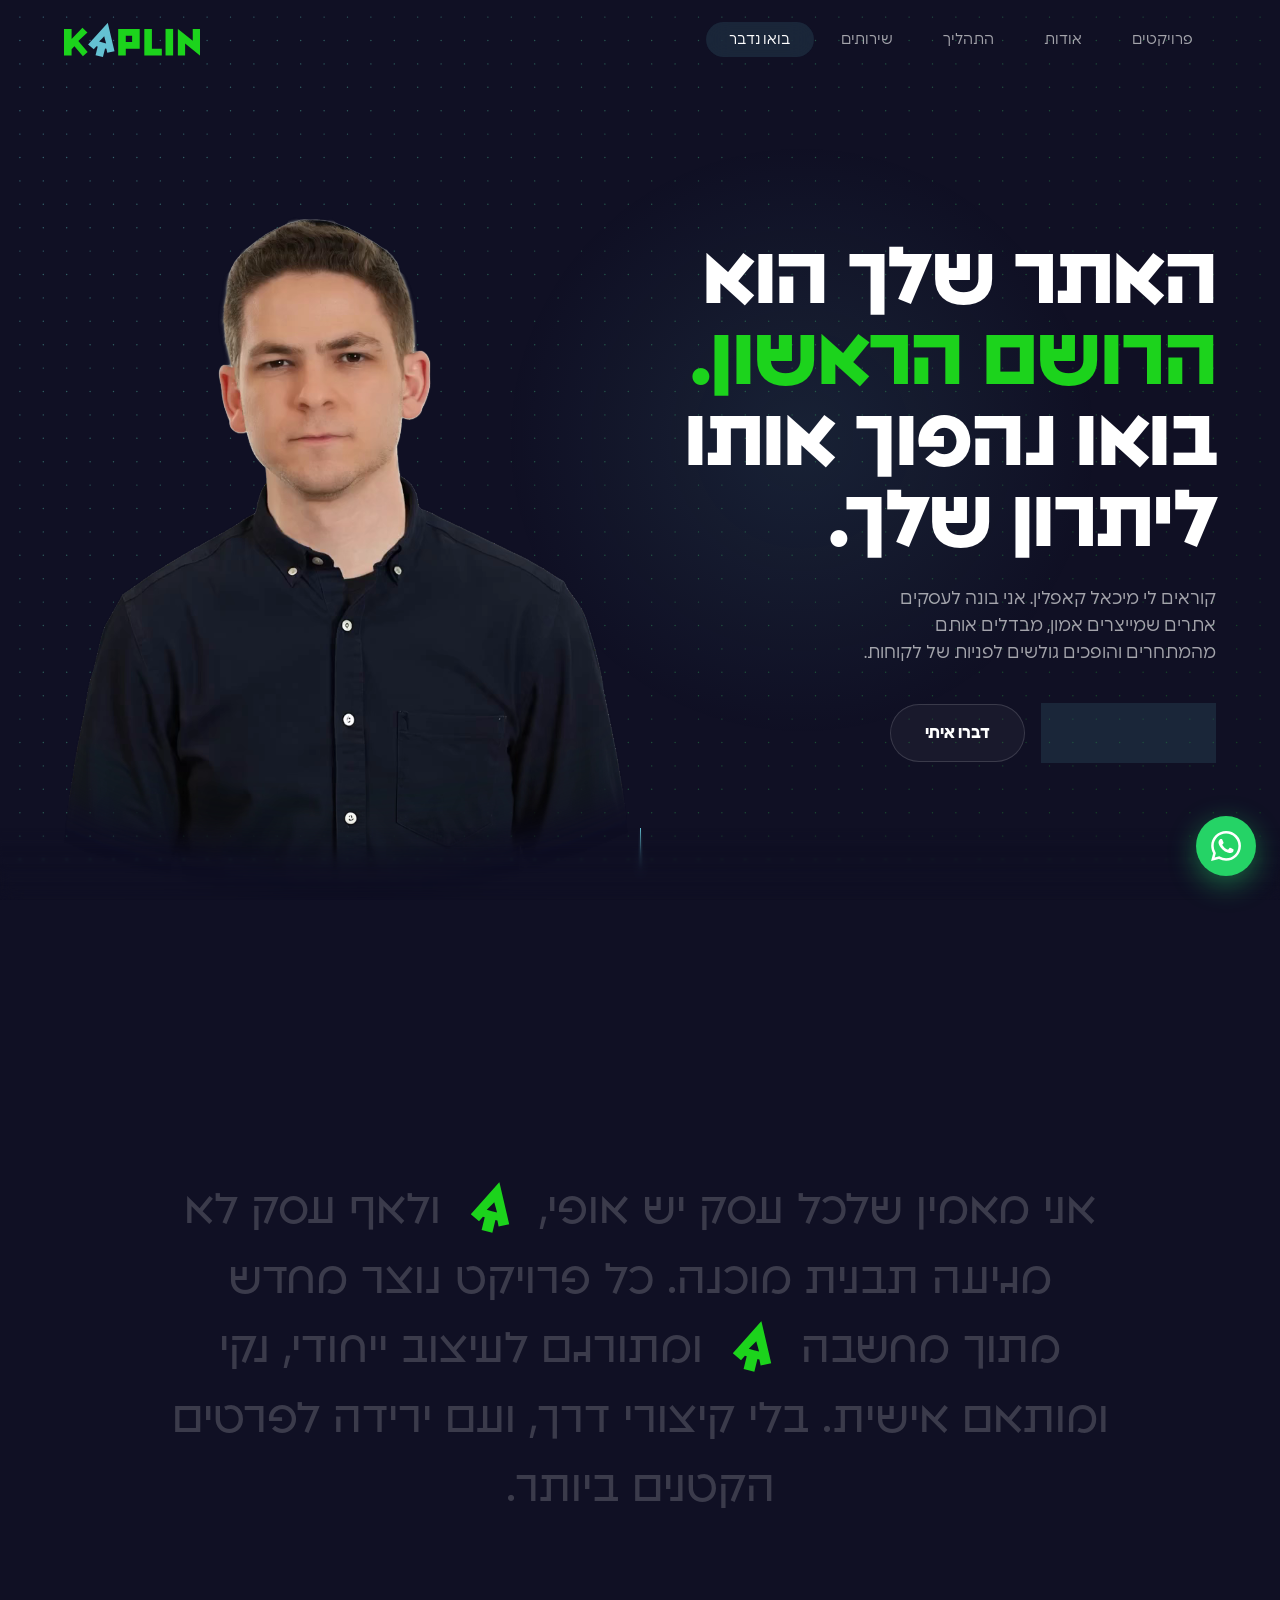
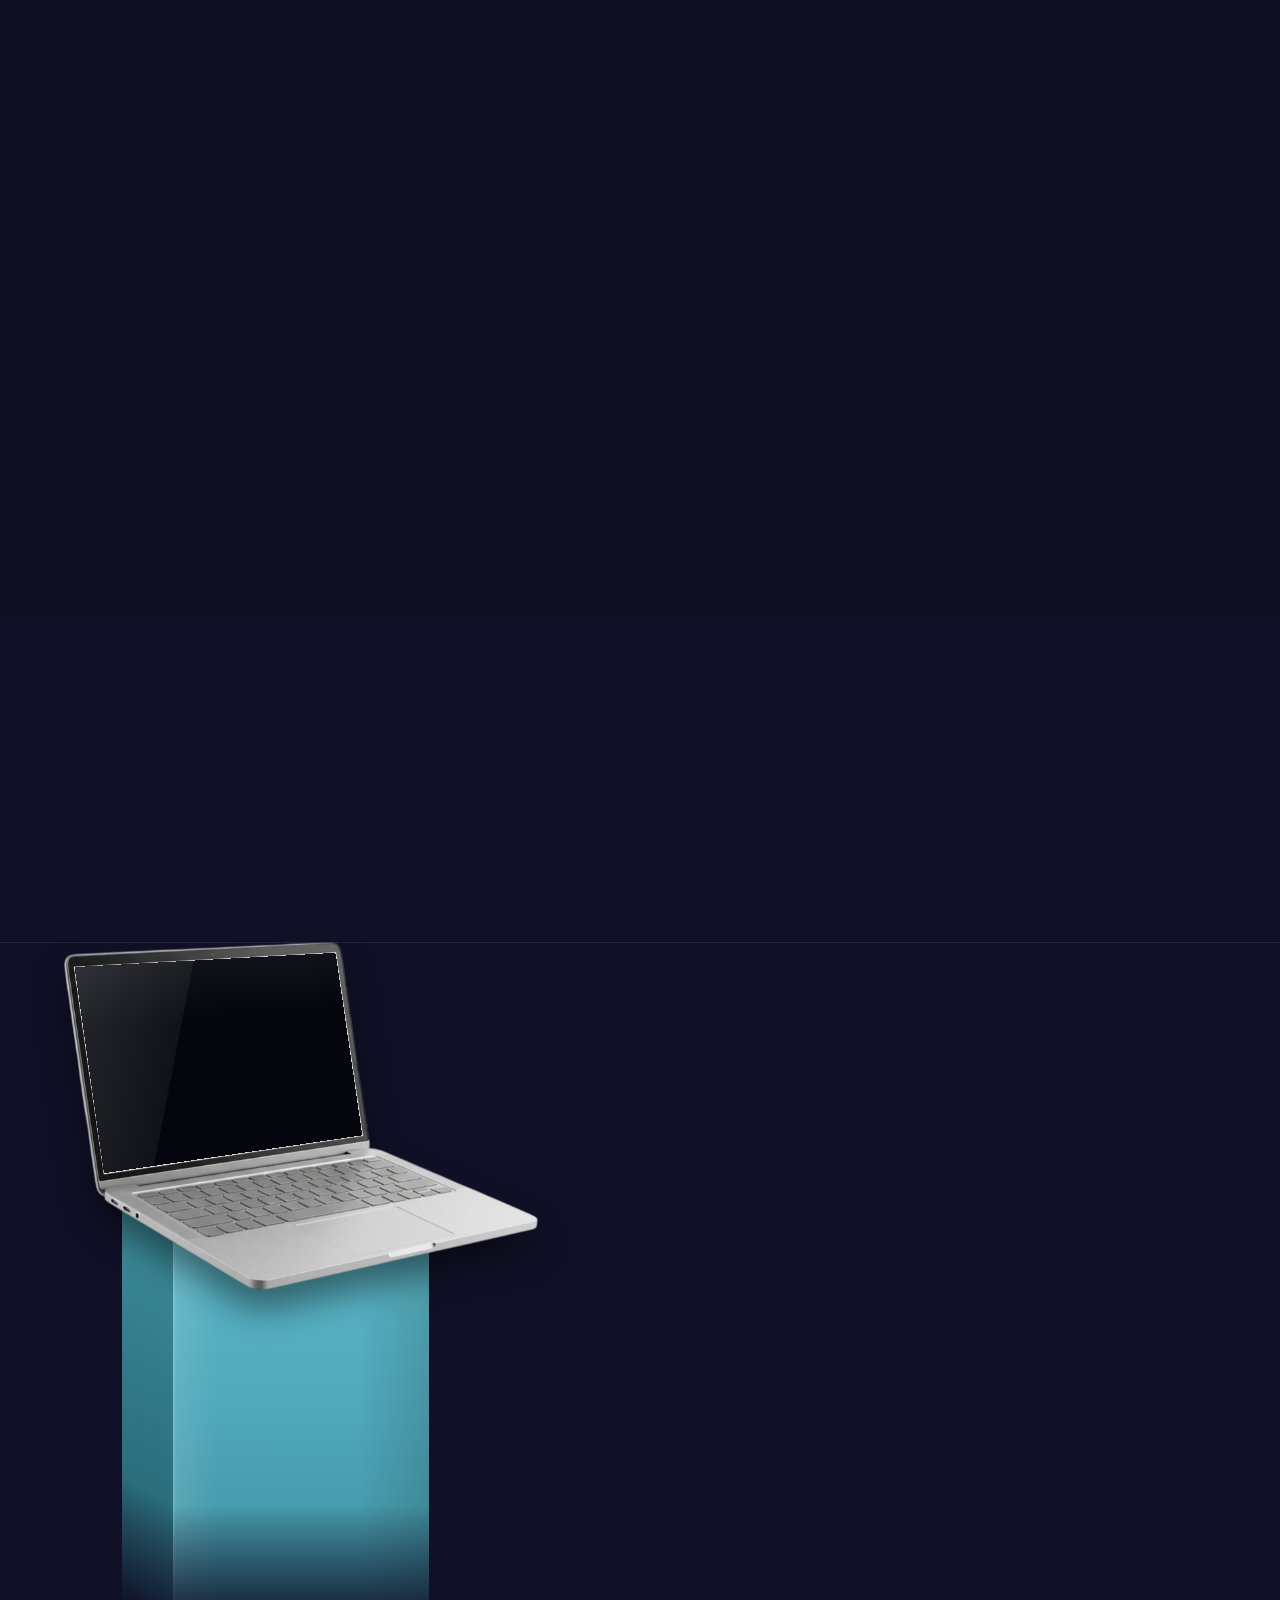
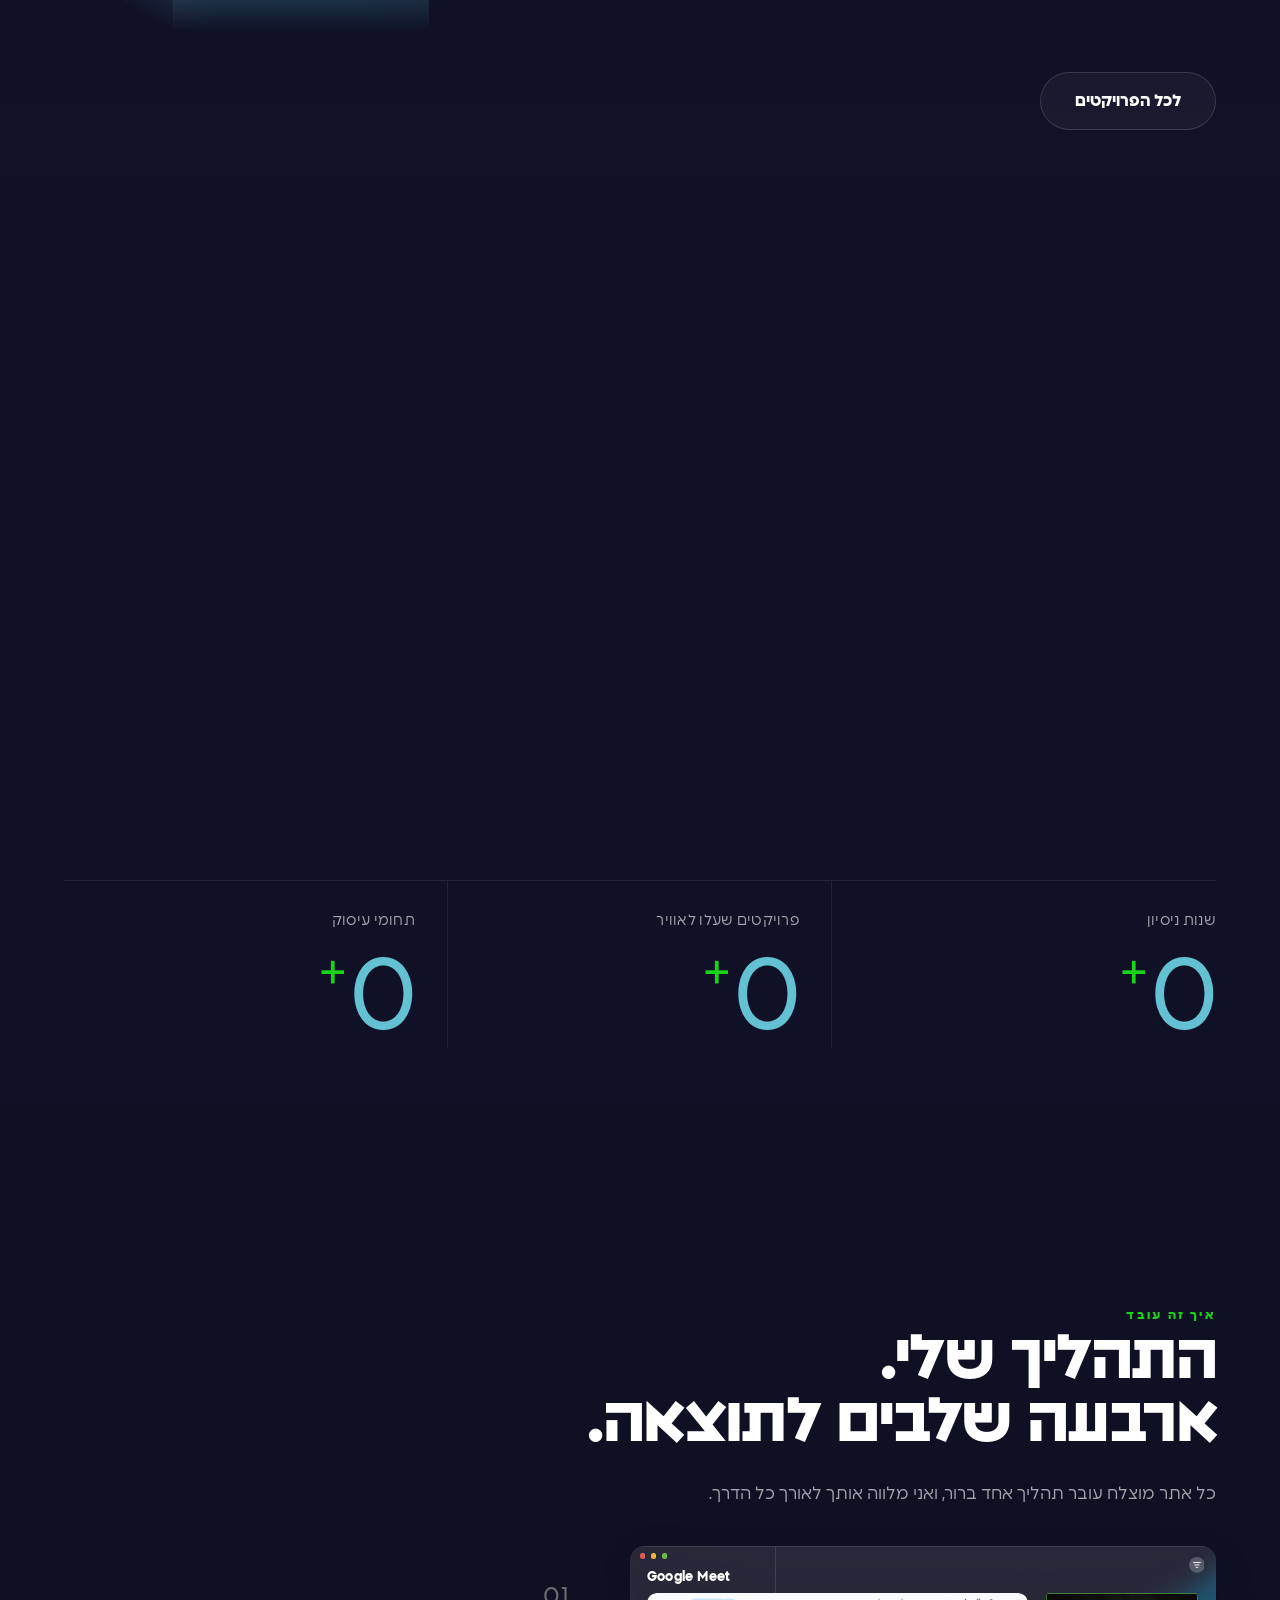
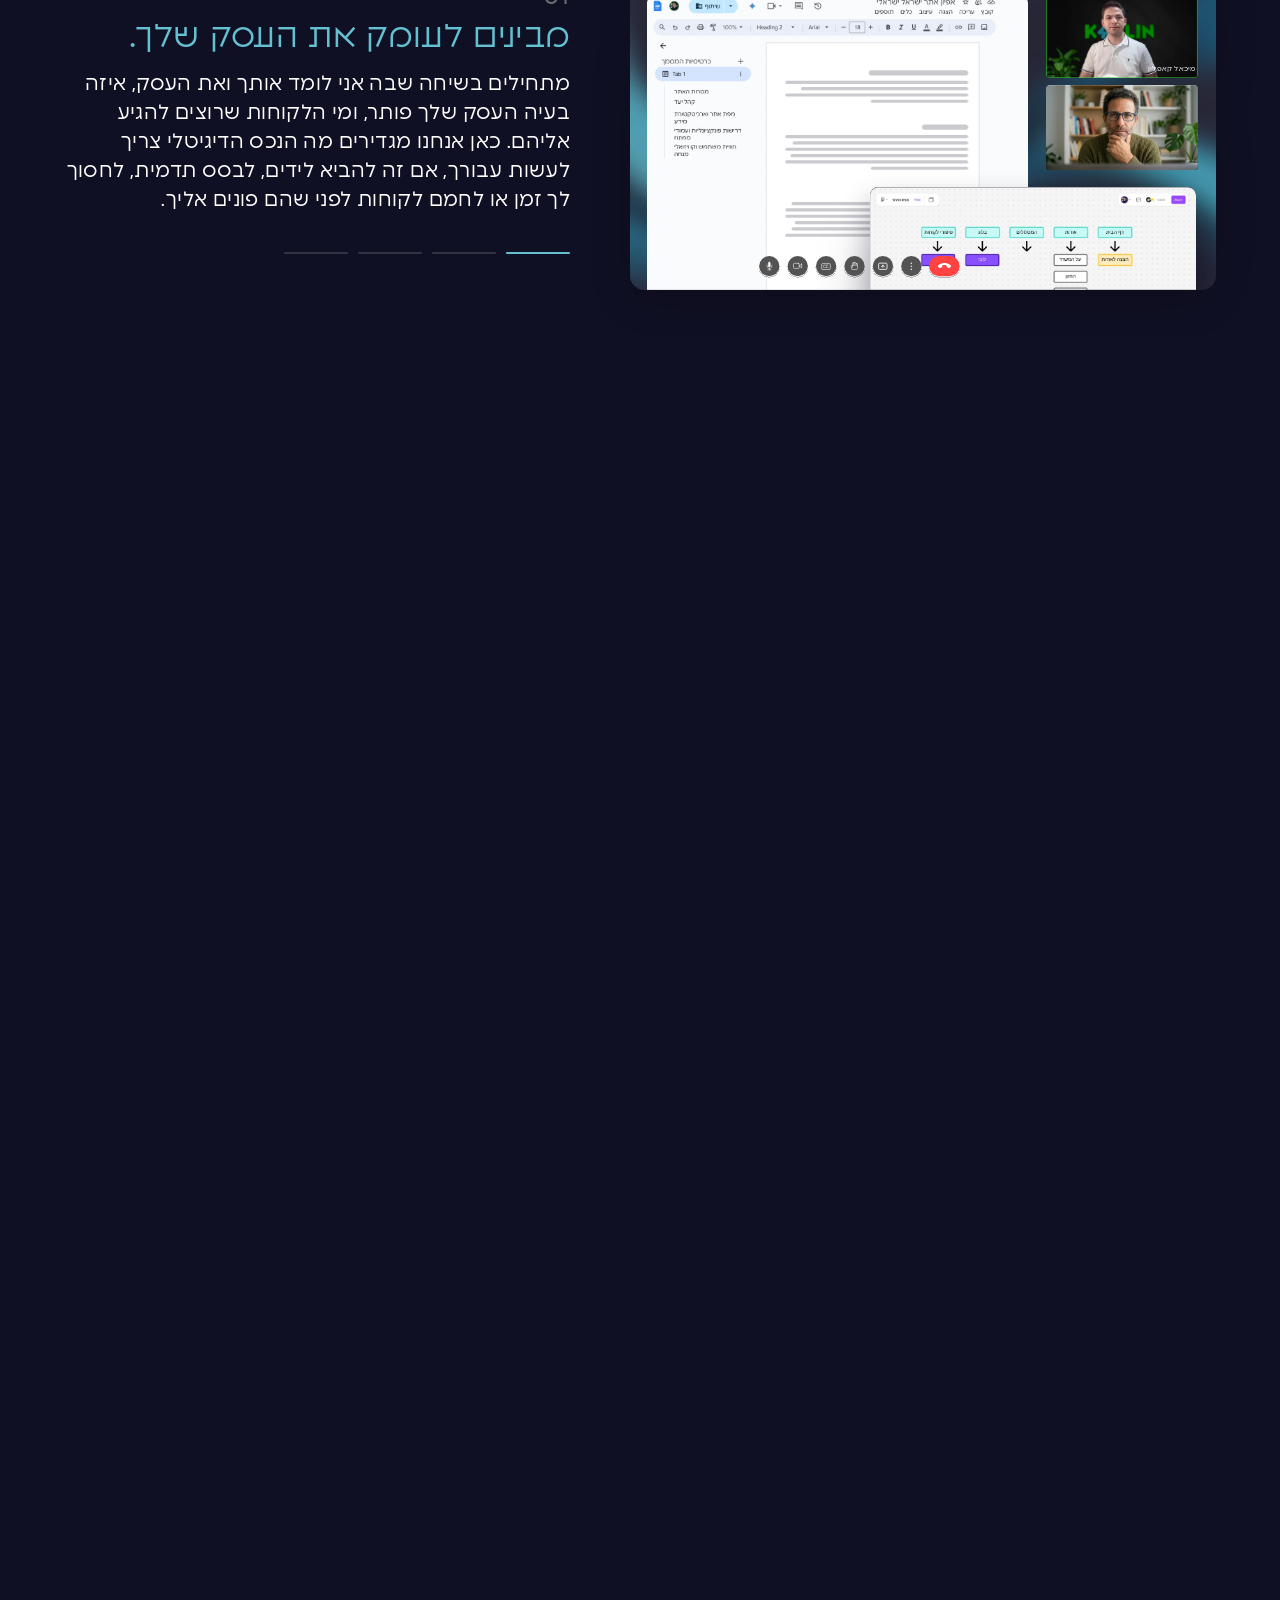
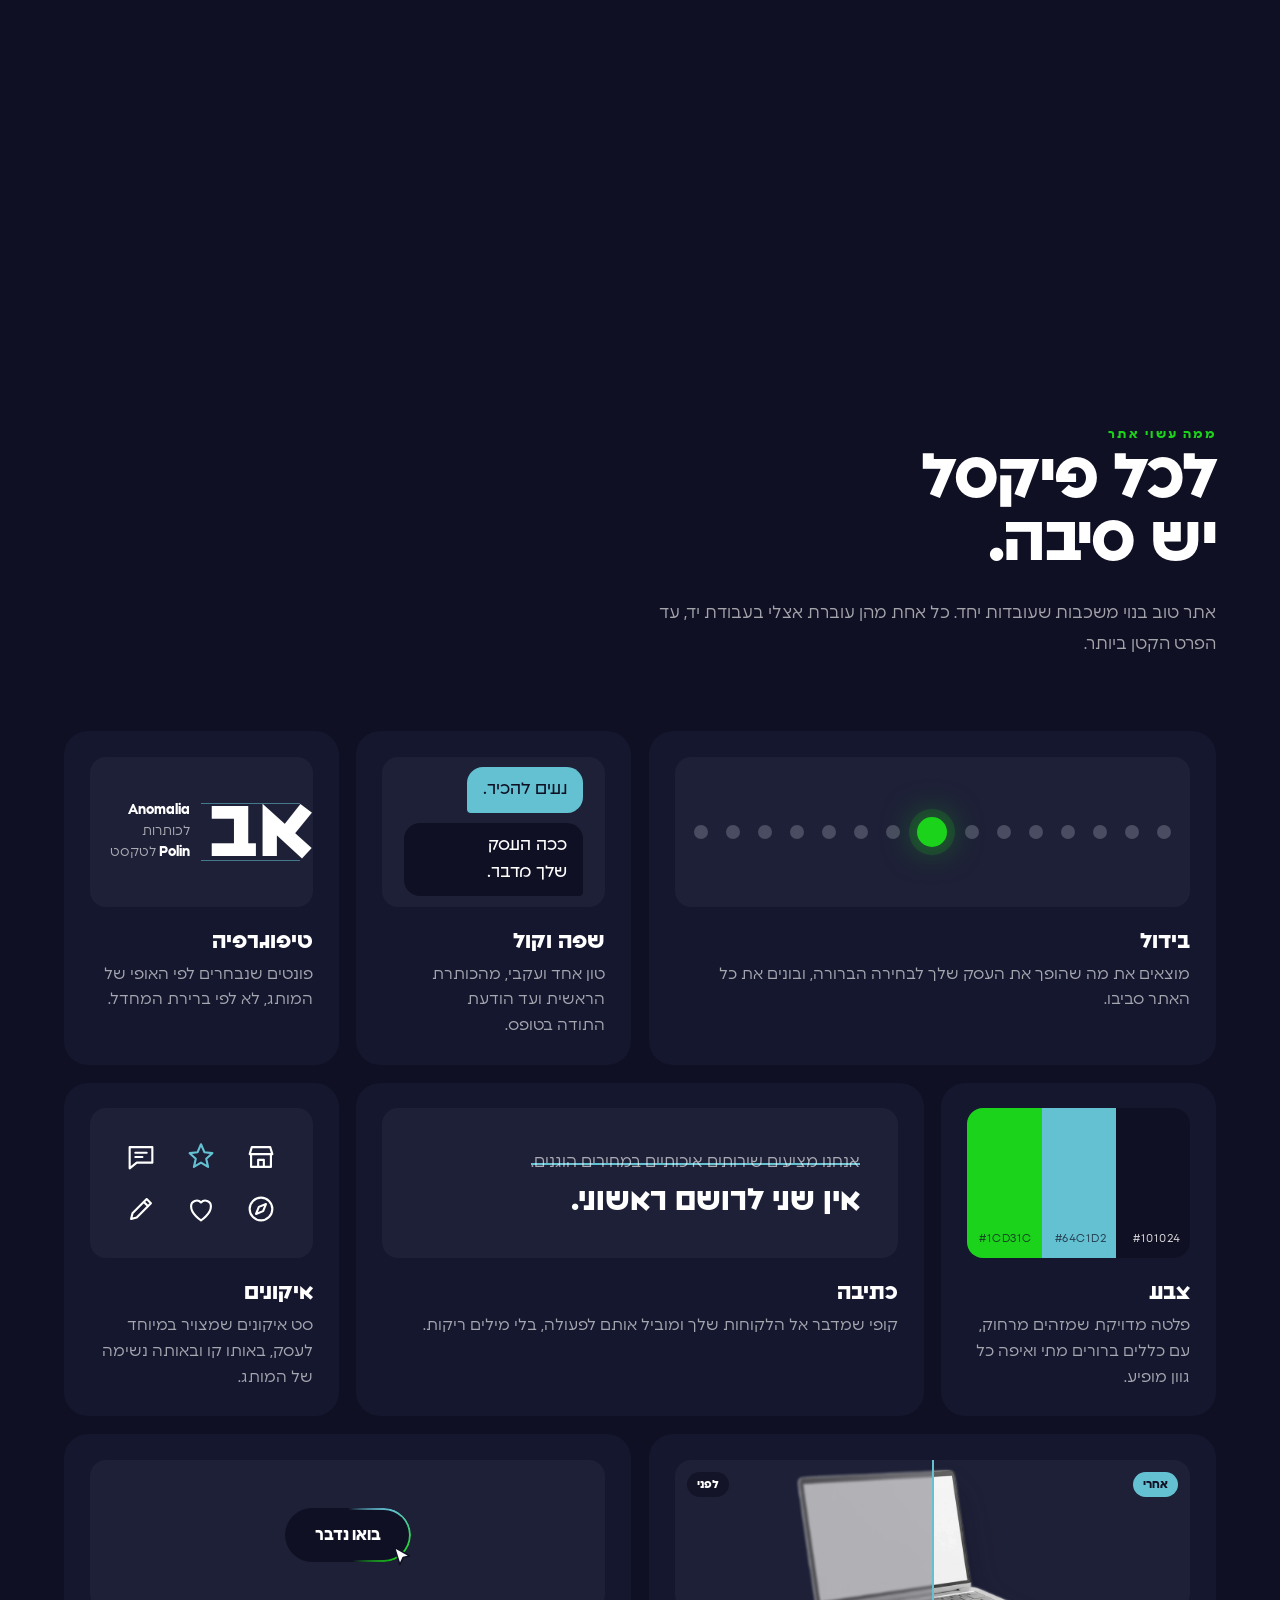
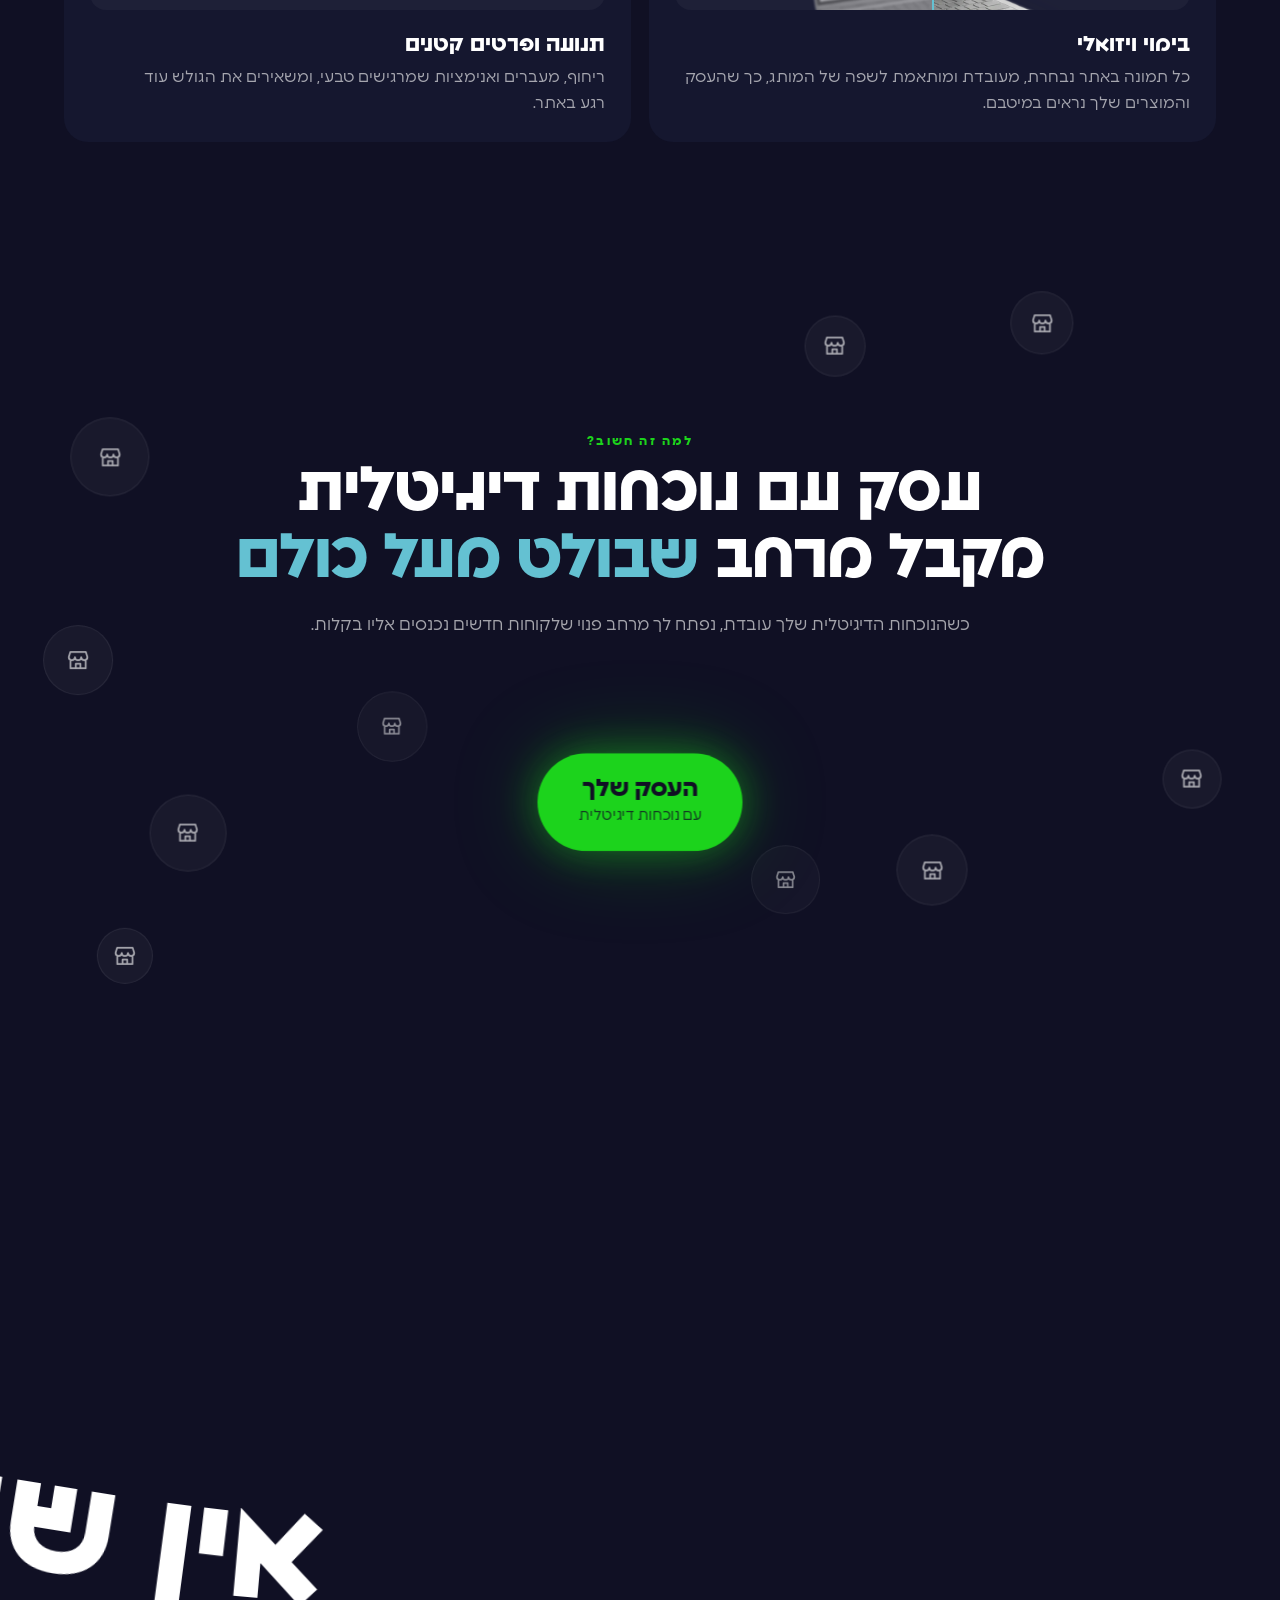
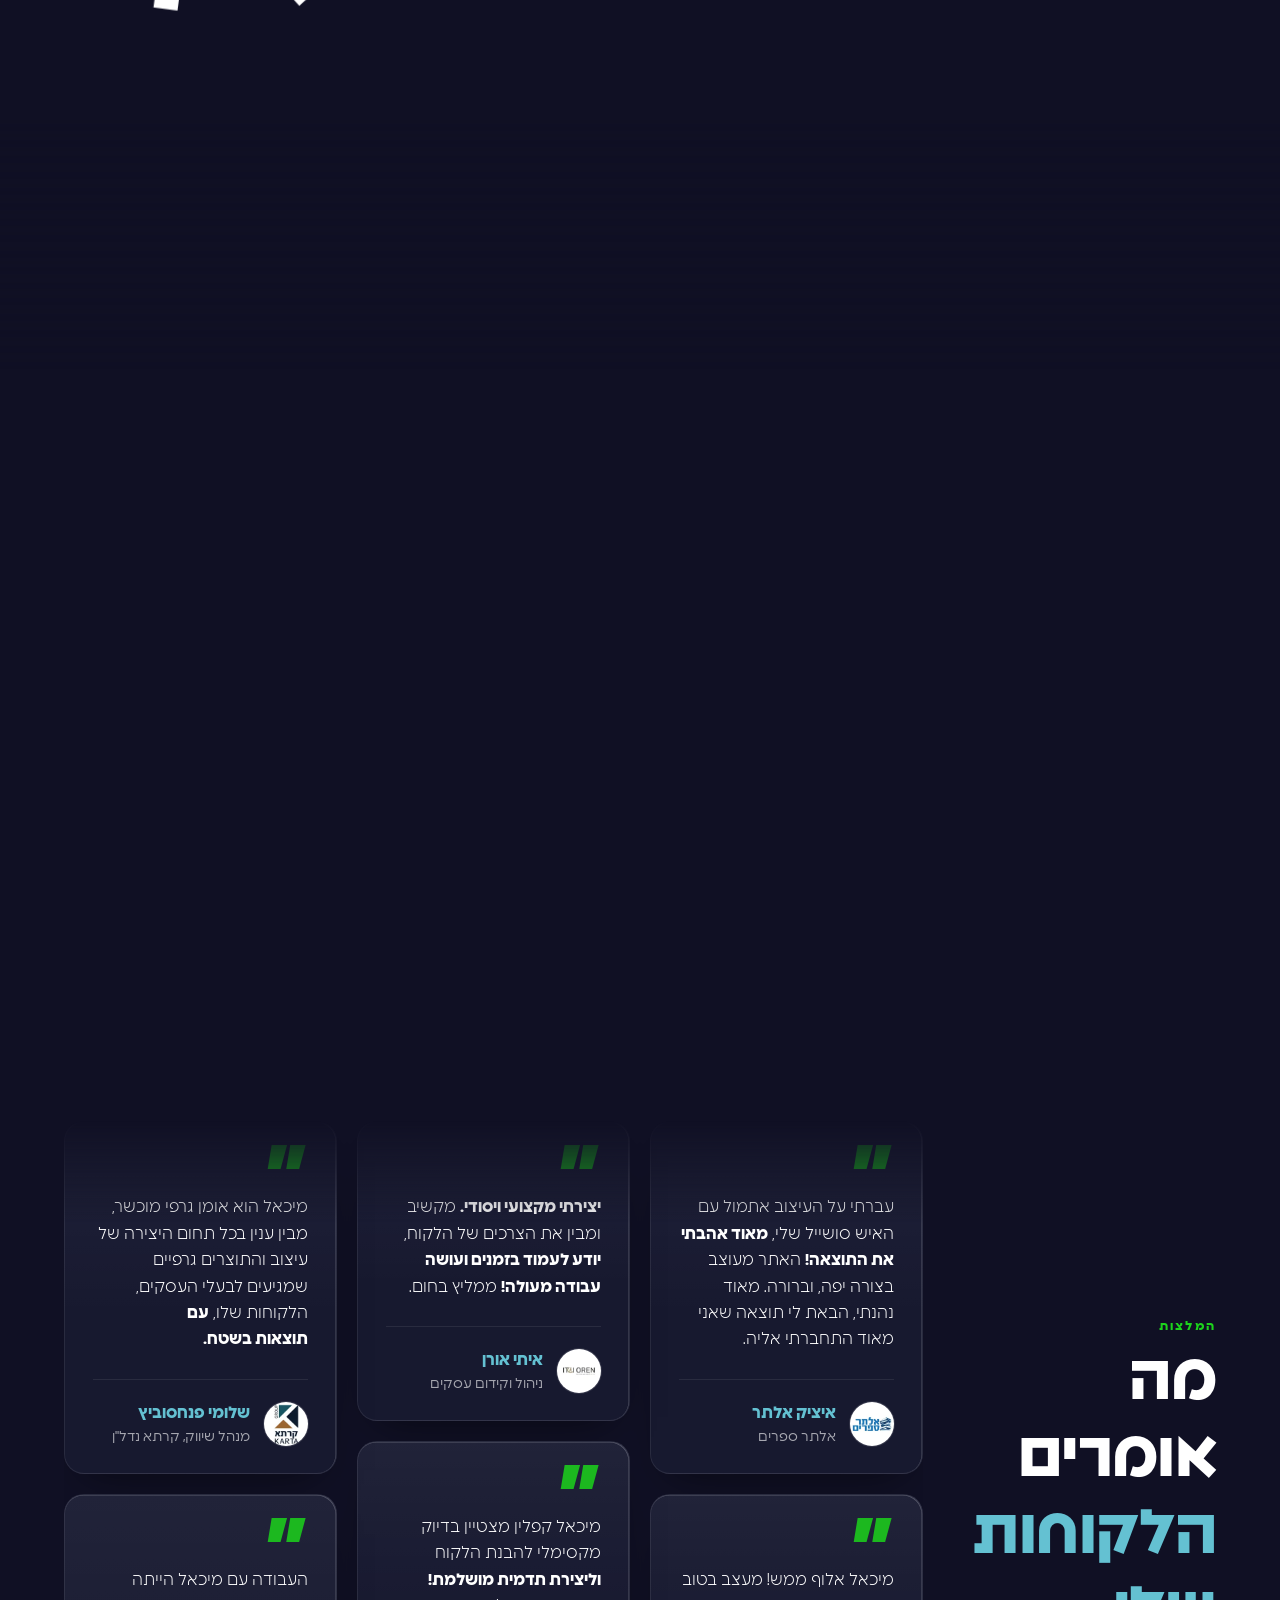
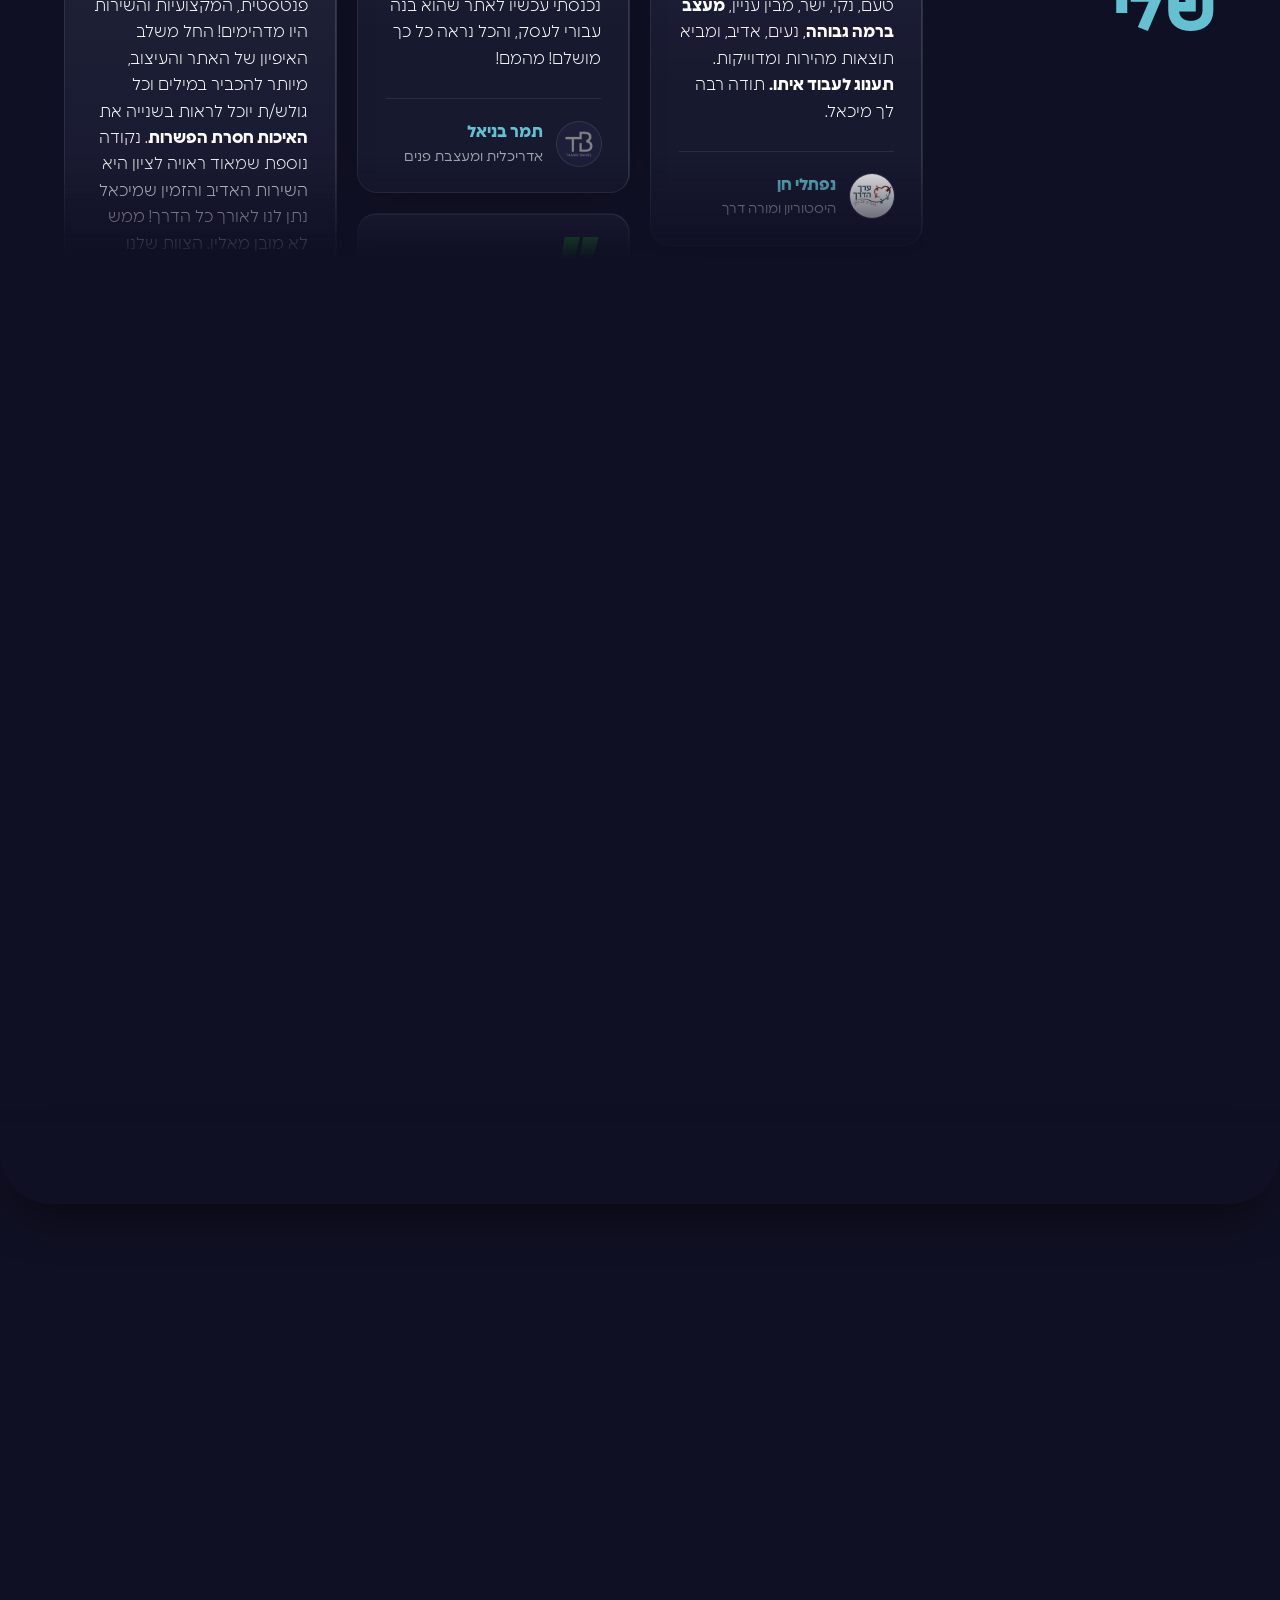
<file: index.html>
<!DOCTYPE html>
<html lang="he" dir="rtl">
<head>
  <meta charset="UTF-8" />
  <meta name="viewport" content="width=device-width, initial-scale=1, viewport-fit=cover, interactive-widget=resizes-content" />
  <meta name="theme-color" content="#101024" />
  <meta name="color-scheme" content="dark" />
  <title>מיכאל קאפלין | אפיון, עיצוב ופיתוח אתרים</title>
  <meta name="description" content="מיכאל קאפלין מתמחה באפיון, עיצוב ופיתוח אתרים. יוצר נוכחות דיגיטלית שמביאה תוצאות." />
  <link rel="icon" href="images/logo-icon.svg" type="image/svg+xml" />
  <link rel="preconnect" href="https://fonts.googleapis.com" />
  <link rel="preconnect" href="https://fonts.gstatic.com" crossorigin />
  <link href="https://fonts.googleapis.com/css2?family=Heebo:wght@300;400;500;600;700;800;900&display=swap" rel="stylesheet" />
  <link rel="preload" href="fonts/anomalia-bold-aaa.woff2" as="font" type="font/woff2" crossorigin />
  <script>if (/[?&]quotes\b/.test(location.search)) document.documentElement.classList.add("show-quotes"); if (/[?&]hero2\b/.test(location.search)) document.documentElement.classList.add("show-hero2");</script>
  <link rel="stylesheet" href="style.css?v=67" />
</head>
<body>

  <!-- NAVBAR -->
  <nav class="navbar" id="navbar">
    <div class="nav-container">
      <ul class="nav-links">
        <li><a href="#portfolio">פרויקטים</a></li>
        <li><a href="#about">אודות</a></li>
        <li><a href="#services">התהליך</a></li>
        <li><a href="#craft">שירותים</a></li>
        <li><a href="#contact" class="nav-cta">בואו נדבר</a></li>
      </ul>
      <button class="nav-toggle" id="navToggle" aria-label="תפריט">
        <span></span><span></span><span></span>
      </button>
      <a href="#hero" class="nav-logo" aria-label="מיכאל קאפלין">
        <img src="images/logo-full.svg" alt="מיכאל קאפלין" class="nav-logo-img" />
      </a>
    </div>
  </nav>

  <!-- PAGE — everything that scrolls over the footer. clip-path keeps the
       fixed dot field / page tone inside it, so when the page slides away at
       the end the footer behind it is revealed (curtain). -->
  <main class="page">
  <!-- GLOBAL DOT-FIELD BACKGROUND -->
  <div id="dot-field-bg"></div>
  <!-- page tone: the concrete grey that fades over the dot field while a
       light section owns the screen ("COLOR ZONES — PAGE THEME") -->
  <div class="page-tone" aria-hidden="true"></div>


  <!-- HERO -->
  <section class="hero" id="hero">
    <div class="hero-bg">
      <div class="hero-glow"></div>
    </div>
    <div class="container hero-content">
      <div class="hero-inner">
        <div class="hero-text">
          <h1 class="hero-title">
            האתר שלך הוא<br />
            <span class="hero-highlight">הרושם הראשון.</span><br />
            בואו נהפוך&nbsp;אותו<br />
            <span class="hero-name">ליתרון&nbsp;שלך.</span>
          </h1>
          <p class="hero-desc">
            קוראים לי מיכאל קאפלין. אני בונה לעסקים אתרים שמייצרים אמון,
            מבדלים אותם מהמתחרים והופכים גולשים לפניות של לקוחות.
          </p>
          <div class="hero-actions">
            <a href="#portfolio" class="btn btn-primary">הפרויקטים שלי</a>
            <a href="#contact" class="btn btn-ghost">דברו איתי</a>
          </div>
          <div class="pq pq-rotator" aria-label="המלצות לקוחות"><span class="pq-stars" aria-label="5 כוכבים">★★★★★</span><div class="pq-track"><figure class="pq-slide is-on"><img class="pq-av" src="images/testimonials/israel-ziskind.webp" alt="" width="36" height="36" loading="lazy" /><div class="pq-body"><blockquote class="pq-text">״משפיע על המבקרים ויוצר רושם של עסק רציני ומוביל.״</blockquote><figcaption><b>ישראל זיסקינד</b>, עורך דין</figcaption></div></figure><figure class="pq-slide"><img class="pq-av" src="images/testimonials/alter.webp" alt="" width="36" height="36" loading="lazy" /><div class="pq-body"><blockquote class="pq-text">״האתר מעוצב בצורה יפה וברורה, מאוד התחברתי לתוצאה.״</blockquote><figcaption><b>איציק אלתר</b>, אלתר ספרים</figcaption></div></figure><figure class="pq-slide"><img class="pq-av" src="images/testimonials/karta.webp" alt="" width="36" height="36" loading="lazy" /><div class="pq-body"><blockquote class="pq-text">״אומן גרפי מוכשר, עם תוצאות בשטח.״</blockquote><figcaption><b>שלומי פנחסוביץ</b>, קרתא נדל"ן</figcaption></div></figure><figure class="pq-slide"><img class="pq-av" src="images/testimonials/naftali-chen.webp" alt="" width="36" height="36" loading="lazy" /><div class="pq-body"><blockquote class="pq-text">״מביא תוצאות מהירות ומדויקות. תענוג לעבוד איתו.״</blockquote><figcaption><b>נפתלי חן</b>, לקוח</figcaption></div></figure></div></div>
        </div>
        <div class="hero-image-wrap">
          <div class="hero-photo">
            <img
              src="images/miki-hero.png"
              alt="מיכאל קאפלין"
              class="hero-photo-img"
            />
            <video
              class="hero-live"
              data-src="images/video/hero-live-2"
              muted
              playsinline
              preload="none"
              aria-hidden="true"
            ></video>
          </div>
          <!-- HERO SHOWCASE (preview: ?hero2): a small screen beside Michael
               that cycles through the projects, with story-style progress bars -->
          <div class="hero-showcase" aria-hidden="true">
            <div class="hs-screen"><img class="hs-shot is-on" src="images/portfolio/shimony-poster.webp" alt="" width="1280" height="690" decoding="async" data-name="משרד שמעוני" /><img class="hs-shot" src="images/portfolio/tamar-baniel-poster.webp" alt="" width="1280" height="690" loading="lazy" decoding="async" data-name="תמר בניאל" /><img class="hs-shot" src="images/portfolio/ziskind-poster.webp" alt="" width="1280" height="690" loading="lazy" decoding="async" data-name="עו"ד ישראל זיסקינד" /><img class="hs-shot" src="images/portfolio/lishkatoanim-poster.webp" alt="" width="1280" height="690" loading="lazy" decoding="async" data-name="לשכת הטוענים הרבניים" /><img class="hs-shot" src="images/portfolio/element-poster.webp" alt="" width="1280" height="690" loading="lazy" decoding="async" data-name="סילימנט" /></div>
            <div class="hs-meta"><span class="hs-name">משרד שמעוני</span><span class="hs-bars"><i></i><i></i><i></i><i></i><i></i></span></div>
          </div>
        </div>
      </div>
      <div class="hero-scroll"><span></span></div>
    </div>
  </section>

  <!-- STATEMENT -->
  <section class="tone-light statement">
    <div class="container">
      <p class="statement-text">
        אני מאמין שלכל עסק יש אופי,
        <img src="images/logo-icon.svg" alt="" class="statement-avatar" />
        ולאף עסק לא מגיעה תבנית מוכנה. כל פרויקט נוצר מחדש מתוך מחשבה
        <img src="images/logo-icon.svg" alt="" class="statement-avatar" />
        ומתורגם לעיצוב ייחודי, נקי ומותאם אישית. בלי קיצורי דרך,
        ועם ירידה לפרטים הקטנים ביותר.
      </p>
    </div>
  </section>

  <!-- CLIENTS — three full-bleed rows of client logos (from mkaplin.com) that
       glide sideways with the page scroll, alternating directions, each
       easing after the scroll ("CLIENTS — SCROLL-LINKED ROWS") -->
  <section class="tone-light clients" aria-label="עסקים שעבדו איתי">
    <div class="clients-marquee">
      <div class="cl-row" data-dir="1" data-speed="0.28">
        <ul class="cl-track">
          <li><img src="images/clients/wst.webp" alt="WST" width="135" height="85" loading="lazy" /></li>
          <li><img src="images/clients/alter.webp" alt="אלתר ספרים" width="182" height="63" loading="lazy" /></li>
          <li><img src="images/clients/dimri-investments.webp" alt="דימרי השקעות" width="66" height="88" loading="lazy" /></li>
          <li><img src="images/clients/chinuch-labina.webp" alt="חינוך לבינה" width="146" height="78" loading="lazy" /></li>
          <li><img src="images/clients/yoter-nadlan.webp" alt="יותר נדל&quot;ן משכל" width="191" height="60" loading="lazy" /></li>
          <li><img src="images/clients/lidor-barel.webp" alt="לידור בראל" width="230" height="44" loading="lazy" /></li>
          <li><img src="images/clients/lechatchila.webp" alt="לכתחילה" width="161" height="71" loading="lazy" /></li>
          <li><img src="images/clients/lishkat-hatoanim.webp" alt="לשכת הטוענים הרבניים" width="177" height="65" loading="lazy" /></li>
          <li><img src="images/clients/birnbaum-dimentman.webp" alt="בירנבאום דימנטמן, משרד עורכי דין" width="211" height="54" loading="lazy" /></li>
          <li><img src="images/clients/israel-ziskind.webp" alt="עו&quot;ד ישראל זיסקינד" width="230" height="28" loading="lazy" /></li>
          <li><img src="images/clients/wolfeld-group.webp" alt="קבוצת וולפלד" width="226" height="51" loading="lazy" /></li>
          <li><img src="images/clients/karta.webp" alt="קרתא" width="184" height="62" loading="lazy" /></li>
          <li><img src="images/clients/shimony.webp" alt="Shimony House of Finance" width="188" height="61" loading="lazy" /></li>
          <li><img src="images/clients/tevua.webp" alt="תבואה השקעות נדל&quot;ן" width="146" height="78" loading="lazy" /></li>
          <li><img src="images/clients/tamar-baniel.webp" alt="תמר בניאל" width="96" height="88" loading="lazy" /></li>
        </ul>
      </div>
      <div class="cl-row" aria-hidden="true" data-dir="-1" data-speed="0.4">
        <ul class="cl-track">
          <li><img src="images/clients/lishkat-hatoanim.webp" alt="לשכת הטוענים הרבניים" width="177" height="65" loading="lazy" /></li>
          <li><img src="images/clients/dimri-investments.webp" alt="דימרי השקעות" width="66" height="88" loading="lazy" /></li>
          <li><img src="images/clients/shimony.webp" alt="Shimony House of Finance" width="188" height="61" loading="lazy" /></li>
          <li><img src="images/clients/wst.webp" alt="WST" width="135" height="85" loading="lazy" /></li>
          <li><img src="images/clients/israel-ziskind.webp" alt="עו&quot;ד ישראל זיסקינד" width="230" height="28" loading="lazy" /></li>
          <li><img src="images/clients/yoter-nadlan.webp" alt="יותר נדל&quot;ן משכל" width="191" height="60" loading="lazy" /></li>
          <li><img src="images/clients/tamar-baniel.webp" alt="תמר בניאל" width="96" height="88" loading="lazy" /></li>
          <li><img src="images/clients/alter.webp" alt="אלתר ספרים" width="182" height="63" loading="lazy" /></li>
          <li><img src="images/clients/karta.webp" alt="קרתא" width="184" height="62" loading="lazy" /></li>
          <li><img src="images/clients/lechatchila.webp" alt="לכתחילה" width="161" height="71" loading="lazy" /></li>
          <li><img src="images/clients/chinuch-labina.webp" alt="חינוך לבינה" width="146" height="78" loading="lazy" /></li>
          <li><img src="images/clients/tevua.webp" alt="תבואה השקעות נדל&quot;ן" width="146" height="78" loading="lazy" /></li>
          <li><img src="images/clients/birnbaum-dimentman.webp" alt="בירנבאום דימנטמן, משרד עורכי דין" width="211" height="54" loading="lazy" /></li>
          <li><img src="images/clients/lidor-barel.webp" alt="לידור בראל" width="230" height="44" loading="lazy" /></li>
          <li><img src="images/clients/wolfeld-group.webp" alt="קבוצת וולפלד" width="226" height="51" loading="lazy" /></li>
        </ul>
      </div>
      <div class="cl-row" aria-hidden="true" data-dir="1" data-speed="0.22">
        <ul class="cl-track">
          <li><img src="images/clients/karta.webp" alt="קרתא" width="184" height="62" loading="lazy" /></li>
          <li><img src="images/clients/lidor-barel.webp" alt="לידור בראל" width="230" height="44" loading="lazy" /></li>
          <li><img src="images/clients/wst.webp" alt="WST" width="135" height="85" loading="lazy" /></li>
          <li><img src="images/clients/tevua.webp" alt="תבואה השקעות נדל&quot;ן" width="146" height="78" loading="lazy" /></li>
          <li><img src="images/clients/chinuch-labina.webp" alt="חינוך לבינה" width="146" height="78" loading="lazy" /></li>
          <li><img src="images/clients/birnbaum-dimentman.webp" alt="בירנבאום דימנטמן, משרד עורכי דין" width="211" height="54" loading="lazy" /></li>
          <li><img src="images/clients/tamar-baniel.webp" alt="תמר בניאל" width="96" height="88" loading="lazy" /></li>
          <li><img src="images/clients/lechatchila.webp" alt="לכתחילה" width="161" height="71" loading="lazy" /></li>
          <li><img src="images/clients/alter.webp" alt="אלתר ספרים" width="182" height="63" loading="lazy" /></li>
          <li><img src="images/clients/wolfeld-group.webp" alt="קבוצת וולפלד" width="226" height="51" loading="lazy" /></li>
          <li><img src="images/clients/yoter-nadlan.webp" alt="יותר נדל&quot;ן משכל" width="191" height="60" loading="lazy" /></li>
          <li><img src="images/clients/shimony.webp" alt="Shimony House of Finance" width="188" height="61" loading="lazy" /></li>
          <li><img src="images/clients/dimri-investments.webp" alt="דימרי השקעות" width="66" height="88" loading="lazy" /></li>
          <li><img src="images/clients/israel-ziskind.webp" alt="עו&quot;ד ישראל זיסקינד" width="230" height="28" loading="lazy" /></li>
          <li><img src="images/clients/lishkat-hatoanim.webp" alt="לשכת הטוענים הרבניים" width="177" height="65" loading="lazy" /></li>
        </ul>
      </div>
    </div>
  </section>

  <!-- PORTFOLIO -->
  <section class="portfolio section" id="portfolio">
    <div class="container">
      <div class="section-header section-header--edit">
        <p class="section-label">יצירות נבחרות</p>
        <h2 class="section-title">תוצאות שמדברות<br />בעד עצמן</h2>
        <p class="section-sub">
          כל פרויקט הוא שותפות. הנה כמה מהדברים שבנינו יחד.
        </p>
        <figure class="pq"><img class="pq-av" src="images/testimonials/tamar-baniel.webp" alt="" width="36" height="36" loading="lazy" /><div class="pq-body"><span class="pq-stars" aria-label="5 כוכבים">★★★★★</span><blockquote class="pq-text">״נכנסתי לאתר שהוא בנה עבורי לעסק, והכל נראה כל כך מושלם!״</blockquote><figcaption><b>תמר בניאל</b>, אדריכלית ומעצבת פנים</figcaption></div></figure>
      </div>
      <!-- Hover-reveal project list: full-bleed rows; on hover a preview floats
           on the left, following the cursor vertically and swapping to the
           hovered project (mobile: inline thumbs). .work-shot is a placeholder
           until the screen recordings arrive. -->
      <div class="work">
        <ol class="work-list">
          <li class="work-row is-active" data-work="0">
            <a class="work-link" href="projects/shimony.html">
              <span class="work-main">
                <span class="work-name" data-text="משרד שמעוני">משרד שמעוני</span>
                <span class="work-desc">אתר מודרני למשרד רואי חשבון שמבסס מומחיות ומניע לקוחות פוטנציאליים ליצור קשר.</span>
              </span>
              <span class="work-meta">משרד רואי חשבון</span>
            </a>
            <div class="work-thumb" aria-hidden="true"><img class="work-poster" src="images/portfolio/shimony-poster.webp" alt="" loading="lazy" decoding="async" width="1280" height="690" /></div>
          </li>
          <li class="work-row" data-work="1">
            <a class="work-link" href="projects/tamar-baniel.html">
              <span class="work-main">
                <span class="work-name" data-text="תמר בניאל">תמר בניאל</span>
                <span class="work-desc">אתר תדמית למעצבת פנים ואדריכלית: עיצוב גריד מדויק לכל אורך האתר, הצגת פרויקטים ואזור בלוג מרשים.</span>
              </span>
              <span class="work-meta">סטודיו לעיצוב פנים ואדריכלות</span>
            </a>
            <div class="work-thumb" aria-hidden="true"><img class="work-poster" src="images/portfolio/tamar-baniel-poster.webp" alt="" loading="lazy" decoding="async" width="1280" height="690" /></div>
          </li>
          <li class="work-row" data-work="2">
            <a class="work-link" href="projects/ziskind.html">
              <span class="work-main">
                <span class="work-name" data-text="עו&quot;ד ישראל זיסקינד">עו"ד ישראל זיסקינד</span>
                <span class="work-desc">אתר תדמית יוקרתי למשרד עורך דין: חוויה נקייה ומכובדת שמאחדת תחומי עיסוק שונים ומבססת אמון מהרגע הראשון.</span>
              </span>
              <span class="work-meta">משרד עורך דין</span>
            </a>
            <div class="work-thumb" aria-hidden="true"><img class="work-poster" src="images/portfolio/ziskind-poster.webp" alt="" loading="lazy" decoding="async" width="1280" height="690" /></div>
          </li>
          <li class="work-row" data-work="3">
            <a class="work-link" href="projects/lishkatoanim.html">
              <span class="work-main">
                <span class="work-name" data-text="לשכת הטוענים הרבניים">לשכת הטוענים הרבניים</span>
                <span class="work-desc">מיתוג מחדש ובניית נוכחות דיגיטלית חדשה לארגון מקצועי מוביל: אתר שמשדר סמכות, נגישות ואמינות.</span>
              </span>
              <span class="work-meta">הכתובת למתדיינים ולמייצגים בבתי הדין</span>
            </a>
            <div class="work-thumb" aria-hidden="true"><img class="work-poster" src="images/portfolio/lishkatoanim-poster.webp" alt="" loading="lazy" decoding="async" width="1280" height="690" /></div>
          </li>
          <li class="work-row" data-work="4">
            <a class="work-link" href="projects/silyment.html">
              <span class="work-main">
                <span class="work-name" data-text="סילימנט">סילימנט</span>
                <span class="work-desc">אתר תדמית לחברת גבס ודקורציה, עם מערכת הדמיה שבה הלקוח מרכיב את התקרה שלו שלב אחר שלב ורואה את התוצאה בלייב.</span>
              </span>
              <span class="work-meta">חברת גבס ודקורציה</span>
            </a>
            <div class="work-thumb" aria-hidden="true"><img class="work-poster" src="images/portfolio/element-poster.webp" alt="" loading="lazy" decoding="async" width="1280" height="690" /></div>
          </li>
        </ol>
        <!-- fixed stand on the left: a tall narrow podium in tones of one
             color with a laptop on it; the laptop stays put and its screen
             shows the hovered project ("PORTFOLIO — LAPTOP STAND") -->
        <div class="work-stand" aria-hidden="true">
          <div class="stand-sticky">
            <div class="laptop">
              <div class="laptop-art">
                <img class="laptop-img" src="images/webp/laptop.webp" alt="" width="1400" height="1031" decoding="async" />
                <div class="laptop-screen">
                  <div class="laptop-view">
              <div class="work-preview-item is-active" data-work="0"><img class="work-poster" src="images/portfolio/shimony-poster.webp" alt="" loading="lazy" decoding="async" width="1280" height="690" /><video muted loop playsinline preload="none" data-src="images/portfolio/shimony"></video></div>
              <div class="work-preview-item" data-work="1"><img class="work-poster" src="images/portfolio/tamar-baniel-poster.webp" alt="" loading="lazy" decoding="async" width="1280" height="690" /><video muted loop playsinline preload="none" data-src="images/portfolio/tamar-baniel"></video></div>
              <div class="work-preview-item" data-work="2"><img class="work-poster" src="images/portfolio/ziskind-poster.webp" alt="" loading="lazy" decoding="async" width="1280" height="690" /><video muted loop playsinline preload="none" data-src="images/portfolio/ziskind"></video></div>
              <div class="work-preview-item" data-work="3"><img class="work-poster" src="images/portfolio/lishkatoanim-poster.webp" alt="" loading="lazy" decoding="async" width="1280" height="690" /><video muted loop playsinline preload="none" data-src="images/portfolio/lishkatoanim"></video></div>
              <div class="work-preview-item" data-work="4"><img class="work-poster" src="images/portfolio/element-poster.webp" alt="" loading="lazy" decoding="async" width="1280" height="690" /><video muted loop playsinline preload="none" data-src="images/portfolio/element"></video></div>
                  </div>
                </div>
              </div>
            </div>
            <div class="podium"><span class="podium-side"></span><span class="podium-front"></span></div>
          </div>
        </div>
      </div>
      <!-- future inner page listing every project -->
      <div class="work-more">
        <a href="projects.html" class="btn btn-ghost">לכל הפרויקטים</a>
      </div>
    </div>
  </section>

  <!-- ABOUT -->
  <section class="tone-light about section" id="about">
    <div class="container">
      <div class="about-grid">
        <div class="about-image-col">
          <div class="about-image-frame">
            <img
              src="images/miki-hero.png"
              alt="מיכאל קאפלין"
              class="about-photo"
              width="400"
              height="500"
            />
          </div>
        </div>
        <div class="about-text-col">
          <p class="section-label">מי אני</p>
          <h2 class="section-title">מאחורי כל אתר<br />עומד סיפור</h2>
          <p class="about-intro">
            קוראים לי מיכאל קאפלין,<br />
            ואני מעצב ובונה אתרים עם אופי.
          </p>
          <p class="about-lead">
            אני מאמין שאתר טוב הוא הרבה יותר מאוסף עמודים יפים. הוא הכלי החד ביותר שלך לבנות אמון, להעביר ערך ולהפוך מבקרים ללקוחות.
          </p>
          <p class="about-body">
            עם שנים של ניסיון בתחום, פיתחתי תהליך עבודה שמתחיל בהבנה עמוקה של העסק שלך ומסתיים בנוכחות דיגיטלית שמדברת בשפה של הלקוחות שלך.
            כל פרויקט מקבל ממני תשומת לב מלאה, מהאפיון הראשוני ועד להשקה הסופית.
          </p>
        </div>
      </div>
      <!-- numbers as a design element; script.js counts them up once in view
           (the final values are in the markup for no-JS / reduced motion) -->
      <dl class="about-stats">
        <div class="stat">
          <dt class="stat-label">שנות ניסיון</dt>
          <dd class="stat-num" dir="ltr"><span class="stat-sign">+</span><span class="stat-val" data-count="6">6</span></dd>
        </div>
        <div class="stat">
          <dt class="stat-label">פרויקטים שעלו לאוויר</dt>
          <dd class="stat-num" dir="ltr"><span class="stat-sign">+</span><span class="stat-val" data-count="35">35</span></dd>
        </div>
        <div class="stat">
          <dt class="stat-label">תחומי עיסוק</dt>
          <dd class="stat-num" dir="ltr"><span class="stat-sign">+</span><span class="stat-val" data-count="15">15</span></dd>
        </div>
      </dl>
    </div>
  </section>

  <!-- PULL QUOTE (preview: ?quotes) -->
  <aside class="pq-feature" aria-label="המלצה">
    <div class="container">
      <p class="pq-feature-head">״אתר שלא רק נראה נהדר, אלא גם עובד.״</p>
      <p class="pq-feature-text">רוצה להמליץ על מיכאל שעיצב לי אתר נדל"ן ברמה גבוהה במיוחד. האתר לא רק נראה נהדר, אלא גם עובד בצורה חלקה ומותאם בדיוק לצרכים שלי. מיכאל הפגין מקצועיות, יצירתיות ויחס אישי לאורך כל הדרך.</p>
      <p class="pq-feature-by"><span class="pq-stars">★★★★★</span> <b>מיכאל זכאי</b>, אתר נדל"ן</p>
    </div>
  </aside>

  <!-- PROCESS -->
  <section class="process section" id="services">
    <div class="container">
      <div class="section-header section-header--edit">
        <p class="section-label">איך זה עובד</p>
        <h2 class="section-title">התהליך שלי.<br />ארבעה שלבים לתוצאה.</h2>
        <p class="section-sub">
          כל אתר מוצלח עובר תהליך אחד ברור, ואני מלווה אותך לאורך כל הדרך.
        </p>
        <figure class="pq"><img class="pq-av" src="images/testimonials/itai-oren.webp" alt="" width="36" height="36" loading="lazy" /><div class="pq-body"><span class="pq-stars" aria-label="5 כוכבים">★★★★★</span><blockquote class="pq-text">״מקשיב ומבין את הצרכים של הלקוח, יודע לעמוד בזמנים ועושה עבודה מעולה.״</blockquote><figcaption><b>איתי אורן</b>, ניהול וקידום עסקים</figcaption></div></figure>
      </div>

      <div class="process-rows">

        <div class="process-row" dir="ltr">
          <div class="process-text" dir="rtl">
            <span class="process-num">01</span>
            <h3 class="process-title">מבינים לעומק את העסק שלך.</h3>
            <p class="process-body">
              מתחילים בשיחה שבה אני לומד אותך ואת העסק, איזה בעיה העסק שלך פותר, ומי הלקוחות
              שרוצים להגיע אליהם. כאן אנחנו מגדירים מה הנכס הדיגיטלי צריך לעשות עבורך, אם זה
              להביא לידים, לבסס תדמית, לחסוך לך זמן או לחמם לקוחות לפני שהם פונים אליך.
            </p>
          </div>
          <!-- 01 — Figma "Google Meet" window (Figma node 1266:30492).
               Same 560×328.58 glass shell as 02; the app panels are Figma
               exports placed at their design-px coordinates. -->
          <div class="pwin-frame">
            <div class="pwin pwin--meet" dir="ltr">
              <img class="pwin-waves" src="images/webp/waves.webp" alt="" />
              <div class="pwin-main"></div>
              <div class="pwin-side"></div>
              <p class="pwin-title">Google Meet</p>
              <span class="pwin-lights"><i></i><i></i><i></i></span>
              <span class="pwin-menu" aria-hidden="true">
                <svg viewBox="0 0 16 16"><circle cx="8" cy="8" r="8" fill="rgba(255,255,255,0.22)"/><path d="M4.5 5.6h7M5.8 8h4.4M7 10.4h2" stroke="#fff" stroke-width="0.9" stroke-linecap="round"/></svg>
              </span>
              <div class="pw-layers" aria-hidden="true">
                <img class="pw-meet-tile pw-meet-tile--1" src="images/process/p01-tile1.webp" alt="" />
                <div class="pw-meet-doc">
                  <img src="images/process/p01-doc.webp" alt="" />
                  <!-- the brief "writes itself": Figma loop 1266:30788/30797/30808 -->
                  <div class="pw-meet-lines">
                    <img class="pw-meet-line pw-meet-line--1" src="images/process/p01-line1.svg" alt="" />
                    <img class="pw-meet-line pw-meet-line--2" src="images/process/p01-line2.svg" alt="" />
                    <img class="pw-meet-line pw-meet-line--3" src="images/process/p01-line3.svg" alt="" />
                  </div>
                </div>
                <p class="pw-meet-name pw-meet-name--1" dir="rtl">מיכאל קאפלין</p>
                <p class="pw-meet-name pw-meet-name--2" dir="rtl">ישראל ישראלי</p>
                <img class="pw-meet-figjam" src="images/process/p01-figjam.webp" alt="" />
                <img class="pw-meet-callbar" src="images/process/p01-callbar.svg" alt="" />
                <img class="pw-meet-tile pw-meet-tile--2" src="images/process/p01-tile2.webp" alt="" />
              </div>
            </div>
          </div>
        </div>

        <div class="process-row" dir="ltr">
          <div class="process-text" dir="rtl">
            <span class="process-num">02</span>
            <h3 class="process-title">מתרגמים את האסטרטגיה לחזותית.</h3>
            <p class="process-body">
              נהפוך את האפיון שלך לחזותי. ניצור את הויזואל והתחושה שישדרו בדיוק אותך. כל החלטה
              עיצובית נעשית מתוך מחשבה על המסר שאתה רוצה להעביר ועל מה שגורם ללקוח להישאר
              ולפנות אליך. אתה רואה ומאשר לפני שממשיכים.
            </p>
          </div>
          <!-- 02 — live recreation of the Figma "figma" window (Figma node 1266:31099).
               Coordinates are the design's own px inside a 560×328.58 window;
               script.js zooms .pwin to the column width. -->
          <div class="pwin-frame">
            <div class="pwin pwin--figma" dir="ltr">
              <img class="pwin-waves" src="images/webp/waves.webp" alt="" />
              <div class="pwin-main"></div>
              <div class="pwin-side"></div>
              <p class="pwin-title">figma</p>
              <span class="pwin-lights"><i></i><i></i><i></i></span>
              <span class="pwin-menu" aria-hidden="true">
                <svg viewBox="0 0 16 16"><circle cx="8" cy="8" r="8" fill="rgba(255,255,255,0.22)"/><path d="M4.5 5.6h7M5.8 8h4.4M7 10.4h2" stroke="#fff" stroke-width="0.9" stroke-linecap="round"/></svg>
              </span>

              <div class="fg" aria-hidden="true">
                <!-- top-left: main menu -->
                <div class="fg-logo">
                  <svg viewBox="0 0 38 57" class="fg-logo-mark"><path fill="#333" d="M19 28.5a9.5 9.5 0 1 1 19 0 9.5 9.5 0 0 1-19 0zM0 47.5A9.5 9.5 0 0 1 9.5 38H19v9.5a9.5 9.5 0 1 1-19 0zM19 0v19h9.5a9.5 9.5 0 1 0 0-19H19zM0 9.5A9.5 9.5 0 0 0 9.5 19H19V0H9.5A9.5 9.5 0 0 0 0 9.5zM0 28.5A9.5 9.5 0 0 0 9.5 38H19V19H9.5A9.5 9.5 0 0 0 0 28.5z"/></svg>
                  <svg viewBox="0 0 4 3" class="fg-chev"><path d="M.4.8 2 2.3 3.6.8" fill="none" stroke="#333" stroke-width=".5"/></svg>
                </div>

                <!-- top-right: avatar / present / share -->
                <div class="fg-topbar">
                  <img class="fg-avatar" src="images/miki-hero.png" alt="" />
                  <svg viewBox="0 0 16 16" class="fg-play"><path d="M6 4.8v6.4l5-3.2z" fill="none" stroke="#333" stroke-width=".7" stroke-linejoin="round"/></svg>
                  <span class="fg-share">Share</span>
                </div>

                <!-- left: pages + layers -->
                <div class="fg-left">
                  <div class="fg-tabs"><b>File</b><span>Assets</span></div>
                  <ul class="fg-pages" dir="rtl">
                    <li>דף הבית</li>
                    <li>אודות</li>
                    <li>השרותים</li>
                    <li>בלוג</li>
                    <li>עמוד יצירת קשר</li>
                    <li>השראות</li>
                  </ul>
                  <p class="fg-layers">Layers</p>
                  <p class="fg-layer">
                    <svg viewBox="0 0 6 6"><path d="M1.6.4v5.2M4.4.4v5.2M.4 1.6h5.2M.4 4.4h5.2" stroke="#333" stroke-width=".45"/></svg>
                    Freme
                  </p>
                </div>

                <!-- right: properties -->
                <div class="fg-right">
                  <div class="fg-tabs"><b>Design</b><span>Prototype</span><span>98%</span></div>
                  <p class="fg-prop-title">Background</p>
                  <div class="fg-prop-row">
                    <i class="fg-swatch"></i><span class="fg-hex">1CD31C</span><span class="fg-pct">100%</span>
                    <svg viewBox="0 0 12 12" class="fg-eye"><path d="M2.6 6s1.3-2.1 3.4-2.1S9.4 6 9.4 6 8.1 8.1 6 8.1 2.6 6 2.6 6z" fill="none" stroke="#333" stroke-width=".45"/><circle cx="6" cy="6" r=".9" fill="#333"/></svg>
                  </div>
                  <div class="fg-prop-row fg-prop-row--muted">
                    <span>Export</span>
                    <svg viewBox="0 0 12 12" class="fg-plus"><path d="M6 3.7v4.6M3.7 6h4.6" stroke="#333" stroke-width=".45"/></svg>
                  </div>
                </div>

                <!-- canvas: frame, palette, type scale -->
                <div class="fg-canvas"></div>

                <div class="fg-card fg-palette">
                  <div class="fg-row"><i style="--c:#1cd31c"></i><i style="--c:#3de53d"></i><i style="--c:#6aeb6a"></i><i style="--c:#97f197"></i><i style="--c:#c4f7c4"></i><i style="--c:#f1fdf1"></i></div>
                  <div class="fg-row"><i style="--c:#101024"></i><i style="--c:#1f1f47"></i><i style="--c:#2f2f6a"></i><i style="--c:#3f3f8d"></i><i style="--c:#4e4eb1"></i><i style="--c:#7272c0"></i><i style="--c:#9595d0"></i><i style="--c:#b8b8e0"></i><i style="--c:#dcdcef"></i></div>
                  <div class="fg-row"><i style="--c:#64c1d2"></i><i style="--c:#8cd1de"></i><i style="--c:#b4e1e9"></i><i style="--c:#b4e1e9"></i><i style="--c:#dbf1f5"></i></div>
                  <div class="fg-row"><i style="--c:#737373"></i><i style="--c:#8c8c8c"></i><i style="--c:#a6a6a6"></i><i style="--c:#bfbfbf"></i><i style="--c:#d9d9d9"></i></div>
                </div>

                <div class="fg-card fg-type" dir="rtl">
                  <div class="fg-type-group fg-type-xl"><p class="w2">כותרת ענק דק</p><p class="w4">כותרת ענק</p><p class="w9">כותרת ענק בולד</p></div>
                  <div class="fg-type-group fg-type-md"><p class="w2">כותרת משנה דק</p><p class="w4">כותרת משנה</p><p class="w9">כותרת משנה בולד</p></div>
                  <div class="fg-type-group fg-type-sm"><p class="w2">טקסט רץ דק</p><p class="w4">טקסט רץ</p><p class="w9">טקסט רץ בולד</p></div>
                  <p class="fg-type-xs w4">כפתורים</p>
                </div>

                <!-- bottom toolbar -->
                <div class="fg-toolbar">
                  <span class="fg-tool fg-tool--active"><svg viewBox="0 0 8 8"><path d="M2 1.4 6.4 3.6 4.4 4.2 3.6 6.3z" fill="#fff"/></svg><i></i></span>
                  <span class="fg-tool"><svg viewBox="0 0 8 8"><path d="M2.6 1.2v5.6M5.4 1.2v5.6M1.2 2.6h5.6M1.2 5.4h5.6" stroke="#333" stroke-width=".5"/></svg><i></i></span>
                  <span class="fg-tool"><svg viewBox="0 0 8 8"><rect x="1.7" y="1.7" width="4.6" height="4.6" fill="none" stroke="#333" stroke-width=".5"/></svg><i></i></span>
                  <span class="fg-tool"><svg viewBox="0 0 8 8"><path d="M4 1.4 6.2 5 4 6.6 1.8 5zM4 1.4V4.4" fill="none" stroke="#333" stroke-width=".5" stroke-linejoin="round"/></svg><i></i></span>
                  <span class="fg-tool fg-tool--plain"><svg viewBox="0 0 8 8"><path d="M2 2h4M4 2v4.2" stroke="#333" stroke-width=".55"/></svg></span>
                  <span class="fg-tool fg-tool--plain fg-tool--end"><svg viewBox="0 0 8 8"><path d="M4 1.6a2.4 2.4 0 1 1-1.9 3.9L1.6 6.6l.4-1.4A2.4 2.4 0 0 1 4 1.6z" fill="none" stroke="#333" stroke-width=".5" stroke-linejoin="round"/></svg></span>
                </div>

                <!-- animated: Michael's cursor drags the brand green onto the frame -->
                <i class="fg-drag-swatch"></i>
                <div class="fg-cursor">
                  <svg viewBox="0 0 6 6"><path d="M1 1 5 2.6 3.2 3.2 2.6 5z" fill="#0d99ff" stroke="#fff" stroke-width=".35" stroke-linejoin="round"/></svg>
                  <span dir="rtl">מיכאל</span>
                </div>
              </div>
            </div>
          </div>
        </div>

        <div class="process-row" dir="ltr">
          <div class="process-text" dir="rtl">
            <span class="process-num">03</span>
            <h3 class="process-title">בונים בכלים שמביאים תוצאה.</h3>
            <p class="process-body">
              ניתן חיים לסקיצות עם בנייה מותאמת בכלים הנכונים. בביצוע אקפיד על יצירת חווית
              משתמש חלקה ואינטואיטיבית, עם תשומת לב קפדנית לפרטים, שהנכס שלך לא רק יראה יפה,
              אלא גם מתפקד כמו שצריך בין סוגי מכשירים ופלטפורמות.
            </p>
          </div>
          <!-- 03 — Figma "Website Building" window (Figma node 1266:31265).
               Same 560×328.58 glass shell as 02; the app panels are Figma
               exports placed at their design-px coordinates. -->
          <div class="pwin-frame">
            <div class="pwin pwin--build" dir="ltr">
              <img class="pwin-waves" src="images/webp/waves.webp" alt="" />
              <div class="pwin-main"></div>
              <div class="pwin-side"></div>
              <p class="pwin-title">Website Building</p>
              <span class="pwin-lights"><i></i><i></i><i></i></span>
              <span class="pwin-menu" aria-hidden="true">
                <svg viewBox="0 0 16 16"><circle cx="8" cy="8" r="8" fill="rgba(255,255,255,0.22)"/><path d="M4.5 5.6h7M5.8 8h4.4M7 10.4h2" stroke="#fff" stroke-width="0.9" stroke-linecap="round"/></svg>
              </span>
              <div class="pw-layers" aria-hidden="true">
                <img class="pw-build-site" src="images/process/p03-site.webp" alt="" />
                <img class="pw-build-app" src="images/process/p03-app.webp" alt="" />
                <img class="pw-build-ic pw-build-ic--figma" src="images/process/ic-figma.svg" alt="" />
                <img class="pw-build-ic pw-build-ic--chatgpt" src="images/process/ic-chatgpt.svg" alt="" />
                <img class="pw-build-ic pw-build-ic--claude" src="images/process/ic-claude.svg" alt="" />
                <img class="pw-build-ic pw-build-ic--framer" src="images/process/ic-framer.svg" alt="" />
                <img class="pw-build-ic pw-build-ic--gemini" src="images/process/ic-gemini.webp" alt="" />
              </div>
            </div>
          </div>
        </div>

        <div class="process-row" dir="ltr">
          <div class="process-text" dir="rtl">
            <span class="process-num">04</span>
            <h3 class="process-title">עולים לאוויר עם הדרכה אישית.</h3>
            <p class="process-body">
              מעכשיו גם אתה חלק ביקום הדיגיטלי העצום! הנכס שלך עולה לאוויר ומתחיל לעבוד
              בשבילך. אני מעביר לך הדרכה אישית שתאפשר לך לנהל אותו בעצמך בביטחון, לעדכן
              תכנים ולהזין פרטים באופן עצמאי, כך שהשליטה נשארת בידיים שלך.
            </p>
          </div>
          <!-- 04 — Figma "WebSite" window (Figma node 1266:32965).
               Same 560×328.58 glass shell as 02; the app panels are Figma
               exports placed at their design-px coordinates. -->
          <div class="pwin-frame">
            <div class="pwin pwin--site" dir="ltr">
              <img class="pwin-waves" src="images/webp/waves.webp" alt="" />
              <div class="pwin-main"></div>
              <div class="pwin-side"></div>
              <p class="pwin-title">WebSite</p>
              <span class="pwin-lights"><i></i><i></i><i></i></span>
              <span class="pwin-menu" aria-hidden="true">
                <svg viewBox="0 0 16 16"><circle cx="8" cy="8" r="8" fill="rgba(255,255,255,0.22)"/><path d="M4.5 5.6h7M5.8 8h4.4M7 10.4h2" stroke="#fff" stroke-width="0.9" stroke-linecap="round"/></svg>
              </span>
              <div class="pw-layers" aria-hidden="true">
                <img class="pw-site-wp" src="images/process/p04-wp.webp" alt="" />
                <img class="pw-site-stats" src="images/process/p04-stats.webp" alt="" />
              </div>
            </div>
          </div>
        </div>

      </div>
    </div>
  </section>

  <!-- CRAFT — WHAT A SITE IS MADE OF: every layer of the work, each card
       showing the craft itself (a brand-board of specimens) -->
  <section class="tone-light craft section" id="craft">
    <div class="container">
      <div class="section-header section-header--edit">
        <p class="section-label">ממה עשוי אתר</p>
        <h2 class="section-title">לכל פיקסל<br />יש סיבה.</h2>
        <p class="section-sub">
          אתר טוב בנוי משכבות שעובדות יחד. כל אחת מהן עוברת אצלי בעבודת יד, עד הפרט הקטן ביותר.
        </p>
        <figure class="pq"><img class="pq-av" src="images/testimonials/yossi-yakab.webp" alt="" width="36" height="36" loading="lazy" /><div class="pq-body"><span class="pq-stars" aria-label="5 כוכבים">★★★★★</span><blockquote class="pq-text">״כל גולש יכול לראות בשנייה את האיכות חסרת הפשרות.״</blockquote><figcaption><b>יוסי יאקאב</b>, לשכת הטוענים הרבניים</figcaption></div></figure>
      </div>

      <ul class="craft-grid">
        <li class="craft-card craft-card--wide">
          <div class="craft-visual craft-v-diff" aria-hidden="true">
            <span></span><span></span><span></span><span></span><span></span><span></span><span></span>
            <span class="is-you"></span>
            <span></span><span></span><span></span><span></span><span></span><span></span><span></span>
          </div>
          <h3 class="craft-title">בידול</h3>
          <p class="craft-text">מוצאים את מה שהופך את העסק שלך לבחירה הברורה, ובונים את כל האתר סביבו.</p>
        </li>

        <li class="craft-card">
          <div class="craft-visual craft-v-voice" aria-hidden="true">
            <span class="craft-bubble">נעים להכיר.</span>
            <span class="craft-bubble craft-bubble--alt">ככה העסק שלך מדבר.</span>
          </div>
          <h3 class="craft-title">שפה וקול</h3>
          <p class="craft-text">טון אחד ועקבי, מהכותרת הראשית ועד הודעת התודה בטופס.</p>
        </li>

        <li class="craft-card">
          <div class="craft-visual craft-v-type" aria-hidden="true">
            <span class="craft-type-big">אב</span>
            <span class="craft-type-meta"><b>Anomalia</b> לכותרות<br /><b>Polin</b> לטקסט</span>
          </div>
          <h3 class="craft-title">טיפוגרפיה</h3>
          <p class="craft-text">פונטים שנבחרים לפי האופי של המותג, לא לפי ברירת המחדל.</p>
        </li>

        <li class="craft-card">
          <div class="craft-visual craft-v-color" aria-hidden="true">
            <span style="--c:#101024"><i>#101024</i></span>
            <span style="--c:#64C1D2"><i>#64C1D2</i></span>
            <span style="--c:#1CD31C"><i>#1CD31C</i></span>
          </div>
          <h3 class="craft-title">צבע</h3>
          <p class="craft-text">פלטה מדויקת שמזהים מרחוק, עם כללים ברורים מתי ואיפה כל גוון מופיע.</p>
        </li>

        <li class="craft-card craft-card--wide">
          <div class="craft-visual craft-v-copy" aria-hidden="true">
            <span class="craft-copy-old">אנחנו מציעים שירותים איכותיים במחירים הוגנים.</span>
            <span class="craft-copy-new">אין שני לרושם ראשוני.</span>
          </div>
          <h3 class="craft-title">כתיבה</h3>
          <p class="craft-text">קופי שמדבר אל הלקוחות שלך ומוביל אותם לפעולה, בלי מילים ריקות.</p>
        </li>

        <li class="craft-card">
          <div class="craft-visual craft-v-icons" aria-hidden="true">
            <svg viewBox="0 0 24 24"><path d="M4 10h16l-1.5-5h-13z M5 10v9h14v-9 M10 19v-5h4v5"/></svg>
            <svg viewBox="0 0 24 24"><path d="M12 3l2.4 5.6L20 9.3l-4.3 3.9 1.3 5.8L12 16l-5 3 1.3-5.8L4 9.3l5.6-.7z"/></svg>
            <svg viewBox="0 0 24 24"><path d="M4 5h16v11H9l-5 4z M8 9h8 M8 12h5"/></svg>
            <svg viewBox="0 0 24 24"><circle cx="12" cy="12" r="8"/><path d="M15.5 8.5l-2 5-5 2 2-5z"/></svg>
            <svg viewBox="0 0 24 24"><path d="M12 20s-7-4.4-7-10a4 4 0 0 1 7-2.6A4 4 0 0 1 19 10c0 5.6-7 10-7 10z"/></svg>
            <svg viewBox="0 0 24 24"><path d="M5 19l4-1 10-10-3-3L6 15z M14 7l3 3"/></svg>
          </div>
          <h3 class="craft-title">איקונים</h3>
          <p class="craft-text">סט איקונים שמצויר במיוחד לעסק, באותו קו ובאותה נשימה של המותג.</p>
        </li>

        <li class="craft-card craft-card--wide">
          <div class="craft-visual craft-v-retouch" aria-hidden="true">
            <img src="images/webp/laptop.webp" alt="" loading="lazy" decoding="async" width="1400" height="1031" />
            <span class="craft-retouch-after"><img src="images/webp/laptop.webp" alt="" loading="lazy" decoding="async" width="1400" height="1031" /></span>
            <span class="craft-retouch-line"></span>
            <span class="craft-tag craft-tag--before">לפני</span>
            <span class="craft-tag craft-tag--after">אחרי</span>
          </div>
          <h3 class="craft-title">בימוי ויזואלי</h3>
          <p class="craft-text">כל תמונה באתר נבחרת, מעובדת ומותאמת לשפה של המותג, כך שהעסק והמוצרים שלך נראים במיטבם.</p>
        </li>

        <li class="craft-card craft-card--wide">
          <div class="craft-visual craft-v-motion" aria-hidden="true">
            <span class="craft-fake-btn">בואו נדבר</span>
            <svg class="craft-cursor" viewBox="0 0 24 24"><path d="M5 3l14 8-6 1.5L10 19z"/></svg>
          </div>
          <h3 class="craft-title">תנועה ופרטים קטנים</h3>
          <p class="craft-text">ריחוף, מעברים ואנימציות שמרגישים טבעי, ומשאירים את הגולש עוד רגע באתר.</p>
        </li>
      </ul>
    </div>
  </section>

  <!-- MAGNET FIELD -->
  <section class="magnet section" id="magnet">
    <div class="magnet-field" id="magnetField">
      <div class="magnet-heading">
        <div class="section-header">
          <p class="section-label">למה זה חשוב?</p>
          <h2 class="section-title">עסק עם נוכחות דיגיטלית<br />מקבל מרחב <span class="text-accent">שבולט מעל כולם</span></h2>
          <p class="magnet-hint">כשהנוכחות הדיגיטלית שלך עובדת, נפתח לך מרחב פנוי שלקוחות חדשים נכנסים אליו בקלות.</p>
        </div>
      </div>

      <div class="magnet-bubble" aria-hidden="true"><svg viewBox="0 0 24 24" aria-hidden="true"><path d="M4 9.5 5.4 5h13.2L20 9.5M4 9.5a2.67 2.67 0 0 0 5.33 0 2.67 2.67 0 0 0 5.34 0 2.67 2.67 0 0 0 5.33 0M5.5 12v7h13v-7M10 19v-4h4v4"/></svg></div>
      <div class="magnet-bubble" aria-hidden="true"><svg viewBox="0 0 24 24" aria-hidden="true"><path d="M4 9.5 5.4 5h13.2L20 9.5M4 9.5a2.67 2.67 0 0 0 5.33 0 2.67 2.67 0 0 0 5.34 0 2.67 2.67 0 0 0 5.33 0M5.5 12v7h13v-7M10 19v-4h4v4"/></svg></div>
      <div class="magnet-bubble" aria-hidden="true"><svg viewBox="0 0 24 24" aria-hidden="true"><path d="M4 9.5 5.4 5h13.2L20 9.5M4 9.5a2.67 2.67 0 0 0 5.33 0 2.67 2.67 0 0 0 5.34 0 2.67 2.67 0 0 0 5.33 0M5.5 12v7h13v-7M10 19v-4h4v4"/></svg></div>
      <div class="magnet-bubble" aria-hidden="true"><svg viewBox="0 0 24 24" aria-hidden="true"><path d="M4 9.5 5.4 5h13.2L20 9.5M4 9.5a2.67 2.67 0 0 0 5.33 0 2.67 2.67 0 0 0 5.34 0 2.67 2.67 0 0 0 5.33 0M5.5 12v7h13v-7M10 19v-4h4v4"/></svg></div>
      <div class="magnet-bubble" aria-hidden="true"><svg viewBox="0 0 24 24" aria-hidden="true"><path d="M4 9.5 5.4 5h13.2L20 9.5M4 9.5a2.67 2.67 0 0 0 5.33 0 2.67 2.67 0 0 0 5.34 0 2.67 2.67 0 0 0 5.33 0M5.5 12v7h13v-7M10 19v-4h4v4"/></svg></div>
      <div class="magnet-bubble" aria-hidden="true"><svg viewBox="0 0 24 24" aria-hidden="true"><path d="M4 9.5 5.4 5h13.2L20 9.5M4 9.5a2.67 2.67 0 0 0 5.33 0 2.67 2.67 0 0 0 5.34 0 2.67 2.67 0 0 0 5.33 0M5.5 12v7h13v-7M10 19v-4h4v4"/></svg></div>
      <div class="magnet-bubble" aria-hidden="true"><svg viewBox="0 0 24 24" aria-hidden="true"><path d="M4 9.5 5.4 5h13.2L20 9.5M4 9.5a2.67 2.67 0 0 0 5.33 0 2.67 2.67 0 0 0 5.34 0 2.67 2.67 0 0 0 5.33 0M5.5 12v7h13v-7M10 19v-4h4v4"/></svg></div>
      <div class="magnet-bubble" aria-hidden="true"><svg viewBox="0 0 24 24" aria-hidden="true"><path d="M4 9.5 5.4 5h13.2L20 9.5M4 9.5a2.67 2.67 0 0 0 5.33 0 2.67 2.67 0 0 0 5.34 0 2.67 2.67 0 0 0 5.33 0M5.5 12v7h13v-7M10 19v-4h4v4"/></svg></div>
      <div class="magnet-bubble" aria-hidden="true"><svg viewBox="0 0 24 24" aria-hidden="true"><path d="M4 9.5 5.4 5h13.2L20 9.5M4 9.5a2.67 2.67 0 0 0 5.33 0 2.67 2.67 0 0 0 5.34 0 2.67 2.67 0 0 0 5.33 0M5.5 12v7h13v-7M10 19v-4h4v4"/></svg></div>
      <div class="magnet-bubble" aria-hidden="true"><svg viewBox="0 0 24 24" aria-hidden="true"><path d="M4 9.5 5.4 5h13.2L20 9.5M4 9.5a2.67 2.67 0 0 0 5.33 0 2.67 2.67 0 0 0 5.34 0 2.67 2.67 0 0 0 5.33 0M5.5 12v7h13v-7M10 19v-4h4v4"/></svg></div>

      <div class="magnet-bubble magnet-bubble--dominant" id="magnetDominant">
        <span class="magnet-dominant-title">העסק שלך</span>
        <span class="magnet-dominant-sub">עם נוכחות דיגיטלית</span>
      </div>
    </div>
  </section>

  <!-- WAVE MARQUEE -->
  <section class="wave" aria-label="אין שני לרושם ראשוני">
    <div class="wave-sticky">
      <p class="wave-track" aria-hidden="true">
        <span class="wave-word">אין</span>
        <span class="wave-word">שני</span>
        <span class="wave-tile wave-tile--shots" style="--d:0s"><img src="images/wave/shot-1.webp" alt="" loading="lazy" decoding="async" width="560" height="350" /><img src="images/wave/shot-2.webp" alt="" loading="lazy" decoding="async" width="560" height="350" /><img src="images/wave/shot-3.webp" alt="" loading="lazy" decoding="async" width="560" height="350" /></span>
        <span class="wave-word">לרושם</span>
        <span class="wave-word">ראשוני</span>
        <span class="wave-tile wave-tile--shots" style="--d:-0.6s"><img src="images/wave/shot-7.webp" alt="" loading="lazy" decoding="async" width="560" height="350" /><img src="images/wave/shot-8.webp" alt="" loading="lazy" decoding="async" width="560" height="350" /><img src="images/wave/shot-9.webp" alt="" loading="lazy" decoding="async" width="560" height="350" /></span>
      </p>
    </div>
  </section>

  <!-- TESTIMONIALS — title on the right, quotes in vertically scrolling
       columns on the left (script.js deals the cards into 1–3 columns by
       width and loops each one; without JS they sit in a plain grid) -->
  <section class="tone-light testimonials section" id="testimonials">
    <div class="container tm-layout">
      <div class="section-header tm-head">
        <p class="section-label">המלצות</p>
        <h2 class="section-title">מה אומרים<br /><span class="text-accent">הלקוחות שלי</span></h2>
      </div>
      <div class="tm-columns">
          <figure class="tm-card">
            <blockquote>עברתי על העיצוב אתמול עם האיש סושייל שלי, <strong>מאוד אהבתי את התוצאה!</strong> האתר מעוצב בצורה יפה, וברורה. מאוד נהנתי, הבאת לי תוצאה שאני מאוד התחברתי אליה.</blockquote>
            <figcaption>
              <img class="tm-avatar" src="images/testimonials/alter.webp" alt="" width="44" height="44" loading="lazy" />
              <span><b>איציק אלתר</b><small>אלתר ספרים</small></span>
            </figcaption>
          </figure>
          <figure class="tm-card">
            <blockquote><strong>יצירתי מקצועי ויסודי.</strong> מקשיב ומבין את הצרכים של הלקוח, <strong>יודע לעמוד בזמנים ועושה עבודה מעולה!</strong> ממליץ בחום.</blockquote>
            <figcaption>
              <img class="tm-avatar" src="images/testimonials/itai-oren.webp" alt="" width="44" height="44" loading="lazy" />
              <span><b>איתי אורן</b><small>ניהול וקידום עסקים</small></span>
            </figcaption>
          </figure>
          <figure class="tm-card">
            <blockquote>מיכאל הוא אומן גרפי מוכשר, מבין ענין בכל תחום היצירה של עיצוב והתוצרים גרפיים שמגיעים לבעלי העסקים, הלקוחות שלו, <strong>עם תוצאות בשטח.</strong></blockquote>
            <figcaption>
              <img class="tm-avatar" src="images/testimonials/karta.webp" alt="" width="44" height="44" loading="lazy" />
              <span><b>שלומי פנחסוביץ</b><small>מנהל שיווק, קרתא נדל"ן</small></span>
            </figcaption>
          </figure>
          <figure class="tm-card">
            <blockquote>מיכאל אלוף ממש! מעצב בטוב טעם, נקי, ישר, מבין עניין, <strong>מעצב ברמה גבוהה</strong>, נעים, אדיב, ומביא תוצאות מהירות ומדוייקות. <strong>תענוג לעבוד איתו.</strong> תודה רבה לך מיכאל.</blockquote>
            <figcaption>
              <img class="tm-avatar" src="images/testimonials/naftali-chen.webp" alt="" width="44" height="44" loading="lazy" />
              <span><b>נפתלי חן</b><small>היסטוריון ומורה דרך</small></span>
            </figcaption>
          </figure>
          <figure class="tm-card">
            <blockquote>מיכאל קפלין מצטיין בדיוק מקסימלי להבנת הלקוח <strong>וליצירת תדמית מושלמת!</strong> נכנסתי עכשיו לאתר שהוא בנה עבורי לעסק, והכל נראה כל כך מושלם! מהמם!</blockquote>
            <figcaption>
              <img class="tm-avatar" src="images/testimonials/tamar-baniel.webp" alt="" width="44" height="44" loading="lazy" />
              <span><b>תמר בניאל</b><small>אדריכלית ומעצבת פנים</small></span>
            </figcaption>
          </figure>
          <figure class="tm-card">
            <blockquote>העבודה עם מיכאל הייתה פנטסטית, המקצועיות והשירות היו מדהימים! החל משלב האיפיון של האתר והעיצוב, מיותר להכביר במילים וכל גולש/ת יוכל לראות בשנייה את <strong>האיכות חסרת הפשרות</strong>. נקודה נוספת שמאוד ראויה לציון היא השירות האדיב והזמין שמיכאל נתן לנו לאורך כל הדרך! ממש לא מובן מאליו. הצוות שלנו מעריך את הערך המוסף העצום של האתר החדש על כלל הפונקציות המדהימות שיש בו, ומיכאל היה שליח מסור <strong>שהקפיץ אותנו עסקית</strong>.</blockquote>
            <figcaption>
              <img class="tm-avatar" src="images/testimonials/yossi-yakab.webp" alt="" width="44" height="44" loading="lazy" />
              <span><b>יוסי יאקאב</b><small>חבר הנהלת לשכת הטוענים הרבניים</small></span>
            </figcaption>
          </figure>
          <figure class="tm-card">
            <blockquote>האתר שמיכאל יצר לי, מאוד מקצועי, משפיע על המבקרים בו ו<strong>יוצר רושם של עסק רציני ומוביל</strong>. ואני ממליץ.</blockquote>
            <figcaption>
              <img class="tm-avatar" src="images/testimonials/israel-ziskind.webp" alt="" width="44" height="44" loading="lazy" />
              <span><b>ישראל זיסקינד</b><small>עורך דין</small></span>
            </figcaption>
          </figure>
          <figure class="tm-card">
            <blockquote>רוצה להמליץ על מיכאל שעיצב לי אתר נדל"ן ברמה גבוהה במיוחד, האתר לא רק נראה נהדר, אלא גם <strong>עובד בצורה חלקה ומותאם בדיוק לצרכים שלי</strong>. מיכאל הפגין מקצועיות, יצירתיות ויחס אישי לאורך כל הדרך. אם אתם מחפשים מישהו שיודע להפוך רעיון לאתר שעובד באמת, מיכאל הוא האיש שלכם!</blockquote>
            <figcaption>
              <span class="tm-avatar" aria-hidden="true">מז</span>
              <span><b>מיכאל זכאי</b><small>יזם</small></span>
            </figcaption>
          </figure>
          <figure class="tm-card">
            <blockquote>מיכאל הוא אומן גרפי מוכשר, יוצר ואיש של צבעים, צורות ותוצרים גרפיים שמביאים לבעלי העסקים, הלקוחות שלו, תוצאות בשטח. מיכאל הוא מסור מאד <strong>ועומד בלוח הזמנים באופן מופתי</strong>.</blockquote>
            <figcaption>
              <img class="tm-avatar" src="images/testimonials/karta.webp" alt="" width="44" height="44" loading="lazy" />
              <span><b>עדי סלפתי</b><small>מנהלת פרוייקטים, קרתא</small></span>
            </figcaption>
          </figure>
      </div>
    </div>
  </section>

  <!-- FAQ — "ask me" conversation, right on the page (no window): the real Q&As
       from mkaplin.com; each of Michael's answers carries his avatar.
       Without JS the thread below shows every question/answer pair; script.js
       ("FAQ — CHAT") turns the questions into suggestion chips that play the
       exchange out (visitor bubble → typing dots → Michael's answer). -->
  <section class="tone-light faq section" id="faq">
    <div class="container faq-layout">
      <div class="section-header faq-head">
        <p class="section-label">שאלות נפוצות</p>
        <h2 class="section-title">מה שכולם<br /><span class="text-accent">שואלים</span></h2>
        <p class="faq-sub">תשובות אמיתיות לשאלות שמלוות כמעט כל פרויקט. רוצים לשאול משהו אחר? <a href="https://wa.me/972542030381" target="_blank" rel="noopener">כתבו לי בוואטסאפ</a></p>
      </div>
      <div class="faq-chat">
        <div class="faq-thread" aria-live="polite">
          <p class="faq-msg faq-msg--q">למה אתר תדמית זה לא מותרות אלא השקעה חכמה לעסק?</p>
          <p class="faq-msg faq-msg--a">אתר תדמית הוא הנכס הדיגיטלי המרכזי של כל עסק. הוא לא רק מציג מידע, אלא יוצר אמון, מבליט את הייחוד שלך ומעביר את המסר של העסק בצורה שאי אפשר להתעלם ממנה.</p>
          <p class="faq-msg faq-msg--q">איך עיצוב האתר משפיע על האמון של הלקוח הפוטנציאלי?</p>
          <p class="faq-msg faq-msg--a">העיצוב הוא השפה הראשונה שהגולש פוגש. עוד לפני שהוא קורא מילה אחת, הוא מרגיש אם העסק רציני ואפשר לסמוך עליו. עיצוב מדויק ואחיד גורם לגולש להישאר ולפנות אליך. עיצוב מבולגן או ישן, לעומת זאת, גורם לאובדן אמון מיידי.</p>
          <p class="faq-msg faq-msg--q">מה ההבדל בין אתר מעוצב אישית לבין תבנית מוכנה?</p>
          <p class="faq-msg faq-msg--a">בתבנית מוכנה, האתר שלך נראה כמו עוד מאות אתרים באותה נישה. באתר מעוצב אישית, כל פרט נבנה עבורך: צבעים, טיפוגרפיה, קומפוזיציה ותוכן שמספרים את הסיפור שלך. זה מה שמבדל אותך, יוצר חיבור רגשי ומציב את העסק שלך כמותג חזק.</p>
          <p class="faq-msg faq-msg--q">אפשרי למדוד את ההצלחה של אתרי תדמית?</p>
          <p class="faq-msg faq-msg--a">הצלחה נמדדת לא רק בכמות הכניסות, אלא באיכות הפניות. מדדים כמו זמן שהיה באתר, מספר עמודים שנצפו, אחוזי נטישה והמרות לטפסים או שיחות, כולם מראים עד כמה האתר באמת עובד בשבילך. כשיש חיבור בין עיצוב, תוכן וחוויית משתמש, המספרים מדברים בעד עצמם.</p>
          <p class="faq-msg faq-msg--q">מה באמת גורם לאתר "למכור", העיצוב, התוכן או החוויה?</p>
          <p class="faq-msg faq-msg--a">שלושתם יחד. עיצוב מושך את העין, תוכן מדויק מניע לפעולה, וחוויית משתמש חלקה מחברת ביניהם. אתר מצליח הוא כזה שגורם לגולש להבין מיד מה אתה מציע, למה זה רלוונטי לו, ואיך לפנות אליך, בלי רגע של בלבול.</p>
          <p class="faq-msg faq-msg--q">למה חשוב שלאתר תהיה שפה אחידה עם המותג שלך?</p>
          <p class="faq-msg faq-msg--a">המותג שלך צריך לדבר באותה שפה בכל נקודת מגע כמו: לוגו, צבעים, טקסטים ותמונות. כשהאתר משדר את אותו סגנון וערכים כמו שאר החומרים שלך, נוצרת חוויה אחידה וזכירה. זה מחזק את הזהות המותגית ומעמיק את האמון של הלקוח.</p>
        </div>
        <div class="faq-chips" aria-label="שאלות לבחירה"></div>
      </div>
    </div>
  </section>

    <!-- #contact lands here: scrolling to it slides the page fully off
         the footer -->
    <div id="contact" class="page-end"></div>
  </main>
  <!-- soft shadow under the page's rounded bottom edge, cast on the footer -->
  <div class="page-lip" aria-hidden="true"></div>

  <!-- SITE END — the footer the page reveals as it scrolls away (sticky
       behind <main>): full-screen wave, Michael's logo huge in one color
       blended into it, and the contact form + footer bar on top. -->
  <footer class="site-end">
    <!-- the wave in motion: a seamless 6s loop rendered from Michael's wave
         image (blur baked into the frames); plays only while on screen -->
    <video class="site-end-waves" muted loop playsinline preload="none"
           poster="images/webp/footer-waves-poster.webp" aria-hidden="true">
      <source src="images/video/footer-waves.webm" type="video/webm" />
      <source src="images/video/footer-waves.mp4" type="video/mp4" />
    </video>
    <div class="site-end-logo" aria-hidden="true"></div>
    <!-- CONTACT -->
    <section class="contact section" aria-label="צור קשר">
      <div class="container">
        <div class="contact-wrapper">
          <div class="contact-info">
            <p class="section-label">בואו נדבר</p>
            <h2 class="section-title">בואו ניתן לעסק שלך<br />את הרושם שמגיע לו.</h2>
            <p class="contact-intro">
              השאירו פרטים ואחזור אליכם לשיחת היכרות קצרה. את כל השאר, מהאסטרטגיה ועד הפיקסל האחרון, אני לוקח על עצמי.
            </p>
            <ul class="contact-social" aria-label="דרכי קשר ורשתות חברתיות">
              <li><a href="mailto:michael@mkaplin.com" aria-label="אימייל: michael@mkaplin.com">
                <svg viewBox="0 0 24 24" aria-hidden="true"><rect x="3.5" y="5.5" width="17" height="13" rx="2.5"/><path d="m4.5 7 7.5 6 7.5-6"/></svg>
              </a></li>
              <li><a href="https://www.instagram.com/mikikaplin/" target="_blank" rel="noopener" aria-label="Instagram">
                <svg viewBox="0 0 24 24" aria-hidden="true"><rect x="3.5" y="3.5" width="17" height="17" rx="5"/><circle cx="12" cy="12" r="4"/><circle cx="17.2" cy="6.8" r="1" class="fill"/></svg>
              </a></li>
              <li><a href="#" target="_blank" rel="noopener" aria-label="LinkedIn" data-todo="linkedin-url">
                <svg viewBox="0 0 24 24" aria-hidden="true"><rect x="3.5" y="3.5" width="17" height="17" rx="3"/><path d="M8 10.5v6M8 7.6v.1M11.5 16.5v-3.4a2.4 2.4 0 0 1 4.8 0v3.4M11.5 10.5v6"/></svg>
              </a></li>
              <li><a href="https://www.facebook.com/people/Michael-Kaplin/100056610235508/" target="_blank" rel="noopener" aria-label="Facebook">
                <svg viewBox="0 0 24 24" aria-hidden="true"><path d="M13.5 20.5v-7h2.6l.4-3h-3V8.6c0-.9.3-1.5 1.6-1.5h1.5V4.4a20 20 0 0 0-2.3-.1c-2.3 0-3.8 1.4-3.8 3.9v2.3H8v3h2.5v7"/></svg>
              </a></li>
            </ul>
          </div>

          <form class="contact-form" id="contactForm" novalidate>
            <div class="form-group">
              <label for="name" class="sr-only">שם מלא</label>
              <input type="text" id="name" name="name" placeholder="שם מלא" autocomplete="name" enterkeyhint="next" required />
            </div>
            <div class="form-group">
              <label for="email" class="sr-only">אימייל</label>
              <input type="email" id="email" name="email" placeholder="אימייל" autocomplete="email" autocapitalize="none" autocorrect="off" spellcheck="false" enterkeyhint="next" required />
            </div>
            <div class="form-group form-group--wide">
              <label for="phone" class="sr-only">טלפון (אופציונלי)</label>
              <input type="tel" id="phone" name="phone" placeholder="טלפון (אופציונלי)" inputmode="tel" autocomplete="tel" enterkeyhint="next" />
            </div>
            <div class="form-group form-group--wide">
              <label for="message" class="sr-only">ספרו לי על הפרויקט</label>
              <textarea id="message" name="message" rows="3" placeholder="ספרו לי על הפרויקט" required></textarea>
            </div>
            <button type="submit" class="btn btn-primary">שליחת הודעה</button>
          </form>
        </div>
      </div>
    </section>


    <div class="footer">
      <div class="container">
        <div class="footer-inner">
          <img src="images/logo-full.svg" alt="מיכאל קאפלין" class="footer-logo" />
          <p class="footer-copy">© 2026 כל הזכויות שמורות</p>
          <div class="footer-legal">
            <button type="button" class="footer-text-btn" data-doc="accessibility">הצהרת נגישות</button>
            <button type="button" class="footer-text-btn" data-doc="privacy">הצהרת פרטיות</button>
          </div>
        </div>
      </div>
    </div>
  </footer>


  <!-- MOBILE TAB BAR — fixed liquid-glass bar at the bottom (phones only);
       the drop behind the active item slides between sections -->
  <nav class="tabbar" id="tabbar" aria-label="ניווט">
    <span class="tabbar-drop" aria-hidden="true"></span>
    <a href="#portfolio">
      <svg viewBox="0 0 24 24" aria-hidden="true"><rect x="3.5" y="3.5" width="7" height="7" rx="1.8"/><rect x="13.5" y="3.5" width="7" height="7" rx="1.8"/><rect x="3.5" y="13.5" width="7" height="7" rx="1.8"/><rect x="13.5" y="13.5" width="7" height="7" rx="1.8"/></svg>
      <span>פרויקטים</span>
    </a>
    <a href="#about">
      <svg viewBox="0 0 24 24" aria-hidden="true"><circle cx="12" cy="8" r="3.6"/><path d="M4.5 20c1.3-3.6 4.1-5.4 7.5-5.4s6.2 1.8 7.5 5.4"/></svg>
      <span>אודות</span>
    </a>
    <a href="#services">
      <svg viewBox="0 0 24 24" aria-hidden="true"><circle cx="5" cy="12" r="2"/><circle cx="12" cy="12" r="2"/><circle cx="19" cy="12" r="2"/><path d="M7 12h3M14 12h3"/></svg>
      <span>התהליך</span>
    </a>
    <a href="#craft">
      <svg viewBox="0 0 24 24" aria-hidden="true"><path d="M12 3.5 20.5 8 12 12.5 3.5 8z"/><path d="m3.5 12 8.5 4.5 8.5-4.5"/><path d="m3.5 16 8.5 4.5 8.5-4.5"/></svg>
      <span>שירותים</span>
    </a>
    <a href="#contact" class="tabbar-cta">
      <svg viewBox="0 0 24 24" aria-hidden="true"><path d="M20 11.5a7.8 7.8 0 0 1-11.3 7L4 20l1.4-4.3A7.8 7.8 0 1 1 20 11.5z"/></svg>
      <span>בואו נדבר</span>
    </a>
  </nav>

  <!-- EDGE BLUR (progressive glass blur along the bottom of the viewport) -->
  <div class="edge-blur" aria-hidden="true"><i></i><i></i><i></i><i></i></div>

  <!-- WHATSAPP FLOATING WIDGET -->
  <div class="wa-widget" id="waWidget">
    <div class="wa-panel" id="waPanel" role="dialog" aria-label="צ׳אט בוואטסאפ">
      <span class="wa-grabber" aria-hidden="true"></span>
      <div class="wa-header">
        <button class="wa-close" id="waClose" aria-label="סגור">&times;</button>
        <div class="wa-header-text">
          <span class="wa-name">מיכאל קאפלין</span>
          <span class="wa-status">מחובר/ת</span>
        </div>
        <span class="wa-avatar">
          <img src="images/miki-hero.png" alt="מיכאל קאפלין" />
        </span>
      </div>
      <div class="wa-body">
        <div class="wa-bubble">
          <span class="wa-bubble-name">מיכאל</span>
          <p class="wa-msg">היי, איך אני יכול לעזור?</p>
          <span class="wa-time">10:21</span>
        </div>
      </div>
      <a class="wa-cta" href="https://wa.me/972542030381" target="_blank" rel="noopener">
        <svg viewBox="0 0 24 24" fill="currentColor" width="20" height="20"><path d="M17.472 14.382c-.297-.149-1.758-.867-2.03-.967-.273-.099-.471-.148-.67.15-.197.297-.767.966-.94 1.164-.173.199-.347.223-.644.075-.297-.15-1.255-.463-2.39-1.475-.883-.788-1.48-1.761-1.653-2.059-.173-.297-.018-.458.13-.606.134-.133.298-.347.446-.52.149-.174.198-.298.298-.497.099-.198.05-.371-.025-.52-.075-.149-.669-1.612-.916-2.207-.242-.579-.487-.5-.669-.51l-.57-.01c-.198 0-.52.074-.792.372-.272.297-1.04 1.016-1.04 2.479 0 1.462 1.065 2.875 1.213 3.074.149.198 2.096 3.2 5.077 4.487.71.306 1.263.489 1.694.625.712.227 1.36.195 1.872.118.571-.085 1.758-.719 2.006-1.413.248-.694.248-1.289.173-1.413-.074-.124-.272-.198-.57-.347m-5.421 7.403h-.004a9.87 9.87 0 01-5.031-1.378l-.361-.214-3.741.982.998-3.648-.235-.374a9.86 9.86 0 01-1.51-5.26c.001-5.45 4.436-9.884 9.888-9.884 2.64 0 5.122 1.03 6.988 2.898a9.825 9.825 0 012.893 6.994c-.003 5.45-4.437 9.884-9.885 9.884m8.413-18.297A11.815 11.815 0 0012.05 0C5.495 0 .16 5.335.157 11.892c0 2.096.547 4.142 1.588 5.945L.057 24l6.305-1.654a11.882 11.882 0 005.683 1.448h.005c6.554 0 11.89-5.335 11.893-11.893a11.821 11.821 0 00-3.48-8.413z"/></svg>
        להמשיך בשיחה
      </a>
    </div>
    <button class="wa-launcher" id="waLauncher" aria-label="פתיחת צ׳אט בוואטסאפ">
      <svg viewBox="0 0 24 24" fill="currentColor" width="30" height="30"><path d="M17.472 14.382c-.297-.149-1.758-.867-2.03-.967-.273-.099-.471-.148-.67.15-.197.297-.767.966-.94 1.164-.173.199-.347.223-.644.075-.297-.15-1.255-.463-2.39-1.475-.883-.788-1.48-1.761-1.653-2.059-.173-.297-.018-.458.13-.606.134-.133.298-.347.446-.52.149-.174.198-.298.298-.497.099-.198.05-.371-.025-.52-.075-.149-.669-1.612-.916-2.207-.242-.579-.487-.5-.669-.51l-.57-.01c-.198 0-.52.074-.792.372-.272.297-1.04 1.016-1.04 2.479 0 1.462 1.065 2.875 1.213 3.074.149.198 2.096 3.2 5.077 4.487.71.306 1.263.489 1.694.625.712.227 1.36.195 1.872.118.571-.085 1.758-.719 2.006-1.413.248-.694.248-1.289.173-1.413-.074-.124-.272-.198-.57-.347m-5.421 7.403h-.004a9.87 9.87 0 01-5.031-1.378l-.361-.214-3.741.982.998-3.648-.235-.374a9.86 9.86 0 01-1.51-5.26c.001-5.45 4.436-9.884 9.888-9.884 2.64 0 5.122 1.03 6.988 2.898a9.825 9.825 0 012.893 6.994c-.003 5.45-4.437 9.884-9.885 9.884m8.413-18.297A11.815 11.815 0 0012.05 0C5.495 0 .16 5.335.157 11.892c0 2.096.547 4.142 1.588 5.945L.057 24l6.305-1.654a11.882 11.882 0 005.683 1.448h.005c6.554 0 11.89-5.335 11.893-11.893a11.821 11.821 0 00-3.48-8.413z"/></svg>
      <span class="wa-badge" aria-hidden="true">1</span>
    </button>
  </div>

  <script src="script.js?v=66"></script>
</body>
</html>
</file>
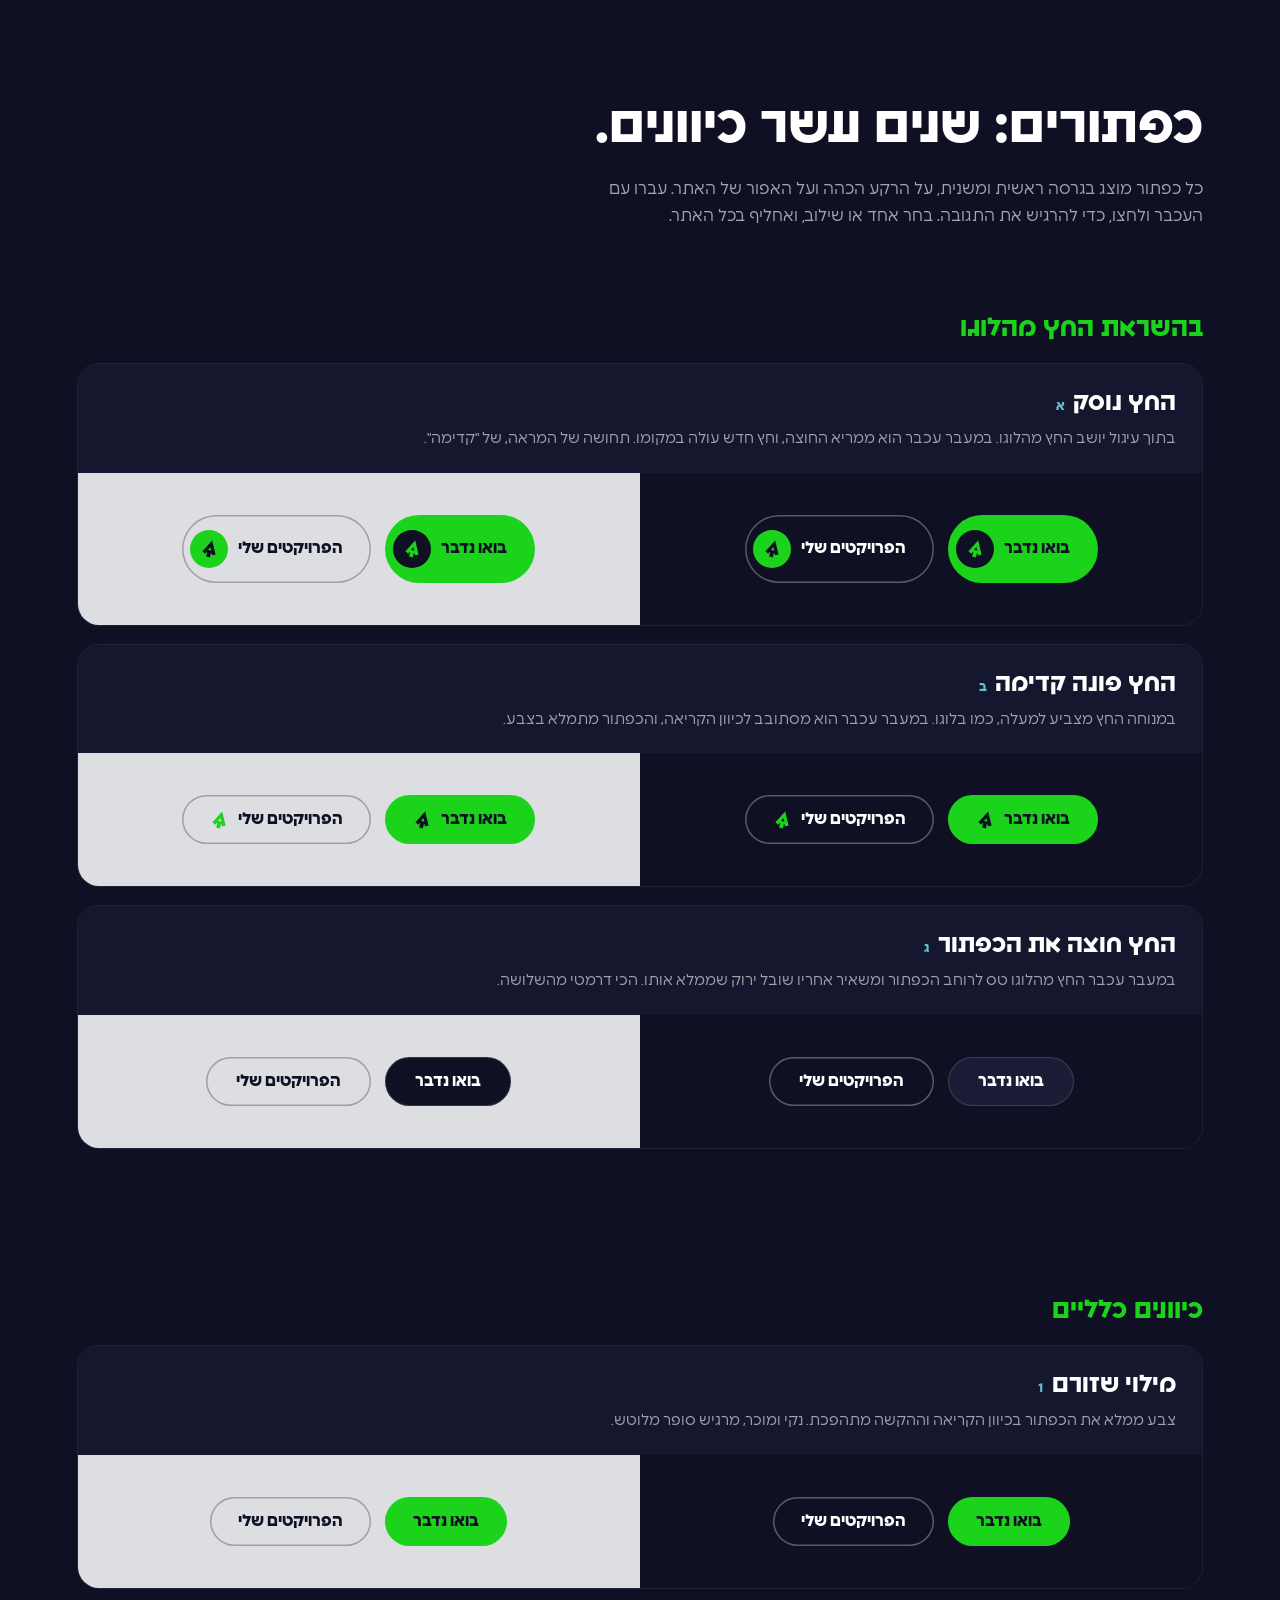
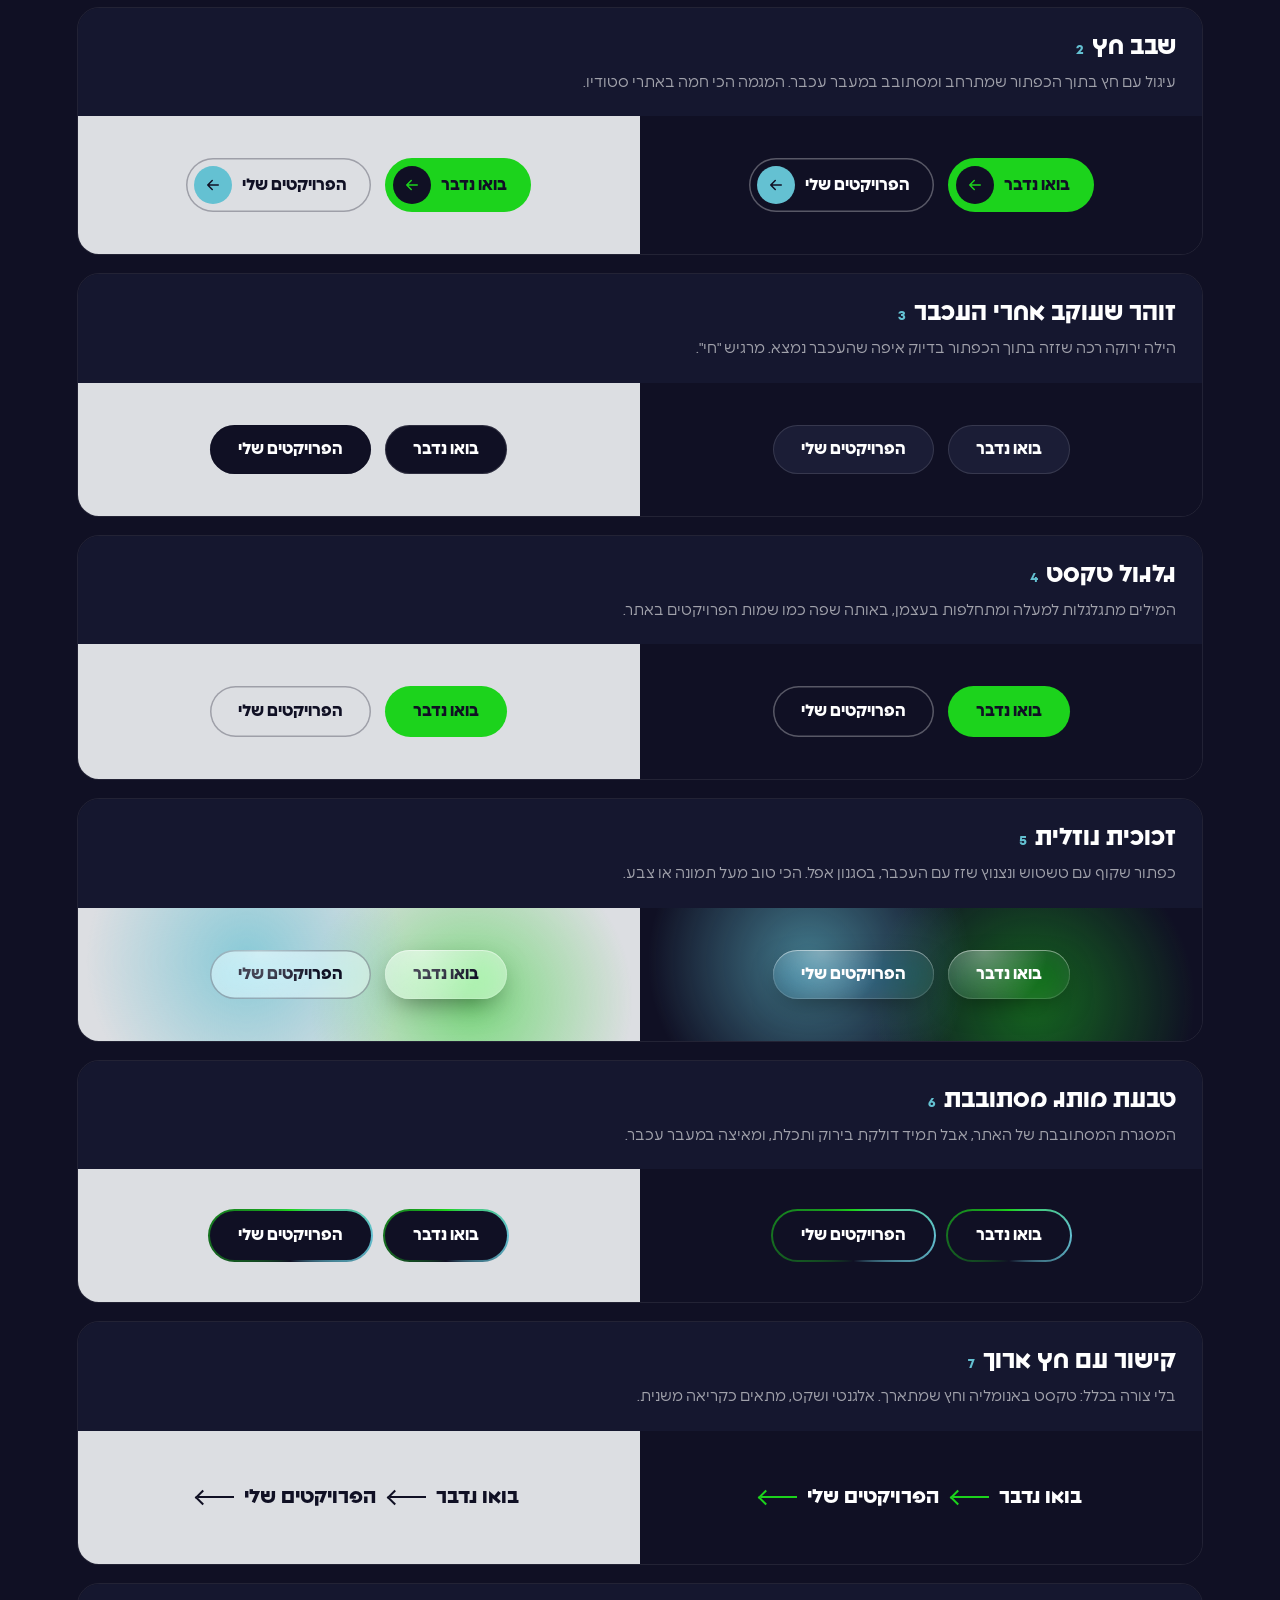
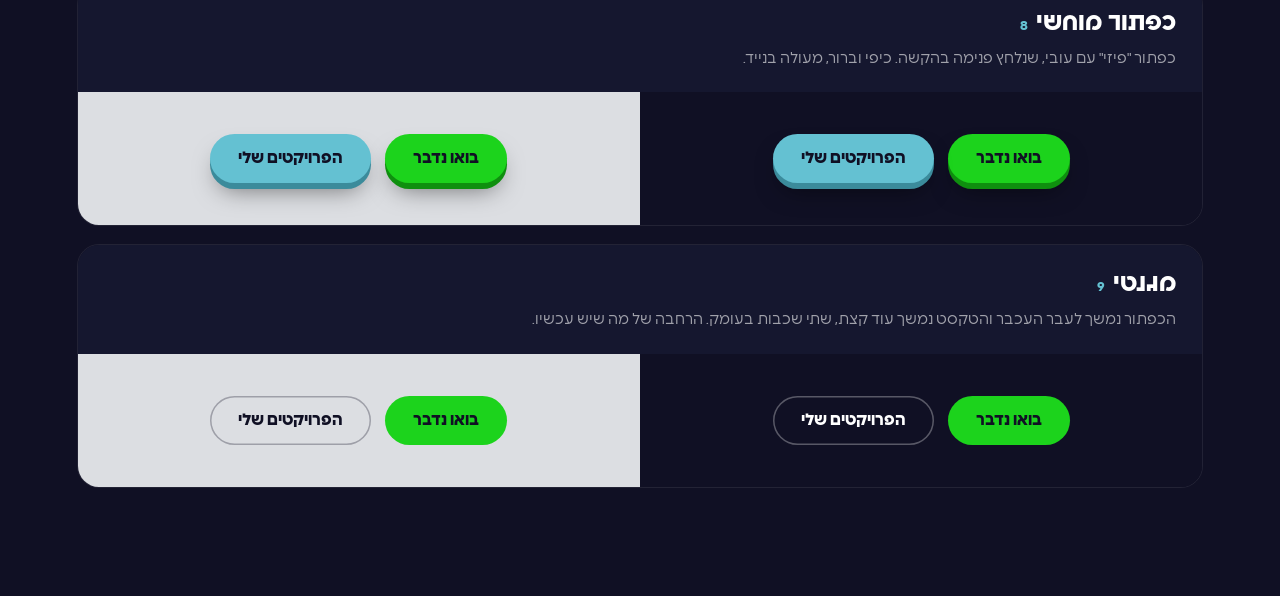
<file: lab/buttons.html>
<!DOCTYPE html>
<html lang="he" dir="rtl">
<head>
<meta charset="UTF-8" />
<meta name="viewport" content="width=device-width, initial-scale=1.0" />
<meta name="robots" content="noindex" />
<title>מעבדה: כפתורים</title>
<style>
@font-face { font-family: 'Polin'; src: url('../fonts/Polin-Regular.ttf') format('truetype'); font-weight: 100 599; font-display: swap; }
@font-face { font-family: 'Polin'; src: url('../fonts/Polin-Bold.ttf') format('truetype'); font-weight: 600 1000; font-display: swap; }
@font-face { font-family: 'Anomalia'; src: url('../fonts/anomalia-bold-aaa.woff2') format('woff2'); font-weight: 600 1000; font-display: swap; }
@property --a { syntax: '<angle>'; initial-value: 0deg; inherits: false; }
:root { --bg: #101024; --navy: #101024; --accent: #64C1D2; --accent-2: #1CD31C; --paper: #DCDEE2; --ease: cubic-bezier(0.23, 1, 0.32, 1); }
* { box-sizing: border-box; }
body { margin: 0; background: var(--bg); color: #fff; font-family: 'Polin', Arial, sans-serif; }
.intro { padding: 10vh 6vw 5vh; }
.intro h1 { font-family: 'Anomalia'; font-size: clamp(2rem, 4vw, 3.6rem); margin: 0 0 12px; }
.intro p { color: rgba(255,255,255,.62); max-width: 62ch; line-height: 1.7; margin: 0; }
.grid { display: grid; grid-template-columns: repeat(auto-fill, minmax(min(100%, 560px), 1fr)); gap: 18px; padding: 0 6vw 12vh; }
.card { border-radius: 22px; overflow: hidden; border: 1px solid rgba(255,255,255,.08); }
.card h2 { font-family: 'Anomalia'; font-size: 1.5rem; margin: 0; }
.card h2 span { color: var(--accent); font-family: 'Polin'; font-size: .8rem; margin-inline-start: 8px; }
.card p { margin: 6px 0 0; color: rgba(255,255,255,.6); font-size: .92rem; line-height: 1.6; }
.head { padding: 22px 26px; background: #15172f; }
.demo { display: grid; grid-template-columns: 1fr 1fr; }
.demo > div { display: flex; gap: 14px; align-items: center; justify-content: center; flex-wrap: wrap; padding: 42px 18px; }
.dark { background: var(--navy); }
.light { background: var(--paper); }
button { font: inherit; border: 0; cursor: pointer; }
.b { position: relative; display: inline-flex; align-items: center; gap: 10px; font-weight: 600; font-size: 1rem; padding: 15px 28px; border-radius: 999px; isolation: isolate; -webkit-tap-highlight-color: transparent; }
.b:active { scale: .97; }
.pri { background: var(--accent-2); color: var(--navy); }
.sec { background: transparent; color: #fff; box-shadow: inset 0 0 0 1.5px rgba(255,255,255,.3); }
.light .sec { color: var(--navy); box-shadow: inset 0 0 0 1.5px rgba(16,16,36,.3); }

/* 1 fill sweep */
.s1 { overflow: hidden; transition: color .45s var(--ease); }
.s1::before { content: ''; position: absolute; inset: 0; z-index: -1; background: var(--navy); transform: scaleX(0); transform-origin: 100% 50%; transition: transform .55s var(--ease); border-radius: inherit; }
.s1.pri:hover { color: #fff; } .s1.pri:hover::before { transform: scaleX(1); }
.s1.sec::before { background: var(--accent); } .s1.sec:hover { color: var(--navy); } .s1.sec:hover::before { transform: scaleX(1); }

/* 2 arrow chip */
.s2 { padding: 8px 8px 8px 24px; padding-inline-start: 24px; padding-inline-end: 8px; }
.s2 .chip { display: grid; place-items: center; width: 38px; height: 38px; border-radius: 50%; background: var(--navy); color: var(--accent-2); overflow: hidden; transition: width .5s var(--ease); }
.s2.sec .chip { background: var(--accent); color: var(--navy); }
.s2 .chip svg { width: 18px; height: 18px; transition: transform .5s var(--ease); }
.s2:hover .chip svg { transform: translateX(-4px) rotate(-45deg); }
.s2:hover .chip { width: 52px; }

/* 3 cursor glow */
.s3 { background: #1b1d36; color: #fff; overflow: hidden; box-shadow: inset 0 0 0 1px rgba(255,255,255,.12); }
.s3::before { content: ''; position: absolute; inset: 0; z-index: -1; background: radial-gradient(140px circle at var(--x, 50%) var(--y, 50%), rgba(28,211,28,.55), transparent 60%); opacity: 0; transition: opacity .3s; }
.s3:hover::before { opacity: 1; }
.light .s3 { background: var(--navy); }

/* 4 text roll */
.s4 .roll { display: inline-block; overflow: hidden; height: 1.3em; line-height: 1.3em; }
.s4 .roll i { display: block; font-style: normal; transition: transform .5s var(--ease); text-shadow: 0 1.3em 0 currentColor; }
.s4:hover .roll i { transform: translateY(-1.3em); }

/* 5 liquid glass */
.s5 { color: #fff; background: rgba(255,255,255,.08); backdrop-filter: blur(14px) saturate(160%); box-shadow: inset 0 1px 0 rgba(255,255,255,.35), inset 0 0 0 1px rgba(255,255,255,.14), 0 10px 30px -10px rgba(0,0,0,.6); overflow: hidden; }
.s5::after { content: ''; position: absolute; inset: 0; background: radial-gradient(90px circle at var(--x, 30%) 0%, rgba(255,255,255,.35), transparent 70%); pointer-events: none; }
.light .s5 { color: var(--navy); background: rgba(255,255,255,.45); }
.glassbg { background: radial-gradient(circle at 30% 40%, rgba(100,193,210,.6), transparent 40%), radial-gradient(circle at 70% 70%, rgba(28,211,28,.45), transparent 40%), var(--navy) !important; }
.glassbg.light { background: radial-gradient(circle at 30% 40%, rgba(100,193,210,.7), transparent 40%), radial-gradient(circle at 70% 70%, rgba(28,211,28,.5), transparent 40%), var(--paper) !important; }

/* 6 always-on spinning brand ring */
.s6 { background: var(--navy); color: #fff; }
.s6::before { content: ''; position: absolute; inset: -2px; z-index: -2; border-radius: inherit; background: conic-gradient(from var(--a), var(--accent-2), var(--accent), var(--navy) 50%, var(--accent-2)); animation: rot 3.2s linear infinite; }
.s6::after { content: ''; position: absolute; inset: 0; z-index: -1; border-radius: inherit; background: var(--navy); }
.s6:hover::before { animation-duration: 1.2s; filter: drop-shadow(0 0 8px rgba(28,211,28,.6)); }
@keyframes rot { to { --a: 360deg; } }

/* 7 long arrow link */
.s7 { background: none; color: #fff; padding: 10px 0; border-radius: 0; font-family: 'Anomalia'; font-size: 1.25rem; }
.light .s7 { color: var(--navy); }
.s7 .line { position: relative; width: 36px; height: 2px; background: var(--accent-2); transition: width .5s var(--ease); }
.light .s7 .line { background: var(--navy); }
.s7 .line::after { content: ''; position: absolute; left: -1px; top: -4px; width: 9px; height: 9px; border-left: 2px solid; border-bottom: 2px solid; transform: rotate(45deg); color: var(--accent-2); }
.light .s7 .line::after { color: var(--navy); }
.s7:hover .line { width: 72px; }

/* 8 tactile 3D */
.s8 { background: var(--accent-2); color: var(--navy); box-shadow: 0 6px 0 #0f8f0f, 0 14px 24px -8px rgba(0,0,0,.5); transition: transform .12s, box-shadow .12s; }
.s8.sec { background: var(--accent); box-shadow: 0 6px 0 #3b8b9b, 0 14px 24px -8px rgba(0,0,0,.5); }
.s8:hover { transform: translateY(-2px); box-shadow: 0 8px 0 #0f8f0f, 0 18px 28px -8px rgba(0,0,0,.5); }
.s8.sec:hover { box-shadow: 0 8px 0 #3b8b9b, 0 18px 28px -8px rgba(0,0,0,.5); }
.s8:active { scale: 1; transform: translateY(5px); box-shadow: 0 1px 0 #0f8f0f, 0 4px 8px -4px rgba(0,0,0,.5); }

/* 9 magnetic split */
.s9 { background: var(--accent-2); color: var(--navy); transition: translate .25s var(--ease); }
.s9 span { transition: translate .25s var(--ease); display: inline-block; }


/* ===== logo arrow set (the green arrow from Michael's logo) ===== */
.logo-arrow { width: 18px; height: 18px; fill: currentColor; flex: none; }
/* L1: arrow launches up and a new one rises in its place */
.l1 { padding-inline-end: 8px; }
.l1 .chip { position: relative; display: grid; place-items: center; width: 38px; height: 38px; border-radius: 50%; background: var(--navy); color: var(--accent-2); overflow: hidden; }
.l1.sec .chip { background: var(--accent-2); color: var(--navy); }
.l1 .chip .logo-arrow { position: absolute; transition: transform .55s var(--ease); }
.l1 .chip .logo-arrow + .logo-arrow { transform: translate(-60%, 160%); }
.l1:hover .chip .logo-arrow:first-child { transform: translate(60%, -160%); }
.l1:hover .chip .logo-arrow + .logo-arrow { transform: none; }
/* L2: the arrow turns from "up" (the logo) to "forward" (left, RTL) and the pill fills */
.l2 { overflow: hidden; transition: color .45s var(--ease); }
.l2::before { content: ''; position: absolute; inset: 0; z-index: -1; background: var(--navy); transform: scaleX(0); transform-origin: 100% 50%; transition: transform .55s var(--ease); }
.l2 .logo-arrow { transition: transform .55s var(--ease); color: var(--navy); }
.l2:hover { color: #fff; } .l2:hover::before { transform: scaleX(1); }
.l2:hover .logo-arrow { transform: rotate(-58deg) translateX(-2px); color: var(--accent-2); }
.l2.sec::before { background: var(--accent-2); } .l2.sec .logo-arrow { color: var(--accent-2); }
.l2.sec:hover { color: var(--navy); } .l2.sec:hover .logo-arrow { color: var(--navy); }
/* L3: the arrow flies across the button leaving a green trail behind it */
.l3 { background: #1b1d36; color: #fff; overflow: hidden; box-shadow: inset 0 0 0 1px rgba(255,255,255,.14); padding-inline: 30px 30px; }
.light .l3 { background: var(--navy); }
.l3::before { content: ''; position: absolute; inset: 0; z-index: -1; background: linear-gradient(270deg, rgba(28,211,28,0) 0%, rgba(28,211,28,.85) 100%); transform: scaleX(0); transform-origin: 100% 50%; }
.l3 .fly { position: absolute; top: 50%; right: 8px; margin-top: -10px; color: var(--accent-2); opacity: 0; }
.l3 .fly .logo-arrow { width: 20px; height: 20px; transform: rotate(-58deg); }
.l3:hover::before { animation: trail .7s var(--ease) forwards; }
.l3:hover .fly { animation: fly .7s var(--ease) forwards; }
.l3:hover { color: var(--navy); transition: color .2s .35s; }
@keyframes fly { 0% { opacity: 1; transform: translateX(0); } 100% { opacity: 0; transform: translateX(calc(-1 * var(--w, 180px))); } }
@keyframes trail { to { transform: scaleX(1); } }
.l3.sec { background: transparent; box-shadow: inset 0 0 0 1.5px rgba(255,255,255,.3); }
.light .l3.sec { background: transparent; color: var(--navy); box-shadow: inset 0 0 0 1.5px rgba(16,16,36,.3); }
.section-title-lab { padding: 0 6vw; margin: 4vh 0 16px; font-family: 'Anomalia'; font-size: 1.6rem; color: var(--accent-2); }

/* variant fixes */
.light .s3, .light .s6 { color: #fff; }
.s7.sec, .light .s7.sec { box-shadow: none; }
.s9.sec { background: transparent; color: #fff; box-shadow: inset 0 0 0 1.5px rgba(255,255,255,.3); }
.light .s9.sec { color: var(--navy); box-shadow: inset 0 0 0 1.5px rgba(16,16,36,.3); }
@media (max-width: 600px) { .demo { grid-template-columns: 1fr; } }
@media (prefers-reduced-motion: reduce) { *, *::before { animation: none !important; transition: none !important; } }
</style>
</head>
<body>
<header class="intro">
  <h1>כפתורים: שנים עשר כיוונים.</h1>
  <p>כל כפתור מוצג בגרסה ראשית ומשנית, על הרקע הכהה ועל האפור של האתר. עברו עם העכבר ולחצו, כדי להרגיש את התגובה. בחר אחד או שילוב, ואחליף בכל האתר.</p>
</header>
<h2 class="section-title-lab">בהשראת החץ מהלוגו</h2>
<main class="grid" id="logoGrid"></main>
<h2 class="section-title-lab">כיוונים כלליים</h2>
<main class="grid" id="grid"></main>
<script>
const arrow = '<svg viewBox="0 0 24 24" fill="none" stroke="currentColor" stroke-width="2" stroke-linecap="round" stroke-linejoin="round"><path d="M19 12H5M11 6l-6 6 6 6"/></svg>';
const D = [
  ['s1', 'מילוי שזורם', 'צבע ממלא את הכפתור בכיוון הקריאה וההקשה מתהפכת. נקי ומוכר, מרגיש סופר מלוטש.', t => t],
  ['s2', 'שבב חץ', 'עיגול עם חץ בתוך הכפתור שמתרחב ומסתובב במעבר עכבר. המגמה הכי חמה באתרי סטודיו.', t => `${t}<span class="chip">${arrow}</span>`],
  ['s3', 'זוהר שעוקב אחרי העכבר', 'הילה ירוקה רכה שזזה בתוך הכפתור בדיוק איפה שהעכבר נמצא. מרגיש "חי".', t => t],
  ['s4', 'גלגול טקסט', 'המילים מתגלגלות למעלה ומתחלפות בעצמן, באותה שפה כמו שמות הפרויקטים באתר.', t => `<span class="roll"><i>${t}</i></span>`],
  ['s5', 'זכוכית נוזלית', 'כפתור שקוף עם טשטוש ונצנוץ שזז עם העכבר, בסגנון אפל. הכי טוב מעל תמונה או צבע.', t => t],
  ['s6', 'טבעת מותג מסתובבת', 'המסגרת המסתובבת של האתר, אבל תמיד דולקת בירוק ותכלת, ומאיצה במעבר עכבר.', t => t],
  ['s7', 'קישור עם חץ ארוך', 'בלי צורה בכלל: טקסט באנומליה וחץ שמתארך. אלגנטי ושקט, מתאים כקריאה משנית.', t => `${t}<span class="line"></span>`],
  ['s8', 'כפתור מוחשי', 'כפתור "פיזי" עם עובי, שנלחץ פנימה בהקשה. כיפי וברור, מעולה בנייד.', t => t],
  ['s9', 'מגנטי', 'הכפתור נמשך לעבר העכבר והטקסט נמשך עוד קצת, שתי שכבות בעומק. הרחבה של מה שיש עכשיו.', t => `<span>${t}</span>`],
];

const LOGO = '<svg class="logo-arrow" viewBox="12 3 76 94" aria-hidden="true"><path d="M66.9,6l-0.4-0.1L15.7,61.8l14.7,12.4l7-8l3.2,0.8L35,89.3l19.2,4.8l5.5-22.2l3.5,0.9l2.2,10.4l18.9-3.8L66.9,6z M53.4,56.4L44.2,54l6.7-6.7l6.7-6.7l2.5,9.1l2.5,9.1L53.4,56.4z"/></svg>';
const L = [
  ['l1', 'החץ נוסק', 'בתוך עיגול יושב החץ מהלוגו. במעבר עכבר הוא ממריא החוצה, וחץ חדש עולה במקומו. תחושה של המראה, של "קדימה".', t => `${t}<span class="chip">${LOGO}${LOGO}</span>`],
  ['l2', 'החץ פונה קדימה', 'במנוחה החץ מצביע למעלה, כמו בלוגו. במעבר עכבר הוא מסתובב לכיוון הקריאה, והכפתור מתמלא בצבע.', t => `${t}${LOGO}`],
  ['l3', 'החץ חוצה את הכפתור', 'במעבר עכבר החץ מהלוגו טס לרוחב הכפתור ומשאיר אחריו שובל ירוק שממלא אותו. הכי דרמטי מהשלושה.', t => `<span class="fly">${LOGO}</span>${t}`],
];
const lg = document.getElementById('logoGrid');
L.forEach(([cls, name, desc, wrap], i) => {
  const pair = theme => `<div class="${theme}"><button class="b ${cls} ${cls === 'l3' ? '' : 'pri'}">${wrap('בואו נדבר')}</button><button class="b ${cls} sec">${wrap('הפרויקטים שלי')}</button></div>`;
  lg.insertAdjacentHTML('beforeend', `<article class="card"><div class="head"><h2>${name}<span>${['א','ב','ג'][i]}</span></h2><p>${desc}</p></div><div class="demo">${pair('dark')}${pair('light')}</div></article>`);
});
document.querySelectorAll('.l3').forEach(b => b.style.setProperty('--w', b.offsetWidth + 'px'));

const grid = document.getElementById('grid');
D.forEach(([cls, name, desc, wrap], i) => {
  const glass = cls === 's5';
  const pair = theme => `<div class="${theme}${glass ? ' glassbg' : ''}"><button class="b ${cls} ${cls === 's7' || cls === 's3' || cls === 's5' || cls === 's6' ? '' : 'pri'}">${wrap('בואו נדבר')}</button><button class="b ${cls} sec">${wrap('הפרויקטים שלי')}</button></div>`;
  grid.insertAdjacentHTML('beforeend', `<article class="card"><div class="head"><h2>${name}<span>${i + 1}</span></h2><p>${desc}</p></div><div class="demo">${pair('dark')}${pair('light')}</div></article>`);
});
// cursor-driven variables (3, 5) and magnetic (9)
document.querySelectorAll('.s3, .s5').forEach(b => b.addEventListener('pointermove', e => { const r = b.getBoundingClientRect(); b.style.setProperty('--x', (e.clientX - r.left) + 'px'); b.style.setProperty('--y', (e.clientY - r.top) + 'px'); }));
document.querySelectorAll('.s9').forEach(b => {
  b.addEventListener('pointermove', e => { const r = b.getBoundingClientRect(); const x = e.clientX - r.left - r.width / 2, y = e.clientY - r.top - r.height / 2; b.style.translate = `${x * .25}px ${y * .35}px`; b.firstChild.style.translate = `${x * .15}px ${y * .2}px`; });
  b.addEventListener('pointerleave', () => { b.style.translate = ''; b.firstChild.style.translate = ''; });
});
</script>
</body>
</html>
</file>
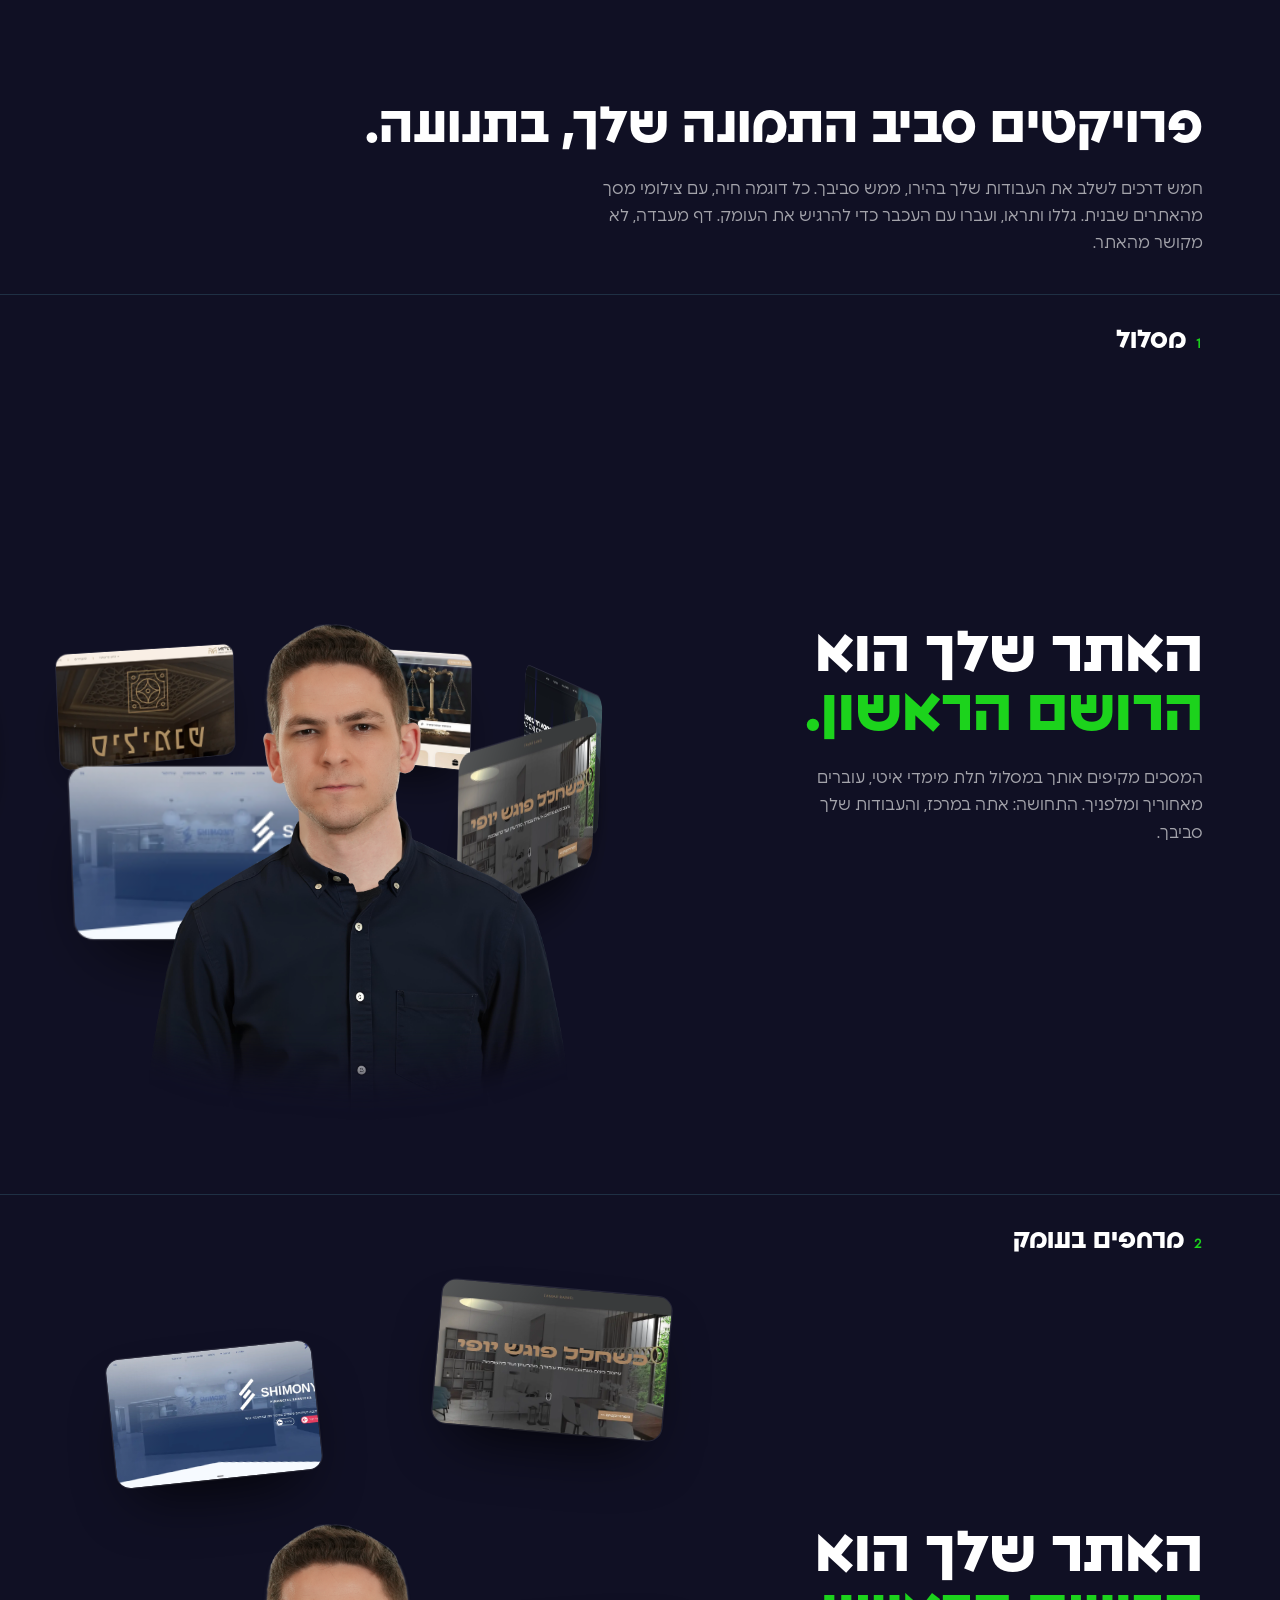
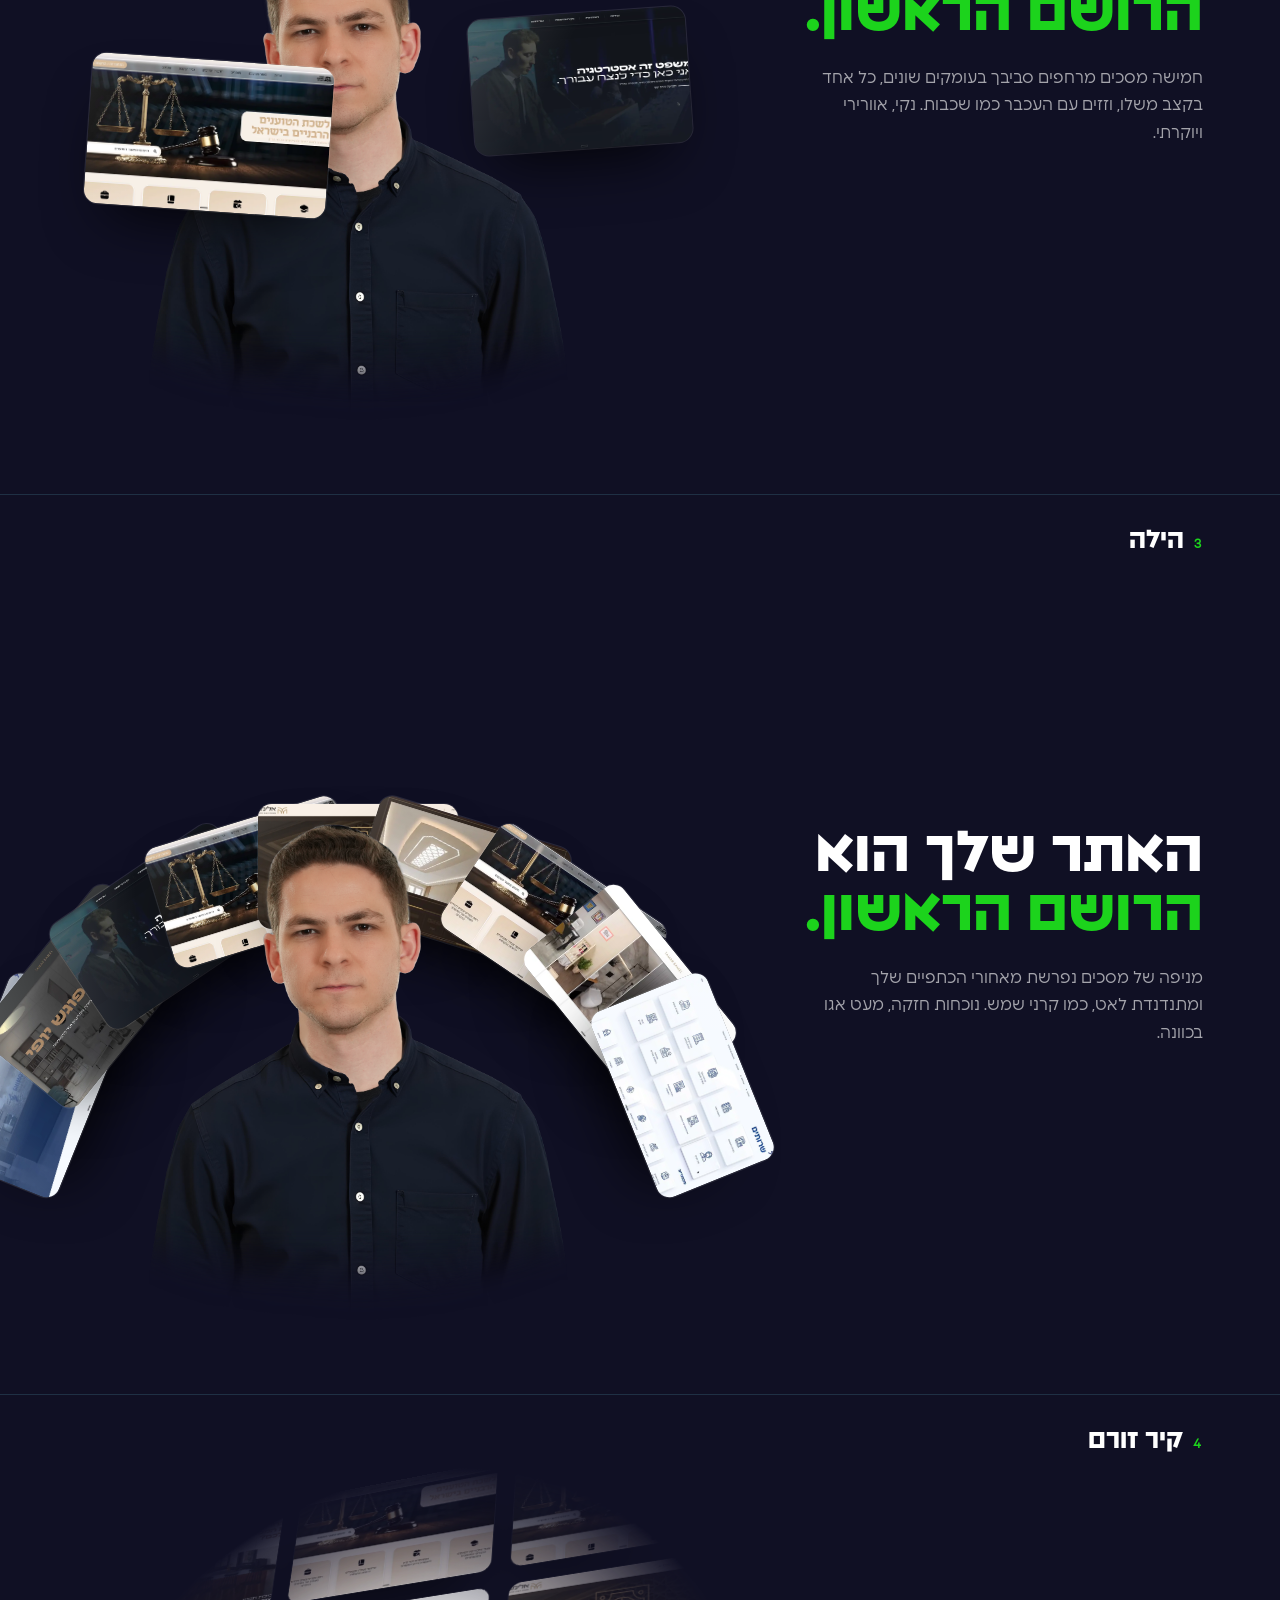
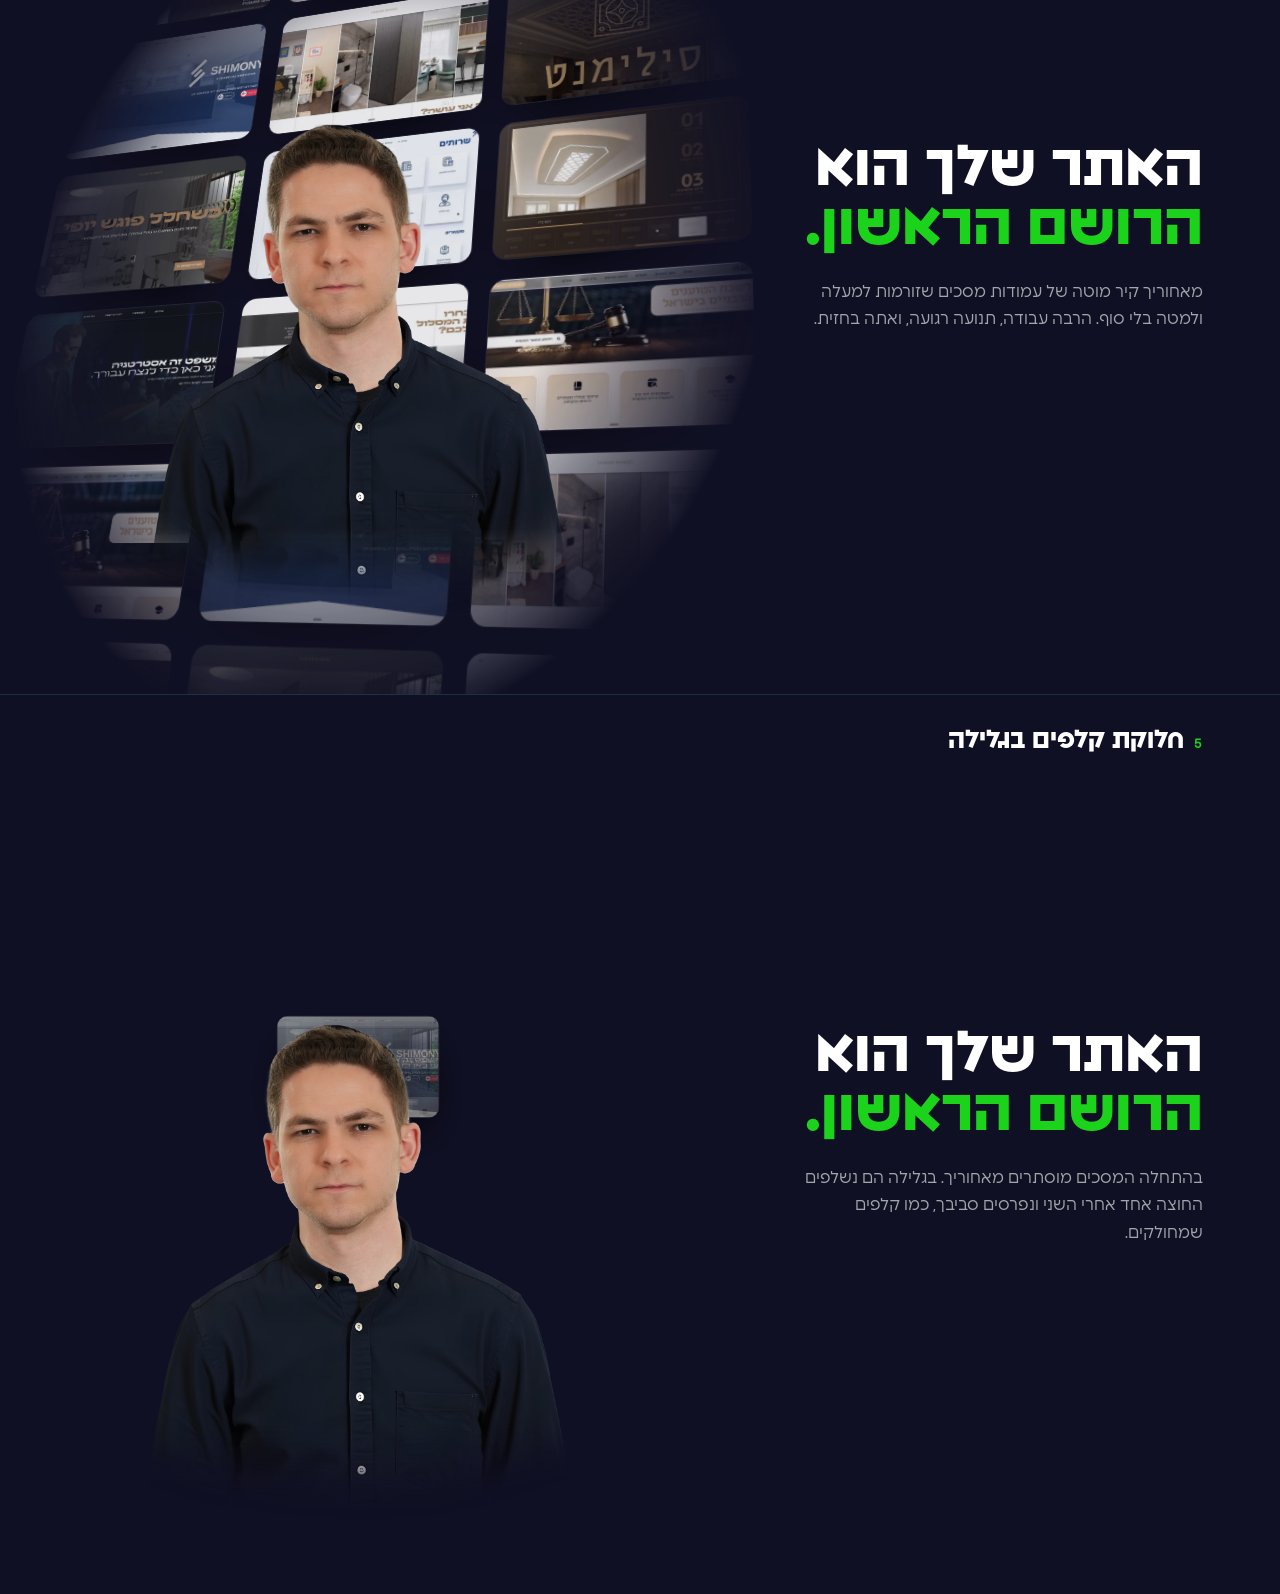
<file: lab/hero-3d.html>
<!DOCTYPE html>
<html lang="he" dir="rtl">
<head>
<meta charset="UTF-8" />
<meta name="viewport" content="width=device-width, initial-scale=1.0" />
<meta name="robots" content="noindex" />
<title>מעבדה: פרויקטים סביב התמונה בהירו</title>
<style>
@font-face { font-family: 'Polin'; src: url('../fonts/Polin-Regular.ttf') format('truetype'); font-weight: 100 599; font-display: swap; }
@font-face { font-family: 'Anomalia'; src: url('../fonts/anomalia-bold-aaa.woff2') format('woff2'); font-weight: 600 1000; font-display: swap; }
:root { --bg: #101024; --accent: #64C1D2; --accent-2: #1CD31C; --ease: cubic-bezier(0.23, 1, 0.32, 1); }
* { box-sizing: border-box; }
html, body { overflow-x: clip; }
body { margin: 0; background: var(--bg); color: #fff; font-family: 'Polin', Arial, sans-serif; }
.intro { padding: 10vh 6vw 4vh; }
.intro h1 { font-family: 'Anomalia'; font-size: clamp(2rem, 4vw, 3.6rem); margin: 0 0 12px; }
.intro p { color: rgba(255,255,255,.62); max-width: 62ch; line-height: 1.7; margin: 0; }
.hero { position: relative; min-height: 100vh; display: grid; grid-template-columns: 1fr 1fr; align-items: center; padding: 0 6vw; border-top: 1px solid rgba(100,193,210,.18); overflow: clip; }
.tag { position: absolute; top: 28px; right: 6vw; font-size: .8rem; letter-spacing: .14em; color: var(--accent-2); font-weight: 600; }
.tag b { font-family: 'Anomalia'; font-size: 1.6rem; letter-spacing: 0; color: #fff; margin-inline-start: 10px; }
.copy h2 { font-family: 'Anomalia'; font-size: clamp(2.2rem, 4.6vw, 4.6rem); line-height: 1; margin: 0; }
.copy h2 em { font-style: normal; color: var(--accent-2); }
.copy p { color: rgba(255,255,255,.62); max-width: 40ch; line-height: 1.7; margin-top: 22px; }
.stage { position: relative; height: 86vh; perspective: 1400px; }
.me { position: absolute; bottom: 0; left: 50%; width: min(420px, 34vw); translate: -50% 0; z-index: 5; -webkit-mask: linear-gradient(#000 80%, transparent); mask: linear-gradient(#000 80%, transparent); }
.shot { position: absolute; aspect-ratio: 1.6; border-radius: 14px; background: #05060d center/cover no-repeat; box-shadow: 0 0 0 1px rgba(255,255,255,.1), 0 30px 60px -24px rgba(0,0,0,.85); }
.shot::after { content: ''; position: absolute; inset: 0; border-radius: inherit; background: linear-gradient(120deg, rgba(255,255,255,.14), transparent 40%); }
@media (max-width: 860px) { .hero { grid-template-columns: 1fr; padding-top: 10vh; } .stage { height: 70vh; } .me { width: 62vw; } }

/* 1 orbit */
.orbit { position: absolute; left: 50%; top: 52%; width: 0; height: 0; transform-style: preserve-3d; transform: rotateX(-12deg); }
.orbit .spin { position: absolute; transform-style: preserve-3d; animation: spin 26s linear infinite; }
.orbit .shot { width: 220px; margin: -69px 0 0 -110px; }
@keyframes spin { to { transform: rotateY(-360deg); } }

/* 2 floating depth */
.float .shot { width: 210px; animation: bob 7s ease-in-out infinite; transition: translate .2s linear; }
@keyframes bob { 50% { transform: translateY(-14px) rotate(var(--r2, 0deg)); } }

/* 3 halo fan */
.halo { position: absolute; left: 50%; bottom: 52%; width: 0; height: 0; animation: sway 14s ease-in-out infinite alternate; }
.halo .shot { width: 200px; left: -100px; bottom: 0; transform-origin: 50% 330%; }
@keyframes sway { from { transform: rotate(-8deg); } to { transform: rotate(8deg); } }

/* 4 tilted wall behind */
.wall { position: absolute; inset: -10% -20%; transform: rotateX(28deg) rotateY(-22deg) rotateZ(6deg); transform-style: preserve-3d; display: flex; gap: 22px; justify-content: center; opacity: .9; -webkit-mask: radial-gradient(ellipse at 50% 50%, #000 40%, transparent 72%); mask: radial-gradient(ellipse at 50% 50%, #000 40%, transparent 72%); }
.wall .col { display: flex; flex-direction: column; gap: 22px; animation: up 30s linear infinite; }
.wall .col:nth-child(even) { animation-direction: reverse; animation-duration: 36s; }
.wall .shot { position: relative; width: 240px; flex: none; }
@keyframes up { to { transform: translateY(-50%); } }

/* 5 cards dealt from behind */
.deal .shot { width: 230px; left: 50%; top: 40%; margin: -72px 0 0 -115px; transition: transform 1.1s var(--ease), opacity .6s; }

@media (prefers-reduced-motion: reduce) { * { animation: none !important; } }
</style>
</head>
<body>
<header class="intro">
  <h1>פרויקטים סביב התמונה שלך, בתנועה.</h1>
  <p>חמש דרכים לשלב את העבודות שלך בהירו, ממש סביבך. כל דוגמה חיה, עם צילומי מסך מהאתרים שבנית. גללו ותראו, ועברו עם העכבר כדי להרגיש את העומק. דף מעבדה, לא מקושר מהאתר.</p>
</header>

<section class="hero" id="h1"><span class="tag">1<b>מסלול</b></span>
  <div class="copy"><h2>האתר שלך הוא<br /><em>הרושם הראשון.</em></h2><p>המסכים מקיפים אותך במסלול תלת מימדי איטי, עוברים מאחוריך ומלפניך. התחושה: אתה במרכז, והעבודות שלך סביבך.</p></div>
  <div class="stage"><div class="orbit"><div class="spin"></div></div><img class="me" src="../images/miki-hero.png" alt="" /></div>
</section>

<section class="hero" id="h2"><span class="tag">2<b>מרחפים בעומק</b></span>
  <div class="copy"><h2>האתר שלך הוא<br /><em>הרושם הראשון.</em></h2><p>חמישה מסכים מרחפים סביבך בעומקים שונים, כל אחד בקצב משלו, וזזים עם העכבר כמו שכבות. נקי, אוורירי ויוקרתי.</p></div>
  <div class="stage float"><img class="me" src="../images/miki-hero.png" alt="" /></div>
</section>

<section class="hero" id="h3"><span class="tag">3<b>הילה</b></span>
  <div class="copy"><h2>האתר שלך הוא<br /><em>הרושם הראשון.</em></h2><p>מניפה של מסכים נפרשת מאחורי הכתפיים שלך ומתנדנדת לאט, כמו קרני שמש. נוכחות חזקה, מעט אגו בכוונה.</p></div>
  <div class="stage"><div class="halo"></div><img class="me" src="../images/miki-hero.png" alt="" /></div>
</section>

<section class="hero" id="h4"><span class="tag">4<b>קיר זורם</b></span>
  <div class="copy"><h2>האתר שלך הוא<br /><em>הרושם הראשון.</em></h2><p>מאחוריך קיר מוטה של עמודות מסכים שזורמות למעלה ולמטה בלי סוף. הרבה עבודה, תנועה רגועה, ואתה בחזית.</p></div>
  <div class="stage"><div class="wall"></div><img class="me" src="../images/miki-hero.png" alt="" /></div>
</section>

<section class="hero" id="h5"><span class="tag">5<b>חלוקת קלפים בגלילה</b></span>
  <div class="copy"><h2>האתר שלך הוא<br /><em>הרושם הראשון.</em></h2><p>בהתחלה המסכים מוסתרים מאחוריך. בגלילה הם נשלפים החוצה אחד אחרי השני ונפרסים סביבך, כמו קלפים שמחולקים.</p></div>
  <div class="stage deal"><img class="me" src="../images/miki-hero.png" alt="" /></div>
</section>

<script>
const shots = ['../images/portfolio/shimony-poster.webp','../images/portfolio/tamar-baniel-poster.webp','../images/portfolio/ziskind-poster.webp','../images/portfolio/lishkatoanim-poster.webp','../images/portfolio/element-poster.webp',
  '../images/wave/shot-1.webp','../images/wave/shot-4.webp','../images/wave/shot-2.webp','../images/wave/shot-5.webp','../images/wave/shot-6.webp'];
const mk = (i, css) => { const d = document.createElement('div'); d.className = 'shot'; d.style.backgroundImage = `url(${shots[i % shots.length]})`; if (css) d.style.cssText += css; return d; };

// 1 orbit
(() => { const spin = document.querySelector('#h1 .spin'); const n = 7, R = 330;
  for (let i = 0; i < n; i++) spin.appendChild(mk(i, `transform: rotateY(${i * 360 / n}deg) translateZ(${R}px)`)); })();

// 2 floating with cursor parallax
(() => { const st = document.querySelector('#h2 .stage');
  const pos = [[6, 12, 0.6, -6], [64, 4, 1, 5], [70, 46, 0.8, -4], [2, 52, 1.2, 4], [38, 70, 0.5, 2]];
  const els = pos.map((p, i) => { const e = mk(i, `left:${p[0]}%;top:${p[1]}%;z-index:${p[2] > .9 ? 6 : 1};transform:rotate(${p[3]}deg);--r2:${p[3]}deg;animation-delay:${-i * 1.3}s;width:${170 + p[2] * 60}px`); e.dataset.d = p[2]; st.appendChild(e); return e; });
  st.addEventListener('mousemove', ev => { const r = st.getBoundingClientRect(); const x = (ev.clientX - r.left) / r.width - .5, y = (ev.clientY - r.top) / r.height - .5;
    els.forEach(e => e.style.translate = `${-x * 40 * e.dataset.d}px ${-y * 30 * e.dataset.d}px`); });
})();

// 3 halo fan
(() => { const h = document.querySelector('#h3 .halo'); const n = 9;
  for (let i = 0; i < n; i++) h.appendChild(mk(i, `transform: rotate(${(i - (n - 1) / 2) * 17}deg)`)); })();

// 4 wall
(() => { const w = document.querySelector('#h4 .wall');
  for (let c = 0; c < 5; c++) { const col = document.createElement('div'); col.className = 'col';
    for (let k = 0; k < 10; k++) col.appendChild(mk(c * 3 + k)); w.appendChild(col); } })();

// 5 deal on scroll
(() => { const sec = document.getElementById('h5'), st = sec.querySelector('.stage');
  const spots = [[-300, -160, -14], [260, -190, 10], [-330, 90, -6], [300, 60, 8], [-40, -260, 3], [20, 170, -4]];
  const els = spots.map((s, i) => { const e = mk(i); st.insertBefore(e, st.firstChild); return e; });
  const frame = () => { const r = sec.getBoundingClientRect(); const t = Math.min(1, Math.max(0, 1 - (r.top + r.height * .25) / innerHeight));
    els.forEach((e, i) => { const k = Math.min(1, Math.max(0, t * 1.6 - i * 0.12)); const s = spots[i];
      e.style.transform = `translate(${s[0] * k}px, ${s[1] * k}px) rotate(${s[2] * k}deg) scale(${0.7 + 0.3 * k})`; e.style.opacity = 0.3 + 0.7 * k; }); };
  addEventListener('scroll', frame, { passive: true }); frame();
})();
</script>
</body>
</html>
</file>
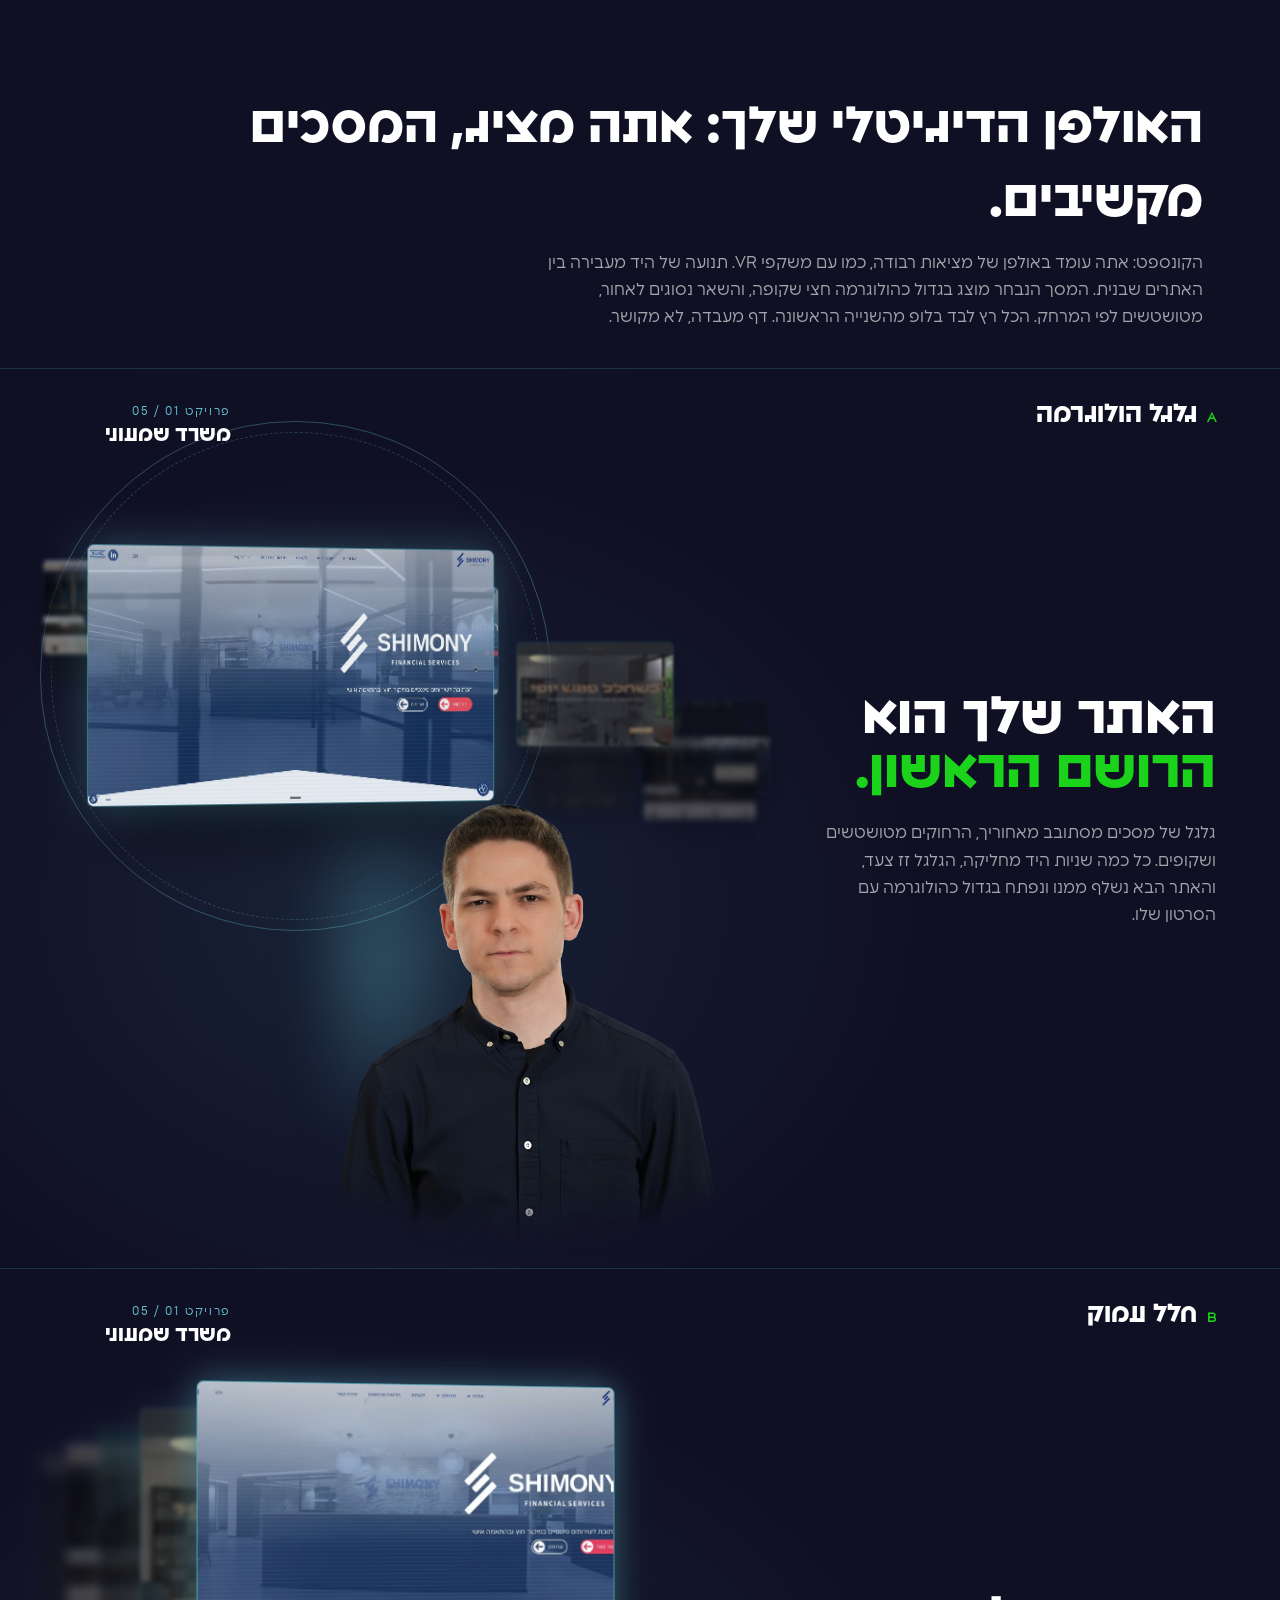
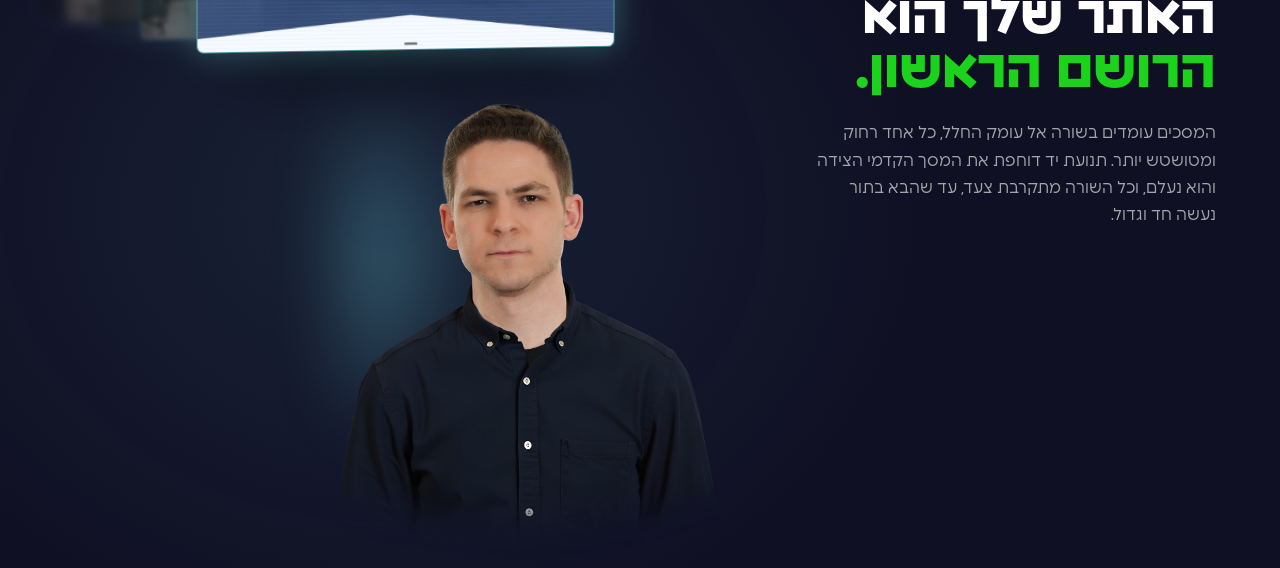
<file: lab/hero-ar.html>
<!DOCTYPE html>
<html lang="he" dir="rtl">
<head>
<meta charset="UTF-8" />
<meta name="viewport" content="width=device-width, initial-scale=1.0" />
<meta name="robots" content="noindex" />
<title>מעבדה: אולפן AR</title>
<style>
@font-face { font-family: 'Polin'; src: url('../fonts/Polin-Regular.ttf') format('truetype'); font-weight: 100 599; font-display: swap; }
@font-face { font-family: 'Anomalia'; src: url('../fonts/anomalia-bold-aaa.woff2') format('woff2'); font-weight: 600 1000; font-display: swap; }
:root { --bg: #101024; --accent: #64C1D2; --accent-2: #1CD31C; --ease: cubic-bezier(0.23, 1, 0.32, 1); --fluid: cubic-bezier(0.65, 0, 0.35, 1); }
* { box-sizing: border-box; }
html, body { overflow-x: clip; }
body { margin: 0; background: var(--bg); color: #fff; font-family: 'Polin', Arial, sans-serif; }
.intro { padding: 10vh 6vw 4vh; }
.intro h1 { font-family: 'Anomalia'; font-size: clamp(2rem, 4vw, 3.6rem); margin: 0 0 12px; }
.intro p { color: rgba(255,255,255,.62); max-width: 66ch; line-height: 1.7; margin: 0; }
.hero { position: relative; height: 100vh; min-height: 680px; display: grid; grid-template-columns: 0.9fr 1.3fr; align-items: center; padding: 0 5vw; border-top: 1px solid rgba(100,193,210,.18); overflow: clip;
  background: radial-gradient(ellipse 60% 70% at 30% 60%, rgba(100,193,210,.10), transparent 70%), var(--bg); }
.tag { position: absolute; top: 28px; right: 5vw; z-index: 40; font-size: .8rem; color: var(--accent-2); font-weight: 600; }
.tag b { font-family: 'Anomalia'; font-size: 1.6rem; color: #fff; margin-inline-start: 10px; }
.copy { position: relative; z-index: 30; }
.copy h2 { font-family: 'Anomalia'; font-size: clamp(2.2rem, 4.2vw, 4.2rem); line-height: 1; margin: 0; }
.copy h2 em { font-style: normal; color: var(--accent-2); }
.copy p { color: rgba(255,255,255,.62); max-width: 40ch; line-height: 1.7; margin-top: 22px; }
.stage { position: relative; height: 100%; }
.me { position: absolute; bottom: 0; right: 4%; width: min(400px, 30vw); z-index: 10; pointer-events: none;
  -webkit-mask: linear-gradient(#000 82%, transparent); mask: linear-gradient(#000 82%, transparent); }
/* cyan rim light on Michael, as if lit by the hologram */
.me-glow { position: absolute; bottom: 0; right: 4%; width: min(400px, 30vw); aspect-ratio: 3/4; z-index: 9; background: radial-gradient(ellipse 40% 50% at 10% 40%, rgba(100,193,210,.35), transparent 70%); filter: blur(30px); }

/* hologram screen */
.holo { position: absolute; aspect-ratio: 1.6; border-radius: 6px; overflow: hidden; background: #05060d center/cover no-repeat;
  box-shadow: 0 0 0 1px rgba(100,193,210,.55), 0 0 40px rgba(100,193,210,.35), 0 40px 80px -30px rgba(0,0,0,.9); }
.holo video { position: absolute; inset: 0; width: 100%; height: 100%; object-fit: fill; }
.holo::before { content: ''; position: absolute; inset: 0; z-index: 2; pointer-events: none;
  background: repeating-linear-gradient(180deg, rgba(100,193,210,.07) 0 1px, transparent 1px 4px), linear-gradient(120deg, rgba(255,255,255,.14), transparent 40%); }
.holo::after { content: ''; position: absolute; inset: 0; z-index: 3; pointer-events: none; background: linear-gradient(180deg, transparent 40%, rgba(100,193,210,.18) 50%, transparent 60%); background-size: 100% 300%; animation: scan 3.5s linear infinite; }
@keyframes scan { from { background-position: 0 100%; } to { background-position: 0 -200%; } }

/* HUD */
.hud { position: absolute; z-index: 25; pointer-events: none; font-size: .72rem; letter-spacing: .14em; color: var(--accent); }
.hud b { display: block; font-family: 'Anomalia'; font-size: 1.3rem; letter-spacing: 0; color: #fff; margin-top: 2px; }
.ring { position: absolute; z-index: 4; border-radius: 50%; border: 1px solid rgba(100,193,210,.35); pointer-events: none; }
.ring::before { content: ''; position: absolute; inset: 10px; border-radius: 50%; border: 1px dashed rgba(100,193,210,.25); animation: spin 30s linear infinite; }
@keyframes spin { to { rotate: 360deg; } }

/* the hand */
.hand { position: absolute; left: 0; top: 0; opacity: 0; z-index: 26; width: 92px; height: 92px; color: var(--accent); filter: drop-shadow(0 0 10px rgba(100,193,210,.9)); pointer-events: none; }
.hand svg { width: 100%; height: 100%; fill: rgba(100,193,210,.12); stroke: currentColor; stroke-width: 1.2; stroke-linecap: round; stroke-linejoin: round; }
.trail { position: absolute; left: 0; top: 0; z-index: 24; height: 2px; border-radius: 2px; background: linear-gradient(90deg, transparent, var(--accent)); opacity: 0; pointer-events: none; filter: drop-shadow(0 0 6px var(--accent)); }

/* A: wheel */
.wheel-shot { position: absolute; left: 0; top: 0; width: 190px; aspect-ratio: 1.6; border-radius: 5px; background: #05060d center/cover no-repeat; box-shadow: 0 0 0 1px rgba(100,193,210,.3), 0 20px 40px -20px #000; will-change: transform, filter; }

/* B: depth stack */
.deck .card { position: absolute; aspect-ratio: 1.6; border-radius: 6px; background: #05060d center/cover no-repeat; box-shadow: 0 0 0 1px rgba(100,193,210,.4), 0 0 30px rgba(100,193,210,.2); transition: transform 1s var(--fluid), filter 1s var(--fluid), opacity 1s var(--fluid); will-change: transform, filter; }

@media (max-width: 860px) { .hero { grid-template-columns: 1fr; grid-template-rows: auto 1fr; padding-top: 10vh; } .me, .me-glow { width: 58vw; } }
@media (prefers-reduced-motion: reduce) { * { animation: none !important; transition: none !important; } }
</style>
</head>
<body>
<header class="intro">
  <h1>האולפן הדיגיטלי שלך: אתה מציג, המסכים מקשיבים.</h1>
  <p>הקונספט: אתה עומד באולפן של מציאות רבודה, כמו עם משקפי VR. תנועה של היד מעבירה בין האתרים שבנית. המסך הנבחר מוצג בגדול כהולוגרמה חצי שקופה, והשאר נסוגים לאחור, מטושטשים לפי המרחק. הכל רץ לבד בלופ מהשנייה הראשונה. דף מעבדה, לא מקושר.</p>
</header>

<section class="hero" id="A"><span class="tag">A<b>גלגל הולוגרמה</b></span>
  <div class="copy"><h2>האתר שלך הוא<br /><em>הרושם הראשון.</em></h2><p>גלגל של מסכים מסתובב מאחוריך, הרחוקים מטושטשים ושקופים. כל כמה שניות היד מחליקה, הגלגל זז צעד, והאתר הבא נשלף ממנו ונפתח בגדול כהולוגרמה עם הסרטון שלו.</p></div>
  <div class="stage">
    <div class="me-glow"></div><img class="me" src="../images/miki-hero.png" alt="" />
  </div>
</section>

<section class="hero" id="B"><span class="tag">B<b>חלל עמוק</b></span>
  <div class="copy"><h2>האתר שלך הוא<br /><em>הרושם הראשון.</em></h2><p>המסכים עומדים בשורה אל עומק החלל, כל אחד רחוק ומטושטש יותר. תנועת יד דוחפת את המסך הקדמי הצידה והוא נעלם, וכל השורה מתקרבת צעד, עד שהבא בתור נעשה חד וגדול.</p></div>
  <div class="stage deck">
    <div class="me-glow"></div><img class="me" src="../images/miki-hero.png" alt="" />
  </div>
</section>

<script>
const P = [
  { s: 'shimony', n: 'משרד שמעוני' }, { s: 'tamar-baniel', n: 'תמר בניאל' }, { s: 'ziskind', n: 'עו"ד ישראל זיסקינד' },
  { s: 'lishkatoanim', n: 'לשכת הטוענים הרבניים' }, { s: 'element', n: 'סילימנט' }];
const poster = p => `../images/portfolio/${p.s}-poster.webp`;
const reduce = matchMedia('(prefers-reduced-motion: reduce)').matches;
const HAND = '<svg viewBox="0 0 24 24"><path d="M18 11V6a2 2 0 0 0-4 0"/><path d="M14 10V4a2 2 0 0 0-4 0v2"/><path d="M10 10.5V6a2 2 0 0 0-4 0v8"/><path d="M18 8a2 2 0 1 1 4 0v6a8 8 0 0 1-8 8h-2c-2.8 0-4.5-.86-6-2.34l-3.6-3.6a2 2 0 0 1 2.83-2.82L7 15"/></svg>';
const el = (cls, parent, html) => { const d = document.createElement('div'); d.className = cls; if (html) d.innerHTML = html; parent.appendChild(d); return d; };
const pad = n => String(n).padStart(2, '0');

function holoScreen(stage) {
  const h = el('holo', stage); const v = document.createElement('video'); v.muted = true; v.loop = true; v.playsInline = true; h.appendChild(v); return h;
}
function setHolo(h, p) { h.style.backgroundImage = `url(${poster(p)})`; const v = h.querySelector('video'); if (reduce) return;
  v.src = `../images/portfolio/${p.s}.mp4`; v.onerror = () => { v.src = `../images/portfolio/${p.s}.webm`; }; v.play().catch(() => {}); }
function hudFor(stage, x, y) { const d = el('hud', stage); d.style.left = x; d.style.top = y; return d; }

// gesture: the hand sweeps across, a trail follows
function swipe(hand, trail, from, to, ms = 900) {
  if (reduce) return;
  hand.animate([{ transform: `translate(${from[0]}px, ${from[1]}px) rotate(-8deg)`, opacity: 0 }, { opacity: 1, offset: .15 },
    { transform: `translate(${to[0]}px, ${to[1]}px) rotate(10deg)`, opacity: 1, offset: .8 }, { transform: `translate(${to[0]}px, ${to[1]}px) rotate(10deg)`, opacity: 0 }],
    { duration: ms, easing: 'cubic-bezier(0.65,0,0.35,1)', fill: 'forwards' });
  trail.style.left = Math.min(from[0], to[0]) + 46 + 'px'; trail.style.top = from[1] + 46 + 'px'; trail.style.width = Math.abs(to[0] - from[0]) + 'px';
  trail.animate([{ opacity: 0, transform: 'scaleX(0)', transformOrigin: to[0] < from[0] ? '100% 50%' : '0 50%' }, { opacity: .9, transform: 'scaleX(1)', offset: .7 }, { opacity: 0, transform: 'scaleX(1)' }], { duration: ms, easing: 'ease-out' });
}

// ===== A: hologram wheel =====
(() => {
  const sec = document.getElementById('A'), st = sec.querySelector('.stage');
  const n = 10, shots = [];
  for (let i = 0; i < n; i++) { const s = el('wheel-shot', st); s.style.backgroundImage = `url(${poster(P[i % P.length])})`; shots.push(s); }
  const holo = holoScreen(st); const ring = el('ring', st);
  const hud = hudFor(st, '6%', '4%'); const hand = el('hand', st, HAND); const trail = el('trail', st);
  let cur = 0, angle = 0, target = 0;
  const layout = () => {
    const W = st.clientWidth, H = st.clientHeight;
    const hw = Math.min(W * 0.6, 560);
    Object.assign(holo.style, { width: hw + 'px', left: W * 0.04 + 'px', top: H * 0.2 + 'px', zIndex: 20 });
    Object.assign(ring.style, { width: hw * 1.25 + 'px', height: hw * 1.25 + 'px', left: W * 0.04 - hw * 0.125 + 'px', top: H * 0.2 + hw / 3.2 - hw * 0.625 + 'px' });
  };
  layout(); addEventListener('resize', layout);
  const show = i => {
    setHolo(holo, P[i]);
    holo.animate([{ transform: 'perspective(1200px) rotateY(-24deg) translateX(30%) scale(.4)', opacity: 0, filter: 'blur(8px)' },
      { transform: 'perspective(1200px) rotateY(8deg) scale(1)', opacity: .92, filter: 'blur(0)' }], { duration: reduce ? 0 : 900, easing: 'cubic-bezier(0.23,1,0.32,1)', fill: 'forwards' });
    hud.innerHTML = `פרויקט ${pad(i + 1)} / ${pad(P.length)}<b>${P[i].n}</b>`;
  };
  show(0);
  // wheel physics: ellipse behind Michael, depth → scale, blur, opacity
  (function tick() {
    angle += (target - angle) * 0.06 + (reduce ? 0 : 0.0015);
    target += reduce ? 0 : 0.0015;
    const W = st.clientWidth, H = st.clientHeight, cx = W * 0.5, cy = H * 0.36, R = W * 0.46;
    shots.forEach((s, i) => {
      const a = angle + i * Math.PI * 2 / n, z = Math.cos(a);            // 1 near, -1 far
      const x = cx + Math.sin(a) * R, y = cy - z * H * 0.06 + Math.sin(a) * H * 0.08;
      const sc = 0.55 + 0.35 * (z + 1) / 2;
      s.style.transform = `translate(${x - 95}px, ${y - 59}px) scale(${sc}) rotateY(${Math.sin(a) * 30}deg)`;
      s.style.filter = `blur(${(1 - (z + 1) / 2) * 7 + 0.6}px) brightness(${0.55 + 0.35 * (z + 1) / 2})`;
      s.style.opacity = 0.25 + 0.55 * (z + 1) / 2;
      s.style.zIndex = z > 0.6 ? 12 : 5;
    });
    requestAnimationFrame(tick);
  })();
  setInterval(() => {
    if (reduce) return;
    const W = st.clientWidth, H = st.clientHeight;
    swipe(hand, trail, [W * 0.66, H * 0.62], [W * 0.18, H * 0.5]);
    setTimeout(() => {
      holo.animate([{ opacity: .92, transform: 'perspective(1200px) rotateY(8deg) scale(1)', filter: 'blur(0)' }, { opacity: 0, transform: 'perspective(1200px) rotateY(40deg) translateX(-40%) scale(.6)', filter: 'blur(10px)' }], { duration: 380, easing: 'ease-in', fill: 'forwards' })
        .onfinish = () => { cur = (cur + 1) % P.length; show(cur); };
      target += Math.PI * 2 / n;
    }, 420);
  }, 4200);
})();

// ===== B: deep space stack =====
(() => {
  const sec = document.getElementById('B'), st = sec.querySelector('.stage');
  const cards = P.map(p => { const c = el('card', st); c.style.backgroundImage = `url(${poster(p)})`; return c; });
  const holo = holoScreen(st); holo.style.opacity = 0; holo.style.transition = 'opacity .5s';
  const hud = hudFor(st, '6%', '4%'); const hand = el('hand', st, HAND); const trail = el('trail', st);
  let front = 0;
  const place = (instant) => {
    const W = st.clientWidth, H = st.clientHeight, w = Math.min(W * 0.62, 580);
    cards.forEach((c, i) => {
      const k = (i - front + P.length) % P.length;           // 0 front … 4 deepest
      c.style.width = w + 'px'; c.style.left = W * 0.2 + 'px'; c.style.top = H * 0.13 + 'px';
      if (instant) c.style.transition = 'none';
      c.style.transform = `perspective(1400px) translate3d(${-k * 24}%, ${k * 3}%, ${-k * 240}px) rotateY(10deg)`;
      c.style.filter = `blur(${k * 2.6}px) brightness(${1 - k * 0.15})`;
      c.style.opacity = k ? 0.85 - k * 0.14 : 1;
      c.style.zIndex = 20 - k;
      if (instant) { c.offsetWidth; c.style.transition = ''; }
    });
    Object.assign(holo.style, { width: w + 'px', left: W * 0.2 + 'px', top: H * 0.13 + 'px', zIndex: 21, transform: 'perspective(1400px) rotateY(10deg)' });
    hud.innerHTML = `פרויקט ${pad(front + 1)} / ${pad(P.length)}<b>${P[front].n}</b>`;
    setHolo(holo, P[front]); holo.style.opacity = reduce ? 0 : .95;
  };
  place(true); addEventListener('resize', () => place(true));
  setInterval(() => {
    if (reduce) return;
    const W = st.clientWidth, H = st.clientHeight;
    swipe(hand, trail, [W * 0.66, H * 0.56], [W * 0.1, H * 0.46], 800);
    setTimeout(() => {
      holo.style.opacity = 0;
      const c = cards[front];
      c.style.transform = 'perspective(1400px) translate3d(-90%, 10%, 120px) rotateY(-30deg)';
      c.style.opacity = 0; c.style.filter = 'blur(12px)';
      setTimeout(() => { front = (front + 1) % P.length; place(false); }, 450);
    }, 380);
  }, 4000);
})();
</script>
</body>
</html>
</file>
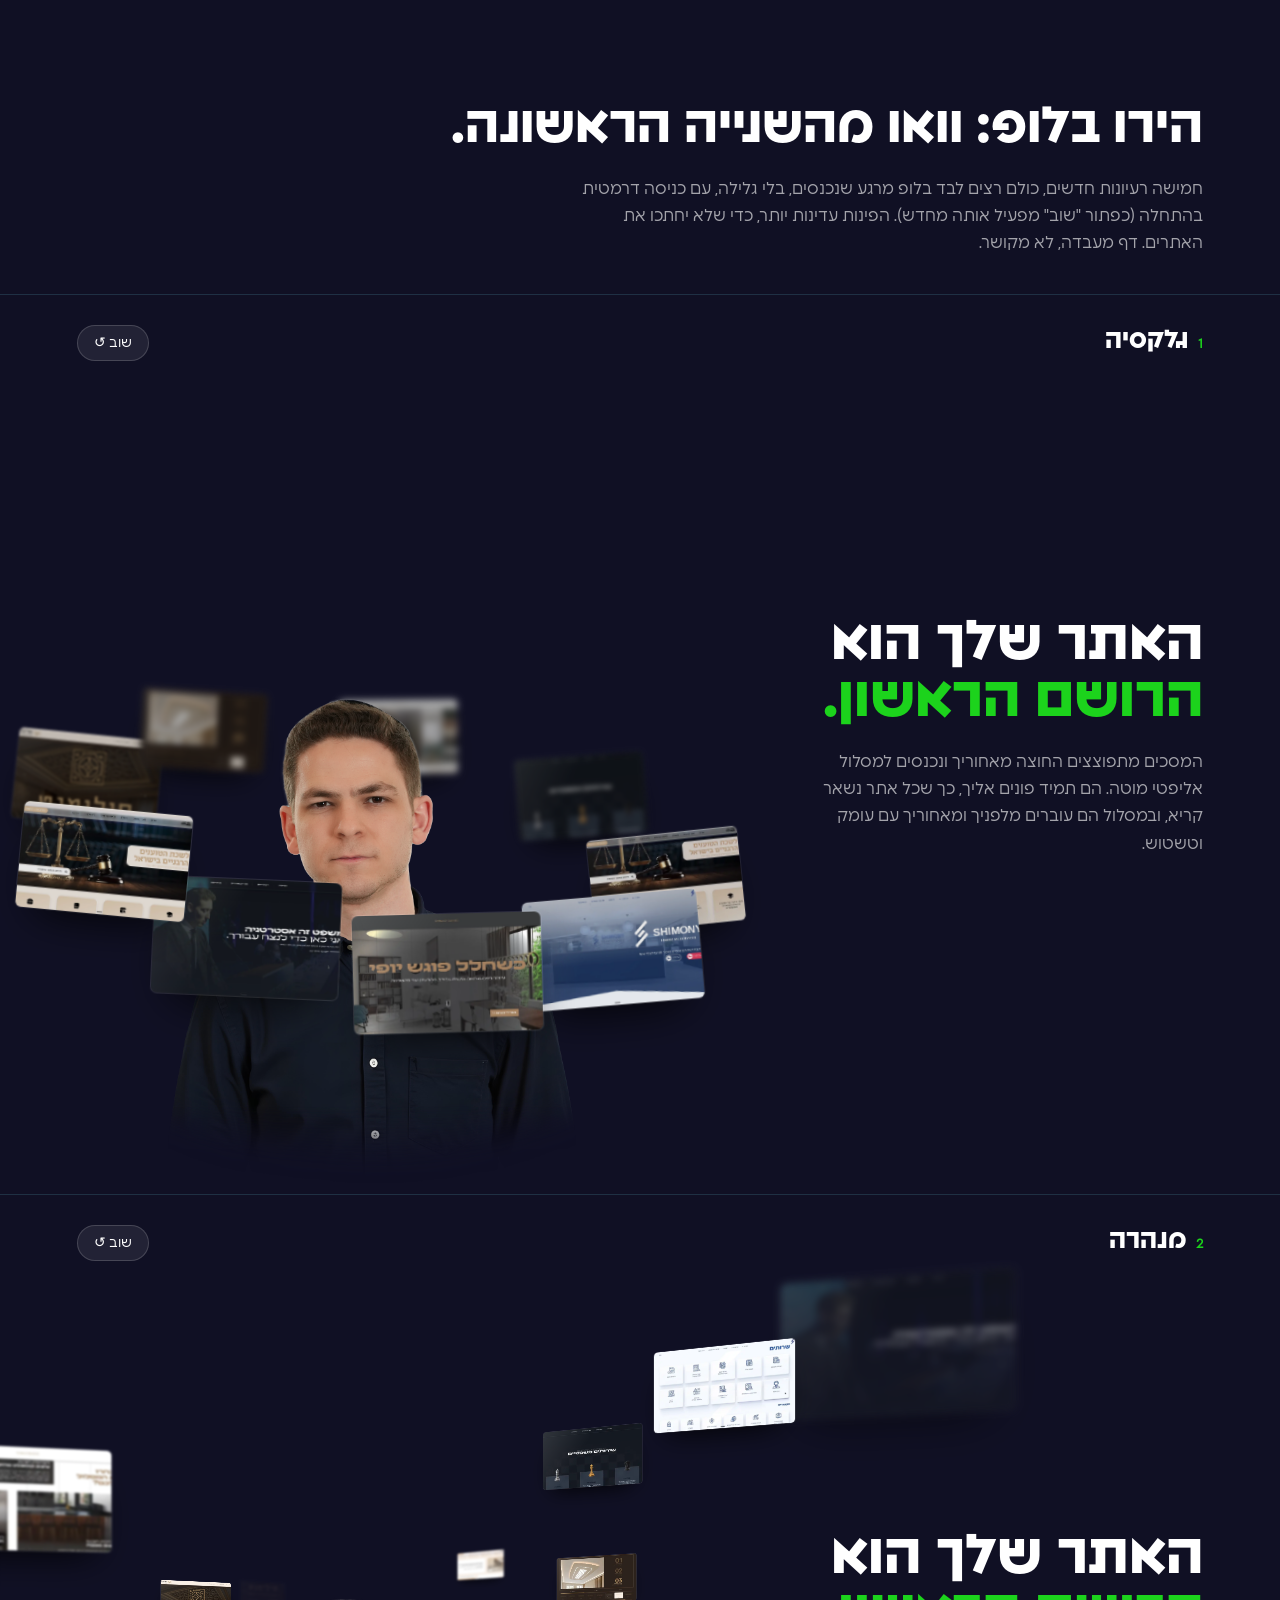
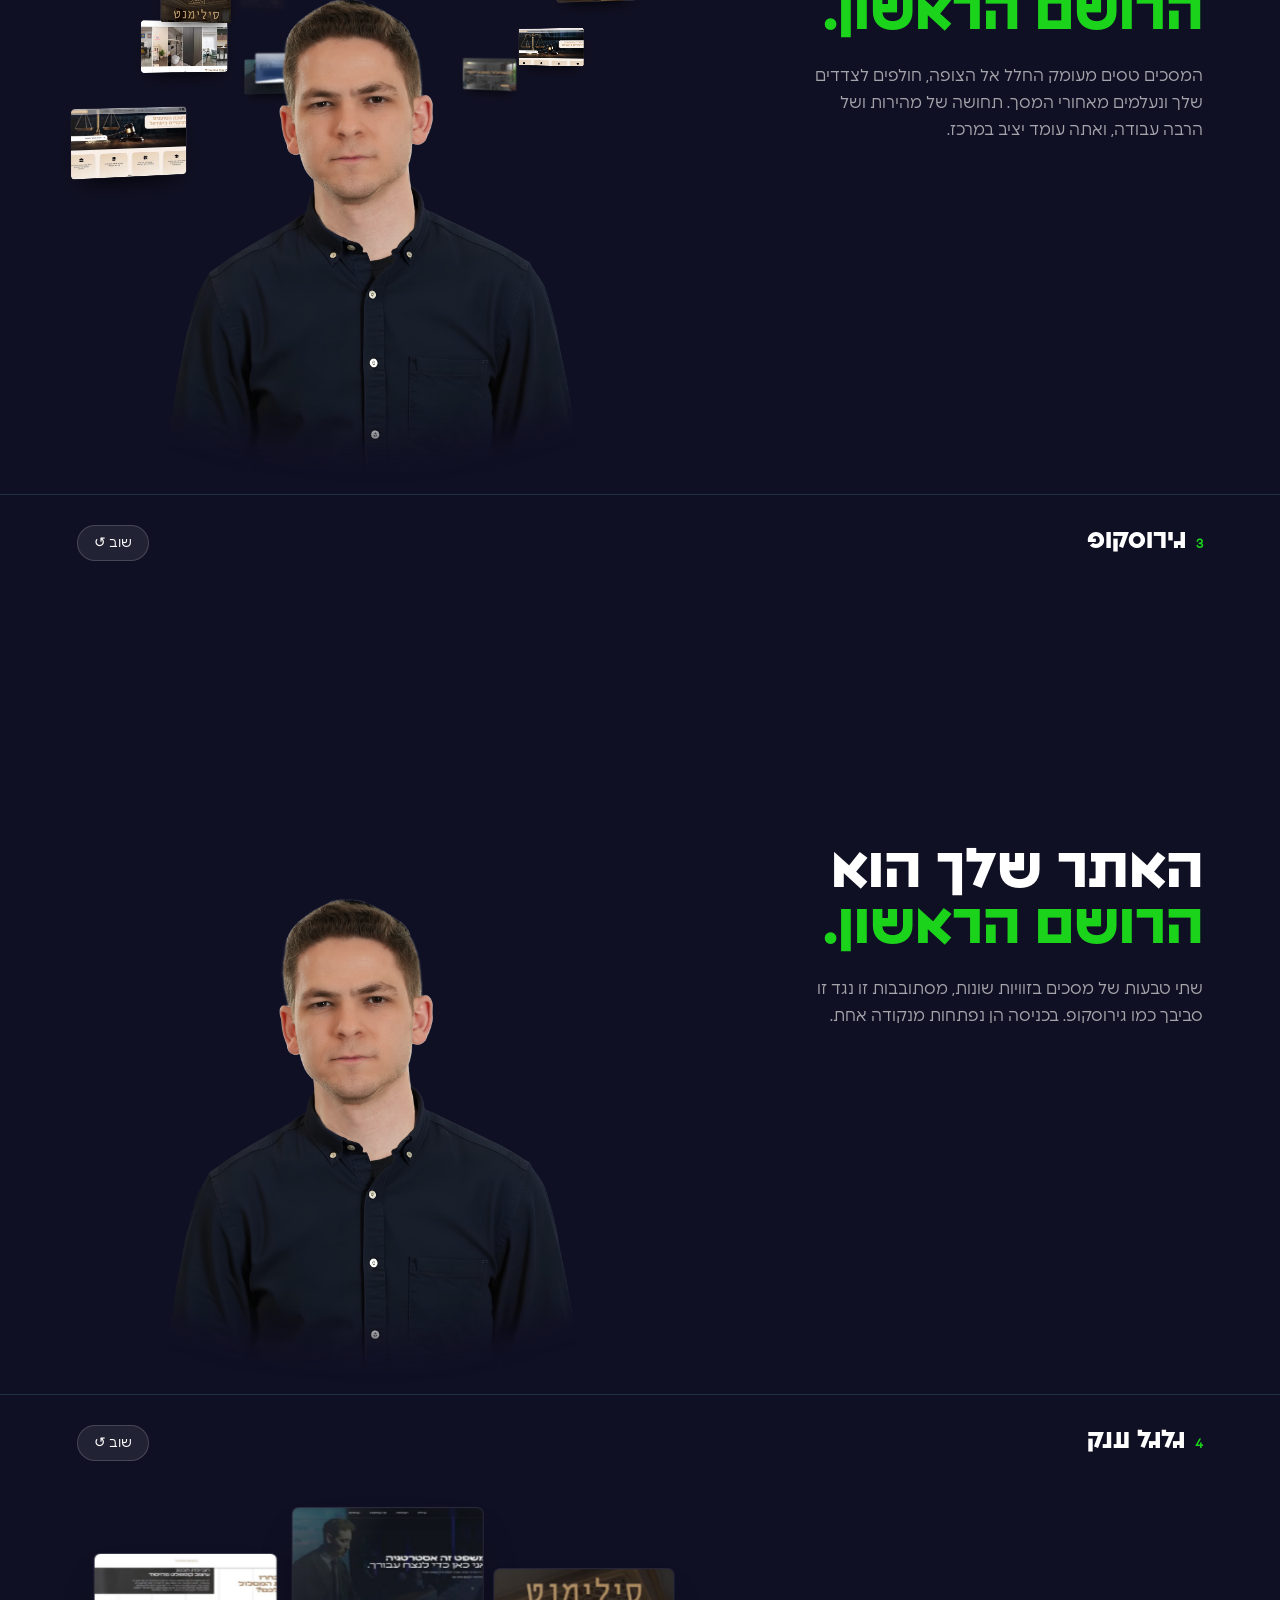
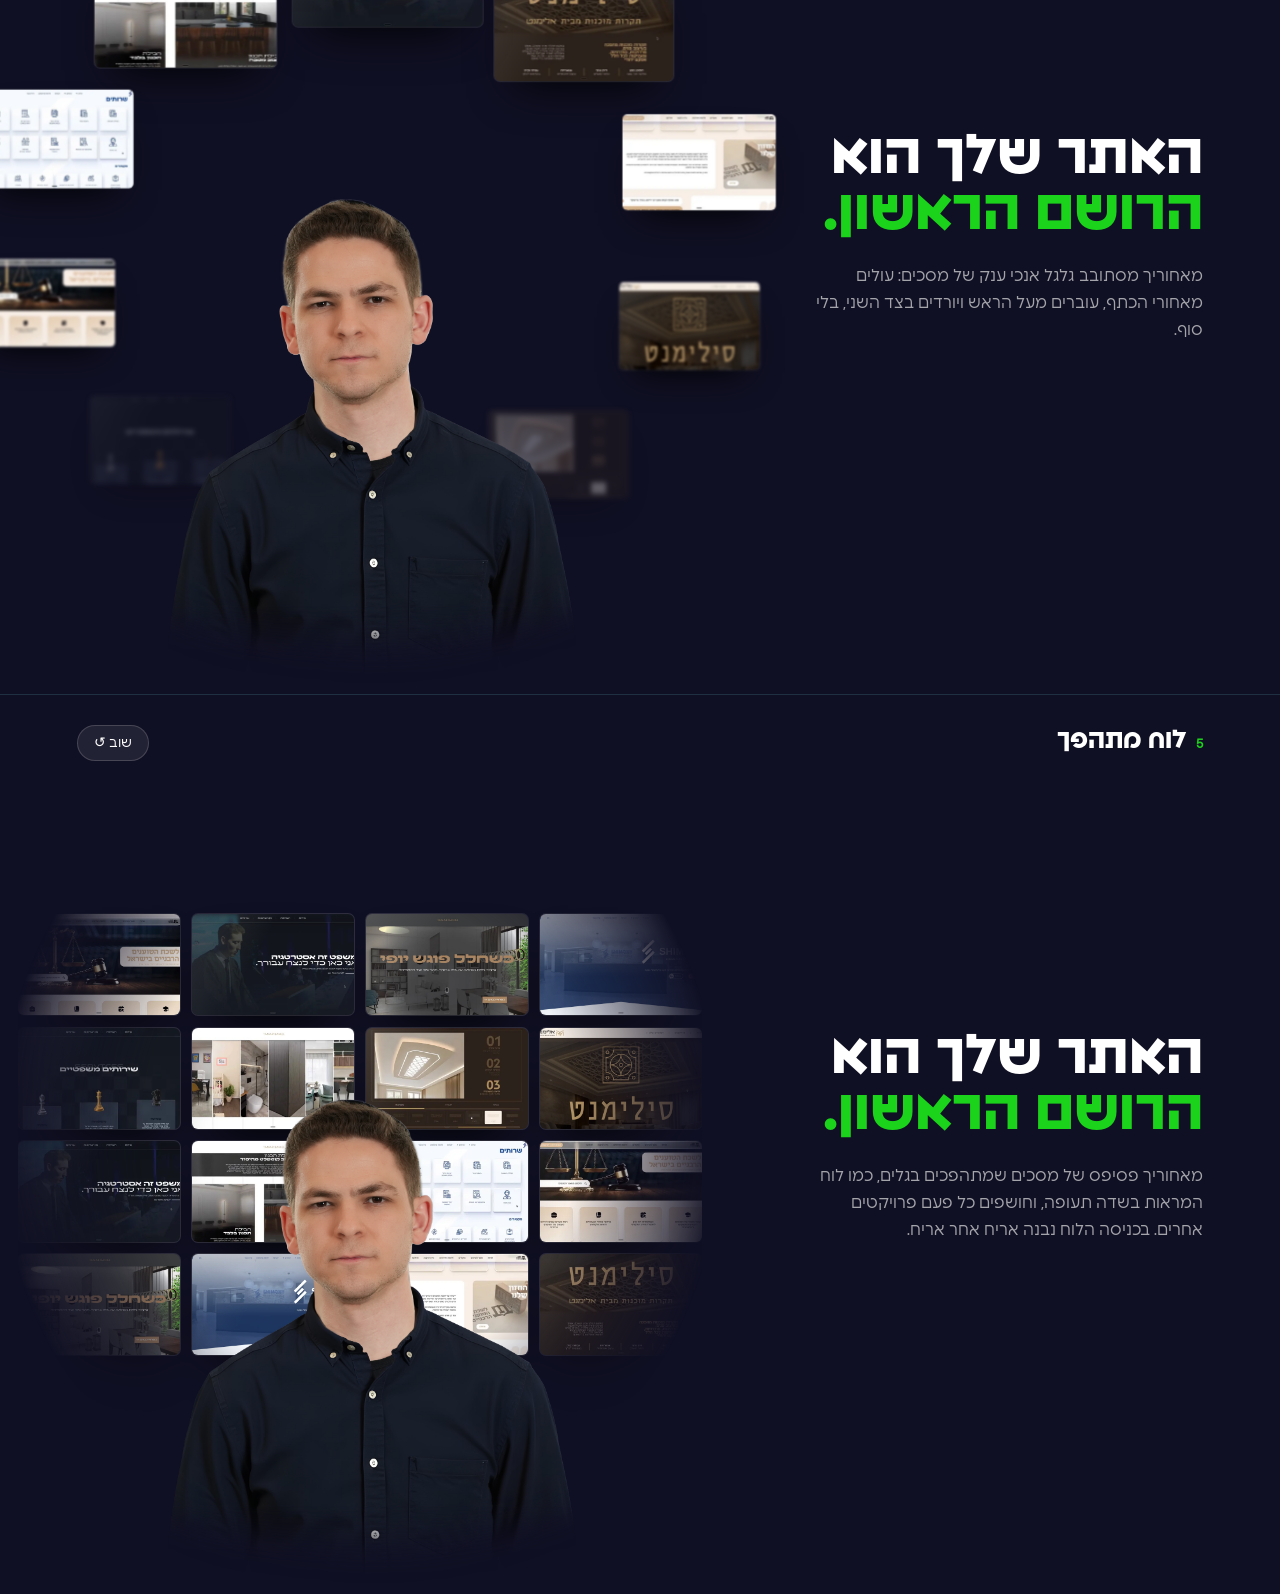
<file: lab/hero-loop.html>
<!DOCTYPE html>
<html lang="he" dir="rtl">
<head>
<meta charset="UTF-8" />
<meta name="viewport" content="width=device-width, initial-scale=1.0" />
<meta name="robots" content="noindex" />
<title>מעבדה: הירו בלופ</title>
<style>
@font-face { font-family: 'Polin'; src: url('../fonts/Polin-Regular.ttf') format('truetype'); font-weight: 100 599; font-display: swap; }
@font-face { font-family: 'Anomalia'; src: url('../fonts/anomalia-bold-aaa.woff2') format('woff2'); font-weight: 600 1000; font-display: swap; }
:root { --bg: #101024; --accent: #64C1D2; --accent-2: #1CD31C; --ease: cubic-bezier(0.23, 1, 0.32, 1); }
* { box-sizing: border-box; }
html, body { overflow-x: clip; }
body { margin: 0; background: var(--bg); color: #fff; font-family: 'Polin', Arial, sans-serif; }
.intro { padding: 10vh 6vw 4vh; }
.intro h1 { font-family: 'Anomalia'; font-size: clamp(2rem, 4vw, 3.6rem); margin: 0 0 12px; }
.intro p { color: rgba(255,255,255,.62); max-width: 64ch; line-height: 1.7; margin: 0; }
.hero { position: relative; height: 100vh; min-height: 640px; display: grid; grid-template-columns: 1fr 1.1fr; align-items: center; padding: 0 6vw; border-top: 1px solid rgba(100,193,210,.18); overflow: clip; }
.tag { position: absolute; top: 28px; right: 6vw; z-index: 30; font-size: .8rem; color: var(--accent-2); font-weight: 600; }
.tag b { font-family: 'Anomalia'; font-size: 1.6rem; color: #fff; margin-inline-start: 10px; }
.replay { position: absolute; top: 30px; left: 6vw; z-index: 30; font: inherit; font-size: .85rem; color: #fff; background: rgba(255,255,255,.08); border: 1px solid rgba(255,255,255,.16); border-radius: 999px; padding: 8px 16px; cursor: pointer; }
.copy { position: relative; z-index: 20; }
.copy h2 { font-family: 'Anomalia'; font-size: clamp(2.2rem, 4.4vw, 4.4rem); line-height: 1; margin: 0; }
.copy h2 em { font-style: normal; color: var(--accent-2); }
.copy p { color: rgba(255,255,255,.62); max-width: 40ch; line-height: 1.7; margin-top: 22px; }
.stage { position: relative; height: 100%; perspective: 1500px; }
.me { position: absolute; bottom: 0; left: 50%; width: min(420px, 32vw); translate: -50% 0; z-index: 10; -webkit-mask: linear-gradient(#000 82%, transparent); mask: linear-gradient(#000 82%, transparent); pointer-events: none; }
.shot { position: absolute; aspect-ratio: 1.6; border-radius: 6px; background: #05060d center/cover no-repeat; box-shadow: 0 0 0 1px rgba(255,255,255,.12), 0 26px 50px -22px rgba(0,0,0,.9); will-change: transform; }
.shot::after { content: ''; position: absolute; inset: 0; border-radius: inherit; background: linear-gradient(120deg, rgba(255,255,255,.12), transparent 40%); }
@media (max-width: 860px) { .hero { grid-template-columns: 1fr; grid-template-rows: auto 1fr; padding-top: 12vh; } .me { width: 64vw; } }

/* 3 gyroscope */
.gyro { position: absolute; left: 50%; top: 46%; width: 0; height: 0; transform-style: preserve-3d; }
.ring { position: absolute; transform-style: preserve-3d; }
.ring .shot { width: 170px; margin: -53px 0 0 -85px; backface-visibility: hidden; }
.r1 { animation: r1 22s linear infinite; } .r2 { animation: r2 28s linear infinite; }
@keyframes r1 { from { transform: rotateX(68deg) rotateZ(0); } to { transform: rotateX(68deg) rotateZ(360deg); } }
@keyframes r2 { from { transform: rotateY(24deg) rotateX(-62deg) rotateZ(0); } to { transform: rotateY(24deg) rotateX(-62deg) rotateZ(-360deg); } }
.gyro.intro { animation: grow 1.4s var(--ease) both; }
@keyframes grow { from { transform: scale(0.1); opacity: 0; } }

/* 5 flip board */
.board { position: absolute; inset: 6% -6% 8% -10%; display: grid; grid-template-columns: repeat(4, 1fr); gap: 12px; align-content: center; perspective: 1200px; -webkit-mask: radial-gradient(ellipse at 50% 50%, #000 45%, transparent 75%); mask: radial-gradient(ellipse at 50% 50%, #000 45%, transparent 75%); }
.flip { position: relative; aspect-ratio: 1.6; transform-style: preserve-3d; transition: transform .8s var(--ease); }
.flip .shot { position: absolute; inset: 0; width: 100%; backface-visibility: hidden; }
.flip .shot.back { transform: rotateY(180deg); }
.flip.on { transform: rotateY(180deg); }

@media (prefers-reduced-motion: reduce) { * { animation: none !important; } }
</style>
</head>
<body>
<header class="intro">
  <h1>הירו בלופ: וואו מהשנייה הראשונה.</h1>
  <p>חמישה רעיונות חדשים, כולם רצים לבד בלופ מרגע שנכנסים, בלי גלילה, עם כניסה דרמטית בהתחלה (כפתור "שוב" מפעיל אותה מחדש). הפינות עדינות יותר, כדי שלא יחתכו את האתרים. דף מעבדה, לא מקושר.</p>
</header>

<section class="hero" id="g1"><span class="tag">1<b>גלקסיה</b></span><button class="replay">שוב ↺</button>
  <div class="copy"><h2>האתר שלך הוא<br /><em>הרושם הראשון.</em></h2><p>המסכים מתפוצצים החוצה מאחוריך ונכנסים למסלול אליפטי מוטה. הם תמיד פונים אליך, כך שכל אתר נשאר קריא, ובמסלול הם עוברים מלפניך ומאחוריך עם עומק וטשטוש.</p></div>
  <div class="stage"><img class="me" src="../images/miki-hero.png" alt="" /></div>
</section>

<section class="hero" id="g2"><span class="tag">2<b>מנהרה</b></span><button class="replay">שוב ↺</button>
  <div class="copy"><h2>האתר שלך הוא<br /><em>הרושם הראשון.</em></h2><p>המסכים טסים מעומק החלל אל הצופה, חולפים לצדדים שלך ונעלמים מאחורי המסך. תחושה של מהירות ושל הרבה עבודה, ואתה עומד יציב במרכז.</p></div>
  <div class="stage"><img class="me" src="../images/miki-hero.png" alt="" /></div>
</section>

<section class="hero" id="g3"><span class="tag">3<b>גירוסקופ</b></span><button class="replay">שוב ↺</button>
  <div class="copy"><h2>האתר שלך הוא<br /><em>הרושם הראשון.</em></h2><p>שתי טבעות של מסכים בזוויות שונות, מסתובבות זו נגד זו סביבך כמו גירוסקופ. בכניסה הן נפתחות מנקודה אחת.</p></div>
  <div class="stage"><div class="gyro intro"><div class="ring r1"></div><div class="ring r2"></div></div><img class="me" src="../images/miki-hero.png" alt="" /></div>
</section>

<section class="hero" id="g4"><span class="tag">4<b>גלגל ענק</b></span><button class="replay">שוב ↺</button>
  <div class="copy"><h2>האתר שלך הוא<br /><em>הרושם הראשון.</em></h2><p>מאחוריך מסתובב גלגל אנכי ענק של מסכים: עולים מאחורי הכתף, עוברים מעל הראש ויורדים בצד השני, בלי סוף.</p></div>
  <div class="stage"><img class="me" src="../images/miki-hero.png" alt="" /></div>
</section>

<section class="hero" id="g5"><span class="tag">5<b>לוח מתהפך</b></span><button class="replay">שוב ↺</button>
  <div class="copy"><h2>האתר שלך הוא<br /><em>הרושם הראשון.</em></h2><p>מאחוריך פסיפס של מסכים שמתהפכים בגלים, כמו לוח המראות בשדה תעופה, וחושפים כל פעם פרויקטים אחרים. בכניסה הלוח נבנה אריח אחר אריח.</p></div>
  <div class="stage"><div class="board"></div><img class="me" src="../images/miki-hero.png" alt="" /></div>
</section>

<script>
const SH = ['shimony-poster','tamar-baniel-poster','ziskind-poster','lishkatoanim-poster','element-poster'].map(s => `../images/portfolio/${s}.webp`)
  .concat([1,2,3,4,5,6,7,8,9].map(n => `../images/wave/shot-${n}.webp`));
const reduce = matchMedia('(prefers-reduced-motion: reduce)').matches;
const mk = (i, w) => { const d = document.createElement('div'); d.className = 'shot'; d.style.backgroundImage = `url(${SH[i % SH.length]})`; if (w) d.style.width = w + 'px'; return d; };
const ease = t => 1 - Math.pow(1 - t, 3);
const onScreen = el => { const r = el.getBoundingClientRect(); return r.bottom > 0 && r.top < innerHeight; };

// 1 galaxy: billboarded tilted ellipse orbit + burst intro
(() => {
  const sec = document.getElementById('g1'), st = sec.querySelector('.stage');
  const n = 9, els = []; for (let i = 0; i < n; i++) { const e = mk(i, 190); e.style.left = '50%'; e.style.top = '64%'; e.style.margin = '-60px 0 0 -95px'; st.appendChild(e); els.push(e); }
  let t0 = performance.now();
  sec.querySelector('.replay').onclick = () => t0 = performance.now();
  (function tick(now) {
    if (onScreen(sec)) {
      const el = (now - t0) / 1000, intro = reduce ? 1 : ease(Math.min(1, el / 1.6));
      const W = st.clientWidth * 0.5, H = st.clientHeight * 0.13;
      els.forEach((e, i) => {
        const a = (i / n) * Math.PI * 2 + (reduce ? 0 : el * 0.28) - 0.4 * (1 - intro) * 6;
        const z = Math.sin(a);                 // -1 back .. 1 front
        const x = Math.cos(a) * W * intro, y = (z * H - 20 + Math.cos(a) * H * 0.35) * intro;
        const s = (0.62 + 0.38 * (z + 1) / 2) * (0.3 + 0.7 * intro);
        e.style.transform = `translate(${x}px, ${y}px) scale(${s}) rotate(${Math.cos(a) * -6}deg)`;
        e.style.zIndex = z > 0.05 ? 12 : 5;
        e.style.filter = `blur(${Math.max(0, -z) * 6 + Math.max(0, z - 0.85) * 4}px) brightness(${0.65 + 0.35 * (z + 1) / 2})`;
        e.style.opacity = Math.min(1, intro * 1.4);
      });
    }
    requestAnimationFrame(tick);
  })(t0);
})();

// 2 tunnel: shots fly from deep space toward the viewer, past both sides
(() => {
  const sec = document.getElementById('g2'), st = sec.querySelector('.stage');
  const n = 14, lanes = [], els = [];
  for (let i = 0; i < n; i++) { const e = mk(i, 220); e.style.left = '50%'; e.style.top = '45%'; e.style.margin = '-69px 0 0 -110px'; st.insertBefore(e, st.firstChild); els.push(e);
    const side = i % 2 ? 1 : -1; lanes.push({ x: side * (0.55 + Math.random() * 0.5), y: (Math.random() - 0.5) * 0.9, off: i / n }); }
  let t0 = performance.now(); sec.querySelector('.replay').onclick = () => t0 = performance.now();
  (function tick(now) {
    if (onScreen(sec)) {
      const el = (now - t0) / 1000, W = st.clientWidth, H = st.clientHeight;
      els.forEach((e, i) => {
        const L = lanes[i]; let p = ((reduce ? 0.5 : el * 0.11) + L.off) % 1;   // 0 far → 1 passed
        const intro = Math.min(1, el / 1.2); p = p * (reduce ? 1 : (0.35 + 0.65 * ease(intro)));
        const persp = 1 / (1.15 - p);       // grows toward the viewer
        const x = L.x * W * 0.42 * persp * 0.55, y = L.y * H * 0.35 * persp * 0.55;
        e.style.transform = `translate(${x}px, ${y}px) scale(${0.21 * persp}) rotateY(${L.x * -22}deg)`;
        e.style.opacity = p < 0.08 ? p / 0.08 : p > 0.9 ? (1 - p) / 0.1 : 1;
        e.style.zIndex = p > 0.72 ? 14 : 4;
        e.style.filter = `blur(${p < 0.4 ? (0.4 - p) * 16 : p > 0.82 ? (p - 0.82) * 30 : 0}px)`;
      });
    }
    requestAnimationFrame(tick);
  })(t0);
})();

// 3 gyroscope rings
(() => {
  const sec = document.getElementById('g3'), g = sec.querySelector('.gyro');
  [['.r1', 8, 280], ['.r2', 7, 230]].forEach(([sel, n, R], k) => { const r = g.querySelector(sel);
    for (let i = 0; i < n; i++) { const e = mk(i * 2 + k + 3); e.style.transform = `rotateZ(${i * 360 / n}deg) translateY(-${R}px) rotateX(-90deg)`; r.appendChild(e); } });
  sec.querySelector('.replay').onclick = () => { g.classList.remove('intro'); void g.offsetWidth; g.classList.add('intro'); };
})();

// 4 big wheel behind (rotates in the screen plane, shots stay upright)
(() => {
  const sec = document.getElementById('g4'), st = sec.querySelector('.stage');
  const n = 10, els = []; for (let i = 0; i < n; i++) { const e = mk(i + 4, 200); e.style.left = '50%'; e.style.top = '52%'; e.style.margin = '-62px 0 0 -100px'; st.insertBefore(e, st.firstChild); els.push(e); }
  let t0 = performance.now(); sec.querySelector('.replay').onclick = () => t0 = performance.now();
  (function tick(now) {
    if (onScreen(sec)) {
      const el = (now - t0) / 1000, intro = reduce ? 1 : ease(Math.min(1, el / 1.5));
      const R = Math.min(st.clientWidth * 0.5, st.clientHeight * 0.5) * intro;
      els.forEach((e, i) => {
        const a = (i / n) * Math.PI * 2 + (reduce ? 0 : el * 0.22);
        const x = Math.cos(a) * R * 1.15, y = Math.sin(a) * R * 0.9 - 30;
        const front = y < -R * 0.2;            // over the head: the closest part of the wheel
        e.style.transform = `translate(${x}px, ${y}px) scale(${(0.7 + 0.25 * Math.max(0, -Math.sin(a))) * (0.4 + 0.6 * intro)})`;
        e.style.zIndex = 4; e.style.opacity = Math.min(1, intro * 1.5) * (y > R * 0.55 ? 0.35 : 1); e.style.filter = `blur(${Math.max(0, Math.sin(a)) * 5}px)`;
      });
    }
    requestAnimationFrame(tick);
  })(t0);
})();

// 5 flip board: built tile by tile, then flips in diagonal waves
(() => {
  const sec = document.getElementById('g5'), board = sec.querySelector('.board');
  const tiles = [];
  for (let i = 0; i < 16; i++) { const f = document.createElement('div'); f.className = 'flip';
    const a = mk(i), b = mk(i + 7); b.classList.add('back'); f.append(a, b); board.appendChild(f); tiles.push(f); }
  const build = () => tiles.forEach((t, i) => { t.style.opacity = 0; t.style.transform = 'rotateX(-90deg)';
    setTimeout(() => { t.style.transition = 'transform .7s var(--ease), opacity .5s'; t.style.opacity = 1; t.style.transform = ''; }, 120 + ((i % 4) + Math.floor(i / 4)) * 90); });
  build(); sec.querySelector('.replay').onclick = build;
  let flipped = false;
  setInterval(() => { if (reduce || !onScreen(sec)) return; flipped = !flipped;
    tiles.forEach((t, i) => setTimeout(() => { t.style.transform = ''; t.classList.toggle('on', flipped); }, ((i % 4) + Math.floor(i / 4)) * 110)); }, 3200);
})();
</script>
</body>
</html>
</file>
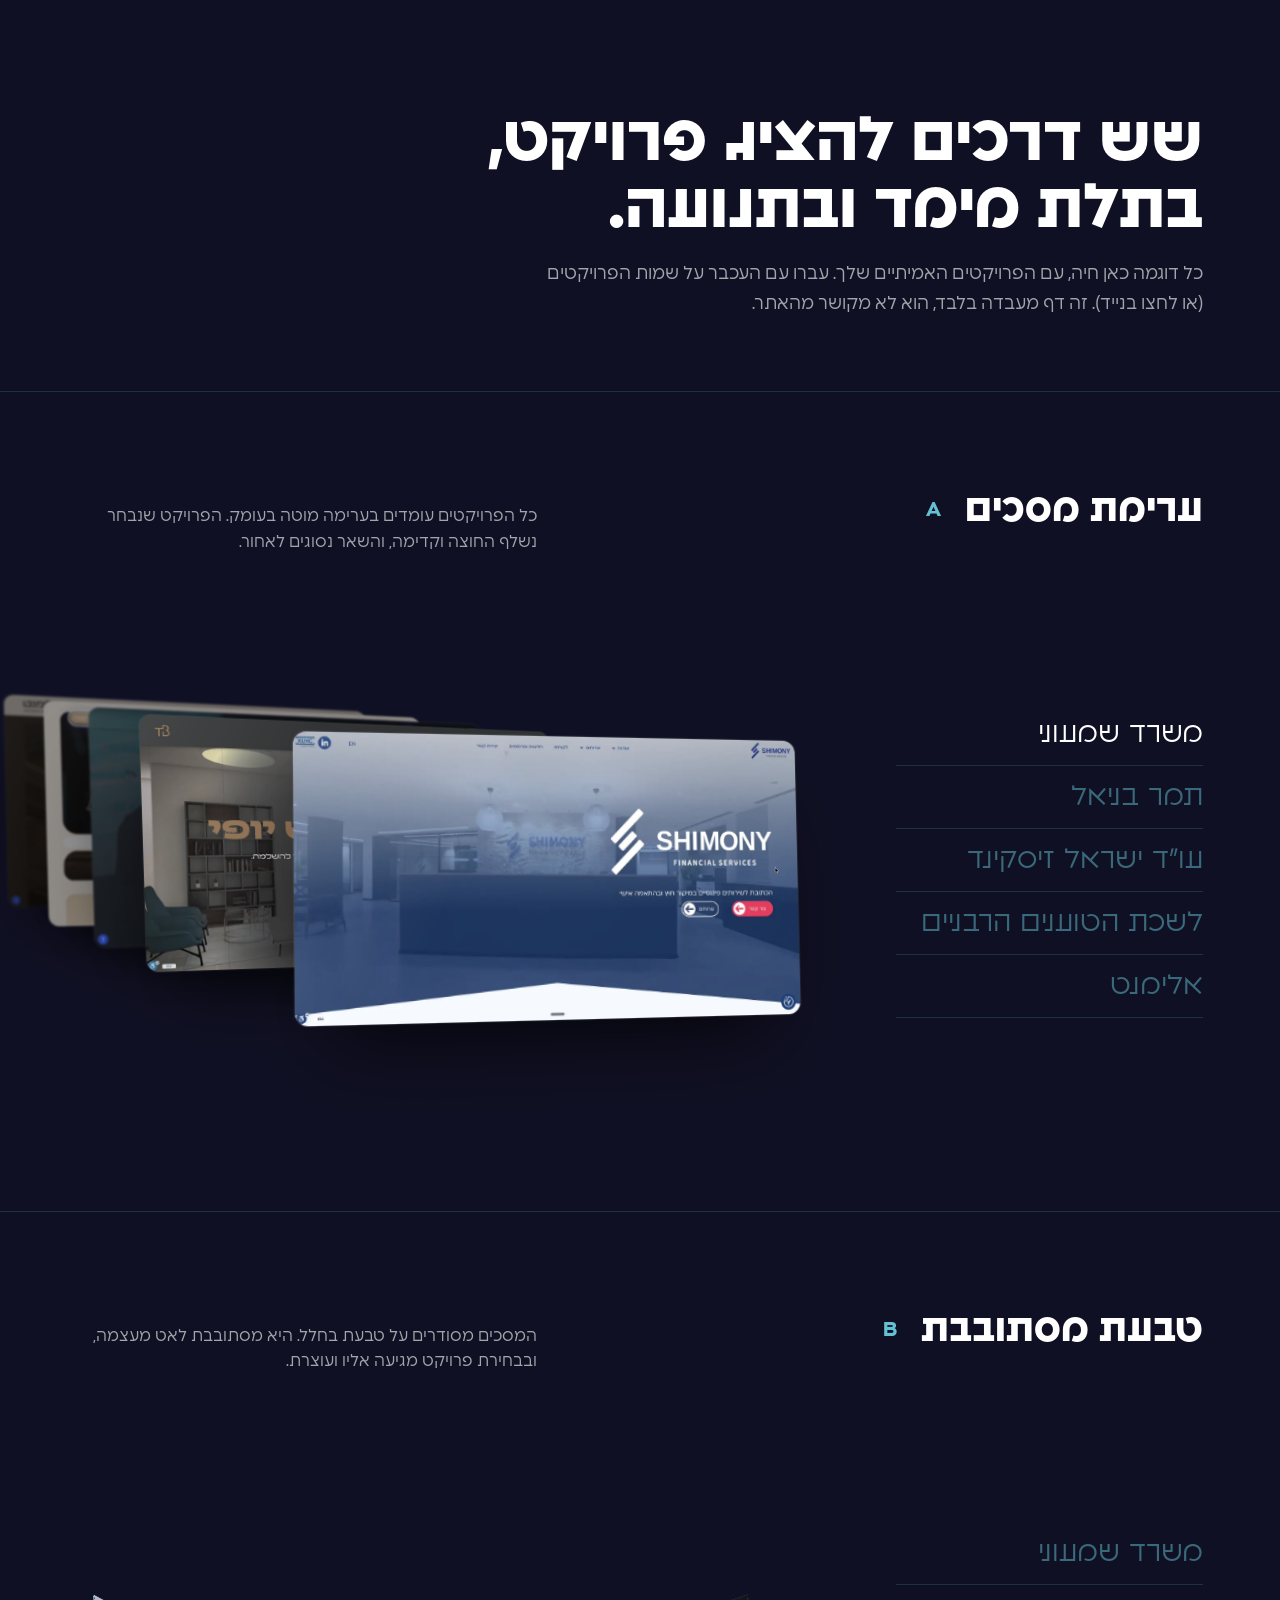
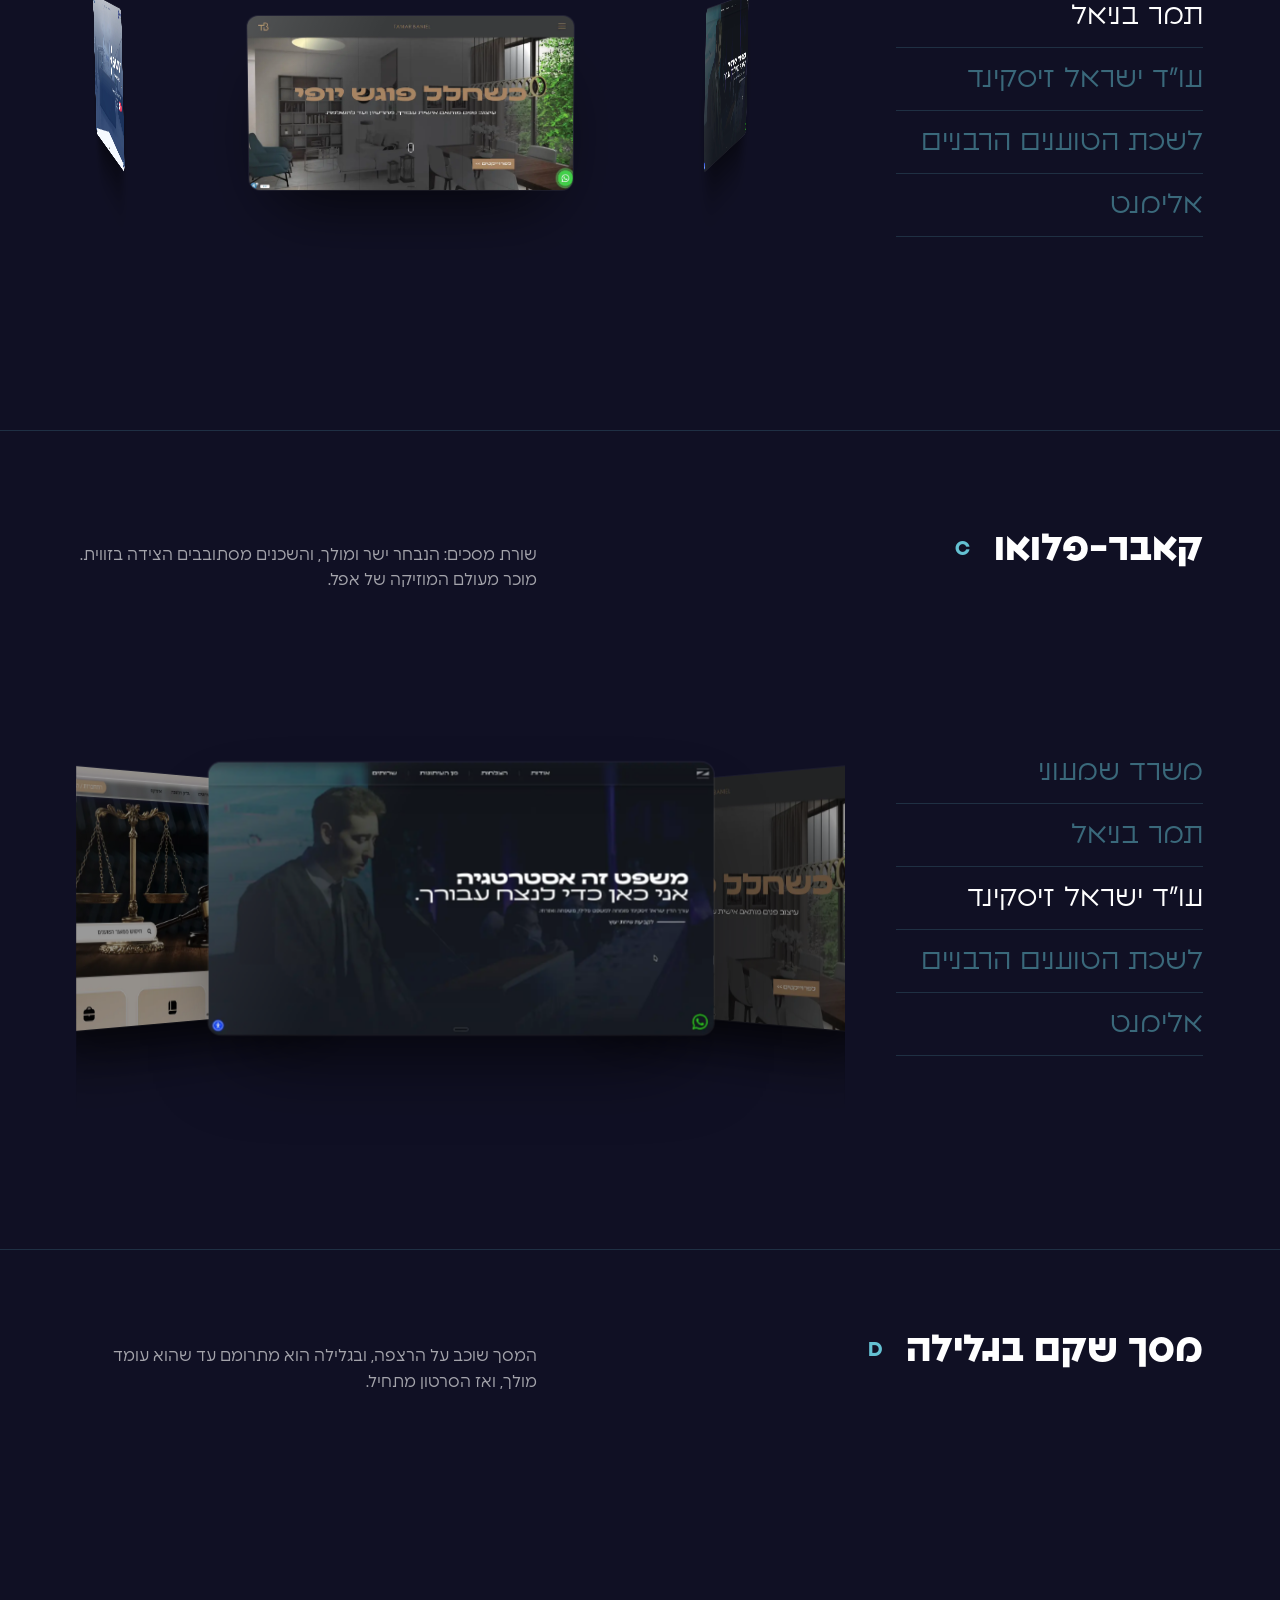
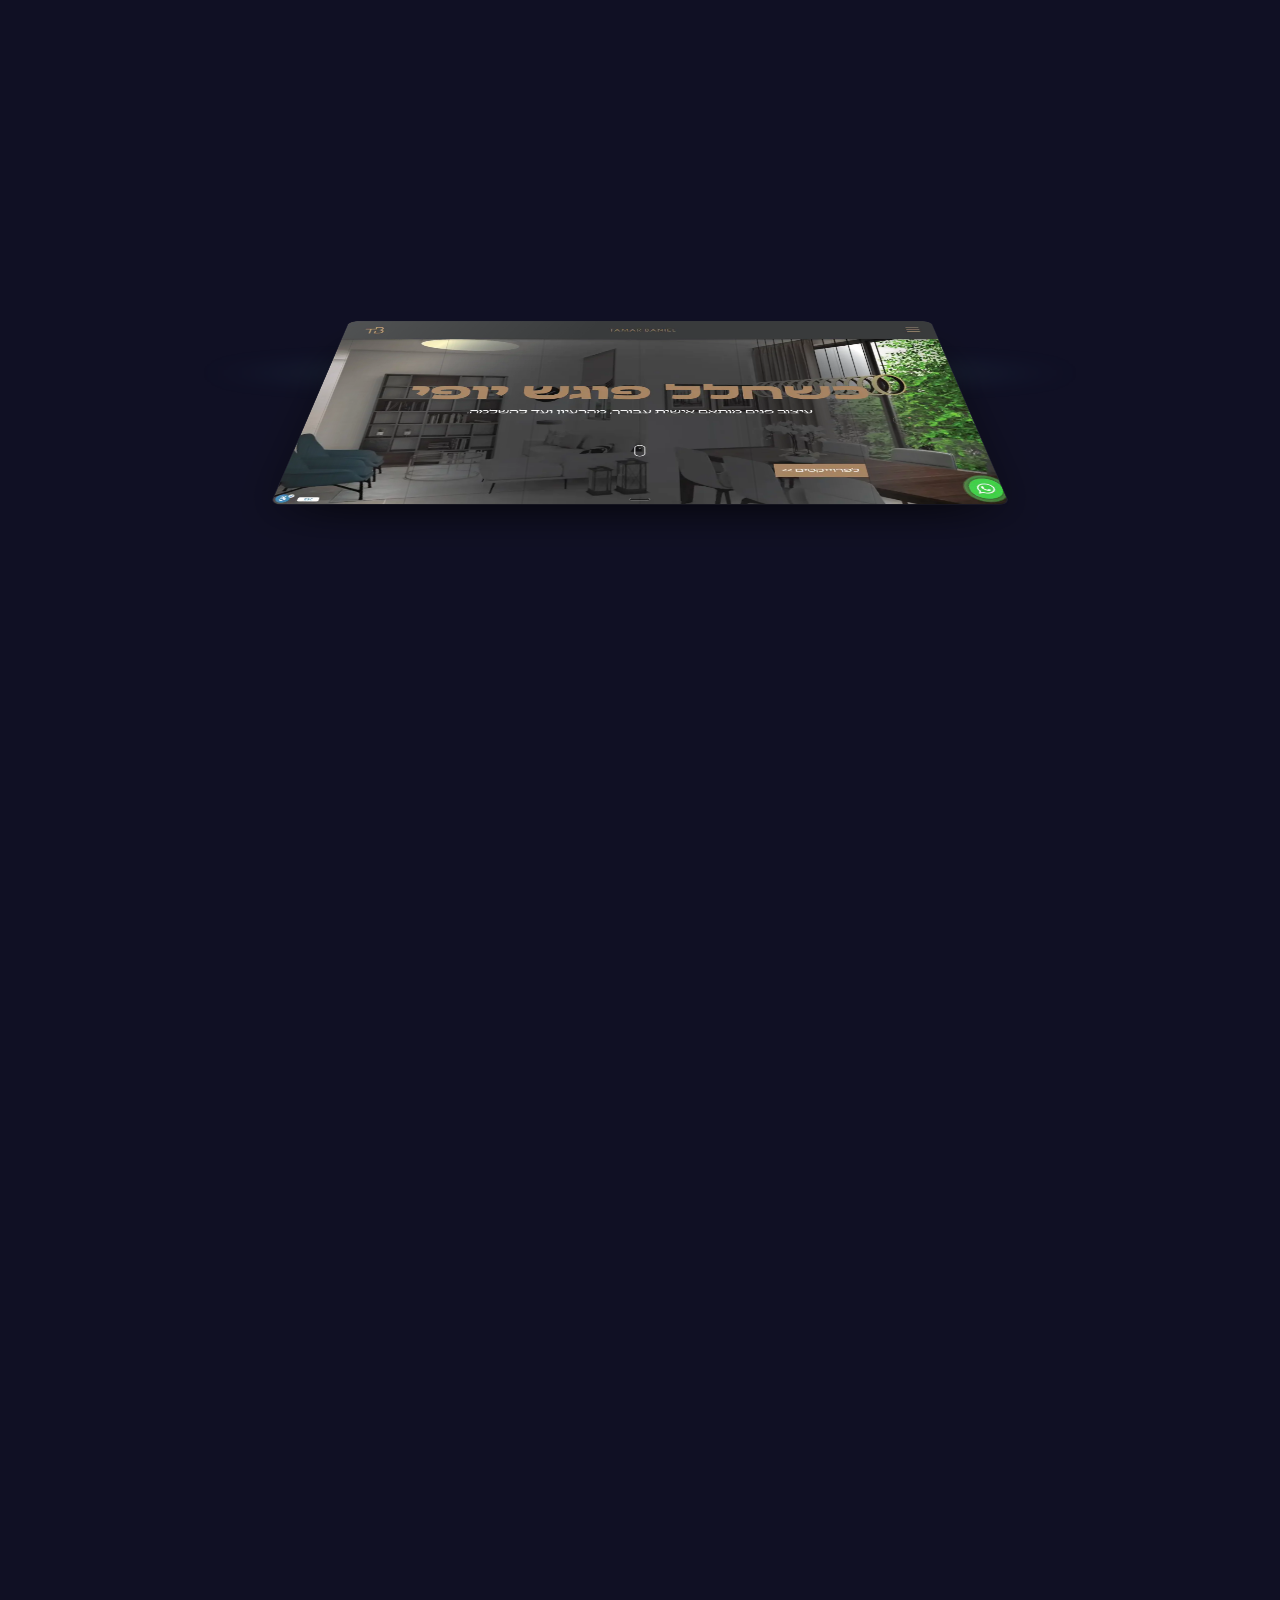
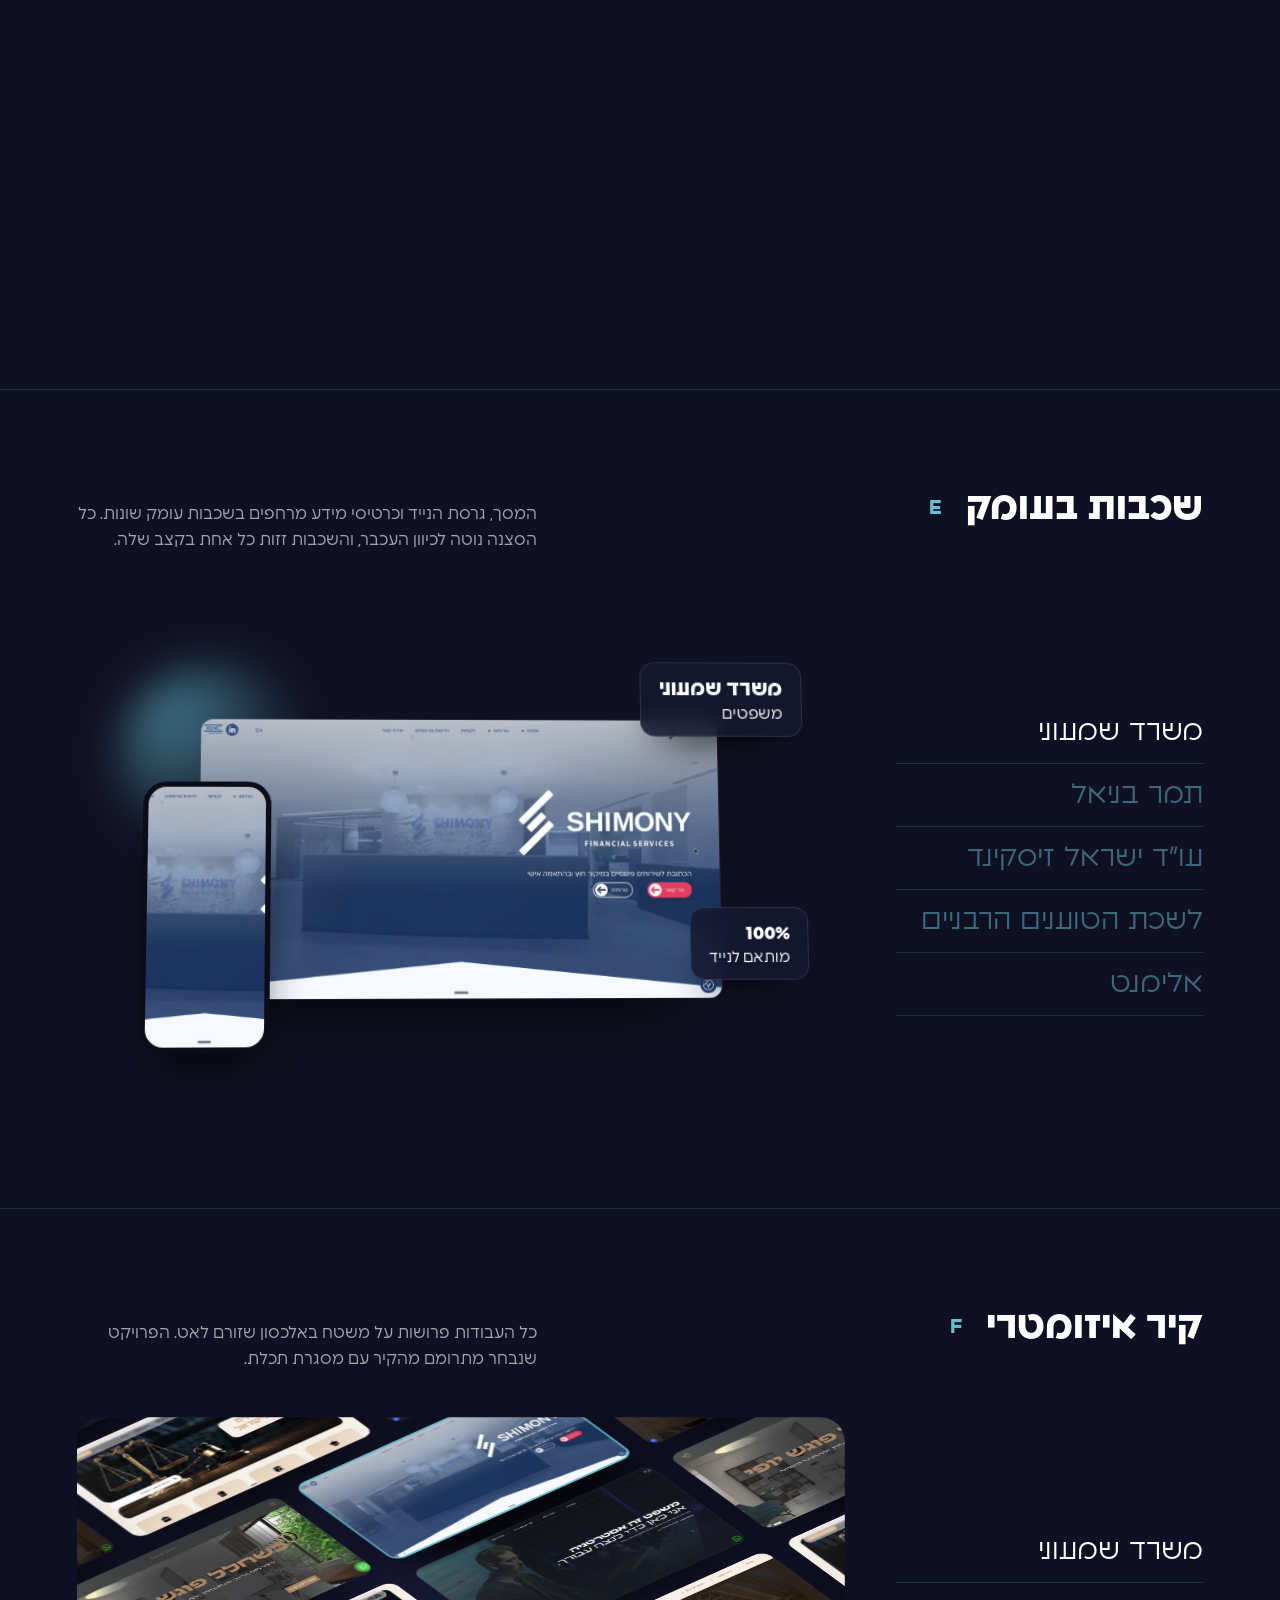
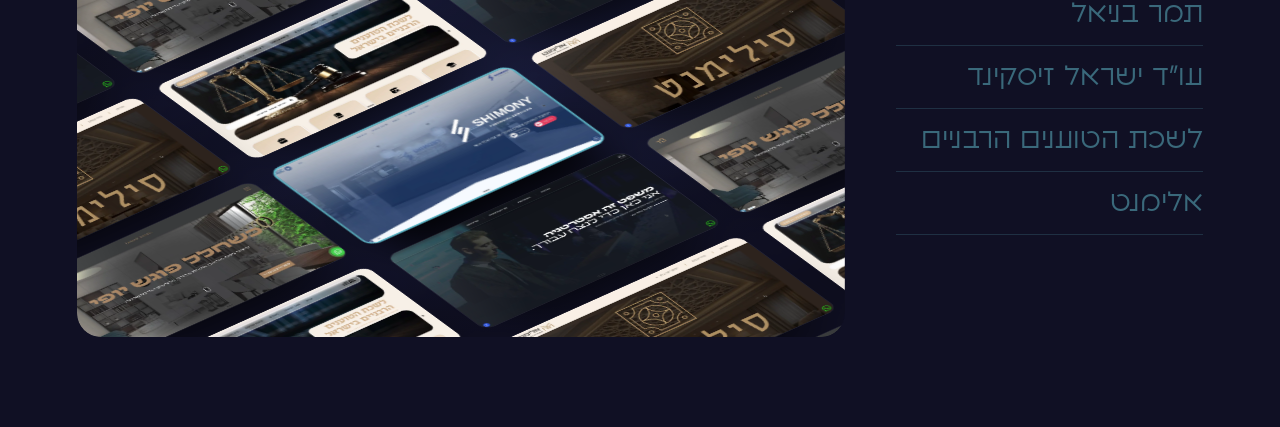
<file: lab/projects-3d.html>
<!DOCTYPE html>
<html lang="he" dir="rtl">
<head>
<meta charset="UTF-8" />
<meta name="viewport" content="width=device-width, initial-scale=1.0" />
<meta name="robots" content="noindex" />
<title>מעבדה: תצוגת פרויקטים בתלת מימד</title>
<style>
@font-face { font-family: 'Polin'; src: url('../fonts/Polin-Regular.ttf') format('truetype'); font-weight: 100 599; font-display: swap; }
@font-face { font-family: 'Polin'; src: url('../fonts/Polin-Bold.ttf') format('truetype'); font-weight: 600 1000; font-display: swap; }
@font-face { font-family: 'Anomalia'; src: url('../fonts/anomalia-light-aaa.woff2') format('woff2'); font-weight: 100 349; font-display: swap; }
@font-face { font-family: 'Anomalia'; src: url('../fonts/anomalia-bold-aaa.woff2') format('woff2'); font-weight: 600 1000; font-display: swap; }
:root {
  --bg: #101024; --bg-2: #15172f; --accent: #64C1D2; --accent-2: #1CD31C;
  --fg: #fff; --muted: rgba(255,255,255,0.62);
  --ease: cubic-bezier(0.23, 1, 0.32, 1);
}
* { box-sizing: border-box; }
html, body { overflow-x: clip; }
body { margin: 0; background: var(--bg); color: var(--fg); font-family: "Polin", Arial, sans-serif; }
h1, h2, h3 { font-family: 'Anomalia', 'Polin', sans-serif; margin: 0; text-wrap: balance; }
.intro { padding: 12vh 6vw 6vh; max-width: 1100px; }
.intro h1 { font-size: clamp(2.4rem, 5vw, 4.4rem); line-height: 1.05; }
.intro p { color: var(--muted); font-size: 1.1rem; line-height: 1.7; max-width: 60ch; }
.demo { position: relative; overflow-x: clip; padding: 10vh 6vw; border-top: 1px solid rgba(100,193,210,0.18); }
.demo-head { display: flex; gap: 24px; align-items: baseline; justify-content: space-between; flex-wrap: wrap; margin-bottom: 5vh; }
.demo-head h2 { font-size: clamp(1.8rem, 3vw, 2.6rem); }
.demo-head h2 span { color: var(--accent); font-family: 'Polin'; font-size: 0.5em; font-weight: 600; letter-spacing: 0.1em; margin-inline-start: 12px; vertical-align: middle; }
.demo-head p { color: var(--muted); max-width: 46ch; margin: 0; line-height: 1.6; }
.stage { display: grid; grid-template-columns: minmax(220px, 0.8fr) 2fr; gap: 4vw; align-items: center; min-height: 520px; }
.names { list-style: none; margin: 0; padding: 0; position: relative; z-index: 20; }
.names li { font-family: 'Anomalia', 'Polin'; font-weight: 300; font-size: clamp(1.4rem, 2.2vw, 2rem); padding: 10px 0; color: rgba(100,193,210,0.5); cursor: pointer; border-bottom: 1px solid rgba(100,193,210,0.18); transition: color .3s; }
.names li.on { color: #fff; }
.scene { position: relative; height: 520px; perspective: 1600px; }
.screen { position: absolute; width: 480px; aspect-ratio: 1280/690; border-radius: 12px; overflow: hidden; background: #05060d center/cover no-repeat;
  box-shadow: 0 0 0 1px rgba(255,255,255,0.08), 0 40px 80px -30px rgba(0,0,0,0.8); transform-style: preserve-3d; }
.screen video { position: absolute; inset: 0; width: 100%; height: 100%; object-fit: fill; opacity: 0; transition: opacity .4s; }
.screen.playing video { opacity: 1; }
.screen::after { content: ''; position: absolute; inset: 0; background: linear-gradient(115deg, rgba(255,255,255,0.12), rgba(255,255,255,0) 35%); pointer-events: none; }
@media (max-width: 860px) { .stage { grid-template-columns: 1fr; } .scene { height: 380px; } .screen { width: 300px; } }

/* A: stacked deck */
.sA .screen { top: 50%; left: 50%; margin: -130px 0 0 -240px; transition: transform .9s var(--ease), filter .9s var(--ease), opacity .9s; }

/* B: ring */
.sB .ring { position: absolute; top: 50%; left: 50%; width: 0; height: 0; transform-style: preserve-3d; transition: transform 1.2s var(--ease); }
.sB .screen { width: 360px; margin: -97px 0 0 -180px; backface-visibility: hidden; }

/* C: coverflow */
.sC { clip-path: inset(-60px 0); }
.sC .screen { top: 50%; left: 50%; margin: -130px 0 0 -240px; transition: transform .8s var(--ease), filter .8s; }

/* D: rises with scroll */
.sD { height: 260vh; padding: 0; }
.sD .pin { position: sticky; top: 0; height: 100vh; display: grid; place-items: center; perspective: 1400px; overflow: hidden; }
.sD .demo-head { position: absolute; top: 8vh; right: 6vw; left: 6vw; }
.sD .screen { position: relative; width: min(900px, 80vw); transform-origin: 50% 100%; }
.sD .floor { position: absolute; bottom: 18vh; width: 70vw; height: 30px; border-radius: 50%; background: radial-gradient(closest-side, rgba(100,193,210,0.35), transparent); filter: blur(10px); }

/* E: depth layers tilt to the cursor */
.sE.scene { display: grid; place-items: center; }
.sE .rig { position: relative; width: 520px; aspect-ratio: 1280/690; transform-style: preserve-3d; }
.sE .rig .screen { position: absolute; inset: 0; width: 100%; }
.sE .chip { position: absolute; padding: 12px 18px; border-radius: 14px; background: rgba(21,23,47,0.85); backdrop-filter: blur(10px); box-shadow: 0 20px 40px -20px #000, inset 0 0 0 1px rgba(255,255,255,0.1); font-size: .9rem; white-space: nowrap; }
.sE .chip b { display: block; font-family: 'Anomalia'; font-size: 1.2rem; }
.sE .phone { position: absolute; width: 120px; aspect-ratio: 9/19; border-radius: 22px; border: 5px solid #0b0c18; background: #05060d center/cover no-repeat; box-shadow: 0 30px 50px -20px #000; }
.sE .blob { position: absolute; width: 200px; height: 200px; border-radius: 50%; background: radial-gradient(circle at 30% 30%, var(--accent), transparent 70%); filter: blur(20px); opacity: .55; }

/* F: isometric wall */
.sF.scene { overflow: hidden; clip-path: inset(0 round 24px); perspective: none; border-radius: 24px; background: radial-gradient(ellipse at center, #1a1d3d, var(--bg) 70%); }
.sF .plane { position: absolute; top: 50%; left: 50%; width: 1400px; transform: translate(-50%, -50%) rotateX(55deg) rotateZ(-38deg); transform-style: preserve-3d; }
.sF .rows { display: grid; gap: 26px; animation: drift 40s linear infinite; }
.sF .row { display: flex; gap: 26px; }
.sF .row:nth-child(2) { translate: -180px 0; }
.sF .screen { position: relative; flex: none; width: 300px; transition: transform .6s var(--ease), box-shadow .6s; }
.sF .screen.lift { transform: translateZ(70px); box-shadow: 0 0 0 2px var(--accent), 0 60px 60px -20px rgba(0,0,0,.9); }
@keyframes drift { from { translate: 0 0; } to { translate: 0 -50%; } }

@media (prefers-reduced-motion: reduce) { .sF .rows { animation: none; } }
</style>
</head>
<body>

<header class="intro">
  <h1>שש דרכים להציג פרויקט, בתלת מימד ובתנועה.</h1>
  <p>כל דוגמה כאן חיה, עם הפרויקטים האמיתיים שלך. עברו עם העכבר על שמות הפרויקטים (או לחצו בנייד). זה דף מעבדה בלבד, הוא לא מקושר מהאתר.</p>
</header>

<section class="demo" id="A">
  <div class="demo-head"><h2>ערימת מסכים <span>A</span></h2><p>כל הפרויקטים עומדים בערימה מוטה בעומק. הפרויקט שנבחר נשלף החוצה וקדימה, והשאר נסוגים לאחור.</p></div>
  <div class="stage"><ul class="names"></ul><div class="scene sA"></div></div>
</section>

<section class="demo" id="B">
  <div class="demo-head"><h2>טבעת מסתובבת <span>B</span></h2><p>המסכים מסודרים על טבעת בחלל. היא מסתובבת לאט מעצמה, ובבחירת פרויקט מגיעה אליו ועוצרת.</p></div>
  <div class="stage"><ul class="names"></ul><div class="scene sB"><div class="ring"></div></div></div>
</section>

<section class="demo" id="C">
  <div class="demo-head"><h2>קאבר-פלואו <span>C</span></h2><p>שורת מסכים: הנבחר ישר ומולך, והשכנים מסתובבים הצידה בזווית. מוכר מעולם המוזיקה של אפל.</p></div>
  <div class="stage"><ul class="names"></ul><div class="scene sC"></div></div>
</section>

<section class="demo sD" id="D">
  <div class="pin">
    <div class="demo-head"><h2>מסך שקם בגלילה <span>D</span></h2><p>המסך שוכב על הרצפה, ובגלילה הוא מתרומם עד שהוא עומד מולך, ואז הסרטון מתחיל.</p></div>
    <div class="floor"></div>
    <div class="screen" data-i="1"></div>
  </div>
</section>

<section class="demo" id="E">
  <div class="demo-head"><h2>שכבות בעומק <span>E</span></h2><p>המסך, גרסת הנייד וכרטיסי מידע מרחפים בשכבות עומק שונות. כל הסצנה נוטה לכיוון העכבר, והשכבות זזות כל אחת בקצב שלה.</p></div>
  <div class="stage"><ul class="names"></ul><div class="scene sE"><div class="rig"></div></div></div>
</section>

<section class="demo" id="F">
  <div class="demo-head"><h2>קיר איזומטרי <span>F</span></h2><p>כל העבודות פרושות על משטח באלכסון שזורם לאט. הפרויקט שנבחר מתרומם מהקיר עם מסגרת תכלת.</p></div>
  <div class="stage"><ul class="names"></ul><div class="scene sF"><div class="plane"><div class="rows"></div></div></div></div>
</section>

<script>
const P = [
  { name: 'משרד שמעוני', slug: 'shimony', field: 'משפטים' },
  { name: 'תמר בניאל', slug: 'tamar-baniel', field: 'עיצוב פנים' },
  { name: 'עו"ד ישראל זיסקינד', slug: 'ziskind', field: 'משרד עורך דין' },
  { name: 'לשכת הטוענים הרבניים', slug: 'lishkatoanim', field: 'הכתובת למתדיינים ולמייצגים בבתי הדין' },
  { name: 'אלימנט', slug: 'element', field: 'גבס ודקורציה' },
];
const reduce = matchMedia('(prefers-reduced-motion: reduce)').matches;
const poster = s => `../images/portfolio/${s}-poster.webp`;

function makeScreen(p, withVideo) {
  const d = document.createElement('div');
  d.className = 'screen';
  d.style.backgroundImage = `url(${poster(p.slug)})`;
  if (withVideo && !reduce) {
    const v = document.createElement('video');
    v.muted = true; v.loop = true; v.playsInline = true; v.preload = 'none';
    v.dataset.src = `../images/portfolio/${p.slug}`;
    v.addEventListener('playing', () => d.classList.add('playing'));
    d.appendChild(v);
  }
  return d;
}
function play(screen, on) {
  const v = screen.querySelector('video'); if (!v) return;
  if (on) { if (!v.src) v.src = v.dataset.src + '.mp4'; v.play().catch(() => {}); }
  else { v.pause(); screen.classList.remove('playing'); }
}
function names(section, onPick) {
  const ul = section.querySelector('.names'); if (!ul) return () => {};
  P.forEach((p, i) => {
    const li = document.createElement('li'); li.textContent = p.name;
    li.addEventListener('mouseenter', () => onPick(i));
    li.addEventListener('click', () => onPick(i));
    ul.appendChild(li);
  });
  return i => ul.querySelectorAll('li').forEach((li, k) => li.classList.toggle('on', k === i));
}

// A: stacked deck
(() => {
  const sec = document.getElementById('A'), scene = sec.querySelector('.scene');
  const screens = P.map(p => { const s = makeScreen(p, true); scene.appendChild(s); return s; });
  const mark = names(sec, pick);
  function pick(cur) {
    mark(cur);
    screens.forEach((s, i) => {
      const k = (i - cur + P.length) % P.length;          // 0 = picked
      if (k === 0) s.style.transform = 'translate3d(18%, 6%, 140px) rotateY(14deg) rotateX(3deg)';
      else s.style.transform = `translate3d(${-6 - k * 16}%, ${-k * 7}%, ${-k * 110}px) rotateY(28deg) rotateX(6deg)`;
      s.style.filter = k ? `brightness(${1 - k * 0.14}) blur(${k * 0.4}px)` : 'none';
      s.style.zIndex = 10 - k;
      play(s, k === 0);
    });
  }
  pick(0);
})();

// B: ring
(() => {
  const sec = document.getElementById('B'), ring = sec.querySelector('.ring');
  const R = 420, step = 360 / P.length;
  P.forEach((p, i) => { const s = makeScreen(p, false); s.style.transform = `rotateY(${i * step}deg) translateZ(${R}px)`; ring.appendChild(s); });
  let angle = 0, auto = !reduce, timer;
  const mark = names(sec, i => { auto = false; clearTimeout(timer); go(i); timer = setTimeout(() => auto = !reduce, 6000); });
  function go(i) { mark(i); const target = -i * step; let d = ((target - angle) % 360 + 540) % 360 - 180; angle += d; ring.style.transform = `translateZ(-${R}px) rotateX(-6deg) rotateY(${angle}deg)`; }
  go(0);
  let i = 0; setInterval(() => { if (auto) go(i = (i + 1) % P.length); }, 3200);
})();

// C: coverflow
(() => {
  const sec = document.getElementById('C'), scene = sec.querySelector('.scene');
  const screens = P.map(p => { const s = makeScreen(p, true); scene.appendChild(s); return s; });
  const mark = names(sec, pick);
  function pick(cur) {
    mark(cur);
    screens.forEach((s, i) => {
      const d = i - cur;
      const x = d === 0 ? 0 : Math.sign(d) * (42 + Math.abs(d) * 14);
      s.style.transform = d === 0 ? 'translateZ(80px)' : `translateX(${-x}%) translateZ(${-Math.abs(d) * 120}px) rotateY(${d > 0 ? 55 : -55}deg)`;
      s.style.zIndex = 10 - Math.abs(d);
      s.style.filter = d ? 'brightness(.6)' : 'none';
      play(s, d === 0);
    });
  }
  pick(2);
})();

// D: rises with scroll
(() => {
  const sec = document.getElementById('D'), s0 = sec.querySelector('.screen');
  const s = makeScreen(P[1], true); s0.replaceWith(s); s.style.width = 'min(900px, 80vw)'; s.style.position = 'relative'; s.style.transformOrigin = '50% 100%';
  function frame() {
    const r = sec.getBoundingClientRect();
    const t = Math.min(1, Math.max(0, -r.top / (r.height - innerHeight) * 1.4));
    const e = 1 - Math.pow(1 - t, 3);
    s.style.transform = `translateY(${(1 - e) * 18}vh) rotateX(${(1 - e) * 72}deg) scale(${0.82 + e * 0.18})`;
    play(s, t > 0.95);
  }
  addEventListener('scroll', frame, { passive: true }); frame();
})();

// E: depth layers + cursor tilt (spring)
(() => {
  const sec = document.getElementById('E'), rig = sec.querySelector('.rig'), scene = sec.querySelector('.scene');
  const layer = (el, z, css) => { el.style.cssText += css; el.dataset.z = z; el.style.transform = `translateZ(${z}px)`; rig.appendChild(el); return el; };
  const blob = layer(Object.assign(document.createElement('div'), { className: 'blob' }), -120, 'top:-30%;left:-20%;');
  const scr = layer(makeScreen(P[0], true), 0, '');
  const phone = layer(Object.assign(document.createElement('div'), { className: 'phone' }), 90, 'bottom:-18%;left:-8%;');
  const chip1 = layer(Object.assign(document.createElement('div'), { className: 'chip' }), 140, 'top:-10%;right:-10%;');
  const chip2 = layer(Object.assign(document.createElement('div'), { className: 'chip' }), 60, 'bottom:6%;right:-14%;');
  const mark = names(sec, pick);
  function pick(i) {
    mark(i);
    scr.style.backgroundImage = `url(${poster(P[i].slug)})`;
    const v = scr.querySelector('video'); if (v) { v.pause(); v.removeAttribute('src'); v.dataset.src = `../images/portfolio/${P[i].slug}`; scr.classList.remove('playing'); play(scr, true); }
    phone.style.backgroundImage = `url(${poster(P[i].slug)})`;
    chip1.innerHTML = `<b>${P[i].name}</b>${P[i].field}`;
    chip2.innerHTML = `<b>100%</b>מותאם לנייד`;
  }
  pick(0);
  let tx = 0, ty = 0, x = 0, y = 0, vx = 0, vy = 0, last = performance.now();
  scene.addEventListener('mousemove', e => { const r = scene.getBoundingClientRect(); tx = ((e.clientX - r.left) / r.width - .5) * 2; ty = ((e.clientY - r.top) / r.height - .5) * 2; });
  scene.addEventListener('mouseleave', () => { tx = ty = 0; });
  const K = Math.pow(2 * Math.PI / 0.6, 2), C = 4 * Math.PI * 0.8 / 0.6;
  (function tick(now) {
    const dt = Math.min((now - last) / 1000, 1 / 30); last = now;
    const ix = reduce ? 0 : tx, iy = reduce ? 0 : ty;
    vx += (K * (ix - x) - C * vx) * dt; x += vx * dt; vy += (K * (iy - y) - C * vy) * dt; y += vy * dt;
    const idle = reduce ? 0 : Math.sin(now / 2200) * 0.15;
    rig.style.transform = `rotateY(${(x + idle) * 14}deg) rotateX(${-y * 10 + 6}deg)`;
    requestAnimationFrame(tick);
  })(last);
})();

// F: isometric wall
(() => {
  const sec = document.getElementById('F'), rows = sec.querySelector('.rows');
  const all = [];
  for (let r = 0; r < 8; r++) {
    const row = document.createElement('div'); row.className = 'row';
    for (let c = 0; c < 5; c++) { const p = P[(c + r * 2) % P.length]; const s = makeScreen(p, false); s.dataset.i = (c + r * 2) % P.length; row.appendChild(s); all.push(s); }
    rows.appendChild(row);
  }
  const mark = names(sec, i => { mark(i); all.forEach(s => s.classList.toggle('lift', +s.dataset.i === i)); });
  mark(0); all.forEach(s => s.classList.toggle('lift', +s.dataset.i === 0));
})();
</script>
</body>
</html>
</file>
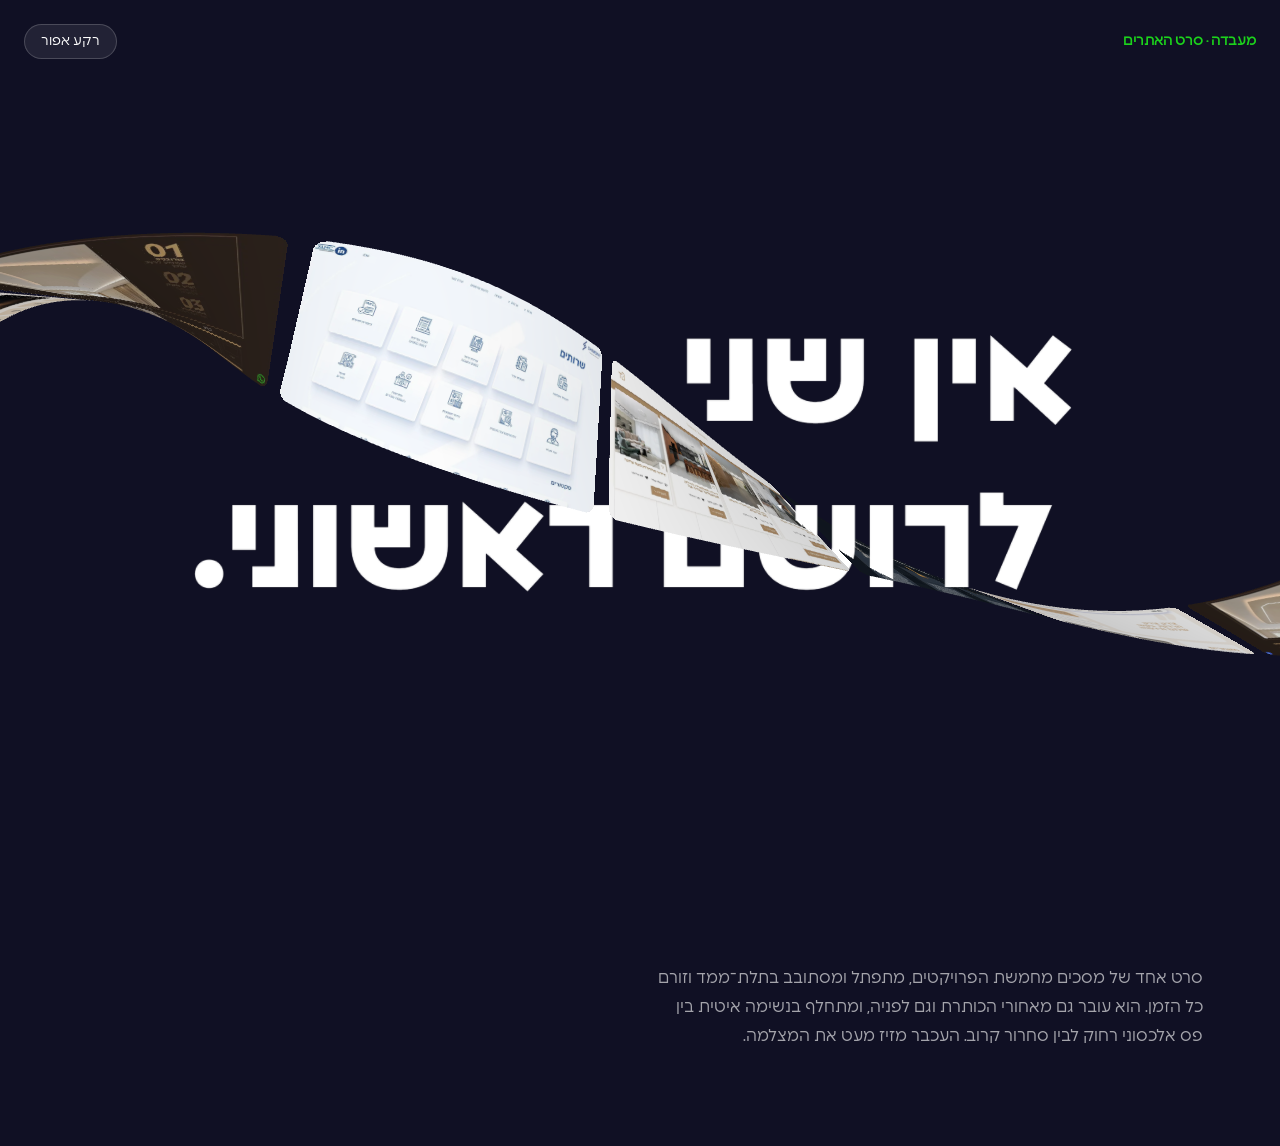
<file: lab/ribbon.html>
<!DOCTYPE html>
<html lang="he" dir="rtl">
<head>
<meta charset="UTF-8" />
<meta name="viewport" content="width=device-width, initial-scale=1.0" />
<meta name="robots" content="noindex" />
<title>מעבדה: סרט אתרים</title>
<style>
@font-face { font-family: 'Polin'; src: url('../fonts/Polin-Regular.ttf') format('truetype'); font-weight: 100 599; font-display: swap; }
@font-face { font-family: 'Anomalia'; src: url('../fonts/anomalia-bold-aaa.woff2') format('woff2'); font-weight: 600 1000; font-display: block; }
:root { --bg: #101024; --paper: #DCDEE2; --accent: #64C1D2; --accent-2: #1CD31C; }
* { box-sizing: border-box; }
html, body { margin: 0; overflow-x: clip; }
body { background: var(--bg); color: #fff; font-family: 'Polin', Arial, sans-serif; transition: background .6s ease, color .6s ease; }
body.light { background: var(--paper); color: #101024; }
.stage { position: relative; height: 100svh; min-height: 560px; overflow: clip; }
.stage canvas { position: absolute; inset: 0; width: 100%; height: 100%; display: block; }
.sr-only { position: absolute; width: 1px; height: 1px; overflow: hidden; clip: rect(0 0 0 0); white-space: nowrap; }
.bar { position: absolute; z-index: 2; top: 24px; inset-inline: 24px; display: flex; justify-content: space-between; align-items: center; gap: 12px; font-size: .85rem; }
.bar b { color: var(--accent-2); font-weight: 600; }
body.light .bar b { color: #101024; }
.bar button { font: inherit; color: inherit; background: rgba(255,255,255,.08); border: 1px solid rgba(255,255,255,.18); border-radius: 999px; padding: 8px 16px; cursor: pointer; }
body.light .bar button { background: rgba(16,16,36,.06); border-color: rgba(16,16,36,.18); }
.note { padding: 48px 6vw 80px; max-width: 70ch; line-height: 1.8; color: rgba(255,255,255,.62); }
body.light .note { color: #4A4C60; }
</style>
</head>
<body>
<section class="stage" aria-label="סרט אתרים">
  <h1 class="sr-only">אין שני לרושם ראשוני.</h1>
  <canvas id="ribbon" aria-hidden="true"></canvas>
  <div class="bar">
    <b>מעבדה · סרט האתרים</b>
    <span><button id="theme" type="button">רקע אפור</button></span>
  </div>
</section>
<p class="note">סרט אחד של מסכים מחמשת הפרויקטים, מתפתל ומסתובב בתלת־ממד וזורם כל הזמן. הוא עובר גם מאחורי הכותרת וגם לפניה, ומתחלף בנשימה איטית בין פס אלכסוני רחוק לבין סחרור קרוב. העכבר מזיז מעט את המצלמה.</p>

<script type="module">
import * as THREE from './vendor/three-0.169.0.module.min.js';

const canvas = document.getElementById('ribbon');
const stage = canvas.parentElement;
const reduce = matchMedia('(prefers-reduced-motion: reduce)').matches;

const renderer = new THREE.WebGLRenderer({ canvas, antialias: true, alpha: true });
renderer.setPixelRatio(Math.min(devicePixelRatio, 2));
renderer.outputColorSpace = THREE.SRGBColorSpace;

const scene = new THREE.Scene();
const camera = new THREE.PerspectiveCamera(32, 1, 0.1, 100);

// ---------- the ribbon: one long strip, bent along an animated path ----------
const ATLAS_RATIO = 8000 / 410;   // atlas.webp width / height (10 screens with gaps)
const SEG = 720;                  // segments along the strip
const LEN = 36;                   // strip span along x (world units)
let H = 1.7;                      // strip height (taller on phones)

const geo = new THREE.BufferGeometry();
const pos = new Float32Array((SEG + 1) * 2 * 3);
const uv = new Float32Array((SEG + 1) * 2 * 2);
const idx = [];
for (let i = 0; i < SEG; i++) {
  const a = i * 2, b = a + 1, c = a + 2, d = a + 3;
  idx.push(a, c, b, b, c, d);
}
geo.setIndex(idx);
geo.setAttribute('position', new THREE.BufferAttribute(pos, 3).setUsage(THREE.DynamicDrawUsage));
geo.setAttribute('uv', new THREE.BufferAttribute(uv, 2).setUsage(THREE.DynamicDrawUsage));

const tex = new THREE.TextureLoader().load('ribbon/atlas.webp', () => { if (reduce) draw(3.2); });
tex.colorSpace = THREE.SRGBColorSpace;
tex.wrapS = THREE.RepeatWrapping;
tex.anisotropy = renderer.capabilities.getMaxAnisotropy();

// lit by how much each part faces the camera, so the twist reads as depth
const ribbonMat = new THREE.ShaderMaterial({
  uniforms: { map: { value: tex } },
  side: THREE.DoubleSide,
  vertexShader: `
    varying vec2 vUv; varying vec3 vN; varying vec3 vV;
    void main() {
      vUv = uv;
      vec4 mv = modelViewMatrix * vec4(position, 1.0);
      vV = -mv.xyz; vN = normalMatrix * normal;
      gl_Position = projectionMatrix * mv;
    }`,
  fragmentShader: `
    uniform sampler2D map;
    varying vec2 vUv; varying vec3 vN; varying vec3 vV;
    void main() {
      vec4 t = texture2D(map, vUv);
      if (t.a < 0.5) discard;
      float facing = abs(dot(normalize(vN), normalize(vV)));
      gl_FragColor = vec4(t.rgb * (0.55 + 0.45 * facing), 1.0);
      #include <colorspace_fragment>
    }`
});
const ribbon = new THREE.Mesh(geo, ribbonMat);
ribbon.frustumCulled = false;
scene.add(ribbon);

// ---------- the headline as a plane at z = 0, so the ribbon passes behind and in front ----------
const textCanvas = document.createElement('canvas');
textCanvas.width = 2400; textCanvas.height = 900;   // size before the texture is created (GPU storage is fixed)
const tctx = textCanvas.getContext('2d');
const textTex = new THREE.CanvasTexture(textCanvas);
textTex.colorSpace = THREE.SRGBColorSpace;
textTex.anisotropy = renderer.capabilities.getMaxAnisotropy();
const textMat = new THREE.MeshBasicMaterial({ map: textTex, transparent: true, alphaTest: 0.04 });
const textMesh = new THREE.Mesh(new THREE.PlaneGeometry(1, 1), textMat);
textMesh.renderOrder = 1;
scene.add(textMesh);

let light = false;
function paintText() {
  const W = 2400, Hc = 900;
  tctx.clearRect(0, 0, W, Hc);
  tctx.fillStyle = light ? '#101024' : '#ffffff';
  tctx.direction = 'rtl';
  tctx.textBaseline = 'alphabetic';
  tctx.font = '700 330px Anomalia, Polin, Arial';
  tctx.textAlign = 'right'; tctx.fillText('אין שני', W - 160, 380);
  tctx.textAlign = 'left';  tctx.fillText('לרושם ראשוני.', 120, 780);
  textTex.needsUpdate = true;
}

// ---------- layout ----------
let portrait = false;
function resize() {
  const w = stage.clientWidth, h = stage.clientHeight;
  renderer.setSize(w, h, false);
  camera.aspect = w / h;
  portrait = w / h < 0.9;
  H = portrait ? 2.6 : 1.7;
  camera.position.set(0, 0, portrait ? 30 : 17);
  camera.updateProjectionMatrix();
  // text plane fills ~78% of the visible width
  const visH = 2 * camera.position.z * Math.tan(THREE.MathUtils.degToRad(camera.fov / 2));
  const visW = visH * camera.aspect;
  const tw = visW * (portrait ? 0.92 : 0.78);
  textMesh.scale.set(tw, tw * 900 / 2400, 1);
  if (reduce) draw(3.2);
}

// ---------- animation ----------
const c = new Float32Array((SEG + 1) * 3);
const T = new THREE.Vector3(), N0 = new THREE.Vector3(), B0 = new THREE.Vector3(), Wd = new THREE.Vector3();
const UP = new THREE.Vector3(0, 1, 0);
const ease = (k) => 1 - Math.pow(1 - k, 3);
let flow = 0, last = 0;

function bend(t, dt) {
  // slow breathing between a far diagonal band (0) and a close sweep (1)
  const b = 0.5 + 0.5 * Math.sin(t * 0.32 - 1.2);
  const intro = reduce ? 1 : ease(Math.min(1, t / 2.4));
  // centre line
  for (let i = 0; i <= SEG; i++) {
    const x = (i / SEG - 0.5) * LEN;
    const y = (1 - b) * (-x * 0.16)                        // diagonal tilt when far
            + (0.9 + 0.9 * b) * Math.sin(x * 0.26 + t * 0.55)
            + 0.5 * Math.sin(x * 0.11 - t * 0.37);
    const z = -2.5 + 8.5 * b * Math.sin(x * 0.2 + t * 0.42) * Math.exp(-(x * x) / 120)
            + 1.1 * Math.sin(x * 0.47 + t * 0.8)
            - (1 - intro) * 14;                            // flies in from the back
    c[i * 3] = x; c[i * 3 + 1] = y * (portrait ? 1.6 : 1); c[i * 3 + 2] = z;
  }
  // strip edges + uv by arc length (screens keep their proportions however it bends)
  flow += dt * (0.045 + (1 - intro) * 0.5);
  let arc = 0;
  for (let i = 0; i <= SEG; i++) {
    const p = i * 3, a = Math.max(0, i - 1) * 3, n = Math.min(SEG, i + 1) * 3;
    T.set(c[n] - c[a], c[n + 1] - c[a + 1], c[n + 2] - c[a + 2]).normalize();
    if (i > 0) arc += Math.hypot(c[p] - c[p - 3], c[p + 1] - c[p - 2], c[p + 2] - c[p - 1]);
    N0.copy(UP).addScaledVector(T, -T.dot(UP)).normalize();
    B0.crossVectors(T, N0);
    const x = c[p];
    const th = 1.25 * Math.sin(x * 0.15 + t * 0.62) + b * 0.9 * Math.sin(x * 0.31 - t * 0.5);
    Wd.copy(N0).multiplyScalar(Math.cos(th)).addScaledVector(B0, Math.sin(th)).multiplyScalar(H / 2);
    const v = i * 6;
    pos[v] = c[p] + Wd.x; pos[v + 1] = c[p + 1] + Wd.y; pos[v + 2] = c[p + 2] + Wd.z;
    pos[v + 3] = c[p] - Wd.x; pos[v + 4] = c[p + 1] - Wd.y; pos[v + 5] = c[p + 2] - Wd.z;
    const u = arc / (H * ATLAS_RATIO) - flow;
    const q = i * 4;
    uv[q] = u; uv[q + 1] = 1; uv[q + 2] = u; uv[q + 3] = 0;
  }
  geo.attributes.position.needsUpdate = true;
  geo.attributes.uv.needsUpdate = true;
  geo.computeVertexNormals();
}

let mx = 0, my = 0;
addEventListener('pointermove', (e) => {
  if (e.pointerType !== 'mouse') return;
  mx = e.clientX / innerWidth - 0.5; my = e.clientY / innerHeight - 0.5;
});

function draw(t, dt = 0) {
  bend(t, dt);
  camera.position.x += (mx * 1.6 - camera.position.x) * 0.06;
  camera.position.y += (-my * 1.0 - camera.position.y) * 0.06;
  camera.lookAt(0, 0, 0);
  renderer.render(scene, camera);
}

let running = false, raf = 0, t0 = 0, visible = true;
function loop(now) {
  const t = (now - t0) / 1000;
  const dt = Math.min(0.05, t - last); last = t;
  draw(t, dt);
  raf = requestAnimationFrame(loop);
}
function start() { if (running || reduce || !visible || document.hidden) return; running = true; t0 = performance.now() - last * 1000; raf = requestAnimationFrame(loop); }
function stop() { running = false; cancelAnimationFrame(raf); }
new IntersectionObserver(([e]) => { visible = e.isIntersecting; visible ? start() : stop(); }).observe(stage);
document.addEventListener('visibilitychange', () => (document.hidden ? stop() : start()));

document.getElementById('theme').addEventListener('click', (e) => {
  light = !light;
  document.body.classList.toggle('light', light);
  e.currentTarget.textContent = light ? 'רקע כהה' : 'רקע אפור';
  paintText();
  if (!running) draw(last || 3.2);
});

addEventListener('resize', resize);
await document.fonts.load('700 100px Anomalia');
paintText();
resize();
start();
</script>
</body>
</html>
</file>
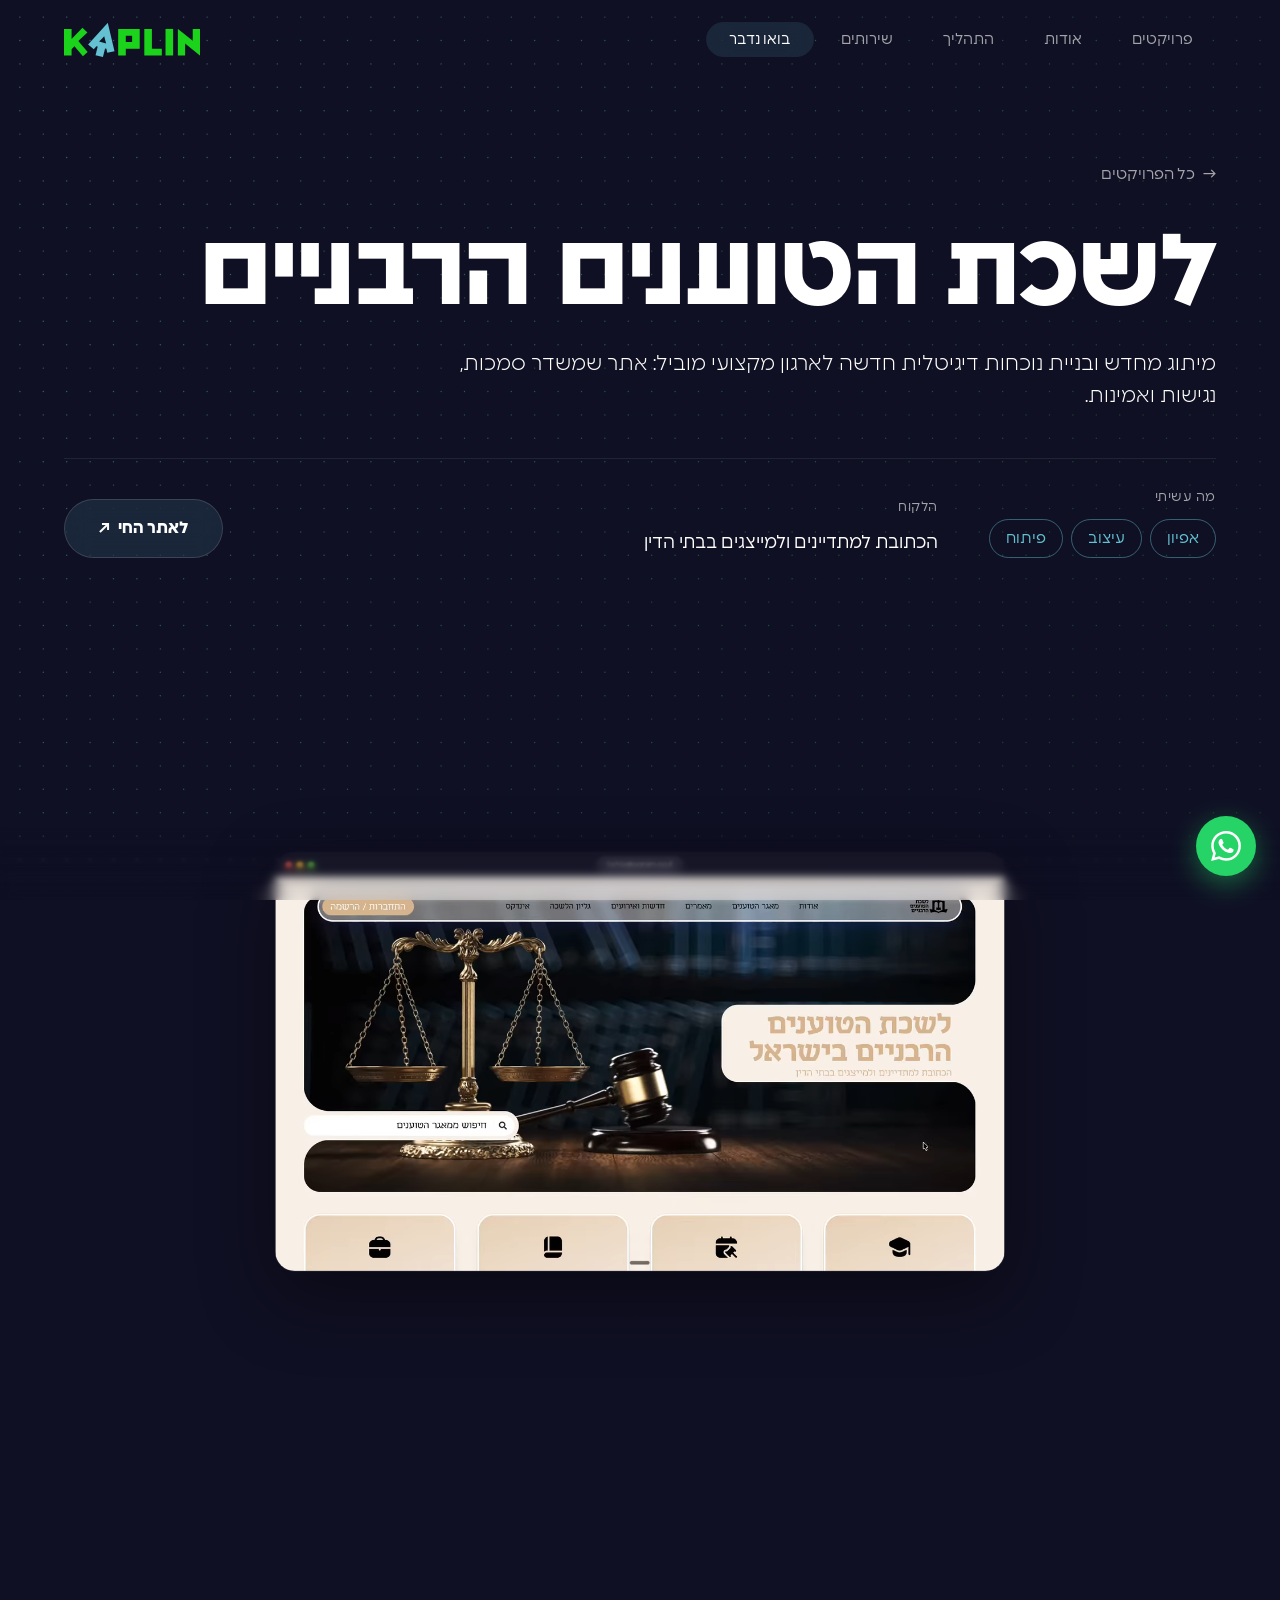
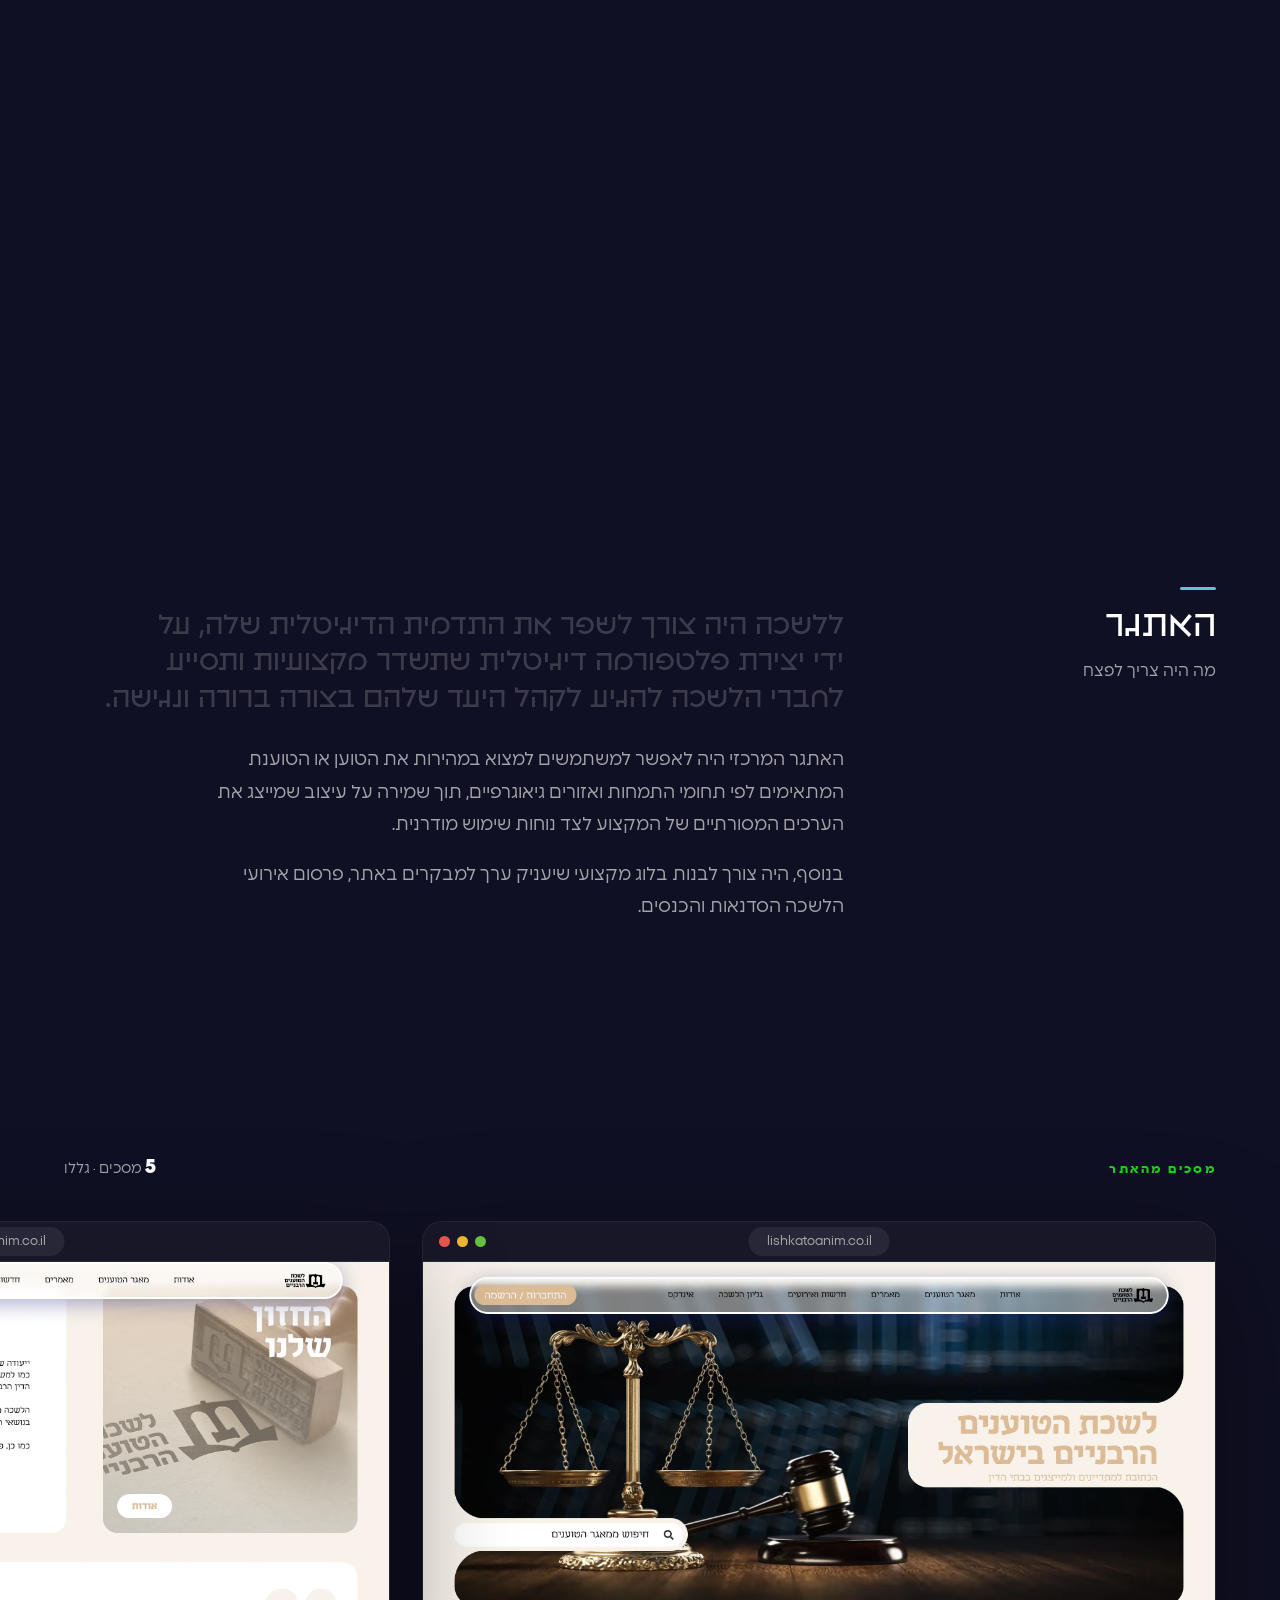
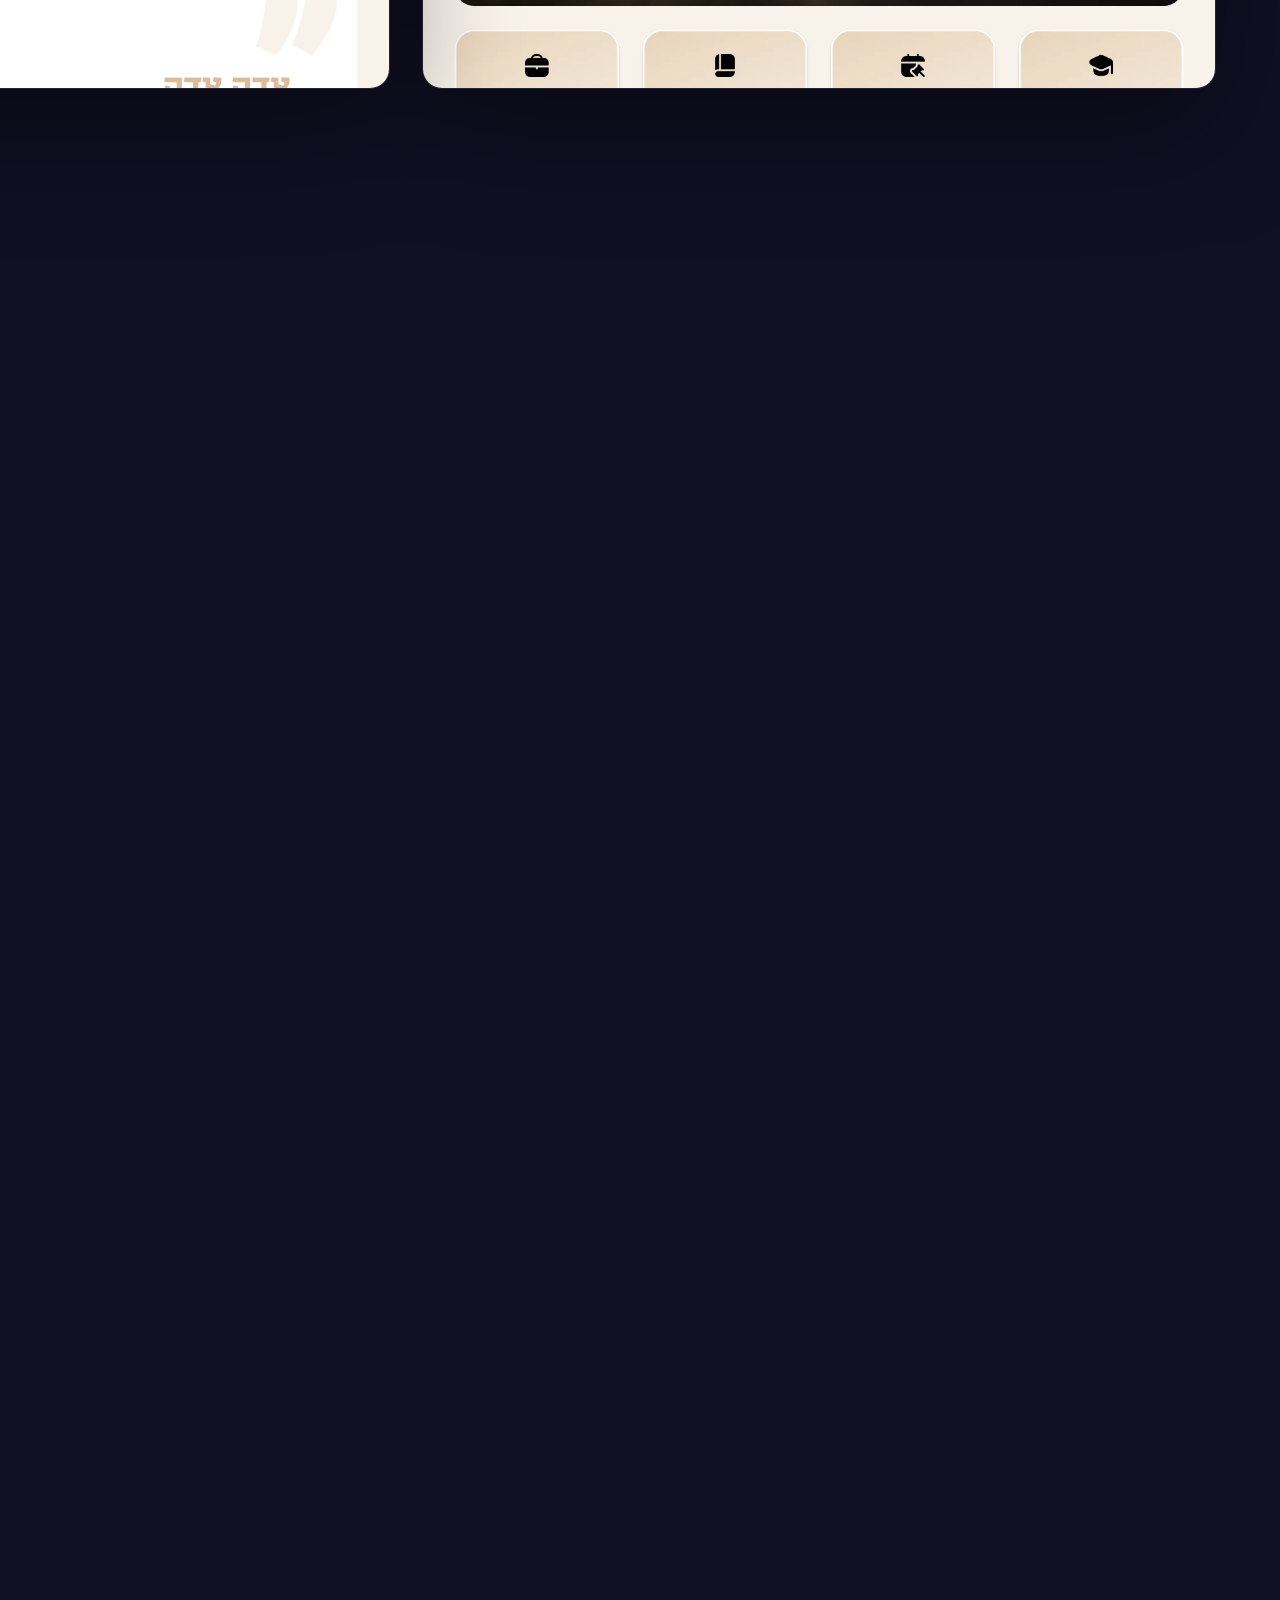
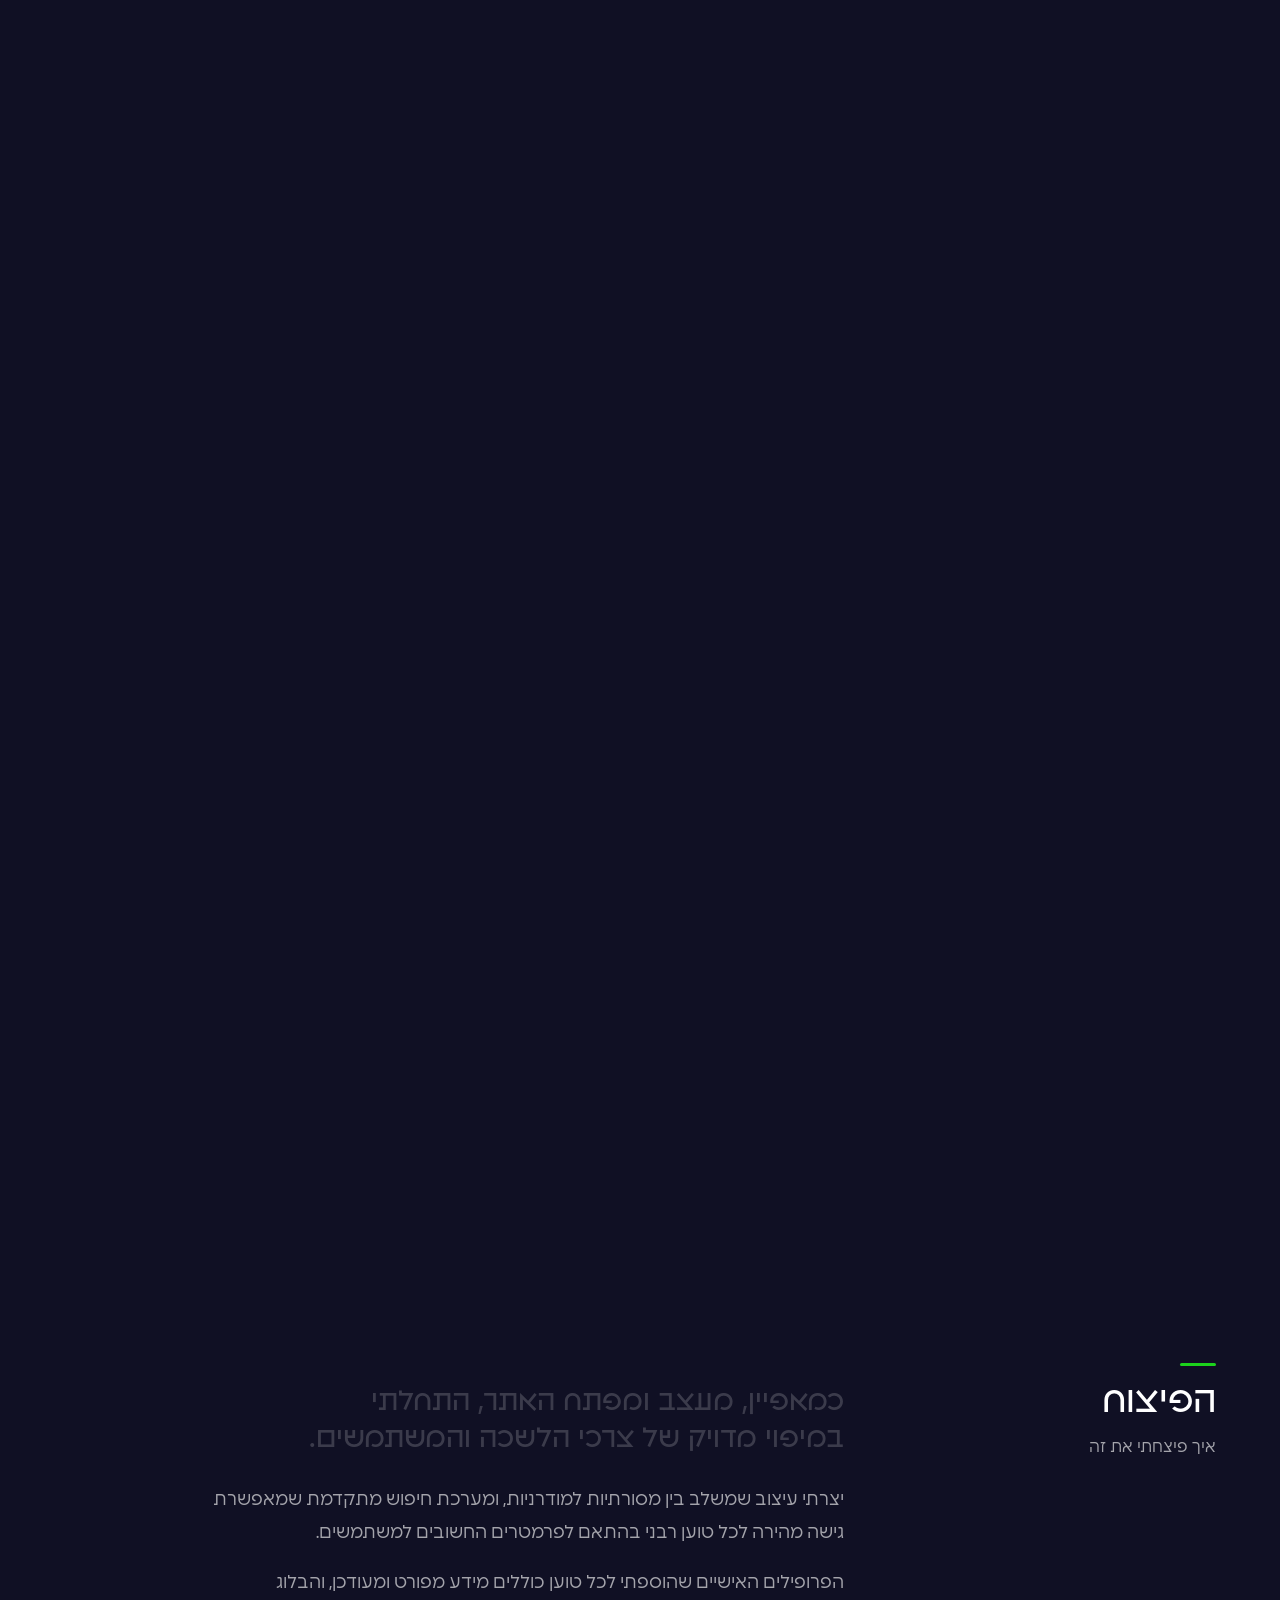
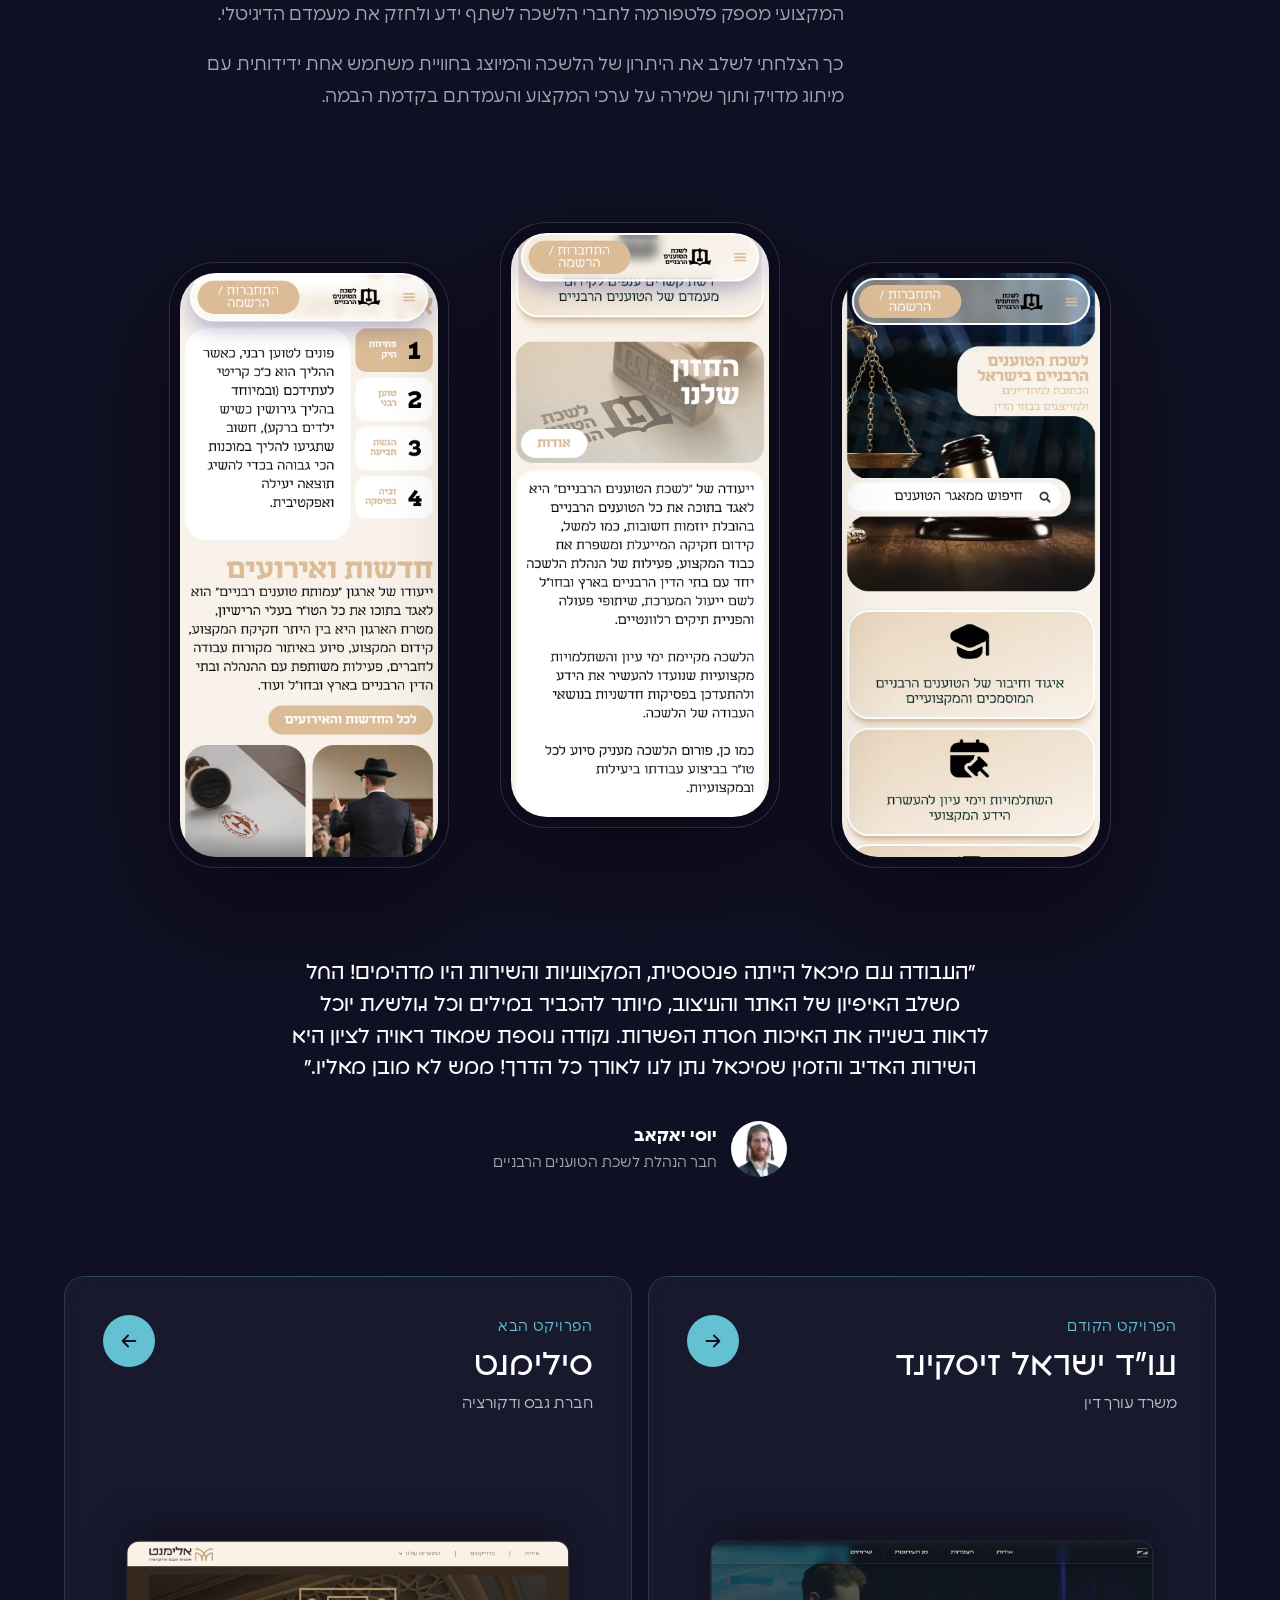
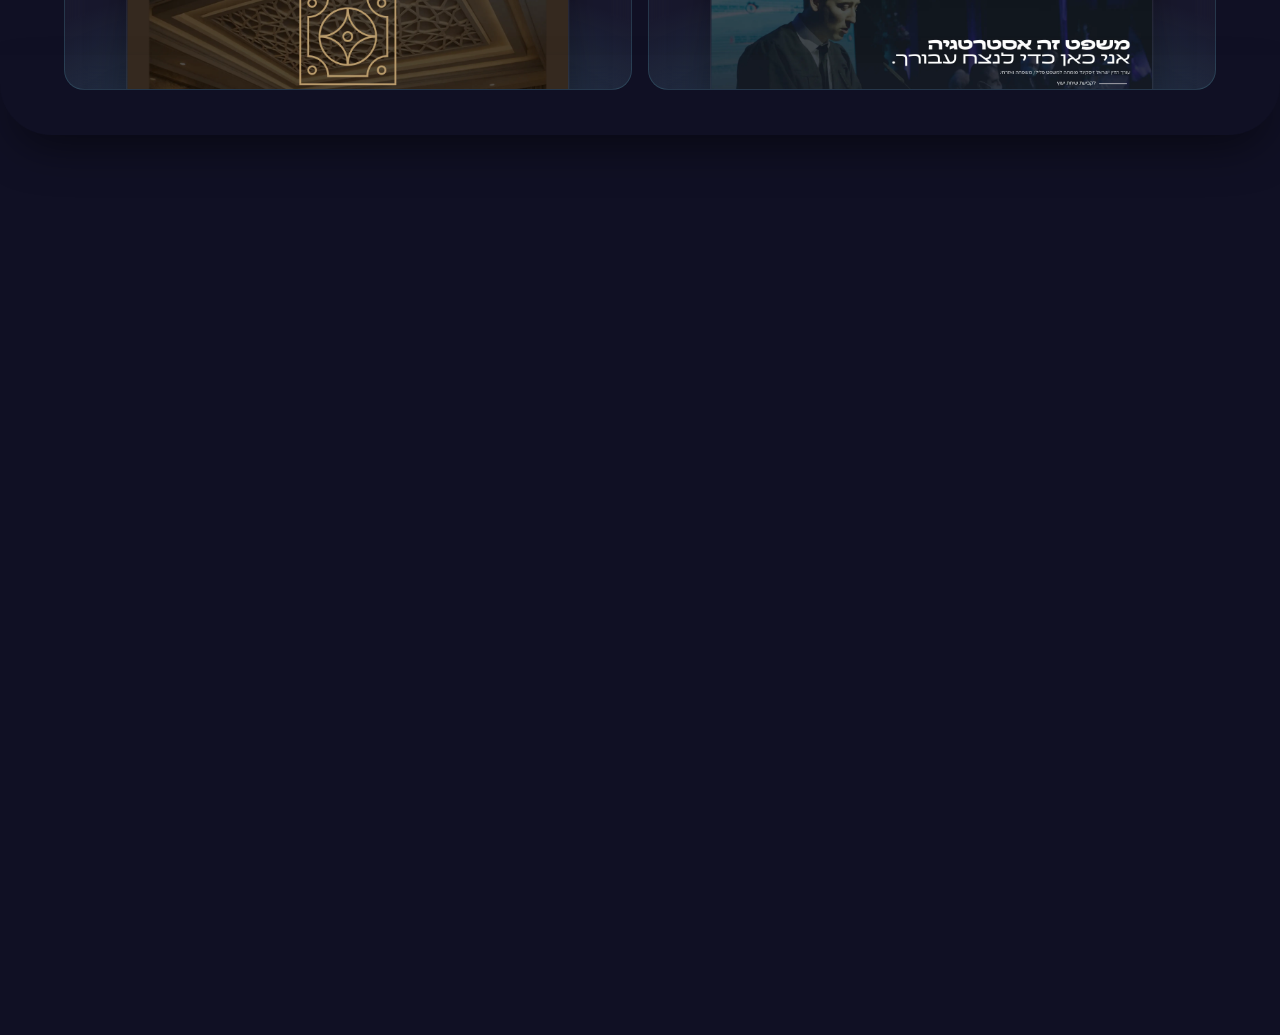
<file: projects/lishkatoanim.html>
<!DOCTYPE html>
<html lang="he" dir="rtl">
<head>
  <base href="../" />
  <meta charset="UTF-8" />
  <meta name="viewport" content="width=device-width, initial-scale=1, viewport-fit=cover, interactive-widget=resizes-content" />
  <meta name="theme-color" content="#101024" />
  <meta name="color-scheme" content="dark" />
  <title>לשכת הטוענים הרבניים | קייס סטדי | מיכאל קאפלין</title>
  <meta name="description" content="מיתוג מחדש ובניית נוכחות דיגיטלית חדשה לארגון מקצועי מוביל: אתר שמשדר סמכות, נגישות ואמינות." />
  <link rel="icon" href="images/logo-icon.svg" type="image/svg+xml" />
  <link rel="preconnect" href="https://fonts.googleapis.com" />
  <link rel="preconnect" href="https://fonts.gstatic.com" crossorigin />
  <link href="https://fonts.googleapis.com/css2?family=Heebo:wght@300;400;500;600;700;800;900&display=swap" rel="stylesheet" />
  <link rel="preload" href="fonts/anomalia-bold-aaa.woff2" as="font" type="font/woff2" crossorigin />
  <script>if (/[?&]quotes\b/.test(location.search)) document.documentElement.classList.add("show-quotes"); if (/[?&]hero2\b/.test(location.search)) document.documentElement.classList.add("show-hero2");</script>
  <link rel="stylesheet" href="style.css?v=67" />
  <link rel="stylesheet" href="case.css?v=14" />
</head>
<body class="case-page">
  <!-- NAVBAR -->
  <nav class="navbar" id="navbar">
    <div class="nav-container">
      <ul class="nav-links">
        <li><a href="#portfolio">פרויקטים</a></li>
        <li><a href="#about">אודות</a></li>
        <li><a href="#services">התהליך</a></li>
        <li><a href="#craft">שירותים</a></li>
        <li><a href="projects/lishkatoanim.html#contact" class="nav-cta">בואו נדבר</a></li>
      </ul>
      <button class="nav-toggle" id="navToggle" aria-label="תפריט">
        <span></span><span></span><span></span>
      </button>
      <a href="#hero" class="nav-logo" aria-label="מיכאל קאפלין">
        <img src="images/logo-full.svg" alt="מיכאל קאפלין" class="nav-logo-img" />
      </a>
    </div>
  </nav>

  <main class="page">
  <div id="dot-field-bg"></div>
  <div class="page-tone" aria-hidden="true"></div>

    <section class="case-hero section" id="hero">
      <div class="container">
        <a class="case-back" href="#portfolio"><span aria-hidden="true">→</span> כל הפרויקטים</a>
        <h1 class="section-title case-title">לשכת הטוענים הרבניים</h1>
        <p class="case-lead">מיתוג מחדש ובניית נוכחות דיגיטלית חדשה לארגון מקצועי מוביל: אתר שמשדר סמכות, נגישות ואמינות.</p>
        <div class="case-meta"><div class="case-meta-item"><span>מה עשיתי</span><ul class="case-chips"><li class="case-chip">אפיון</li><li class="case-chip">עיצוב</li><li class="case-chip">פיתוח</li></ul></div><div class="case-meta-item"><span>הלקוח</span><b>הכתובת למתדיינים ולמייצגים בבתי הדין</b></div><a class="btn btn-primary case-live" href="https://www.lishkatoanim.co.il/" target="_blank" rel="noopener">לאתר החי <span aria-hidden="true">↗</span></a></div>
      </div>
    </section>

    <!-- the site playing; the window grows to full width as you scroll -->
    <section class="case-showcase">
      <div class="case-showcase-sticky">
        <div class="case-window case-window--hero">
          <div class="case-window-bar" aria-hidden="true"><i></i><i></i><i></i><span>lishkatoanim.co.il</span></div>
          <video class="case-video" muted loop playsinline preload="metadata"
                 poster="images/portfolio/lishkatoanim-poster.webp" data-autoplay>
            <source src="images/portfolio/lishkatoanim.mp4" type="video/mp4" />
            <source src="images/portfolio/lishkatoanim.webm" type="video/webm" />
          </video>
        </div>
      </div>
    </section>

    <section class="case-story section">
      <div class="container">
      <div class="case-block case-block--challenge">
        <div class="case-block-side">
          <span class="case-block-word">האתגר</span>
          <span class="case-block-q">מה היה צריך לפצח</span>
        </div>
        <div class="case-block-body">
          <p class="case-block-lead"><span class="cw">ללשכה</span> <span class="cw">היה</span> <span class="cw">צורך</span> <span class="cw">לשפר</span> <span class="cw">את</span> <span class="cw">התדמית</span> <span class="cw">הדיגיטלית</span> <span class="cw">שלה,</span> <span class="cw">על</span> <span class="cw">ידי</span> <span class="cw">יצירת</span> <span class="cw">פלטפורמה</span> <span class="cw">דיגיטלית</span> <span class="cw">שתשדר</span> <span class="cw">מקצועיות</span> <span class="cw">ותסייע</span> <span class="cw">לחברי</span> <span class="cw">הלשכה</span> <span class="cw">להגיע</span> <span class="cw">לקהל</span> <span class="cw">היעד</span> <span class="cw">שלהם</span> <span class="cw">בצורה</span> <span class="cw">ברורה</span> <span class="cw">ונגישה.</span></p><div class="case-block-text"><p>האתגר המרכזי היה לאפשר למשתמשים למצוא במהירות את הטוען או הטוענת המתאימים לפי תחומי התמחות ואזורים גיאוגרפיים, תוך שמירה על עיצוב שמייצג את הערכים המסורתיים של המקצוע לצד נוחות שימוש מודרנית.</p><p>בנוסף, היה צורך לבנות בלוג מקצועי שיעניק ערך למבקרים באתר, פרסום אירועי הלשכה הסדנאות והכנסים.</p></div>
        </div>
      </div>
      </div>
    </section>
    <section class="case-gallery" aria-label="מסכים מהאתר">
      <div class="case-gallery-sticky">
        <div class="container case-gallery-head">
          <p class="section-label">מסכים מהאתר</p>
          <p class="case-gallery-count"><b>5</b> מסכים · גללו</p>
        </div>
        <ul class="case-gallery-track"><li class="case-shot"><div class="case-window case-window--shot"><div class="case-window-bar" aria-hidden="true"><i></i><i></i><i></i><span>lishkatoanim.co.il</span></div><img src="images/portfolio/screens/lishkatoanim-1.webp" alt="מסך מתוך האתר של לשכת הטוענים הרבניים" width="1280" height="690" loading="lazy" decoding="async" /></div></li><li class="case-shot"><div class="case-window case-window--shot"><div class="case-window-bar" aria-hidden="true"><i></i><i></i><i></i><span>lishkatoanim.co.il</span></div><img src="images/portfolio/screens/lishkatoanim-2.webp" alt="מסך מתוך האתר של לשכת הטוענים הרבניים" width="1280" height="690" loading="lazy" decoding="async" /></div></li><li class="case-shot"><div class="case-window case-window--shot"><div class="case-window-bar" aria-hidden="true"><i></i><i></i><i></i><span>lishkatoanim.co.il</span></div><img src="images/portfolio/screens/lishkatoanim-3.webp" alt="מסך מתוך האתר של לשכת הטוענים הרבניים" width="1280" height="690" loading="lazy" decoding="async" /></div></li><li class="case-shot"><div class="case-window case-window--shot"><div class="case-window-bar" aria-hidden="true"><i></i><i></i><i></i><span>lishkatoanim.co.il</span></div><img src="images/portfolio/screens/lishkatoanim-4.webp" alt="מסך מתוך האתר של לשכת הטוענים הרבניים" width="1280" height="690" loading="lazy" decoding="async" /></div></li><li class="case-shot"><div class="case-window case-window--shot"><div class="case-window-bar" aria-hidden="true"><i></i><i></i><i></i><span>lishkatoanim.co.il</span></div><img src="images/portfolio/screens/lishkatoanim-5.webp" alt="מסך מתוך האתר של לשכת הטוענים הרבניים" width="1280" height="690" loading="lazy" decoding="async" /></div></li></ul>
      </div>
    </section>
    <section class="case-story section">
      <div class="container">
      <div class="case-block case-block--solution">
        <div class="case-block-side">
          <span class="case-block-word">הפיצוח</span>
          <span class="case-block-q">איך פיצחתי את זה</span>
        </div>
        <div class="case-block-body">
          <p class="case-block-lead"><span class="cw">כמאפיין,</span> <span class="cw">מעצב</span> <span class="cw">ומפתח</span> <span class="cw">האתר,</span> <span class="cw">התחלתי</span> <span class="cw">במיפוי</span> <span class="cw">מדויק</span> <span class="cw">של</span> <span class="cw">צרכי</span> <span class="cw">הלשכה</span> <span class="cw">והמשתמשים.</span></p><div class="case-block-text"><p>יצרתי עיצוב שמשלב בין מסורתיות למודרניות, ומערכת חיפוש מתקדמת שמאפשרת גישה מהירה לכל טוען רבני בהתאם לפרמטרים החשובים למשתמשים.</p><p>הפרופילים האישיים שהוספתי לכל טוען כוללים מידע מפורט ומעודכן, והבלוג המקצועי מספק פלטפורמה לחברי הלשכה לשתף ידע ולחזק את מעמדם הדיגיטלי.</p><p>כך הצלחתי לשלב את היתרון של הלשכה והמיוצג בחוויית משתמש אחת ידידותית עם מיתוג מדויק ותוך שמירה על ערכי המקצוע והעמדתם בקדמת הבמה.</p></div>
        </div>
      </div>
      </div>
    </section>
    <section class="case-mobile section">
      <div class="container">
        <p class="section-label">במובייל</p>
        <ul class="case-phones"><li class="case-phone"><img src="images/portfolio/mobile/lishkatoanim-1.webp" alt="" width="390" height="844" loading="lazy" decoding="async" /></li><li class="case-phone"><img src="images/portfolio/mobile/lishkatoanim-2.webp" alt="" width="390" height="844" loading="lazy" decoding="async" /></li><li class="case-phone"><img src="images/portfolio/mobile/lishkatoanim-3.webp" alt="" width="390" height="844" loading="lazy" decoding="async" /></li></ul>
      </div>
    </section>
    <section class="case-quote section tone-light">
      <div class="container">
        <figure>
          <blockquote>״העבודה עם מיכאל הייתה פנטסטית, המקצועיות והשירות היו מדהימים! החל משלב האיפיון של האתר והעיצוב, מיותר להכביר במילים וכל גולש/ת יוכל לראות בשנייה את האיכות חסרת הפשרות. נקודה נוספת שמאוד ראויה לציון היא השירות האדיב והזמין שמיכאל נתן לנו לאורך כל הדרך! ממש לא מובן מאליו.״</blockquote>
          <figcaption>
            <img src="images/testimonials/yossi-yakab.webp" alt="" width="56" height="56" loading="lazy" />
            <span><b>יוסי יאקאב</b><small>חבר הנהלת לשכת הטוענים הרבניים</small></span>
          </figcaption>
        </figure>
      </div>
    </section>

    <nav class="case-pager section" aria-label="פרויקטים נוספים">
      <div class="container case-pager-grid">
        <a class="case-pn case-pn--prev" href="projects/ziskind.html"><span class="case-pn-text"><span class="case-pn-label">הפרויקט הקודם</span><span class="case-pn-name">עו"ד ישראל זיסקינד</span><span class="case-pn-field">משרד עורך דין</span></span><span class="case-pn-go" aria-hidden="true"><svg viewBox="0 0 24 24" width="22" height="22" fill="none" stroke="currentColor" stroke-width="2" stroke-linecap="round" stroke-linejoin="round"><path d="M5 12h14m-6-6 6 6-6 6"/></svg></span><span class="case-pn-shot" aria-hidden="true"><img src="images/portfolio/screens/ziskind-1.webp" alt="" loading="lazy" decoding="async" /></span></a>
        <a class="case-pn case-pn--next" href="projects/silyment.html"><span class="case-pn-text"><span class="case-pn-label">הפרויקט הבא</span><span class="case-pn-name">סילימנט</span><span class="case-pn-field">חברת גבס ודקורציה</span></span><span class="case-pn-go" aria-hidden="true"><svg viewBox="0 0 24 24" width="22" height="22" fill="none" stroke="currentColor" stroke-width="2" stroke-linecap="round" stroke-linejoin="round"><path d="M19 12H5m6-6-6 6 6 6"/></svg></span><span class="case-pn-shot" aria-hidden="true"><img src="images/portfolio/screens/element-1.webp" alt="" loading="lazy" decoding="async" /></span></a>
      </div>
    </nav>

    <div id="contact" class="page-end"></div>
  </main>
  <!-- soft shadow under the page's rounded bottom edge, cast on the footer -->
  <div class="page-lip" aria-hidden="true"></div>

  <!-- SITE END — the footer the page reveals as it scrolls away (sticky
       behind <main>): full-screen wave, Michael's logo huge in one color
       blended into it, and the contact form + footer bar on top. -->
  <footer class="site-end">
    <!-- the wave in motion: a seamless 6s loop rendered from Michael's wave
         image (blur baked into the frames); plays only while on screen -->
    <video class="site-end-waves" muted loop playsinline preload="none"
           poster="images/webp/footer-waves-poster.webp" aria-hidden="true">
      <source src="images/video/footer-waves.webm" type="video/webm" />
      <source src="images/video/footer-waves.mp4" type="video/mp4" />
    </video>
    <div class="site-end-logo" aria-hidden="true"></div>
    <!-- CONTACT -->
    <section class="contact section" aria-label="צור קשר">
      <div class="container">
        <div class="contact-wrapper">
          <div class="contact-info">
            <p class="section-label">בואו נדבר</p>
            <h2 class="section-title">בואו ניתן לעסק שלך<br />את הרושם שמגיע לו.</h2>
            <p class="contact-intro">
              השאירו פרטים ואחזור אליכם לשיחת היכרות קצרה. את כל השאר, מהאסטרטגיה ועד הפיקסל האחרון, אני לוקח על עצמי.
            </p>
            <ul class="contact-social" aria-label="דרכי קשר ורשתות חברתיות">
              <li><a href="mailto:michael@mkaplin.com" aria-label="אימייל: michael@mkaplin.com">
                <svg viewBox="0 0 24 24" aria-hidden="true"><rect x="3.5" y="5.5" width="17" height="13" rx="2.5"/><path d="m4.5 7 7.5 6 7.5-6"/></svg>
              </a></li>
              <li><a href="https://www.instagram.com/mikikaplin/" target="_blank" rel="noopener" aria-label="Instagram">
                <svg viewBox="0 0 24 24" aria-hidden="true"><rect x="3.5" y="3.5" width="17" height="17" rx="5"/><circle cx="12" cy="12" r="4"/><circle cx="17.2" cy="6.8" r="1" class="fill"/></svg>
              </a></li>
              <li><a href="#" target="_blank" rel="noopener" aria-label="LinkedIn" data-todo="linkedin-url">
                <svg viewBox="0 0 24 24" aria-hidden="true"><rect x="3.5" y="3.5" width="17" height="17" rx="3"/><path d="M8 10.5v6M8 7.6v.1M11.5 16.5v-3.4a2.4 2.4 0 0 1 4.8 0v3.4M11.5 10.5v6"/></svg>
              </a></li>
              <li><a href="https://www.facebook.com/people/Michael-Kaplin/100056610235508/" target="_blank" rel="noopener" aria-label="Facebook">
                <svg viewBox="0 0 24 24" aria-hidden="true"><path d="M13.5 20.5v-7h2.6l.4-3h-3V8.6c0-.9.3-1.5 1.6-1.5h1.5V4.4a20 20 0 0 0-2.3-.1c-2.3 0-3.8 1.4-3.8 3.9v2.3H8v3h2.5v7"/></svg>
              </a></li>
            </ul>
          </div>

          <form class="contact-form" id="contactForm" novalidate>
            <div class="form-group">
              <label for="name" class="sr-only">שם מלא</label>
              <input type="text" id="name" name="name" placeholder="שם מלא" autocomplete="name" enterkeyhint="next" required />
            </div>
            <div class="form-group">
              <label for="email" class="sr-only">אימייל</label>
              <input type="email" id="email" name="email" placeholder="אימייל" autocomplete="email" autocapitalize="none" autocorrect="off" spellcheck="false" enterkeyhint="next" required />
            </div>
            <div class="form-group form-group--wide">
              <label for="phone" class="sr-only">טלפון (אופציונלי)</label>
              <input type="tel" id="phone" name="phone" placeholder="טלפון (אופציונלי)" inputmode="tel" autocomplete="tel" enterkeyhint="next" />
            </div>
            <div class="form-group form-group--wide">
              <label for="message" class="sr-only">ספרו לי על הפרויקט</label>
              <textarea id="message" name="message" rows="3" placeholder="ספרו לי על הפרויקט" required></textarea>
            </div>
            <button type="submit" class="btn btn-primary">שליחת הודעה</button>
          </form>
        </div>
      </div>
    </section>


    <div class="footer">
      <div class="container">
        <div class="footer-inner">
          <img src="images/logo-full.svg" alt="מיכאל קאפלין" class="footer-logo" />
          <p class="footer-copy">© 2026 כל הזכויות שמורות</p>
          <div class="footer-legal">
            <button type="button" class="footer-text-btn" data-doc="accessibility">הצהרת נגישות</button>
            <button type="button" class="footer-text-btn" data-doc="privacy">הצהרת פרטיות</button>
          </div>
        </div>
      </div>
    </div>
  </footer>


  <!-- MOBILE TAB BAR — fixed liquid-glass bar at the bottom (phones only);
       the drop behind the active item slides between sections -->
  <nav class="tabbar" id="tabbar" aria-label="ניווט">
    <span class="tabbar-drop" aria-hidden="true"></span>
    <a href="#portfolio">
      <svg viewBox="0 0 24 24" aria-hidden="true"><rect x="3.5" y="3.5" width="7" height="7" rx="1.8"/><rect x="13.5" y="3.5" width="7" height="7" rx="1.8"/><rect x="3.5" y="13.5" width="7" height="7" rx="1.8"/><rect x="13.5" y="13.5" width="7" height="7" rx="1.8"/></svg>
      <span>פרויקטים</span>
    </a>
    <a href="#about">
      <svg viewBox="0 0 24 24" aria-hidden="true"><circle cx="12" cy="8" r="3.6"/><path d="M4.5 20c1.3-3.6 4.1-5.4 7.5-5.4s6.2 1.8 7.5 5.4"/></svg>
      <span>אודות</span>
    </a>
    <a href="#services">
      <svg viewBox="0 0 24 24" aria-hidden="true"><circle cx="5" cy="12" r="2"/><circle cx="12" cy="12" r="2"/><circle cx="19" cy="12" r="2"/><path d="M7 12h3M14 12h3"/></svg>
      <span>התהליך</span>
    </a>
    <a href="#craft">
      <svg viewBox="0 0 24 24" aria-hidden="true"><path d="M12 3.5 20.5 8 12 12.5 3.5 8z"/><path d="m3.5 12 8.5 4.5 8.5-4.5"/><path d="m3.5 16 8.5 4.5 8.5-4.5"/></svg>
      <span>שירותים</span>
    </a>
    <a href="projects/lishkatoanim.html#contact" class="tabbar-cta">
      <svg viewBox="0 0 24 24" aria-hidden="true"><path d="M20 11.5a7.8 7.8 0 0 1-11.3 7L4 20l1.4-4.3A7.8 7.8 0 1 1 20 11.5z"/></svg>
      <span>בואו נדבר</span>
    </a>
  </nav>

  <!-- EDGE BLUR (progressive glass blur along the bottom of the viewport) -->
  <div class="edge-blur" aria-hidden="true"><i></i><i></i><i></i><i></i></div>

  <!-- WHATSAPP FLOATING WIDGET -->
  <div class="wa-widget" id="waWidget">
    <div class="wa-panel" id="waPanel" role="dialog" aria-label="צ׳אט בוואטסאפ">
      <span class="wa-grabber" aria-hidden="true"></span>
      <div class="wa-header">
        <button class="wa-close" id="waClose" aria-label="סגור">&times;</button>
        <div class="wa-header-text">
          <span class="wa-name">מיכאל קאפלין</span>
          <span class="wa-status">מחובר/ת</span>
        </div>
        <span class="wa-avatar">
          <img src="images/miki-hero.png" alt="מיכאל קאפלין" />
        </span>
      </div>
      <div class="wa-body">
        <div class="wa-bubble">
          <span class="wa-bubble-name">מיכאל</span>
          <p class="wa-msg">היי, איך אני יכול לעזור?</p>
          <span class="wa-time">10:21</span>
        </div>
      </div>
      <a class="wa-cta" href="https://wa.me/972542030381" target="_blank" rel="noopener">
        <svg viewBox="0 0 24 24" fill="currentColor" width="20" height="20"><path d="M17.472 14.382c-.297-.149-1.758-.867-2.03-.967-.273-.099-.471-.148-.67.15-.197.297-.767.966-.94 1.164-.173.199-.347.223-.644.075-.297-.15-1.255-.463-2.39-1.475-.883-.788-1.48-1.761-1.653-2.059-.173-.297-.018-.458.13-.606.134-.133.298-.347.446-.52.149-.174.198-.298.298-.497.099-.198.05-.371-.025-.52-.075-.149-.669-1.612-.916-2.207-.242-.579-.487-.5-.669-.51l-.57-.01c-.198 0-.52.074-.792.372-.272.297-1.04 1.016-1.04 2.479 0 1.462 1.065 2.875 1.213 3.074.149.198 2.096 3.2 5.077 4.487.71.306 1.263.489 1.694.625.712.227 1.36.195 1.872.118.571-.085 1.758-.719 2.006-1.413.248-.694.248-1.289.173-1.413-.074-.124-.272-.198-.57-.347m-5.421 7.403h-.004a9.87 9.87 0 01-5.031-1.378l-.361-.214-3.741.982.998-3.648-.235-.374a9.86 9.86 0 01-1.51-5.26c.001-5.45 4.436-9.884 9.888-9.884 2.64 0 5.122 1.03 6.988 2.898a9.825 9.825 0 012.893 6.994c-.003 5.45-4.437 9.884-9.885 9.884m8.413-18.297A11.815 11.815 0 0012.05 0C5.495 0 .16 5.335.157 11.892c0 2.096.547 4.142 1.588 5.945L.057 24l6.305-1.654a11.882 11.882 0 005.683 1.448h.005c6.554 0 11.89-5.335 11.893-11.893a11.821 11.821 0 00-3.48-8.413z"/></svg>
        להמשיך בשיחה
      </a>
    </div>
    <button class="wa-launcher" id="waLauncher" aria-label="פתיחת צ׳אט בוואטסאפ">
      <svg viewBox="0 0 24 24" fill="currentColor" width="30" height="30"><path d="M17.472 14.382c-.297-.149-1.758-.867-2.03-.967-.273-.099-.471-.148-.67.15-.197.297-.767.966-.94 1.164-.173.199-.347.223-.644.075-.297-.15-1.255-.463-2.39-1.475-.883-.788-1.48-1.761-1.653-2.059-.173-.297-.018-.458.13-.606.134-.133.298-.347.446-.52.149-.174.198-.298.298-.497.099-.198.05-.371-.025-.52-.075-.149-.669-1.612-.916-2.207-.242-.579-.487-.5-.669-.51l-.57-.01c-.198 0-.52.074-.792.372-.272.297-1.04 1.016-1.04 2.479 0 1.462 1.065 2.875 1.213 3.074.149.198 2.096 3.2 5.077 4.487.71.306 1.263.489 1.694.625.712.227 1.36.195 1.872.118.571-.085 1.758-.719 2.006-1.413.248-.694.248-1.289.173-1.413-.074-.124-.272-.198-.57-.347m-5.421 7.403h-.004a9.87 9.87 0 01-5.031-1.378l-.361-.214-3.741.982.998-3.648-.235-.374a9.86 9.86 0 01-1.51-5.26c.001-5.45 4.436-9.884 9.888-9.884 2.64 0 5.122 1.03 6.988 2.898a9.825 9.825 0 012.893 6.994c-.003 5.45-4.437 9.884-9.885 9.884m8.413-18.297A11.815 11.815 0 0012.05 0C5.495 0 .16 5.335.157 11.892c0 2.096.547 4.142 1.588 5.945L.057 24l6.305-1.654a11.882 11.882 0 005.683 1.448h.005c6.554 0 11.89-5.335 11.893-11.893a11.821 11.821 0 00-3.48-8.413z"/></svg>
      <span class="wa-badge" aria-hidden="true">1</span>
    </button>
  </div>

  <script src="script.js?v=66"></script>
  <script src="case.js?v=14"></script>
</body>
</html>
</file>
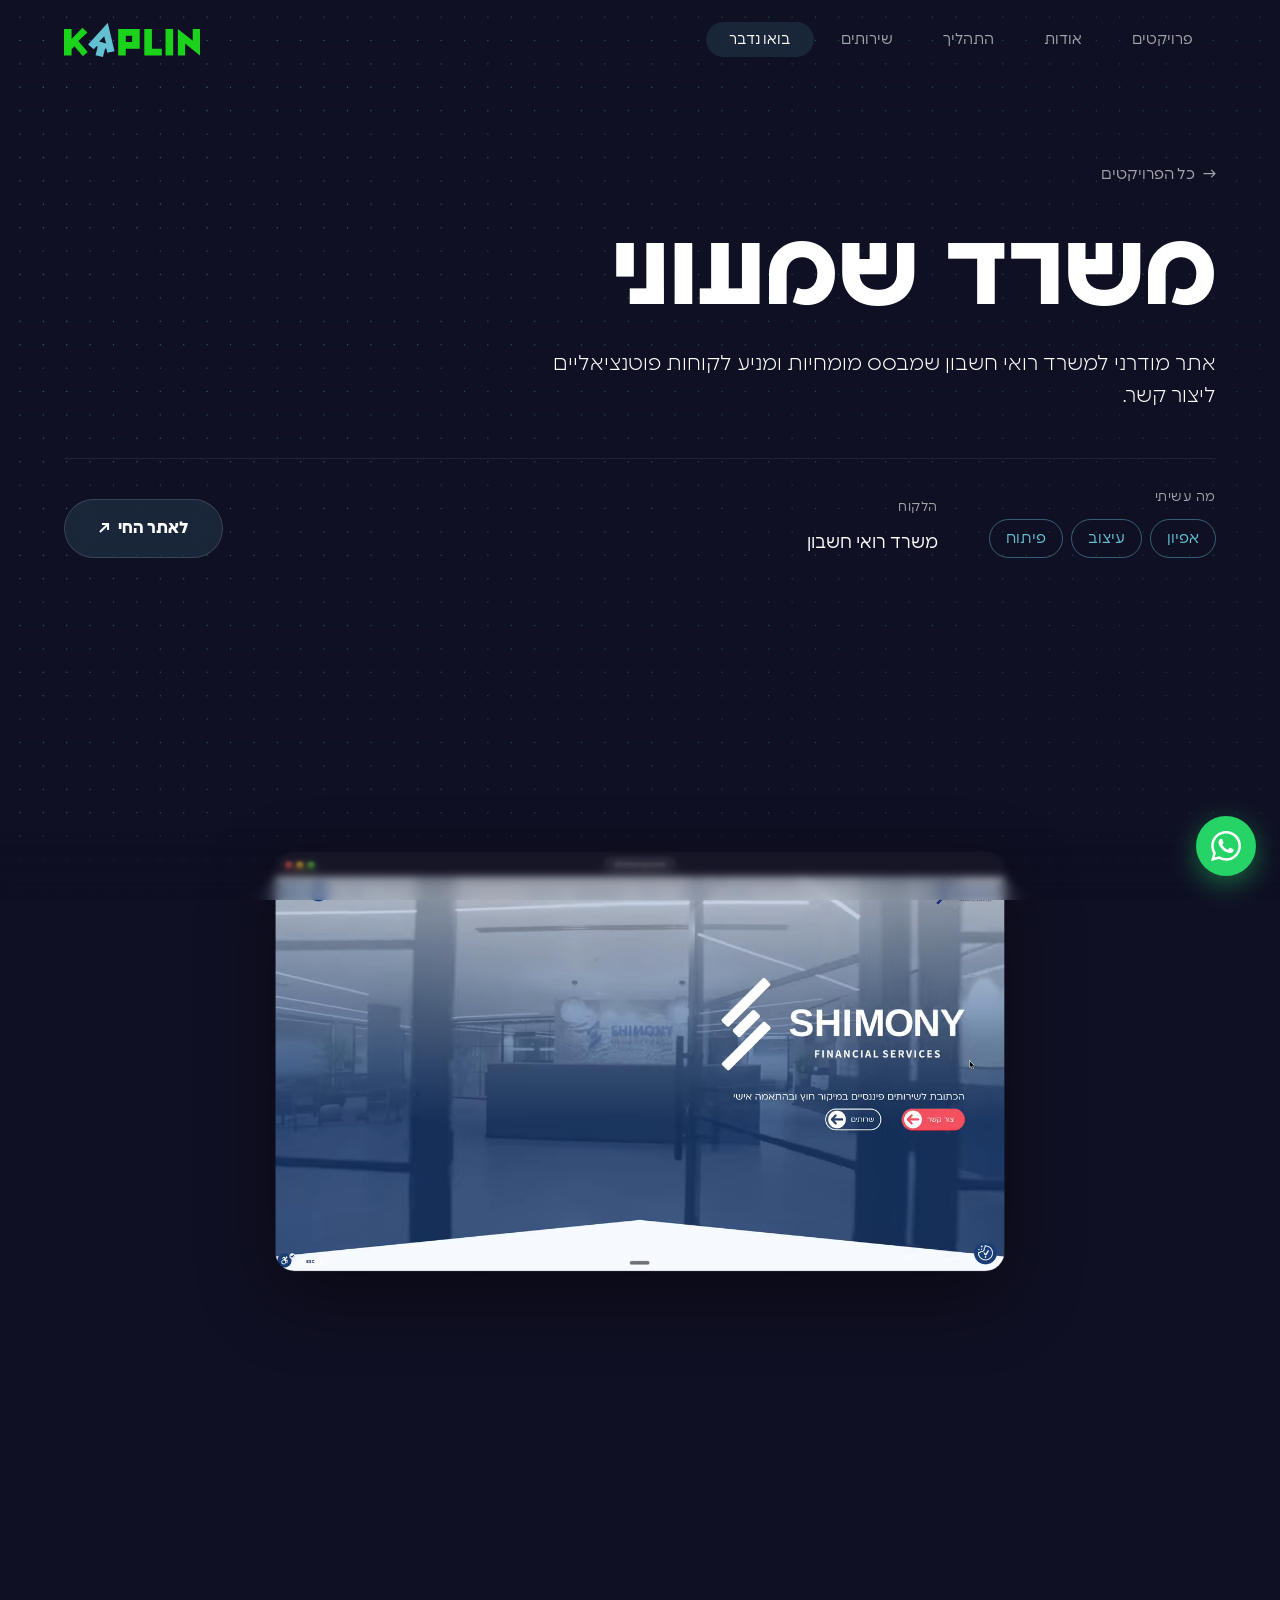
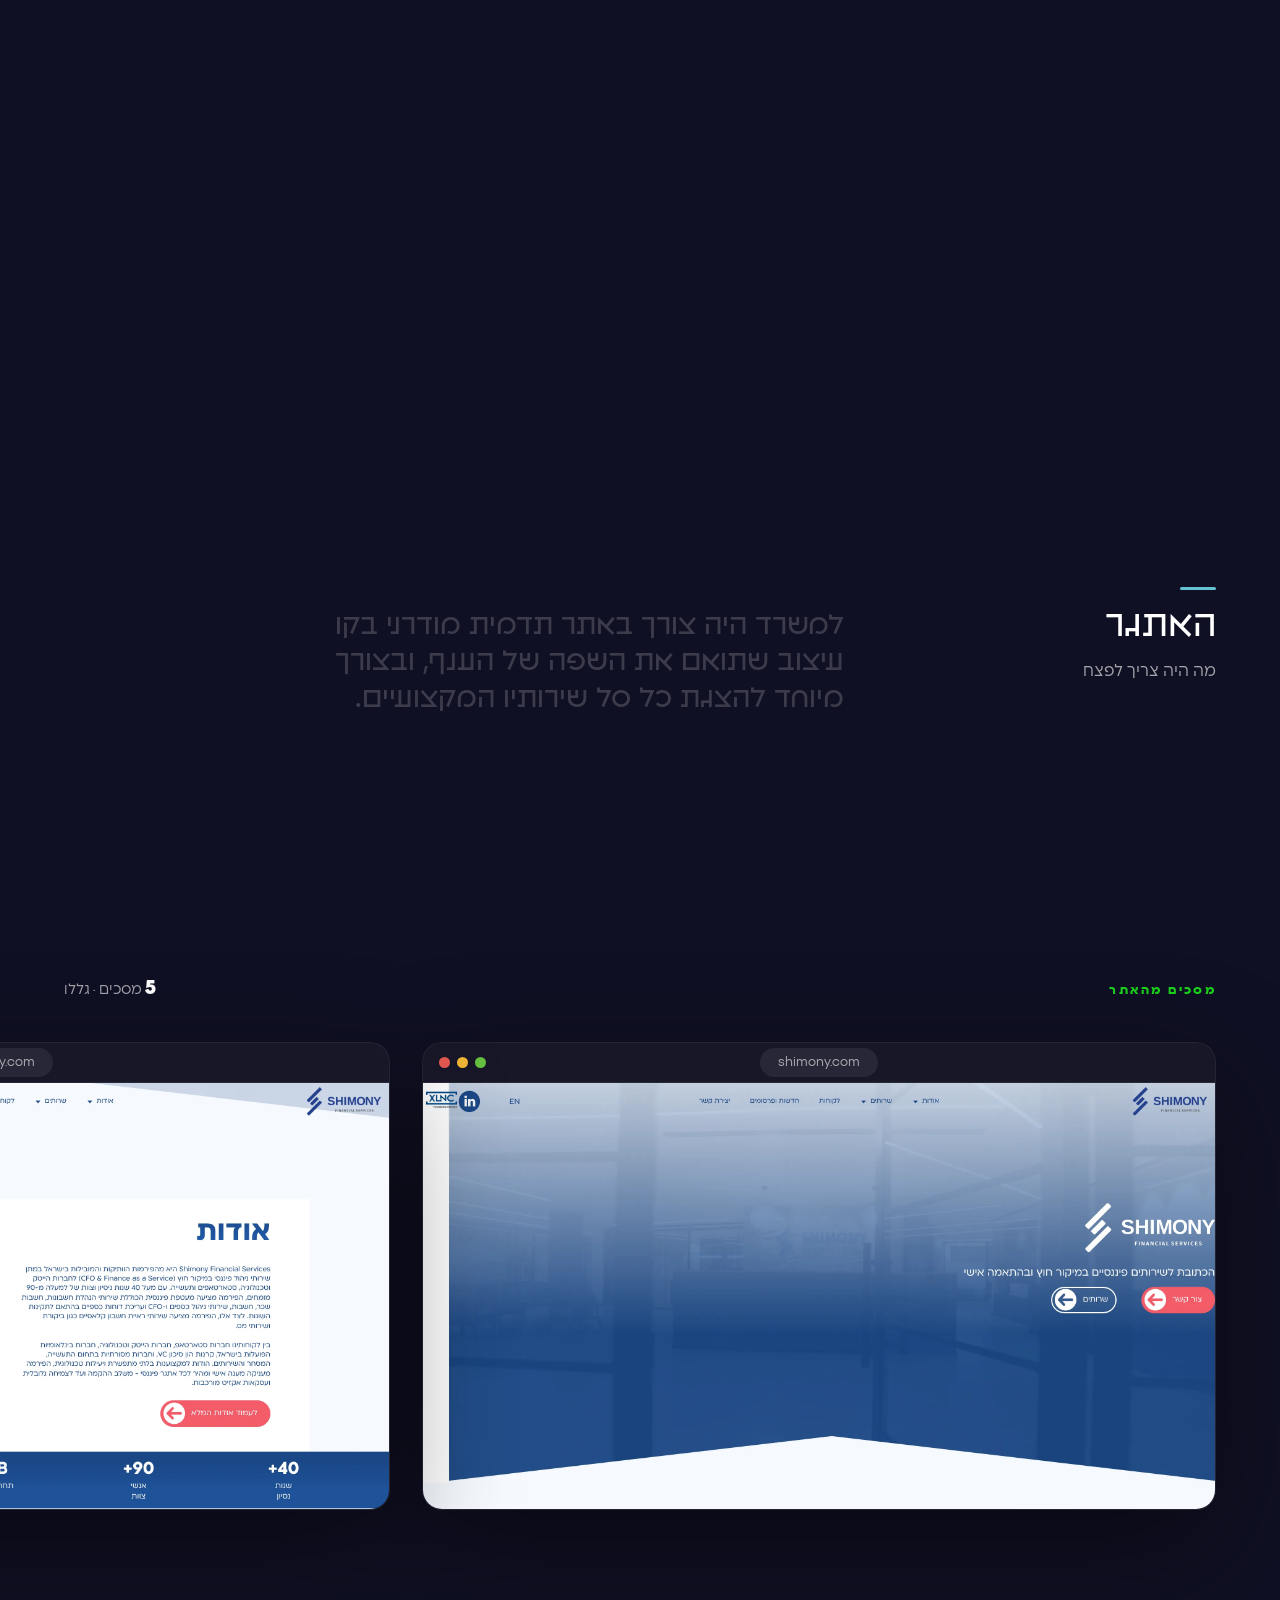
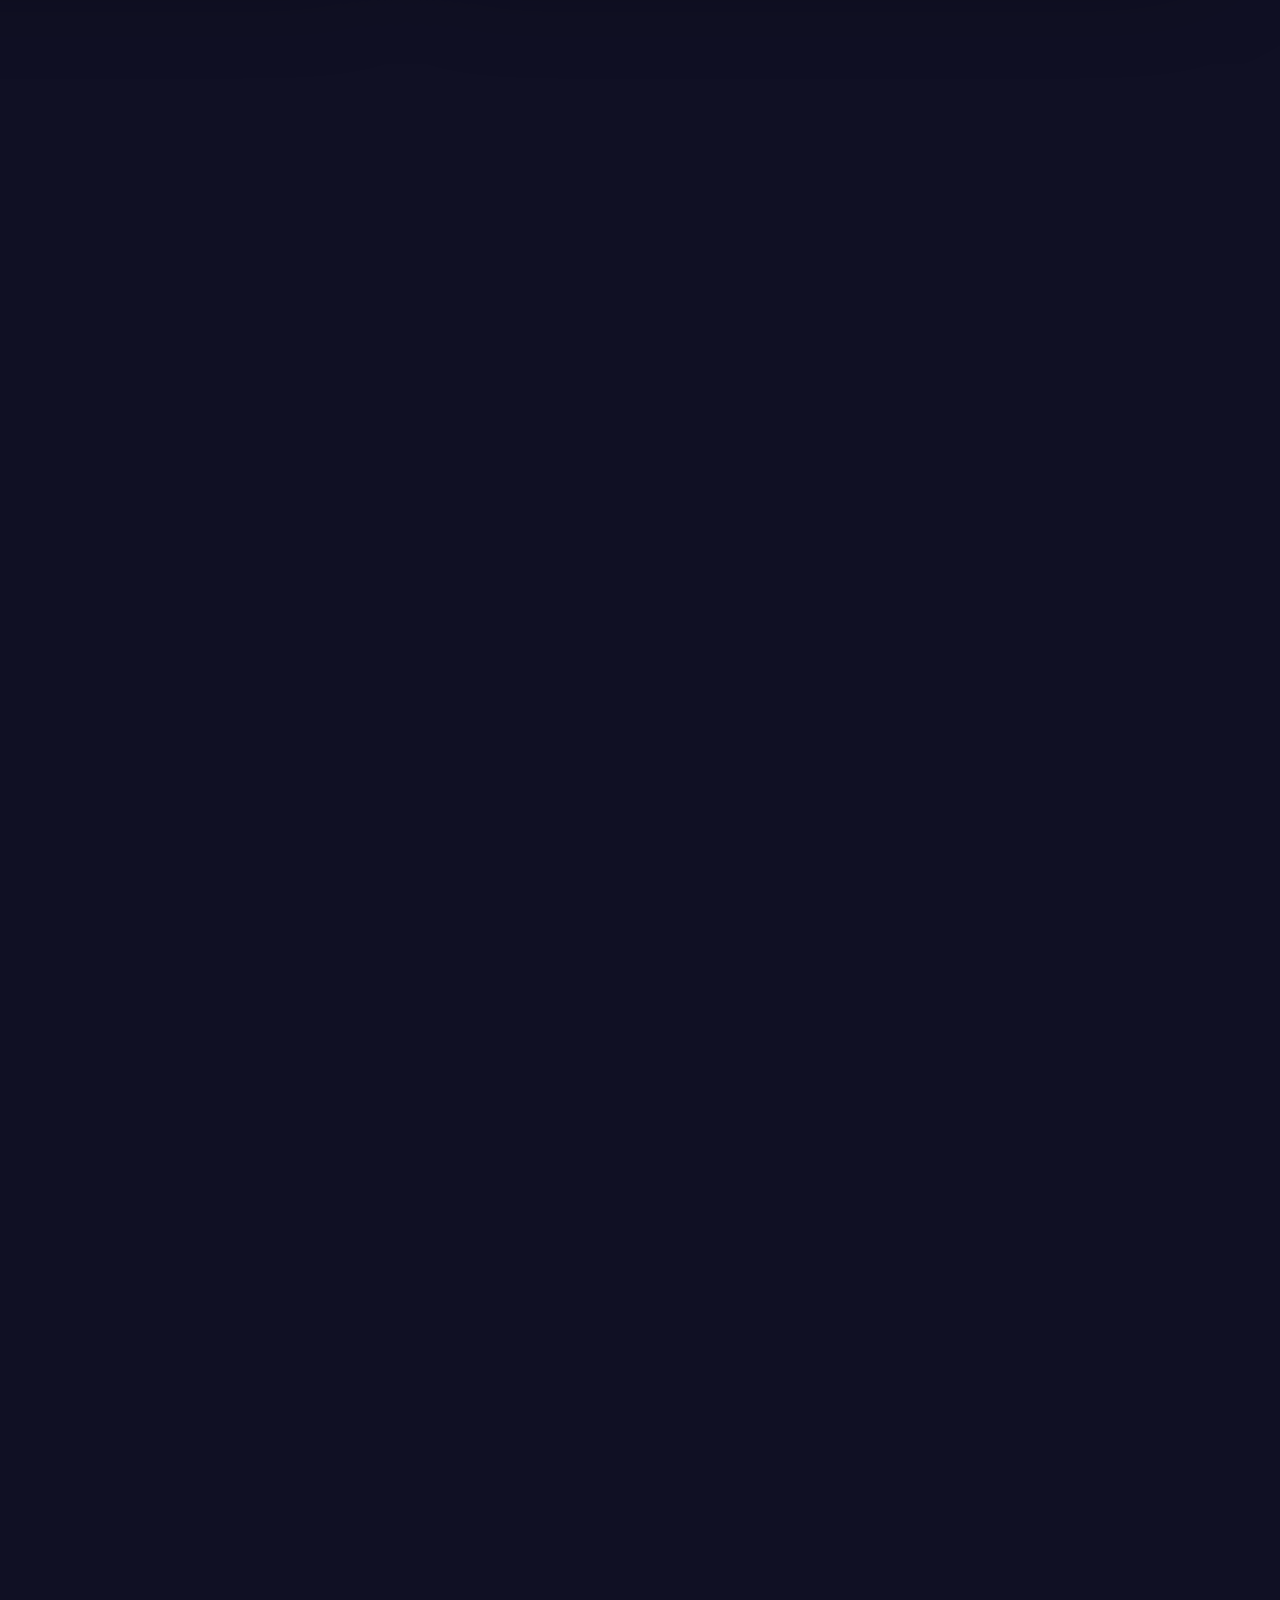
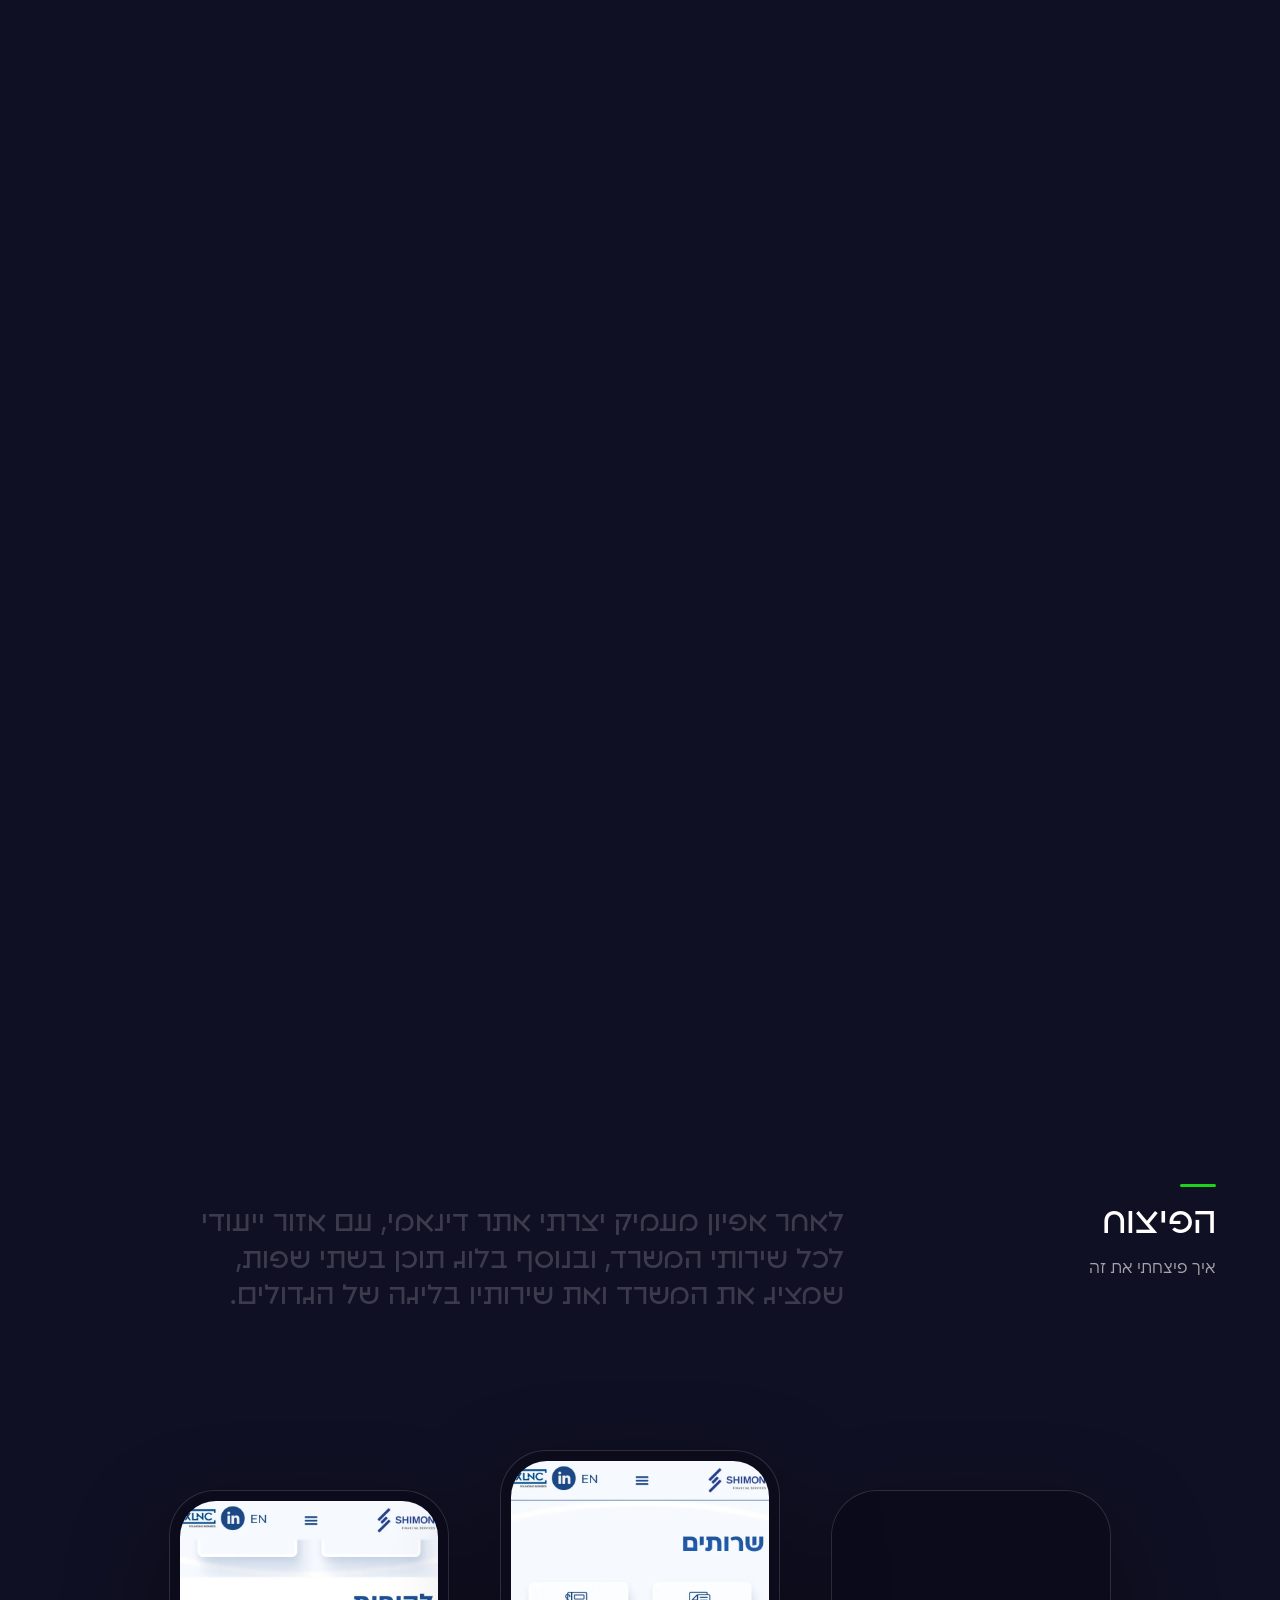
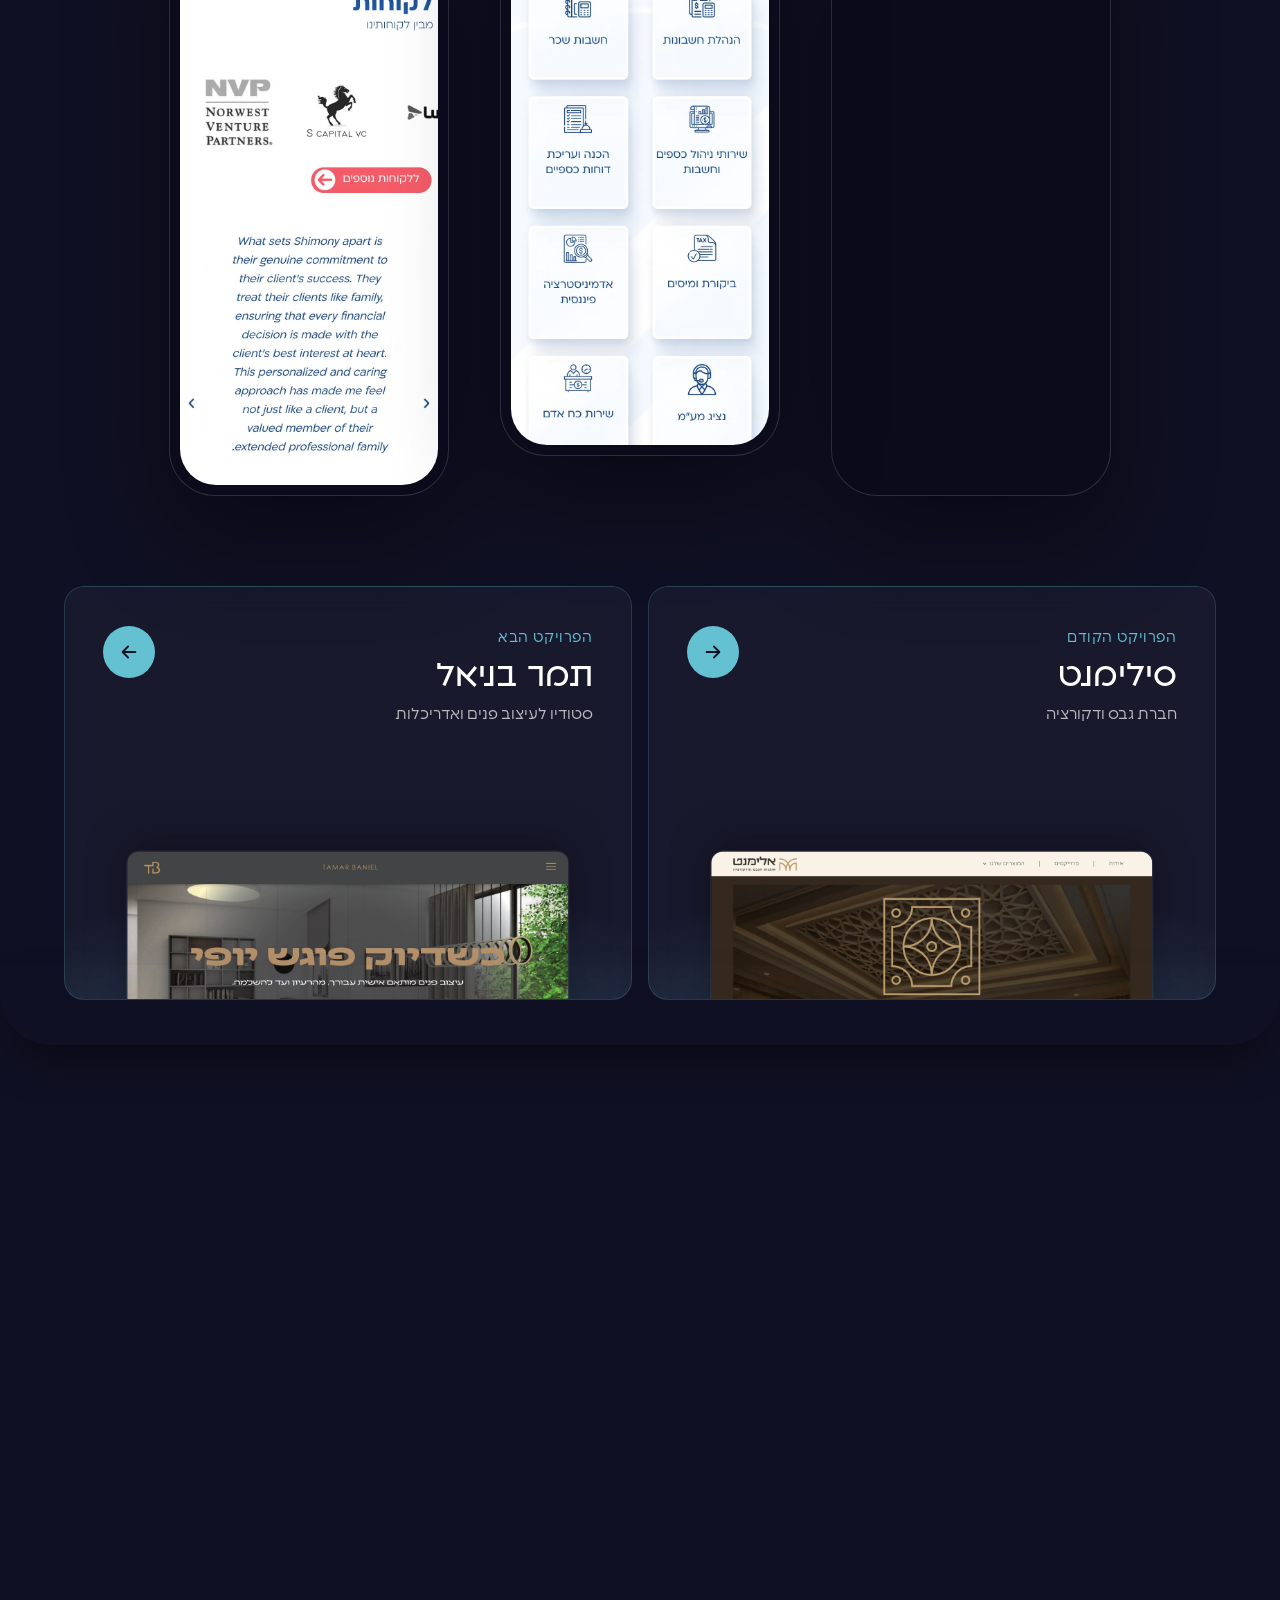
<file: projects/shimony.html>
<!DOCTYPE html>
<html lang="he" dir="rtl">
<head>
  <base href="../" />
  <meta charset="UTF-8" />
  <meta name="viewport" content="width=device-width, initial-scale=1, viewport-fit=cover, interactive-widget=resizes-content" />
  <meta name="theme-color" content="#101024" />
  <meta name="color-scheme" content="dark" />
  <title>משרד שמעוני | קייס סטדי | מיכאל קאפלין</title>
  <meta name="description" content="אתר מודרני למשרד רואי חשבון שמבסס מומחיות ומניע לקוחות פוטנציאליים ליצור קשר." />
  <link rel="icon" href="images/logo-icon.svg" type="image/svg+xml" />
  <link rel="preconnect" href="https://fonts.googleapis.com" />
  <link rel="preconnect" href="https://fonts.gstatic.com" crossorigin />
  <link href="https://fonts.googleapis.com/css2?family=Heebo:wght@300;400;500;600;700;800;900&display=swap" rel="stylesheet" />
  <link rel="preload" href="fonts/anomalia-bold-aaa.woff2" as="font" type="font/woff2" crossorigin />
  <script>if (/[?&]quotes\b/.test(location.search)) document.documentElement.classList.add("show-quotes"); if (/[?&]hero2\b/.test(location.search)) document.documentElement.classList.add("show-hero2");</script>
  <link rel="stylesheet" href="style.css?v=67" />
  <link rel="stylesheet" href="case.css?v=14" />
</head>
<body class="case-page">
  <!-- NAVBAR -->
  <nav class="navbar" id="navbar">
    <div class="nav-container">
      <ul class="nav-links">
        <li><a href="#portfolio">פרויקטים</a></li>
        <li><a href="#about">אודות</a></li>
        <li><a href="#services">התהליך</a></li>
        <li><a href="#craft">שירותים</a></li>
        <li><a href="projects/shimony.html#contact" class="nav-cta">בואו נדבר</a></li>
      </ul>
      <button class="nav-toggle" id="navToggle" aria-label="תפריט">
        <span></span><span></span><span></span>
      </button>
      <a href="#hero" class="nav-logo" aria-label="מיכאל קאפלין">
        <img src="images/logo-full.svg" alt="מיכאל קאפלין" class="nav-logo-img" />
      </a>
    </div>
  </nav>

  <main class="page">
  <div id="dot-field-bg"></div>
  <div class="page-tone" aria-hidden="true"></div>

    <section class="case-hero section" id="hero">
      <div class="container">
        <a class="case-back" href="#portfolio"><span aria-hidden="true">→</span> כל הפרויקטים</a>
        <h1 class="section-title case-title">משרד שמעוני</h1>
        <p class="case-lead">אתר מודרני למשרד רואי חשבון שמבסס מומחיות ומניע לקוחות פוטנציאליים ליצור קשר.</p>
        <div class="case-meta"><div class="case-meta-item"><span>מה עשיתי</span><ul class="case-chips"><li class="case-chip">אפיון</li><li class="case-chip">עיצוב</li><li class="case-chip">פיתוח</li></ul></div><div class="case-meta-item"><span>הלקוח</span><b>משרד רואי חשבון</b></div><a class="btn btn-primary case-live" href="https://www.shimony.com/he/" target="_blank" rel="noopener">לאתר החי <span aria-hidden="true">↗</span></a></div>
      </div>
    </section>

    <!-- the site playing; the window grows to full width as you scroll -->
    <section class="case-showcase">
      <div class="case-showcase-sticky">
        <div class="case-window case-window--hero">
          <div class="case-window-bar" aria-hidden="true"><i></i><i></i><i></i><span>shimony.com</span></div>
          <video class="case-video" muted loop playsinline preload="metadata"
                 poster="images/portfolio/shimony-poster.webp" data-autoplay>
            <source src="images/portfolio/shimony.mp4" type="video/mp4" />
            <source src="images/portfolio/shimony.webm" type="video/webm" />
          </video>
        </div>
      </div>
    </section>

    <section class="case-story section">
      <div class="container">
      <div class="case-block case-block--challenge">
        <div class="case-block-side">
          <span class="case-block-word">האתגר</span>
          <span class="case-block-q">מה היה צריך לפצח</span>
        </div>
        <div class="case-block-body">
          <p class="case-block-lead"><span class="cw">למשרד</span> <span class="cw">היה</span> <span class="cw">צורך</span> <span class="cw">באתר</span> <span class="cw">תדמית</span> <span class="cw">מודרני</span> <span class="cw">בקו</span> <span class="cw">עיצוב</span> <span class="cw">שתואם</span> <span class="cw">את</span> <span class="cw">השפה</span> <span class="cw">של</span> <span class="cw">הענף,</span> <span class="cw">ובצורך</span> <span class="cw">מיוחד</span> <span class="cw">להצגת</span> <span class="cw">כל</span> <span class="cw">סל</span> <span class="cw">שירותיו</span> <span class="cw">המקצועיים.</span></p>
        </div>
      </div>
      </div>
    </section>
    <section class="case-gallery" aria-label="מסכים מהאתר">
      <div class="case-gallery-sticky">
        <div class="container case-gallery-head">
          <p class="section-label">מסכים מהאתר</p>
          <p class="case-gallery-count"><b>5</b> מסכים · גללו</p>
        </div>
        <ul class="case-gallery-track"><li class="case-shot"><div class="case-window case-window--shot"><div class="case-window-bar" aria-hidden="true"><i></i><i></i><i></i><span>shimony.com</span></div><img src="images/portfolio/screens/shimony-1.webp" alt="מסך מתוך האתר של משרד שמעוני" width="1280" height="690" loading="lazy" decoding="async" /></div></li><li class="case-shot"><div class="case-window case-window--shot"><div class="case-window-bar" aria-hidden="true"><i></i><i></i><i></i><span>shimony.com</span></div><img src="images/portfolio/screens/shimony-2.webp" alt="מסך מתוך האתר של משרד שמעוני" width="1280" height="690" loading="lazy" decoding="async" /></div></li><li class="case-shot"><div class="case-window case-window--shot"><div class="case-window-bar" aria-hidden="true"><i></i><i></i><i></i><span>shimony.com</span></div><img src="images/portfolio/screens/shimony-3.webp" alt="מסך מתוך האתר של משרד שמעוני" width="1280" height="690" loading="lazy" decoding="async" /></div></li><li class="case-shot"><div class="case-window case-window--shot"><div class="case-window-bar" aria-hidden="true"><i></i><i></i><i></i><span>shimony.com</span></div><img src="images/portfolio/screens/shimony-4.webp" alt="מסך מתוך האתר של משרד שמעוני" width="1280" height="690" loading="lazy" decoding="async" /></div></li><li class="case-shot"><div class="case-window case-window--shot"><div class="case-window-bar" aria-hidden="true"><i></i><i></i><i></i><span>shimony.com</span></div><img src="images/portfolio/screens/shimony-5.webp" alt="מסך מתוך האתר של משרד שמעוני" width="1280" height="690" loading="lazy" decoding="async" /></div></li></ul>
      </div>
    </section>
    <section class="case-story section">
      <div class="container">
      <div class="case-block case-block--solution">
        <div class="case-block-side">
          <span class="case-block-word">הפיצוח</span>
          <span class="case-block-q">איך פיצחתי את זה</span>
        </div>
        <div class="case-block-body">
          <p class="case-block-lead"><span class="cw">לאחר</span> <span class="cw">אפיון</span> <span class="cw">מעמיק</span> <span class="cw">יצרתי</span> <span class="cw">אתר</span> <span class="cw">דינאמי,</span> <span class="cw">עם</span> <span class="cw">אזור</span> <span class="cw">ייעודי</span> <span class="cw">לכל</span> <span class="cw">שירותי</span> <span class="cw">המשרד,</span> <span class="cw">ובנוסף</span> <span class="cw">בלוג</span> <span class="cw">תוכן</span> <span class="cw">בשתי</span> <span class="cw">שפות,</span> <span class="cw">שמציג</span> <span class="cw">את</span> <span class="cw">המשרד</span> <span class="cw">ואת</span> <span class="cw">שירותיו</span> <span class="cw">בליגה</span> <span class="cw">של</span> <span class="cw">הגדולים.</span></p>
        </div>
      </div>
      </div>
    </section>
    <section class="case-mobile section">
      <div class="container">
        <p class="section-label">במובייל</p>
        <ul class="case-phones"><li class="case-phone"><img src="images/portfolio/mobile/shimony-1.webp" alt="" width="390" height="844" loading="lazy" decoding="async" /></li><li class="case-phone"><img src="images/portfolio/mobile/shimony-2.webp" alt="" width="390" height="844" loading="lazy" decoding="async" /></li><li class="case-phone"><img src="images/portfolio/mobile/shimony-3.webp" alt="" width="390" height="844" loading="lazy" decoding="async" /></li></ul>
      </div>
    </section>

    <nav class="case-pager section" aria-label="פרויקטים נוספים">
      <div class="container case-pager-grid">
        <a class="case-pn case-pn--prev" href="projects/silyment.html"><span class="case-pn-text"><span class="case-pn-label">הפרויקט הקודם</span><span class="case-pn-name">סילימנט</span><span class="case-pn-field">חברת גבס ודקורציה</span></span><span class="case-pn-go" aria-hidden="true"><svg viewBox="0 0 24 24" width="22" height="22" fill="none" stroke="currentColor" stroke-width="2" stroke-linecap="round" stroke-linejoin="round"><path d="M5 12h14m-6-6 6 6-6 6"/></svg></span><span class="case-pn-shot" aria-hidden="true"><img src="images/portfolio/screens/element-1.webp" alt="" loading="lazy" decoding="async" /></span></a>
        <a class="case-pn case-pn--next" href="projects/tamar-baniel.html"><span class="case-pn-text"><span class="case-pn-label">הפרויקט הבא</span><span class="case-pn-name">תמר בניאל</span><span class="case-pn-field">סטודיו לעיצוב פנים ואדריכלות</span></span><span class="case-pn-go" aria-hidden="true"><svg viewBox="0 0 24 24" width="22" height="22" fill="none" stroke="currentColor" stroke-width="2" stroke-linecap="round" stroke-linejoin="round"><path d="M19 12H5m6-6-6 6 6 6"/></svg></span><span class="case-pn-shot" aria-hidden="true"><img src="images/portfolio/screens/tamar-baniel-1.webp" alt="" loading="lazy" decoding="async" /></span></a>
      </div>
    </nav>

    <div id="contact" class="page-end"></div>
  </main>
  <!-- soft shadow under the page's rounded bottom edge, cast on the footer -->
  <div class="page-lip" aria-hidden="true"></div>

  <!-- SITE END — the footer the page reveals as it scrolls away (sticky
       behind <main>): full-screen wave, Michael's logo huge in one color
       blended into it, and the contact form + footer bar on top. -->
  <footer class="site-end">
    <!-- the wave in motion: a seamless 6s loop rendered from Michael's wave
         image (blur baked into the frames); plays only while on screen -->
    <video class="site-end-waves" muted loop playsinline preload="none"
           poster="images/webp/footer-waves-poster.webp" aria-hidden="true">
      <source src="images/video/footer-waves.webm" type="video/webm" />
      <source src="images/video/footer-waves.mp4" type="video/mp4" />
    </video>
    <div class="site-end-logo" aria-hidden="true"></div>
    <!-- CONTACT -->
    <section class="contact section" aria-label="צור קשר">
      <div class="container">
        <div class="contact-wrapper">
          <div class="contact-info">
            <p class="section-label">בואו נדבר</p>
            <h2 class="section-title">בואו ניתן לעסק שלך<br />את הרושם שמגיע לו.</h2>
            <p class="contact-intro">
              השאירו פרטים ואחזור אליכם לשיחת היכרות קצרה. את כל השאר, מהאסטרטגיה ועד הפיקסל האחרון, אני לוקח על עצמי.
            </p>
            <ul class="contact-social" aria-label="דרכי קשר ורשתות חברתיות">
              <li><a href="mailto:michael@mkaplin.com" aria-label="אימייל: michael@mkaplin.com">
                <svg viewBox="0 0 24 24" aria-hidden="true"><rect x="3.5" y="5.5" width="17" height="13" rx="2.5"/><path d="m4.5 7 7.5 6 7.5-6"/></svg>
              </a></li>
              <li><a href="https://www.instagram.com/mikikaplin/" target="_blank" rel="noopener" aria-label="Instagram">
                <svg viewBox="0 0 24 24" aria-hidden="true"><rect x="3.5" y="3.5" width="17" height="17" rx="5"/><circle cx="12" cy="12" r="4"/><circle cx="17.2" cy="6.8" r="1" class="fill"/></svg>
              </a></li>
              <li><a href="#" target="_blank" rel="noopener" aria-label="LinkedIn" data-todo="linkedin-url">
                <svg viewBox="0 0 24 24" aria-hidden="true"><rect x="3.5" y="3.5" width="17" height="17" rx="3"/><path d="M8 10.5v6M8 7.6v.1M11.5 16.5v-3.4a2.4 2.4 0 0 1 4.8 0v3.4M11.5 10.5v6"/></svg>
              </a></li>
              <li><a href="https://www.facebook.com/people/Michael-Kaplin/100056610235508/" target="_blank" rel="noopener" aria-label="Facebook">
                <svg viewBox="0 0 24 24" aria-hidden="true"><path d="M13.5 20.5v-7h2.6l.4-3h-3V8.6c0-.9.3-1.5 1.6-1.5h1.5V4.4a20 20 0 0 0-2.3-.1c-2.3 0-3.8 1.4-3.8 3.9v2.3H8v3h2.5v7"/></svg>
              </a></li>
            </ul>
          </div>

          <form class="contact-form" id="contactForm" novalidate>
            <div class="form-group">
              <label for="name" class="sr-only">שם מלא</label>
              <input type="text" id="name" name="name" placeholder="שם מלא" autocomplete="name" enterkeyhint="next" required />
            </div>
            <div class="form-group">
              <label for="email" class="sr-only">אימייל</label>
              <input type="email" id="email" name="email" placeholder="אימייל" autocomplete="email" autocapitalize="none" autocorrect="off" spellcheck="false" enterkeyhint="next" required />
            </div>
            <div class="form-group form-group--wide">
              <label for="phone" class="sr-only">טלפון (אופציונלי)</label>
              <input type="tel" id="phone" name="phone" placeholder="טלפון (אופציונלי)" inputmode="tel" autocomplete="tel" enterkeyhint="next" />
            </div>
            <div class="form-group form-group--wide">
              <label for="message" class="sr-only">ספרו לי על הפרויקט</label>
              <textarea id="message" name="message" rows="3" placeholder="ספרו לי על הפרויקט" required></textarea>
            </div>
            <button type="submit" class="btn btn-primary">שליחת הודעה</button>
          </form>
        </div>
      </div>
    </section>


    <div class="footer">
      <div class="container">
        <div class="footer-inner">
          <img src="images/logo-full.svg" alt="מיכאל קאפלין" class="footer-logo" />
          <p class="footer-copy">© 2026 כל הזכויות שמורות</p>
          <div class="footer-legal">
            <button type="button" class="footer-text-btn" data-doc="accessibility">הצהרת נגישות</button>
            <button type="button" class="footer-text-btn" data-doc="privacy">הצהרת פרטיות</button>
          </div>
        </div>
      </div>
    </div>
  </footer>


  <!-- MOBILE TAB BAR — fixed liquid-glass bar at the bottom (phones only);
       the drop behind the active item slides between sections -->
  <nav class="tabbar" id="tabbar" aria-label="ניווט">
    <span class="tabbar-drop" aria-hidden="true"></span>
    <a href="#portfolio">
      <svg viewBox="0 0 24 24" aria-hidden="true"><rect x="3.5" y="3.5" width="7" height="7" rx="1.8"/><rect x="13.5" y="3.5" width="7" height="7" rx="1.8"/><rect x="3.5" y="13.5" width="7" height="7" rx="1.8"/><rect x="13.5" y="13.5" width="7" height="7" rx="1.8"/></svg>
      <span>פרויקטים</span>
    </a>
    <a href="#about">
      <svg viewBox="0 0 24 24" aria-hidden="true"><circle cx="12" cy="8" r="3.6"/><path d="M4.5 20c1.3-3.6 4.1-5.4 7.5-5.4s6.2 1.8 7.5 5.4"/></svg>
      <span>אודות</span>
    </a>
    <a href="#services">
      <svg viewBox="0 0 24 24" aria-hidden="true"><circle cx="5" cy="12" r="2"/><circle cx="12" cy="12" r="2"/><circle cx="19" cy="12" r="2"/><path d="M7 12h3M14 12h3"/></svg>
      <span>התהליך</span>
    </a>
    <a href="#craft">
      <svg viewBox="0 0 24 24" aria-hidden="true"><path d="M12 3.5 20.5 8 12 12.5 3.5 8z"/><path d="m3.5 12 8.5 4.5 8.5-4.5"/><path d="m3.5 16 8.5 4.5 8.5-4.5"/></svg>
      <span>שירותים</span>
    </a>
    <a href="projects/shimony.html#contact" class="tabbar-cta">
      <svg viewBox="0 0 24 24" aria-hidden="true"><path d="M20 11.5a7.8 7.8 0 0 1-11.3 7L4 20l1.4-4.3A7.8 7.8 0 1 1 20 11.5z"/></svg>
      <span>בואו נדבר</span>
    </a>
  </nav>

  <!-- EDGE BLUR (progressive glass blur along the bottom of the viewport) -->
  <div class="edge-blur" aria-hidden="true"><i></i><i></i><i></i><i></i></div>

  <!-- WHATSAPP FLOATING WIDGET -->
  <div class="wa-widget" id="waWidget">
    <div class="wa-panel" id="waPanel" role="dialog" aria-label="צ׳אט בוואטסאפ">
      <span class="wa-grabber" aria-hidden="true"></span>
      <div class="wa-header">
        <button class="wa-close" id="waClose" aria-label="סגור">&times;</button>
        <div class="wa-header-text">
          <span class="wa-name">מיכאל קאפלין</span>
          <span class="wa-status">מחובר/ת</span>
        </div>
        <span class="wa-avatar">
          <img src="images/miki-hero.png" alt="מיכאל קאפלין" />
        </span>
      </div>
      <div class="wa-body">
        <div class="wa-bubble">
          <span class="wa-bubble-name">מיכאל</span>
          <p class="wa-msg">היי, איך אני יכול לעזור?</p>
          <span class="wa-time">10:21</span>
        </div>
      </div>
      <a class="wa-cta" href="https://wa.me/972542030381" target="_blank" rel="noopener">
        <svg viewBox="0 0 24 24" fill="currentColor" width="20" height="20"><path d="M17.472 14.382c-.297-.149-1.758-.867-2.03-.967-.273-.099-.471-.148-.67.15-.197.297-.767.966-.94 1.164-.173.199-.347.223-.644.075-.297-.15-1.255-.463-2.39-1.475-.883-.788-1.48-1.761-1.653-2.059-.173-.297-.018-.458.13-.606.134-.133.298-.347.446-.52.149-.174.198-.298.298-.497.099-.198.05-.371-.025-.52-.075-.149-.669-1.612-.916-2.207-.242-.579-.487-.5-.669-.51l-.57-.01c-.198 0-.52.074-.792.372-.272.297-1.04 1.016-1.04 2.479 0 1.462 1.065 2.875 1.213 3.074.149.198 2.096 3.2 5.077 4.487.71.306 1.263.489 1.694.625.712.227 1.36.195 1.872.118.571-.085 1.758-.719 2.006-1.413.248-.694.248-1.289.173-1.413-.074-.124-.272-.198-.57-.347m-5.421 7.403h-.004a9.87 9.87 0 01-5.031-1.378l-.361-.214-3.741.982.998-3.648-.235-.374a9.86 9.86 0 01-1.51-5.26c.001-5.45 4.436-9.884 9.888-9.884 2.64 0 5.122 1.03 6.988 2.898a9.825 9.825 0 012.893 6.994c-.003 5.45-4.437 9.884-9.885 9.884m8.413-18.297A11.815 11.815 0 0012.05 0C5.495 0 .16 5.335.157 11.892c0 2.096.547 4.142 1.588 5.945L.057 24l6.305-1.654a11.882 11.882 0 005.683 1.448h.005c6.554 0 11.89-5.335 11.893-11.893a11.821 11.821 0 00-3.48-8.413z"/></svg>
        להמשיך בשיחה
      </a>
    </div>
    <button class="wa-launcher" id="waLauncher" aria-label="פתיחת צ׳אט בוואטסאפ">
      <svg viewBox="0 0 24 24" fill="currentColor" width="30" height="30"><path d="M17.472 14.382c-.297-.149-1.758-.867-2.03-.967-.273-.099-.471-.148-.67.15-.197.297-.767.966-.94 1.164-.173.199-.347.223-.644.075-.297-.15-1.255-.463-2.39-1.475-.883-.788-1.48-1.761-1.653-2.059-.173-.297-.018-.458.13-.606.134-.133.298-.347.446-.52.149-.174.198-.298.298-.497.099-.198.05-.371-.025-.52-.075-.149-.669-1.612-.916-2.207-.242-.579-.487-.5-.669-.51l-.57-.01c-.198 0-.52.074-.792.372-.272.297-1.04 1.016-1.04 2.479 0 1.462 1.065 2.875 1.213 3.074.149.198 2.096 3.2 5.077 4.487.71.306 1.263.489 1.694.625.712.227 1.36.195 1.872.118.571-.085 1.758-.719 2.006-1.413.248-.694.248-1.289.173-1.413-.074-.124-.272-.198-.57-.347m-5.421 7.403h-.004a9.87 9.87 0 01-5.031-1.378l-.361-.214-3.741.982.998-3.648-.235-.374a9.86 9.86 0 01-1.51-5.26c.001-5.45 4.436-9.884 9.888-9.884 2.64 0 5.122 1.03 6.988 2.898a9.825 9.825 0 012.893 6.994c-.003 5.45-4.437 9.884-9.885 9.884m8.413-18.297A11.815 11.815 0 0012.05 0C5.495 0 .16 5.335.157 11.892c0 2.096.547 4.142 1.588 5.945L.057 24l6.305-1.654a11.882 11.882 0 005.683 1.448h.005c6.554 0 11.89-5.335 11.893-11.893a11.821 11.821 0 00-3.48-8.413z"/></svg>
      <span class="wa-badge" aria-hidden="true">1</span>
    </button>
  </div>

  <script src="script.js?v=66"></script>
  <script src="case.js?v=14"></script>
</body>
</html>
</file>
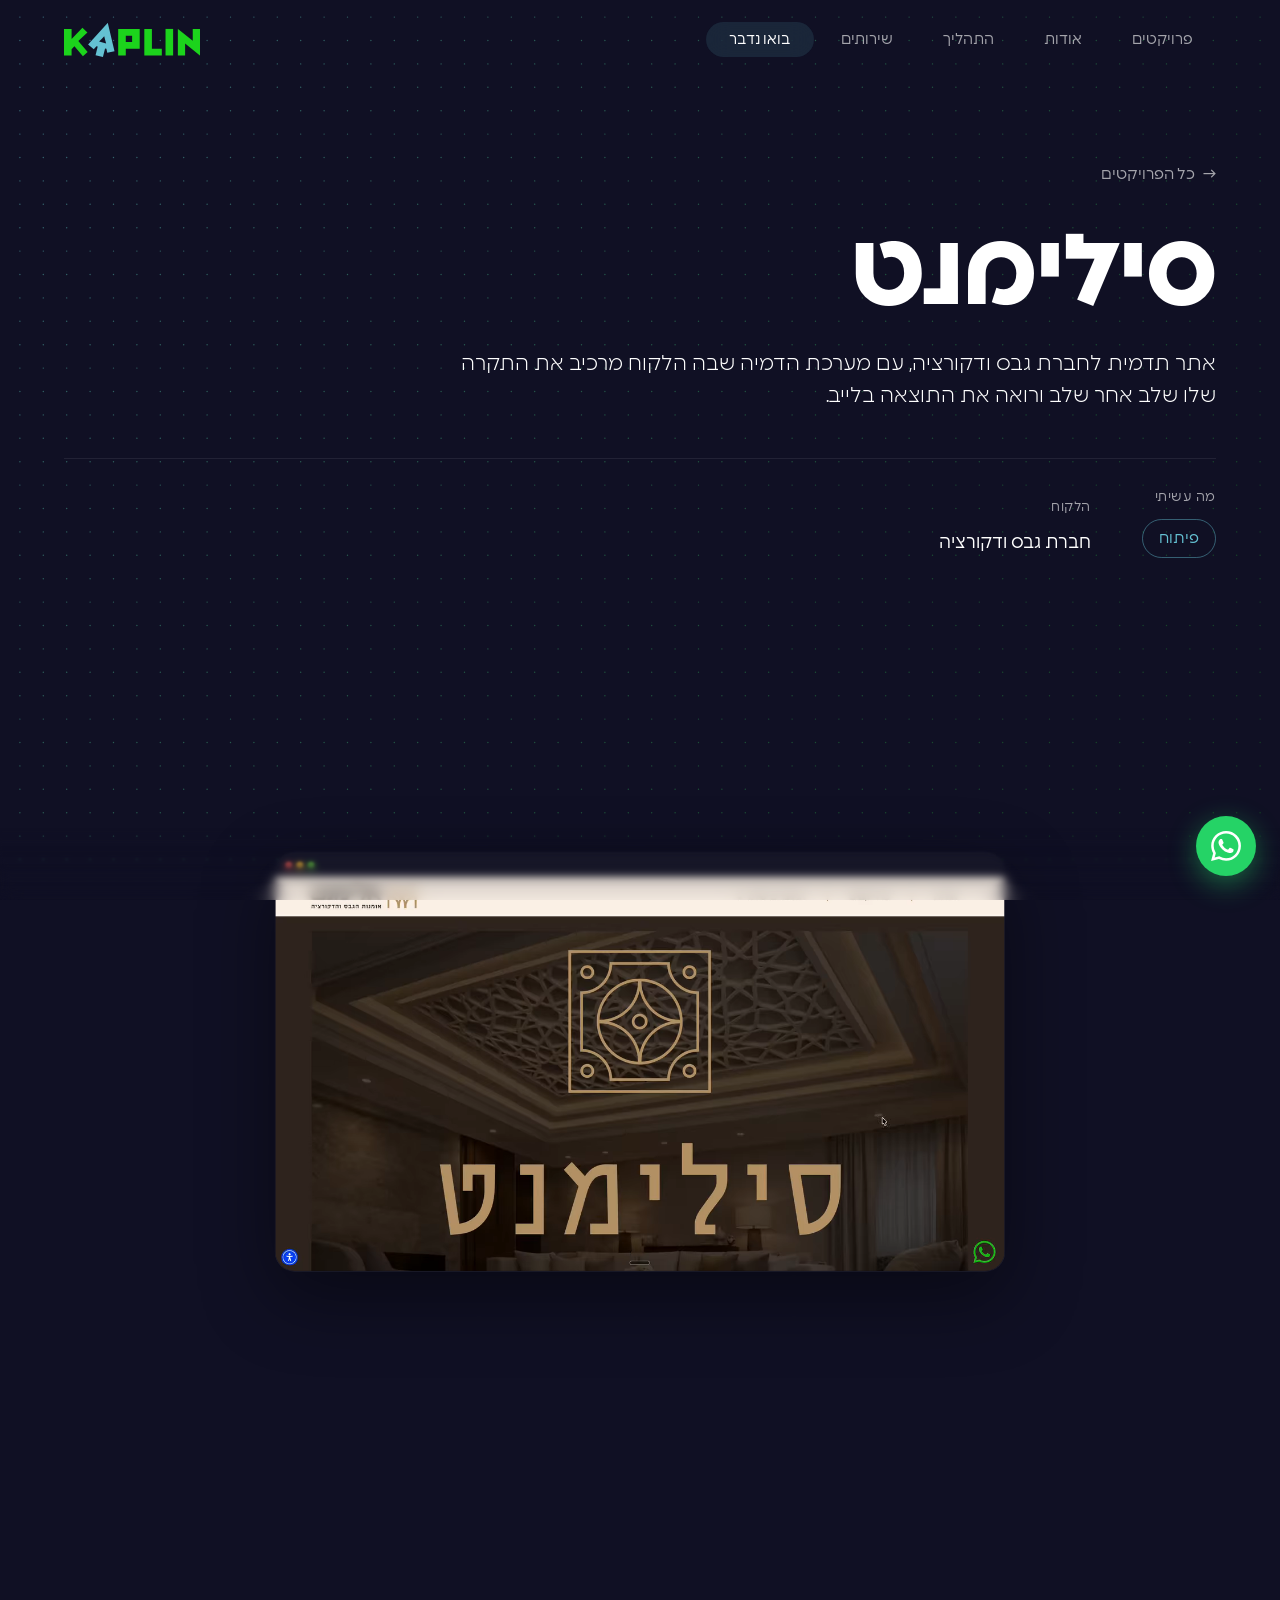
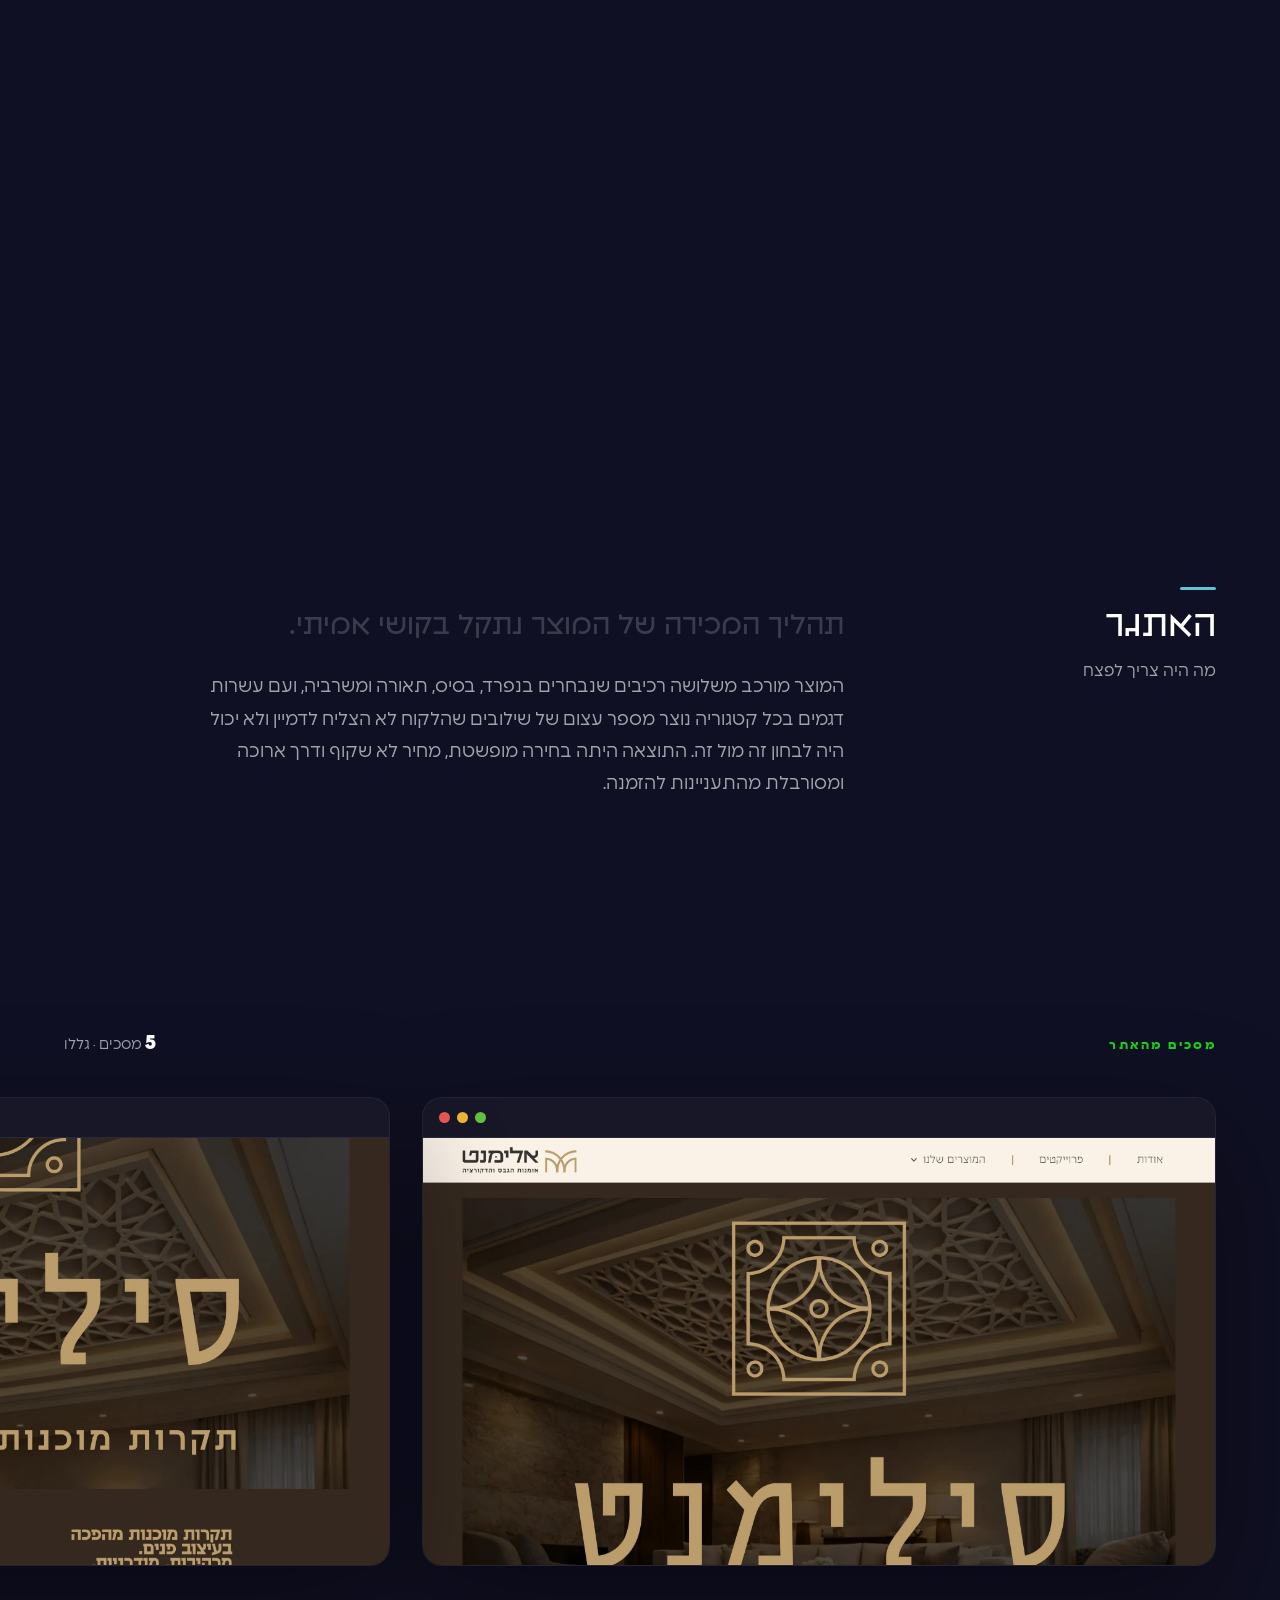
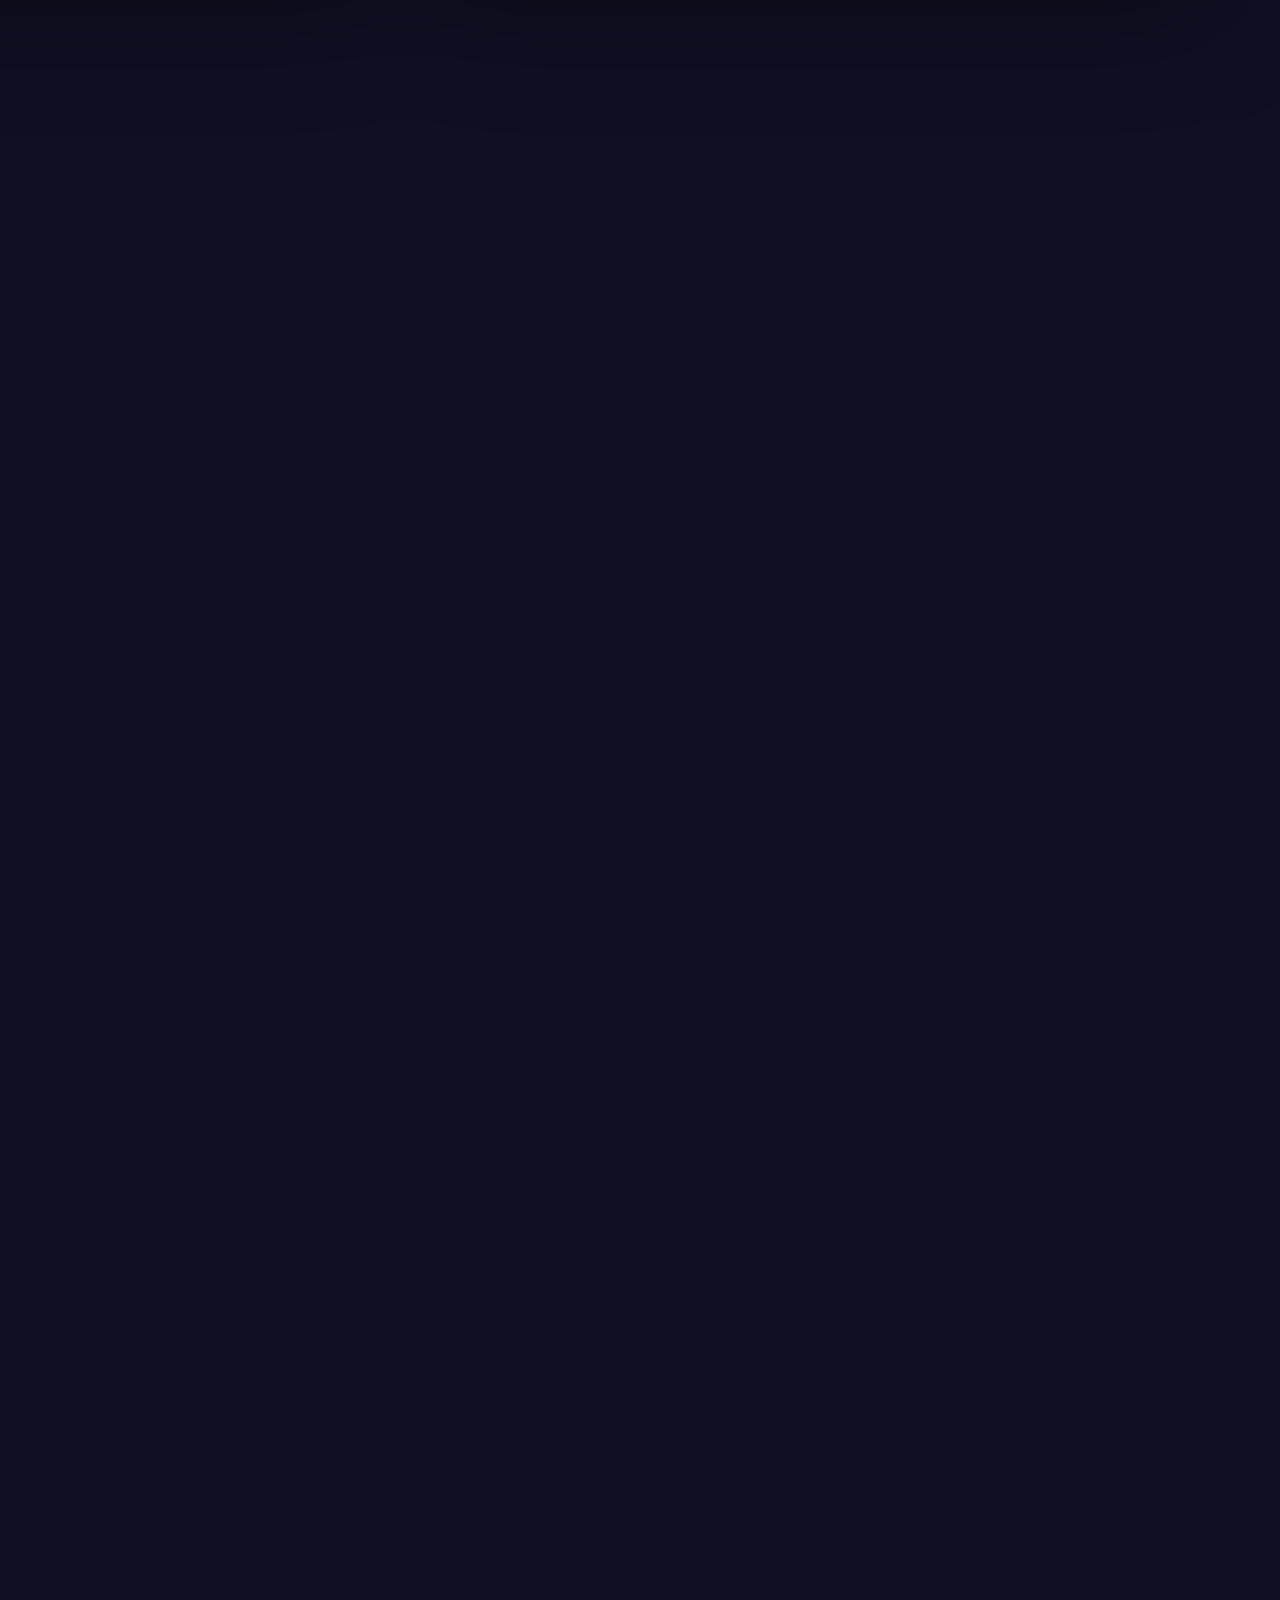
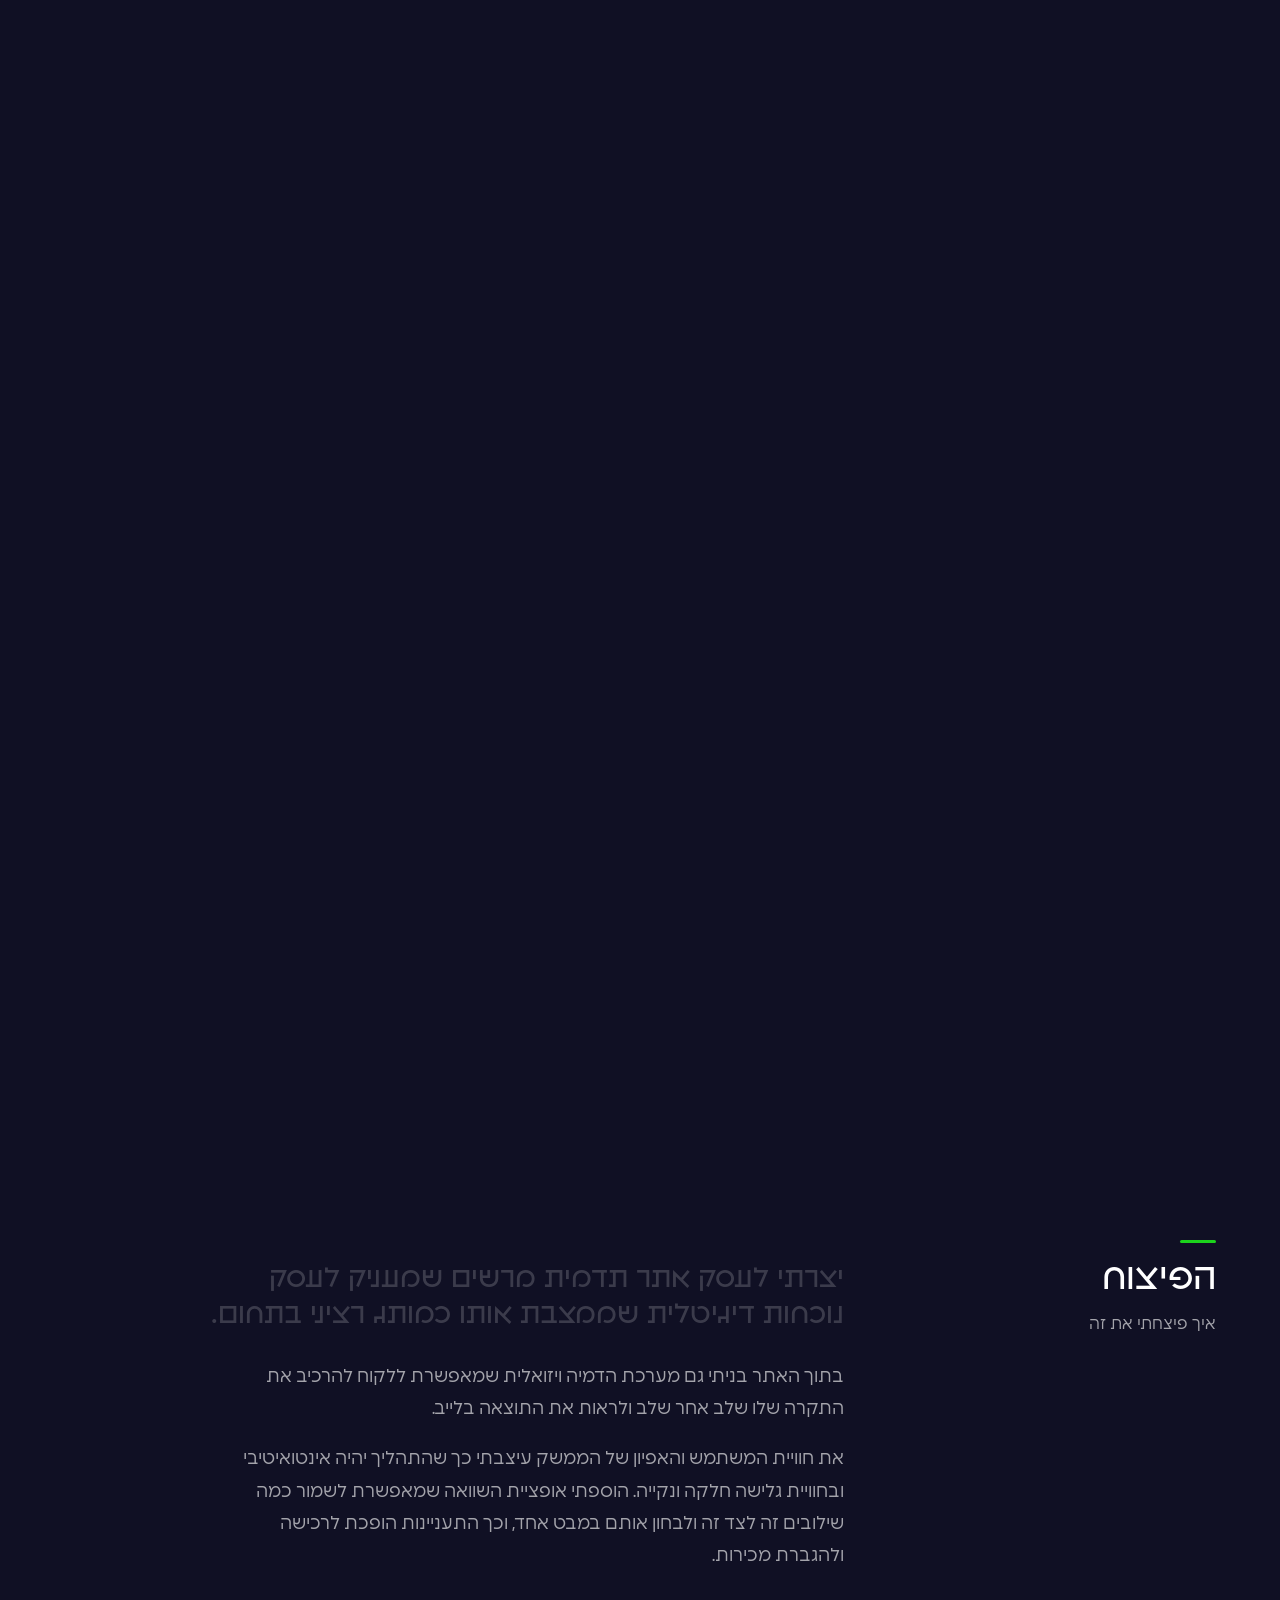
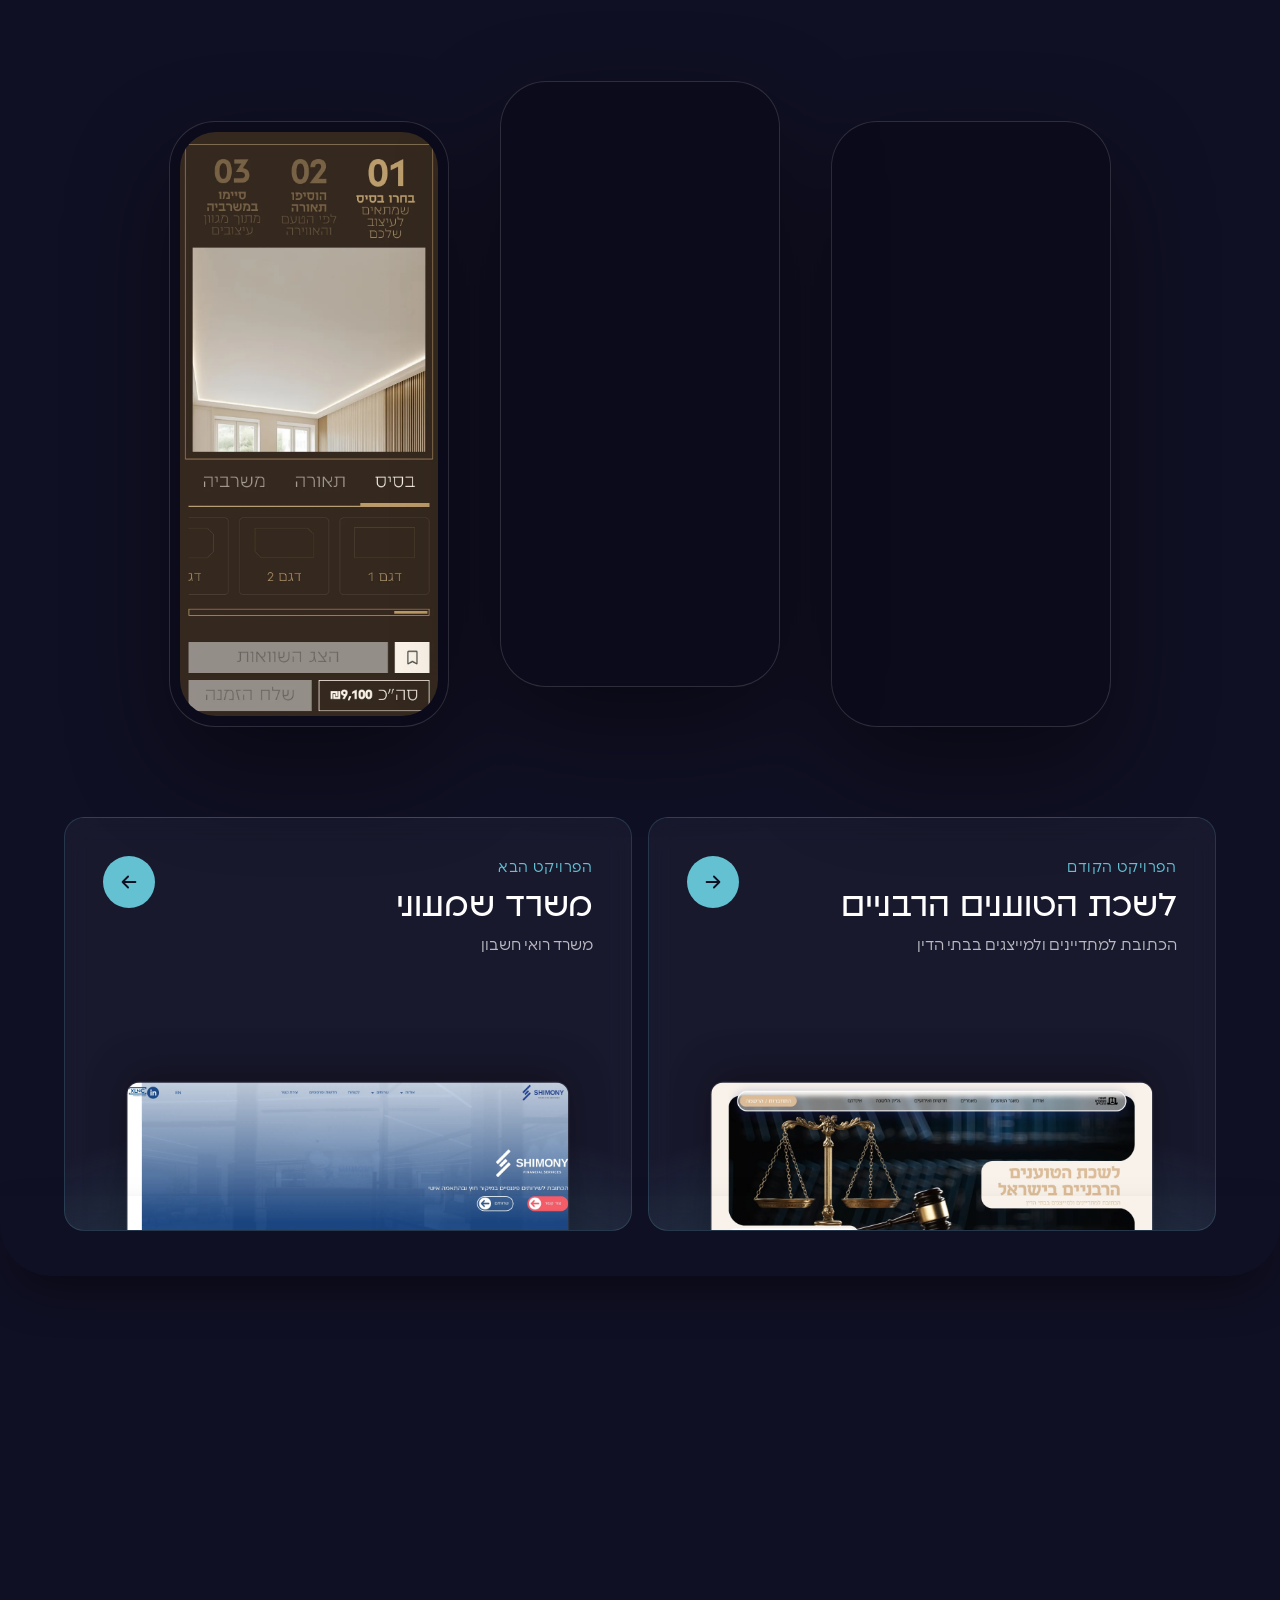
<file: projects/silyment.html>
<!DOCTYPE html>
<html lang="he" dir="rtl">
<head>
  <base href="../" />
  <meta charset="UTF-8" />
  <meta name="viewport" content="width=device-width, initial-scale=1, viewport-fit=cover, interactive-widget=resizes-content" />
  <meta name="theme-color" content="#101024" />
  <meta name="color-scheme" content="dark" />
  <title>סילימנט | קייס סטדי | מיכאל קאפלין</title>
  <meta name="description" content="אתר תדמית לחברת גבס ודקורציה, עם מערכת הדמיה שבה הלקוח מרכיב את התקרה שלו שלב אחר שלב ורואה את התוצאה בלייב." />
  <link rel="icon" href="images/logo-icon.svg" type="image/svg+xml" />
  <link rel="preconnect" href="https://fonts.googleapis.com" />
  <link rel="preconnect" href="https://fonts.gstatic.com" crossorigin />
  <link href="https://fonts.googleapis.com/css2?family=Heebo:wght@300;400;500;600;700;800;900&display=swap" rel="stylesheet" />
  <link rel="preload" href="fonts/anomalia-bold-aaa.woff2" as="font" type="font/woff2" crossorigin />
  <script>if (/[?&]quotes\b/.test(location.search)) document.documentElement.classList.add("show-quotes"); if (/[?&]hero2\b/.test(location.search)) document.documentElement.classList.add("show-hero2");</script>
  <link rel="stylesheet" href="style.css?v=67" />
  <link rel="stylesheet" href="case.css?v=14" />
</head>
<body class="case-page">
  <!-- NAVBAR -->
  <nav class="navbar" id="navbar">
    <div class="nav-container">
      <ul class="nav-links">
        <li><a href="#portfolio">פרויקטים</a></li>
        <li><a href="#about">אודות</a></li>
        <li><a href="#services">התהליך</a></li>
        <li><a href="#craft">שירותים</a></li>
        <li><a href="projects/silyment.html#contact" class="nav-cta">בואו נדבר</a></li>
      </ul>
      <button class="nav-toggle" id="navToggle" aria-label="תפריט">
        <span></span><span></span><span></span>
      </button>
      <a href="#hero" class="nav-logo" aria-label="מיכאל קאפלין">
        <img src="images/logo-full.svg" alt="מיכאל קאפלין" class="nav-logo-img" />
      </a>
    </div>
  </nav>

  <main class="page">
  <div id="dot-field-bg"></div>
  <div class="page-tone" aria-hidden="true"></div>

    <section class="case-hero section" id="hero">
      <div class="container">
        <a class="case-back" href="#portfolio"><span aria-hidden="true">→</span> כל הפרויקטים</a>
        <h1 class="section-title case-title">סילימנט</h1>
        <p class="case-lead">אתר תדמית לחברת גבס ודקורציה, עם מערכת הדמיה שבה הלקוח מרכיב את התקרה שלו שלב אחר שלב ורואה את התוצאה בלייב.</p>
        <div class="case-meta"><div class="case-meta-item"><span>מה עשיתי</span><ul class="case-chips"><li class="case-chip">פיתוח</li></ul></div><div class="case-meta-item"><span>הלקוח</span><b>חברת גבס ודקורציה</b></div></div>
      </div>
    </section>

    <!-- the site playing; the window grows to full width as you scroll -->
    <section class="case-showcase">
      <div class="case-showcase-sticky">
        <div class="case-window case-window--hero">
          <div class="case-window-bar" aria-hidden="true"><i></i><i></i><i></i></div>
          <video class="case-video" muted loop playsinline preload="metadata"
                 poster="images/portfolio/element-poster.webp" data-autoplay>
            <source src="images/portfolio/element.mp4" type="video/mp4" />
            <source src="images/portfolio/element.webm" type="video/webm" />
          </video>
        </div>
      </div>
    </section>

    <section class="case-story section">
      <div class="container">
      <div class="case-block case-block--challenge">
        <div class="case-block-side">
          <span class="case-block-word">האתגר</span>
          <span class="case-block-q">מה היה צריך לפצח</span>
        </div>
        <div class="case-block-body">
          <p class="case-block-lead"><span class="cw">תהליך</span> <span class="cw">המכירה</span> <span class="cw">של</span> <span class="cw">המוצר</span> <span class="cw">נתקל</span> <span class="cw">בקושי</span> <span class="cw">אמיתי.</span></p><div class="case-block-text"><p>המוצר מורכב משלושה רכיבים שנבחרים בנפרד, בסיס, תאורה ומשרביה, ועם עשרות דגמים בכל קטגוריה נוצר מספר עצום של שילובים שהלקוח לא הצליח לדמיין ולא יכול היה לבחון זה מול זה. התוצאה היתה בחירה מופשטת, מחיר לא שקוף ודרך ארוכה ומסורבלת מהתעניינות להזמנה.</p></div>
        </div>
      </div>
      </div>
    </section>
    <section class="case-gallery" aria-label="מסכים מהאתר">
      <div class="case-gallery-sticky">
        <div class="container case-gallery-head">
          <p class="section-label">מסכים מהאתר</p>
          <p class="case-gallery-count"><b>5</b> מסכים · גללו</p>
        </div>
        <ul class="case-gallery-track"><li class="case-shot"><div class="case-window case-window--shot"><div class="case-window-bar" aria-hidden="true"><i></i><i></i><i></i></div><img src="images/portfolio/screens/element-1.webp" alt="מסך מתוך האתר של סילימנט" width="1280" height="690" loading="lazy" decoding="async" /></div></li><li class="case-shot"><div class="case-window case-window--shot"><div class="case-window-bar" aria-hidden="true"><i></i><i></i><i></i></div><img src="images/portfolio/screens/element-2.webp" alt="מסך מתוך האתר של סילימנט" width="1280" height="690" loading="lazy" decoding="async" /></div></li><li class="case-shot"><div class="case-window case-window--shot"><div class="case-window-bar" aria-hidden="true"><i></i><i></i><i></i></div><img src="images/portfolio/screens/element-3.webp" alt="מסך מתוך האתר של סילימנט" width="1280" height="690" loading="lazy" decoding="async" /></div></li><li class="case-shot"><div class="case-window case-window--shot"><div class="case-window-bar" aria-hidden="true"><i></i><i></i><i></i></div><img src="images/portfolio/screens/element-4.webp" alt="מסך מתוך האתר של סילימנט" width="1280" height="690" loading="lazy" decoding="async" /></div></li><li class="case-shot"><div class="case-window case-window--shot"><div class="case-window-bar" aria-hidden="true"><i></i><i></i><i></i></div><img src="images/portfolio/screens/element-5.webp" alt="מסך מתוך האתר של סילימנט" width="1280" height="690" loading="lazy" decoding="async" /></div></li></ul>
      </div>
    </section>
    <section class="case-story section">
      <div class="container">
      <div class="case-block case-block--solution">
        <div class="case-block-side">
          <span class="case-block-word">הפיצוח</span>
          <span class="case-block-q">איך פיצחתי את זה</span>
        </div>
        <div class="case-block-body">
          <p class="case-block-lead"><span class="cw">יצרתי</span> <span class="cw">לעסק</span> <span class="cw">אתר</span> <span class="cw">תדמית</span> <span class="cw">מרשים</span> <span class="cw">שמעניק</span> <span class="cw">לעסק</span> <span class="cw">נוכחות</span> <span class="cw">דיגיטלית</span> <span class="cw">שממצבת</span> <span class="cw">אותו</span> <span class="cw">כמותג</span> <span class="cw">רציני</span> <span class="cw">בתחום.</span></p><div class="case-block-text"><p>בתוך האתר בניתי גם מערכת הדמיה ויזואלית שמאפשרת ללקוח להרכיב את התקרה שלו שלב אחר שלב ולראות את התוצאה בלייב.</p><p>את חוויית המשתמש והאפיון של הממשק עיצבתי כך שהתהליך יהיה אינטואיטיבי ובחוויית גלישה חלקה ונקייה. הוספתי אופציית השוואה שמאפשרת לשמור כמה שילובים זה לצד זה ולבחון אותם במבט אחד, וכך התעניינות הופכת לרכישה ולהגברת מכירות.</p></div>
        </div>
      </div>
      </div>
    </section>
    <section class="case-mobile section">
      <div class="container">
        <p class="section-label">במובייל</p>
        <ul class="case-phones"><li class="case-phone"><img src="images/portfolio/mobile/element-1.webp" alt="" width="390" height="844" loading="lazy" decoding="async" /></li><li class="case-phone"><img src="images/portfolio/mobile/element-2.webp" alt="" width="390" height="844" loading="lazy" decoding="async" /></li><li class="case-phone"><img src="images/portfolio/mobile/element-3.webp" alt="" width="390" height="844" loading="lazy" decoding="async" /></li></ul>
      </div>
    </section>

    <nav class="case-pager section" aria-label="פרויקטים נוספים">
      <div class="container case-pager-grid">
        <a class="case-pn case-pn--prev" href="projects/lishkatoanim.html"><span class="case-pn-text"><span class="case-pn-label">הפרויקט הקודם</span><span class="case-pn-name">לשכת הטוענים הרבניים</span><span class="case-pn-field">הכתובת למתדיינים ולמייצגים בבתי הדין</span></span><span class="case-pn-go" aria-hidden="true"><svg viewBox="0 0 24 24" width="22" height="22" fill="none" stroke="currentColor" stroke-width="2" stroke-linecap="round" stroke-linejoin="round"><path d="M5 12h14m-6-6 6 6-6 6"/></svg></span><span class="case-pn-shot" aria-hidden="true"><img src="images/portfolio/screens/lishkatoanim-1.webp" alt="" loading="lazy" decoding="async" /></span></a>
        <a class="case-pn case-pn--next" href="projects/shimony.html"><span class="case-pn-text"><span class="case-pn-label">הפרויקט הבא</span><span class="case-pn-name">משרד שמעוני</span><span class="case-pn-field">משרד רואי חשבון</span></span><span class="case-pn-go" aria-hidden="true"><svg viewBox="0 0 24 24" width="22" height="22" fill="none" stroke="currentColor" stroke-width="2" stroke-linecap="round" stroke-linejoin="round"><path d="M19 12H5m6-6-6 6 6 6"/></svg></span><span class="case-pn-shot" aria-hidden="true"><img src="images/portfolio/screens/shimony-1.webp" alt="" loading="lazy" decoding="async" /></span></a>
      </div>
    </nav>

    <div id="contact" class="page-end"></div>
  </main>
  <!-- soft shadow under the page's rounded bottom edge, cast on the footer -->
  <div class="page-lip" aria-hidden="true"></div>

  <!-- SITE END — the footer the page reveals as it scrolls away (sticky
       behind <main>): full-screen wave, Michael's logo huge in one color
       blended into it, and the contact form + footer bar on top. -->
  <footer class="site-end">
    <!-- the wave in motion: a seamless 6s loop rendered from Michael's wave
         image (blur baked into the frames); plays only while on screen -->
    <video class="site-end-waves" muted loop playsinline preload="none"
           poster="images/webp/footer-waves-poster.webp" aria-hidden="true">
      <source src="images/video/footer-waves.webm" type="video/webm" />
      <source src="images/video/footer-waves.mp4" type="video/mp4" />
    </video>
    <div class="site-end-logo" aria-hidden="true"></div>
    <!-- CONTACT -->
    <section class="contact section" aria-label="צור קשר">
      <div class="container">
        <div class="contact-wrapper">
          <div class="contact-info">
            <p class="section-label">בואו נדבר</p>
            <h2 class="section-title">בואו ניתן לעסק שלך<br />את הרושם שמגיע לו.</h2>
            <p class="contact-intro">
              השאירו פרטים ואחזור אליכם לשיחת היכרות קצרה. את כל השאר, מהאסטרטגיה ועד הפיקסל האחרון, אני לוקח על עצמי.
            </p>
            <ul class="contact-social" aria-label="דרכי קשר ורשתות חברתיות">
              <li><a href="mailto:michael@mkaplin.com" aria-label="אימייל: michael@mkaplin.com">
                <svg viewBox="0 0 24 24" aria-hidden="true"><rect x="3.5" y="5.5" width="17" height="13" rx="2.5"/><path d="m4.5 7 7.5 6 7.5-6"/></svg>
              </a></li>
              <li><a href="https://www.instagram.com/mikikaplin/" target="_blank" rel="noopener" aria-label="Instagram">
                <svg viewBox="0 0 24 24" aria-hidden="true"><rect x="3.5" y="3.5" width="17" height="17" rx="5"/><circle cx="12" cy="12" r="4"/><circle cx="17.2" cy="6.8" r="1" class="fill"/></svg>
              </a></li>
              <li><a href="#" target="_blank" rel="noopener" aria-label="LinkedIn" data-todo="linkedin-url">
                <svg viewBox="0 0 24 24" aria-hidden="true"><rect x="3.5" y="3.5" width="17" height="17" rx="3"/><path d="M8 10.5v6M8 7.6v.1M11.5 16.5v-3.4a2.4 2.4 0 0 1 4.8 0v3.4M11.5 10.5v6"/></svg>
              </a></li>
              <li><a href="https://www.facebook.com/people/Michael-Kaplin/100056610235508/" target="_blank" rel="noopener" aria-label="Facebook">
                <svg viewBox="0 0 24 24" aria-hidden="true"><path d="M13.5 20.5v-7h2.6l.4-3h-3V8.6c0-.9.3-1.5 1.6-1.5h1.5V4.4a20 20 0 0 0-2.3-.1c-2.3 0-3.8 1.4-3.8 3.9v2.3H8v3h2.5v7"/></svg>
              </a></li>
            </ul>
          </div>

          <form class="contact-form" id="contactForm" novalidate>
            <div class="form-group">
              <label for="name" class="sr-only">שם מלא</label>
              <input type="text" id="name" name="name" placeholder="שם מלא" autocomplete="name" enterkeyhint="next" required />
            </div>
            <div class="form-group">
              <label for="email" class="sr-only">אימייל</label>
              <input type="email" id="email" name="email" placeholder="אימייל" autocomplete="email" autocapitalize="none" autocorrect="off" spellcheck="false" enterkeyhint="next" required />
            </div>
            <div class="form-group form-group--wide">
              <label for="phone" class="sr-only">טלפון (אופציונלי)</label>
              <input type="tel" id="phone" name="phone" placeholder="טלפון (אופציונלי)" inputmode="tel" autocomplete="tel" enterkeyhint="next" />
            </div>
            <div class="form-group form-group--wide">
              <label for="message" class="sr-only">ספרו לי על הפרויקט</label>
              <textarea id="message" name="message" rows="3" placeholder="ספרו לי על הפרויקט" required></textarea>
            </div>
            <button type="submit" class="btn btn-primary">שליחת הודעה</button>
          </form>
        </div>
      </div>
    </section>


    <div class="footer">
      <div class="container">
        <div class="footer-inner">
          <img src="images/logo-full.svg" alt="מיכאל קאפלין" class="footer-logo" />
          <p class="footer-copy">© 2026 כל הזכויות שמורות</p>
          <div class="footer-legal">
            <button type="button" class="footer-text-btn" data-doc="accessibility">הצהרת נגישות</button>
            <button type="button" class="footer-text-btn" data-doc="privacy">הצהרת פרטיות</button>
          </div>
        </div>
      </div>
    </div>
  </footer>


  <!-- MOBILE TAB BAR — fixed liquid-glass bar at the bottom (phones only);
       the drop behind the active item slides between sections -->
  <nav class="tabbar" id="tabbar" aria-label="ניווט">
    <span class="tabbar-drop" aria-hidden="true"></span>
    <a href="#portfolio">
      <svg viewBox="0 0 24 24" aria-hidden="true"><rect x="3.5" y="3.5" width="7" height="7" rx="1.8"/><rect x="13.5" y="3.5" width="7" height="7" rx="1.8"/><rect x="3.5" y="13.5" width="7" height="7" rx="1.8"/><rect x="13.5" y="13.5" width="7" height="7" rx="1.8"/></svg>
      <span>פרויקטים</span>
    </a>
    <a href="#about">
      <svg viewBox="0 0 24 24" aria-hidden="true"><circle cx="12" cy="8" r="3.6"/><path d="M4.5 20c1.3-3.6 4.1-5.4 7.5-5.4s6.2 1.8 7.5 5.4"/></svg>
      <span>אודות</span>
    </a>
    <a href="#services">
      <svg viewBox="0 0 24 24" aria-hidden="true"><circle cx="5" cy="12" r="2"/><circle cx="12" cy="12" r="2"/><circle cx="19" cy="12" r="2"/><path d="M7 12h3M14 12h3"/></svg>
      <span>התהליך</span>
    </a>
    <a href="#craft">
      <svg viewBox="0 0 24 24" aria-hidden="true"><path d="M12 3.5 20.5 8 12 12.5 3.5 8z"/><path d="m3.5 12 8.5 4.5 8.5-4.5"/><path d="m3.5 16 8.5 4.5 8.5-4.5"/></svg>
      <span>שירותים</span>
    </a>
    <a href="projects/silyment.html#contact" class="tabbar-cta">
      <svg viewBox="0 0 24 24" aria-hidden="true"><path d="M20 11.5a7.8 7.8 0 0 1-11.3 7L4 20l1.4-4.3A7.8 7.8 0 1 1 20 11.5z"/></svg>
      <span>בואו נדבר</span>
    </a>
  </nav>

  <!-- EDGE BLUR (progressive glass blur along the bottom of the viewport) -->
  <div class="edge-blur" aria-hidden="true"><i></i><i></i><i></i><i></i></div>

  <!-- WHATSAPP FLOATING WIDGET -->
  <div class="wa-widget" id="waWidget">
    <div class="wa-panel" id="waPanel" role="dialog" aria-label="צ׳אט בוואטסאפ">
      <span class="wa-grabber" aria-hidden="true"></span>
      <div class="wa-header">
        <button class="wa-close" id="waClose" aria-label="סגור">&times;</button>
        <div class="wa-header-text">
          <span class="wa-name">מיכאל קאפלין</span>
          <span class="wa-status">מחובר/ת</span>
        </div>
        <span class="wa-avatar">
          <img src="images/miki-hero.png" alt="מיכאל קאפלין" />
        </span>
      </div>
      <div class="wa-body">
        <div class="wa-bubble">
          <span class="wa-bubble-name">מיכאל</span>
          <p class="wa-msg">היי, איך אני יכול לעזור?</p>
          <span class="wa-time">10:21</span>
        </div>
      </div>
      <a class="wa-cta" href="https://wa.me/972542030381" target="_blank" rel="noopener">
        <svg viewBox="0 0 24 24" fill="currentColor" width="20" height="20"><path d="M17.472 14.382c-.297-.149-1.758-.867-2.03-.967-.273-.099-.471-.148-.67.15-.197.297-.767.966-.94 1.164-.173.199-.347.223-.644.075-.297-.15-1.255-.463-2.39-1.475-.883-.788-1.48-1.761-1.653-2.059-.173-.297-.018-.458.13-.606.134-.133.298-.347.446-.52.149-.174.198-.298.298-.497.099-.198.05-.371-.025-.52-.075-.149-.669-1.612-.916-2.207-.242-.579-.487-.5-.669-.51l-.57-.01c-.198 0-.52.074-.792.372-.272.297-1.04 1.016-1.04 2.479 0 1.462 1.065 2.875 1.213 3.074.149.198 2.096 3.2 5.077 4.487.71.306 1.263.489 1.694.625.712.227 1.36.195 1.872.118.571-.085 1.758-.719 2.006-1.413.248-.694.248-1.289.173-1.413-.074-.124-.272-.198-.57-.347m-5.421 7.403h-.004a9.87 9.87 0 01-5.031-1.378l-.361-.214-3.741.982.998-3.648-.235-.374a9.86 9.86 0 01-1.51-5.26c.001-5.45 4.436-9.884 9.888-9.884 2.64 0 5.122 1.03 6.988 2.898a9.825 9.825 0 012.893 6.994c-.003 5.45-4.437 9.884-9.885 9.884m8.413-18.297A11.815 11.815 0 0012.05 0C5.495 0 .16 5.335.157 11.892c0 2.096.547 4.142 1.588 5.945L.057 24l6.305-1.654a11.882 11.882 0 005.683 1.448h.005c6.554 0 11.89-5.335 11.893-11.893a11.821 11.821 0 00-3.48-8.413z"/></svg>
        להמשיך בשיחה
      </a>
    </div>
    <button class="wa-launcher" id="waLauncher" aria-label="פתיחת צ׳אט בוואטסאפ">
      <svg viewBox="0 0 24 24" fill="currentColor" width="30" height="30"><path d="M17.472 14.382c-.297-.149-1.758-.867-2.03-.967-.273-.099-.471-.148-.67.15-.197.297-.767.966-.94 1.164-.173.199-.347.223-.644.075-.297-.15-1.255-.463-2.39-1.475-.883-.788-1.48-1.761-1.653-2.059-.173-.297-.018-.458.13-.606.134-.133.298-.347.446-.52.149-.174.198-.298.298-.497.099-.198.05-.371-.025-.52-.075-.149-.669-1.612-.916-2.207-.242-.579-.487-.5-.669-.51l-.57-.01c-.198 0-.52.074-.792.372-.272.297-1.04 1.016-1.04 2.479 0 1.462 1.065 2.875 1.213 3.074.149.198 2.096 3.2 5.077 4.487.71.306 1.263.489 1.694.625.712.227 1.36.195 1.872.118.571-.085 1.758-.719 2.006-1.413.248-.694.248-1.289.173-1.413-.074-.124-.272-.198-.57-.347m-5.421 7.403h-.004a9.87 9.87 0 01-5.031-1.378l-.361-.214-3.741.982.998-3.648-.235-.374a9.86 9.86 0 01-1.51-5.26c.001-5.45 4.436-9.884 9.888-9.884 2.64 0 5.122 1.03 6.988 2.898a9.825 9.825 0 012.893 6.994c-.003 5.45-4.437 9.884-9.885 9.884m8.413-18.297A11.815 11.815 0 0012.05 0C5.495 0 .16 5.335.157 11.892c0 2.096.547 4.142 1.588 5.945L.057 24l6.305-1.654a11.882 11.882 0 005.683 1.448h.005c6.554 0 11.89-5.335 11.893-11.893a11.821 11.821 0 00-3.48-8.413z"/></svg>
      <span class="wa-badge" aria-hidden="true">1</span>
    </button>
  </div>

  <script src="script.js?v=66"></script>
  <script src="case.js?v=14"></script>
</body>
</html>
</file>
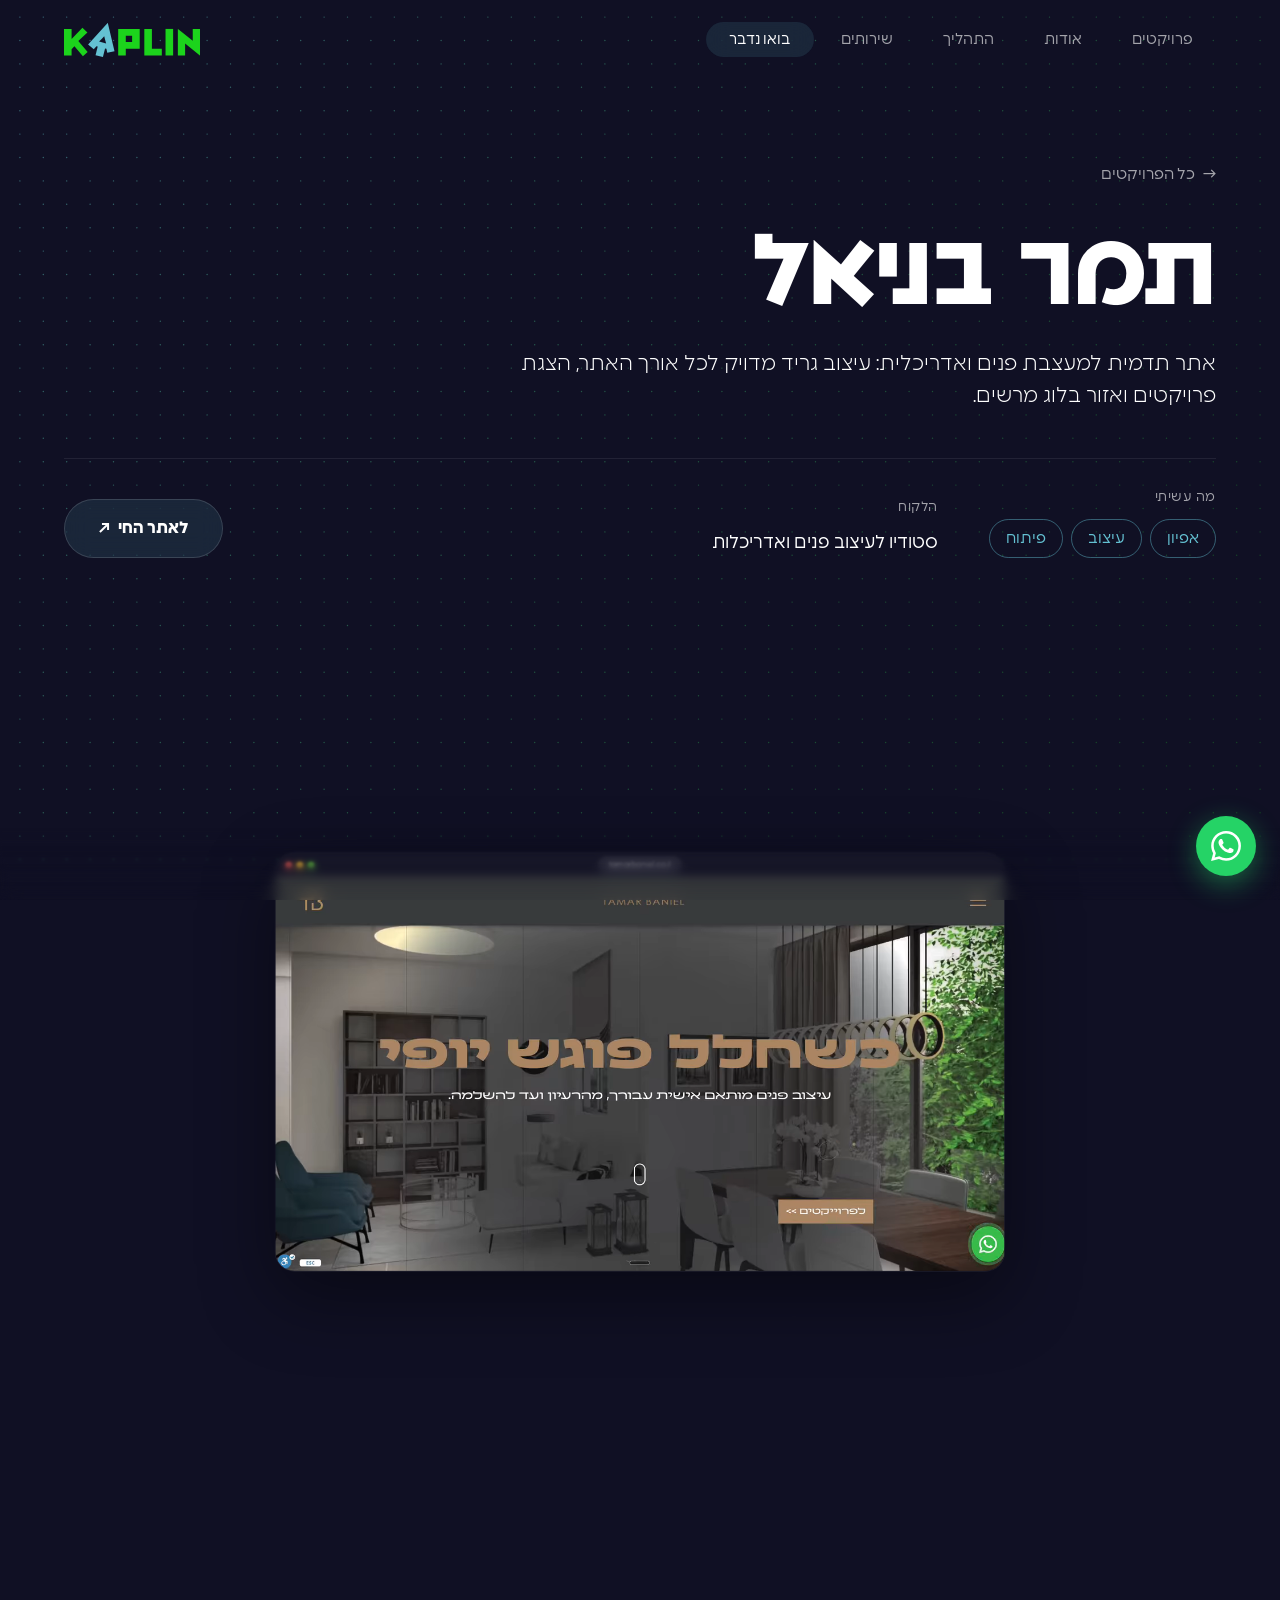
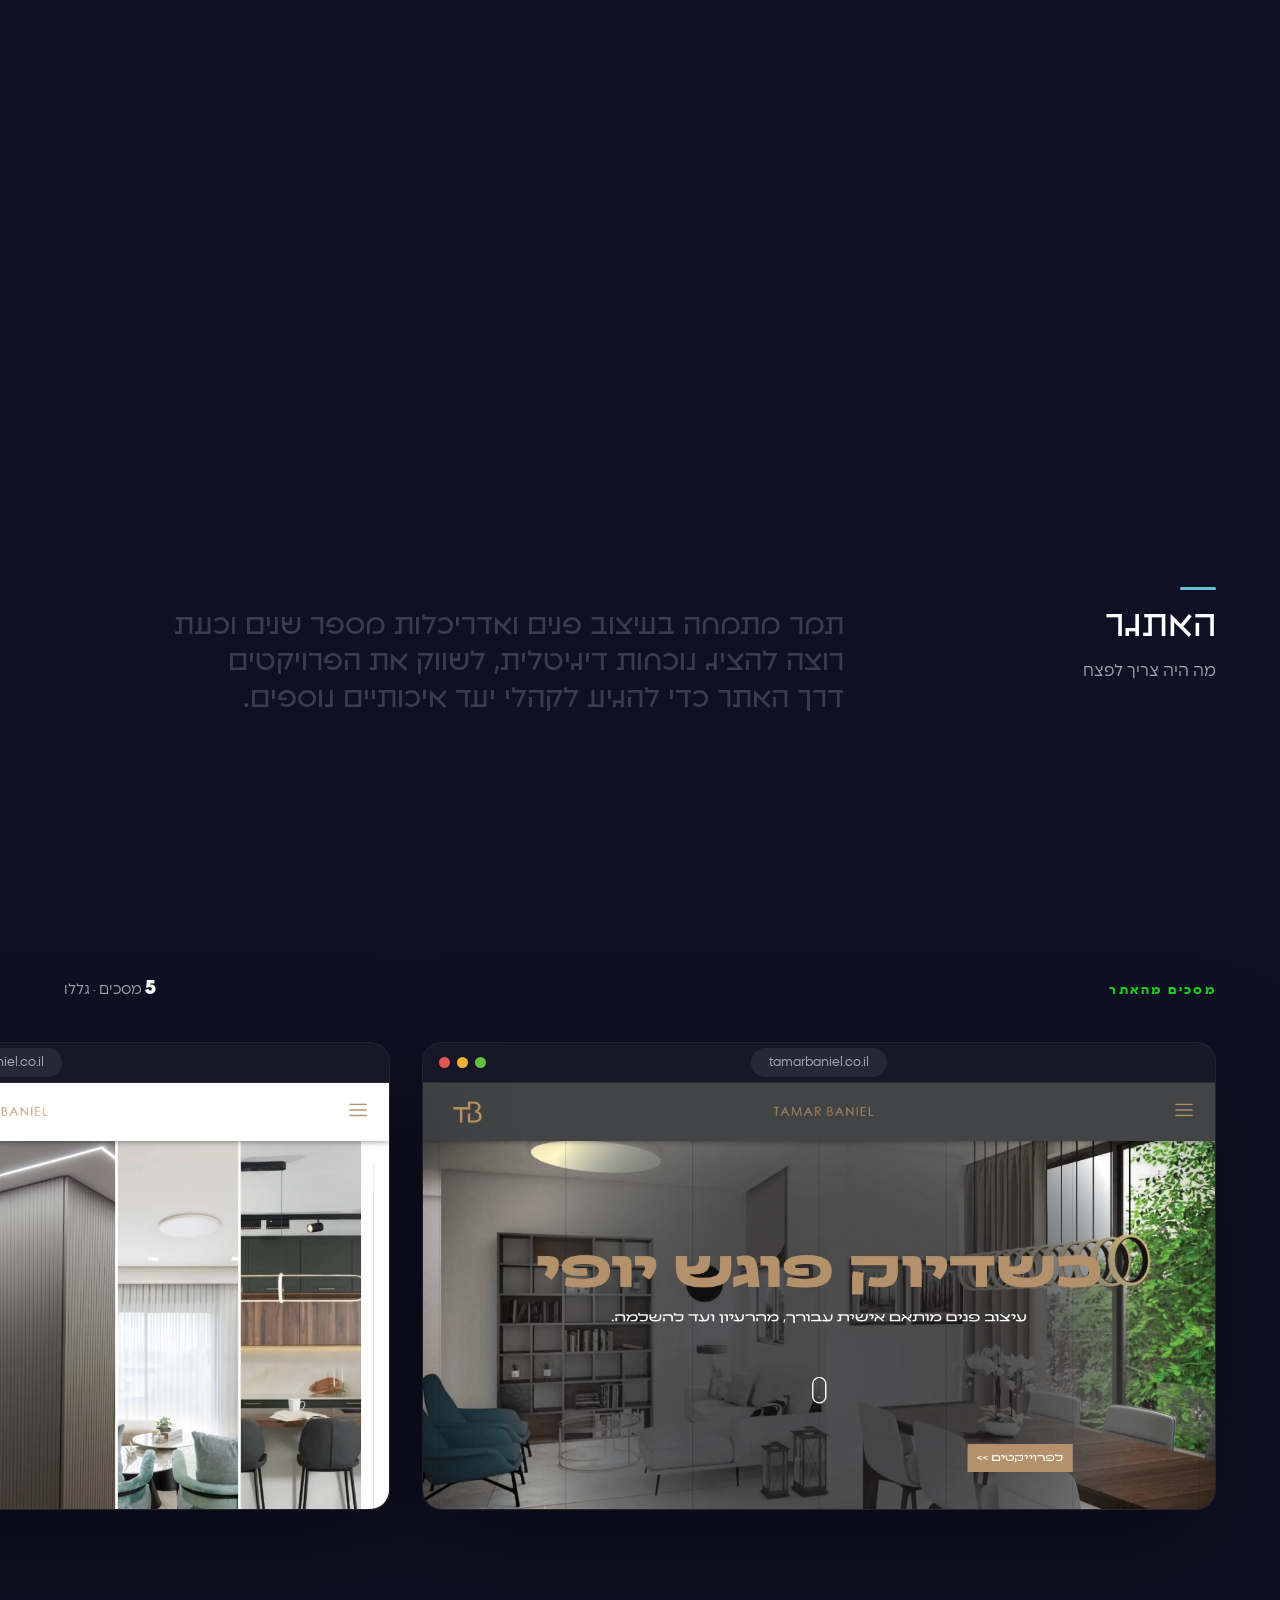
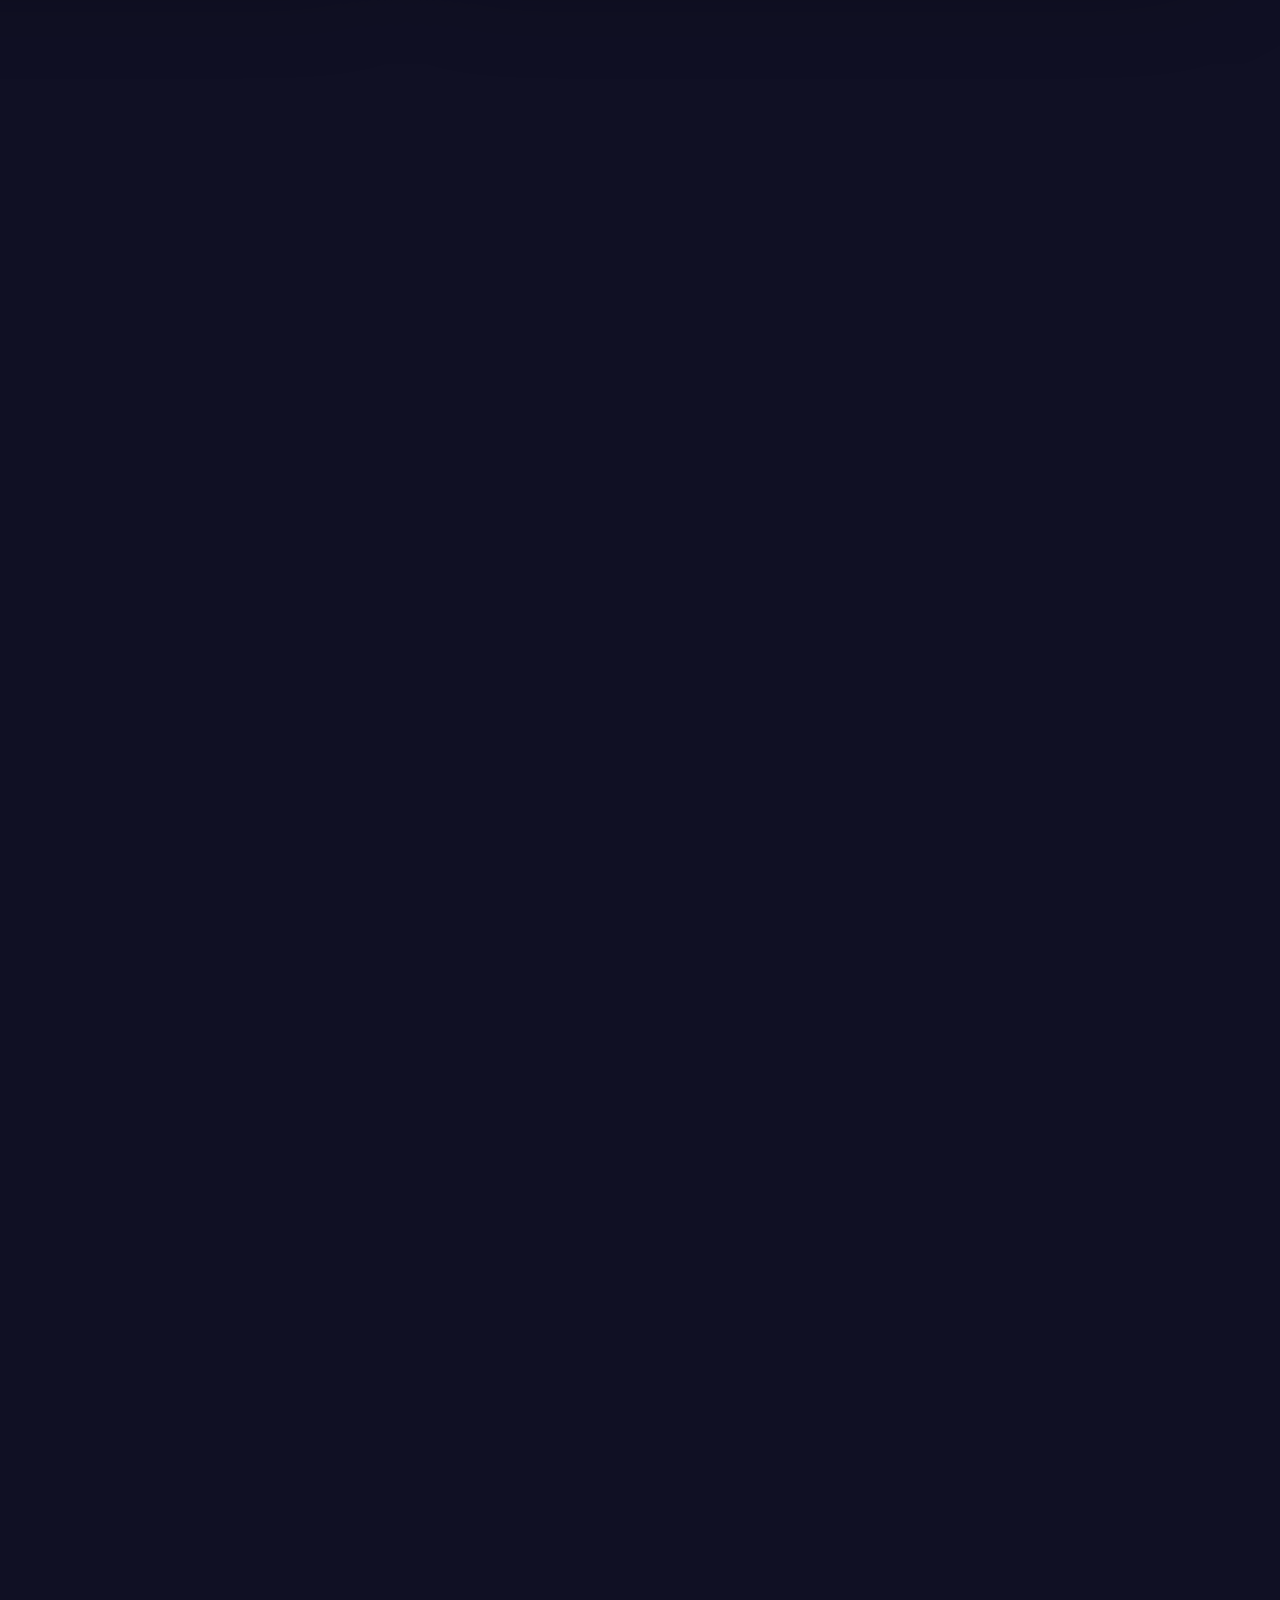
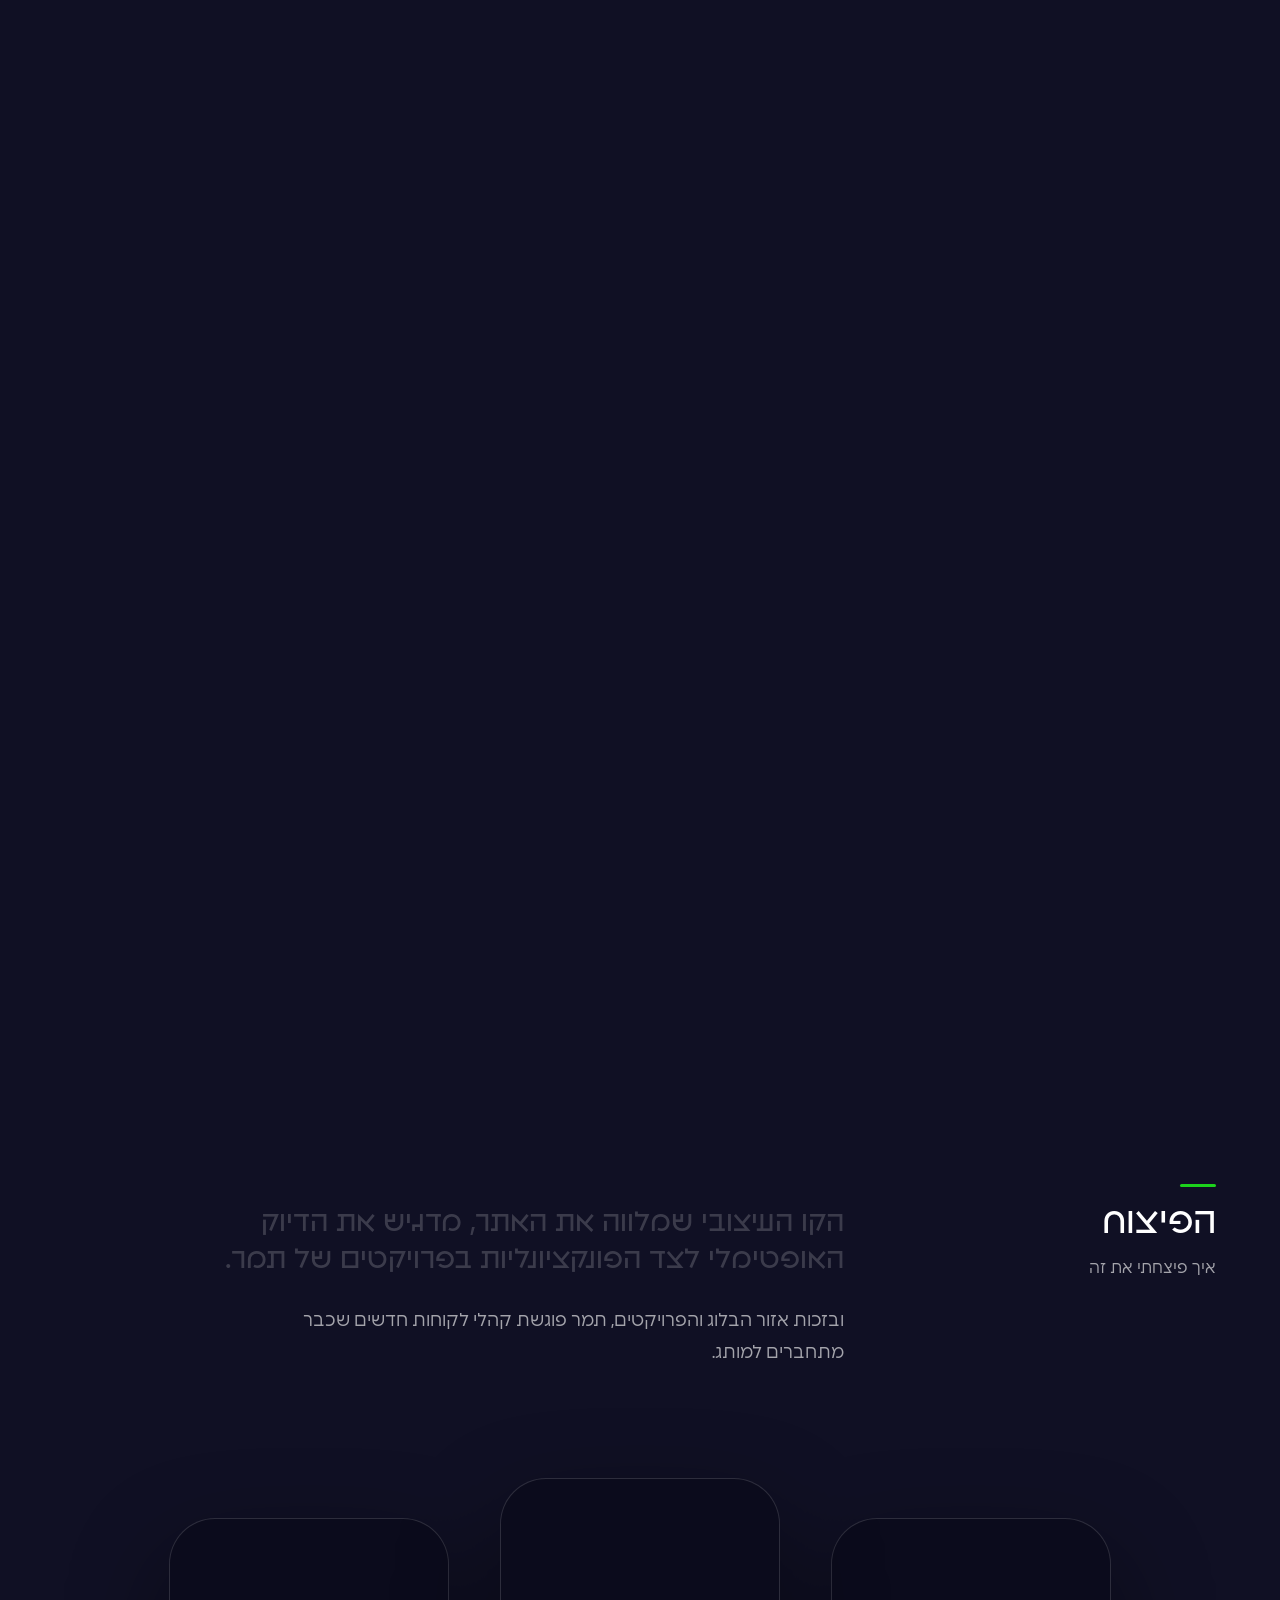
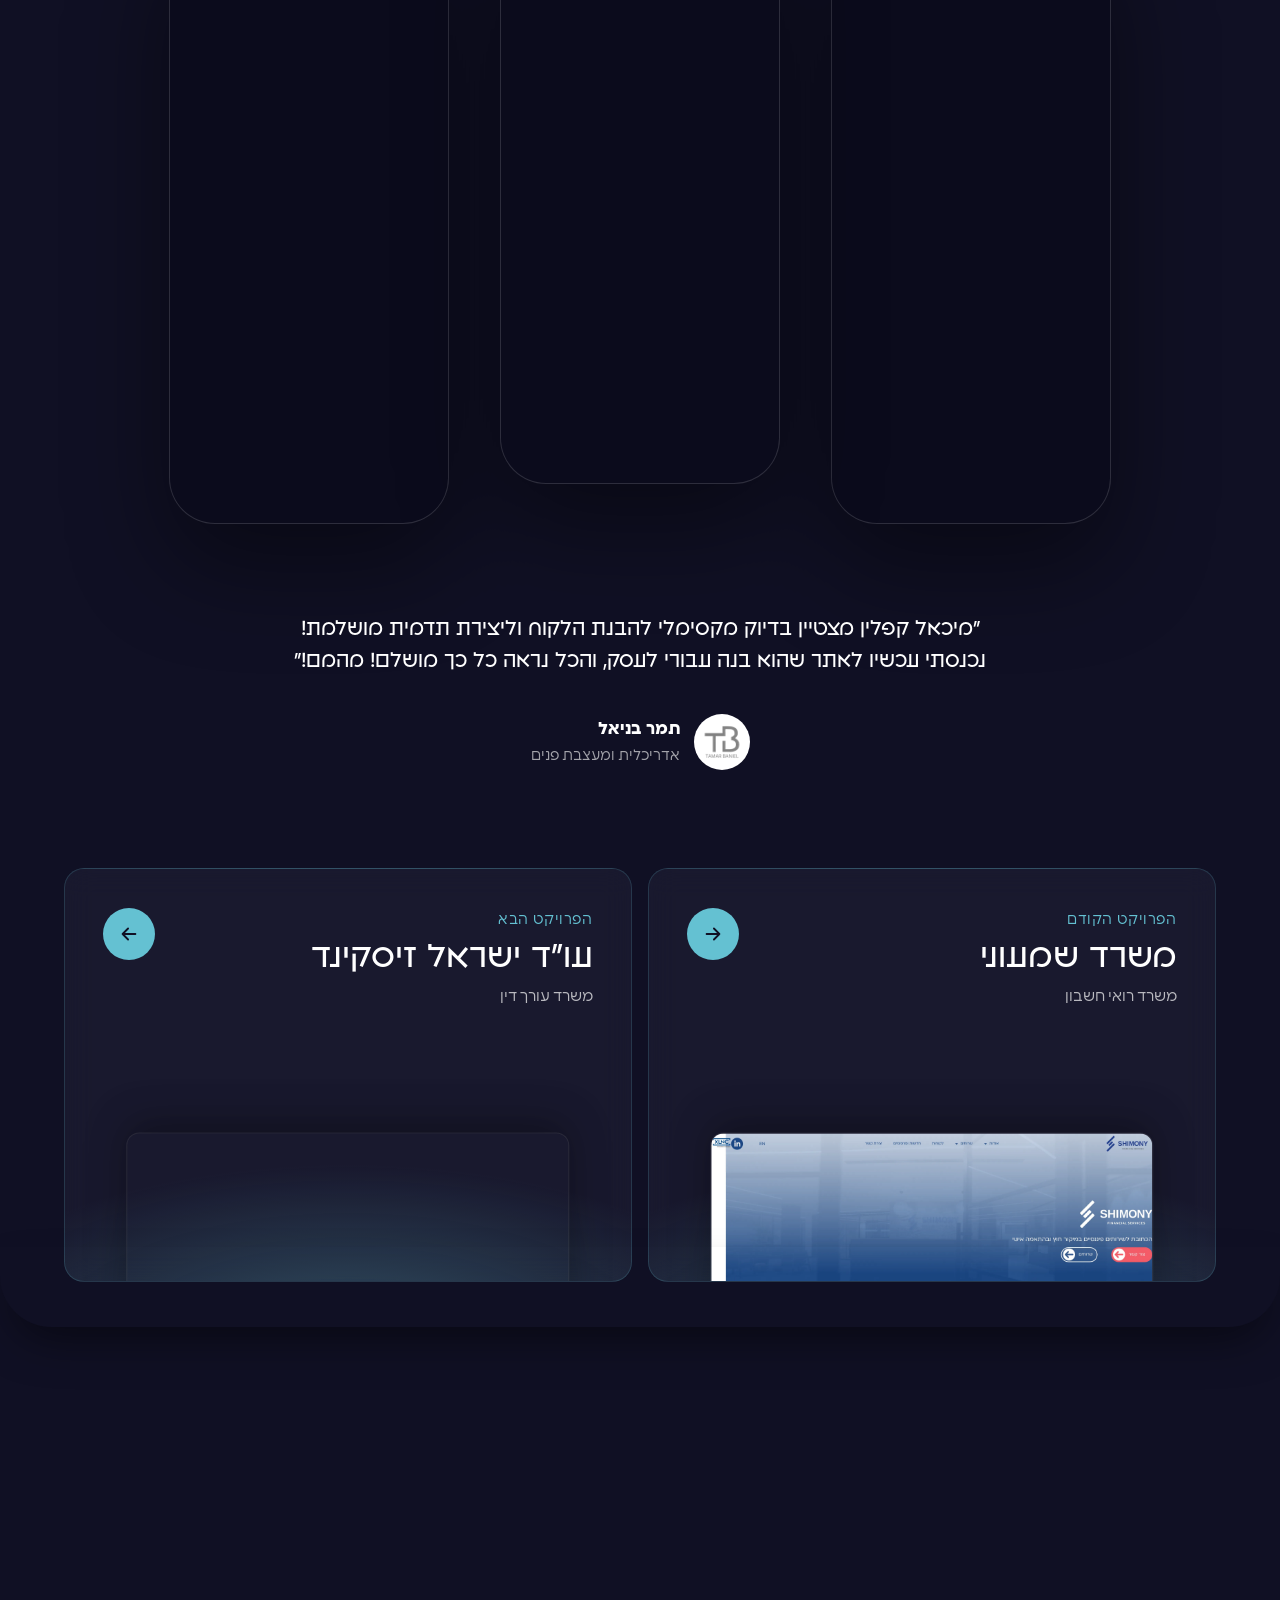
<file: projects/tamar-baniel.html>
<!DOCTYPE html>
<html lang="he" dir="rtl">
<head>
  <base href="../" />
  <meta charset="UTF-8" />
  <meta name="viewport" content="width=device-width, initial-scale=1, viewport-fit=cover, interactive-widget=resizes-content" />
  <meta name="theme-color" content="#101024" />
  <meta name="color-scheme" content="dark" />
  <title>תמר בניאל | קייס סטדי | מיכאל קאפלין</title>
  <meta name="description" content="אתר תדמית למעצבת פנים ואדריכלית: עיצוב גריד מדויק לכל אורך האתר, הצגת פרויקטים ואזור בלוג מרשים." />
  <link rel="icon" href="images/logo-icon.svg" type="image/svg+xml" />
  <link rel="preconnect" href="https://fonts.googleapis.com" />
  <link rel="preconnect" href="https://fonts.gstatic.com" crossorigin />
  <link href="https://fonts.googleapis.com/css2?family=Heebo:wght@300;400;500;600;700;800;900&display=swap" rel="stylesheet" />
  <link rel="preload" href="fonts/anomalia-bold-aaa.woff2" as="font" type="font/woff2" crossorigin />
  <script>if (/[?&]quotes\b/.test(location.search)) document.documentElement.classList.add("show-quotes"); if (/[?&]hero2\b/.test(location.search)) document.documentElement.classList.add("show-hero2");</script>
  <link rel="stylesheet" href="style.css?v=67" />
  <link rel="stylesheet" href="case.css?v=14" />
</head>
<body class="case-page">
  <!-- NAVBAR -->
  <nav class="navbar" id="navbar">
    <div class="nav-container">
      <ul class="nav-links">
        <li><a href="#portfolio">פרויקטים</a></li>
        <li><a href="#about">אודות</a></li>
        <li><a href="#services">התהליך</a></li>
        <li><a href="#craft">שירותים</a></li>
        <li><a href="projects/tamar-baniel.html#contact" class="nav-cta">בואו נדבר</a></li>
      </ul>
      <button class="nav-toggle" id="navToggle" aria-label="תפריט">
        <span></span><span></span><span></span>
      </button>
      <a href="#hero" class="nav-logo" aria-label="מיכאל קאפלין">
        <img src="images/logo-full.svg" alt="מיכאל קאפלין" class="nav-logo-img" />
      </a>
    </div>
  </nav>

  <main class="page">
  <div id="dot-field-bg"></div>
  <div class="page-tone" aria-hidden="true"></div>

    <section class="case-hero section" id="hero">
      <div class="container">
        <a class="case-back" href="#portfolio"><span aria-hidden="true">→</span> כל הפרויקטים</a>
        <h1 class="section-title case-title">תמר בניאל</h1>
        <p class="case-lead">אתר תדמית למעצבת פנים ואדריכלית: עיצוב גריד מדויק לכל אורך האתר, הצגת פרויקטים ואזור בלוג מרשים.</p>
        <div class="case-meta"><div class="case-meta-item"><span>מה עשיתי</span><ul class="case-chips"><li class="case-chip">אפיון</li><li class="case-chip">עיצוב</li><li class="case-chip">פיתוח</li></ul></div><div class="case-meta-item"><span>הלקוח</span><b>סטודיו לעיצוב פנים ואדריכלות</b></div><a class="btn btn-primary case-live" href="https://tamarbaniel.co.il/" target="_blank" rel="noopener">לאתר החי <span aria-hidden="true">↗</span></a></div>
      </div>
    </section>

    <!-- the site playing; the window grows to full width as you scroll -->
    <section class="case-showcase">
      <div class="case-showcase-sticky">
        <div class="case-window case-window--hero">
          <div class="case-window-bar" aria-hidden="true"><i></i><i></i><i></i><span>tamarbaniel.co.il</span></div>
          <video class="case-video" muted loop playsinline preload="metadata"
                 poster="images/portfolio/tamar-baniel-poster.webp" data-autoplay>
            <source src="images/portfolio/tamar-baniel.mp4" type="video/mp4" />
            <source src="images/portfolio/tamar-baniel.webm" type="video/webm" />
          </video>
        </div>
      </div>
    </section>

    <section class="case-story section">
      <div class="container">
      <div class="case-block case-block--challenge">
        <div class="case-block-side">
          <span class="case-block-word">האתגר</span>
          <span class="case-block-q">מה היה צריך לפצח</span>
        </div>
        <div class="case-block-body">
          <p class="case-block-lead"><span class="cw">תמר</span> <span class="cw">מתמחה</span> <span class="cw">בעיצוב</span> <span class="cw">פנים</span> <span class="cw">ואדריכלות</span> <span class="cw">מספר</span> <span class="cw">שנים</span> <span class="cw">וכעת</span> <span class="cw">רוצה</span> <span class="cw">להציג</span> <span class="cw">נוכחות</span> <span class="cw">דיגיטלית,</span> <span class="cw">לשווק</span> <span class="cw">את</span> <span class="cw">הפרויקטים</span> <span class="cw">דרך</span> <span class="cw">האתר</span> <span class="cw">כדי</span> <span class="cw">להגיע</span> <span class="cw">לקהלי</span> <span class="cw">יעד</span> <span class="cw">איכותיים</span> <span class="cw">נוספים.</span></p>
        </div>
      </div>
      </div>
    </section>
    <section class="case-gallery" aria-label="מסכים מהאתר">
      <div class="case-gallery-sticky">
        <div class="container case-gallery-head">
          <p class="section-label">מסכים מהאתר</p>
          <p class="case-gallery-count"><b>5</b> מסכים · גללו</p>
        </div>
        <ul class="case-gallery-track"><li class="case-shot"><div class="case-window case-window--shot"><div class="case-window-bar" aria-hidden="true"><i></i><i></i><i></i><span>tamarbaniel.co.il</span></div><img src="images/portfolio/screens/tamar-baniel-1.webp" alt="מסך מתוך האתר של תמר בניאל" width="1280" height="690" loading="lazy" decoding="async" /></div></li><li class="case-shot"><div class="case-window case-window--shot"><div class="case-window-bar" aria-hidden="true"><i></i><i></i><i></i><span>tamarbaniel.co.il</span></div><img src="images/portfolio/screens/tamar-baniel-2.webp" alt="מסך מתוך האתר של תמר בניאל" width="1280" height="690" loading="lazy" decoding="async" /></div></li><li class="case-shot"><div class="case-window case-window--shot"><div class="case-window-bar" aria-hidden="true"><i></i><i></i><i></i><span>tamarbaniel.co.il</span></div><img src="images/portfolio/screens/tamar-baniel-3.webp" alt="מסך מתוך האתר של תמר בניאל" width="1280" height="690" loading="lazy" decoding="async" /></div></li><li class="case-shot"><div class="case-window case-window--shot"><div class="case-window-bar" aria-hidden="true"><i></i><i></i><i></i><span>tamarbaniel.co.il</span></div><img src="images/portfolio/screens/tamar-baniel-4.webp" alt="מסך מתוך האתר של תמר בניאל" width="1280" height="690" loading="lazy" decoding="async" /></div></li><li class="case-shot"><div class="case-window case-window--shot"><div class="case-window-bar" aria-hidden="true"><i></i><i></i><i></i><span>tamarbaniel.co.il</span></div><img src="images/portfolio/screens/tamar-baniel-5.webp" alt="מסך מתוך האתר של תמר בניאל" width="1280" height="690" loading="lazy" decoding="async" /></div></li></ul>
      </div>
    </section>
    <section class="case-story section">
      <div class="container">
      <div class="case-block case-block--solution">
        <div class="case-block-side">
          <span class="case-block-word">הפיצוח</span>
          <span class="case-block-q">איך פיצחתי את זה</span>
        </div>
        <div class="case-block-body">
          <p class="case-block-lead"><span class="cw">הקו</span> <span class="cw">העיצובי</span> <span class="cw">שמלווה</span> <span class="cw">את</span> <span class="cw">האתר,</span> <span class="cw">מדגיש</span> <span class="cw">את</span> <span class="cw">הדיוק</span> <span class="cw">האופטימלי</span> <span class="cw">לצד</span> <span class="cw">הפונקציונליות</span> <span class="cw">בפרויקטים</span> <span class="cw">של</span> <span class="cw">תמר.</span></p><div class="case-block-text"><p>ובזכות אזור הבלוג והפרויקטים, תמר פוגשת קהלי לקוחות חדשים שכבר מתחברים למותג.</p></div>
        </div>
      </div>
      </div>
    </section>
    <section class="case-mobile section">
      <div class="container">
        <p class="section-label">במובייל</p>
        <ul class="case-phones"><li class="case-phone"><img src="images/portfolio/mobile/tamar-baniel-1.webp" alt="" width="390" height="844" loading="lazy" decoding="async" /></li><li class="case-phone"><img src="images/portfolio/mobile/tamar-baniel-2.webp" alt="" width="390" height="844" loading="lazy" decoding="async" /></li><li class="case-phone"><img src="images/portfolio/mobile/tamar-baniel-3.webp" alt="" width="390" height="844" loading="lazy" decoding="async" /></li></ul>
      </div>
    </section>
    <section class="case-quote section tone-light">
      <div class="container">
        <figure>
          <blockquote>״מיכאל קפלין מצטיין בדיוק מקסימלי להבנת הלקוח וליצירת תדמית מושלמת! נכנסתי עכשיו לאתר שהוא בנה עבורי לעסק, והכל נראה כל כך מושלם! מהמם!״</blockquote>
          <figcaption>
            <img src="images/testimonials/tamar-baniel.webp" alt="" width="56" height="56" loading="lazy" />
            <span><b>תמר בניאל</b><small>אדריכלית ומעצבת פנים</small></span>
          </figcaption>
        </figure>
      </div>
    </section>

    <nav class="case-pager section" aria-label="פרויקטים נוספים">
      <div class="container case-pager-grid">
        <a class="case-pn case-pn--prev" href="projects/shimony.html"><span class="case-pn-text"><span class="case-pn-label">הפרויקט הקודם</span><span class="case-pn-name">משרד שמעוני</span><span class="case-pn-field">משרד רואי חשבון</span></span><span class="case-pn-go" aria-hidden="true"><svg viewBox="0 0 24 24" width="22" height="22" fill="none" stroke="currentColor" stroke-width="2" stroke-linecap="round" stroke-linejoin="round"><path d="M5 12h14m-6-6 6 6-6 6"/></svg></span><span class="case-pn-shot" aria-hidden="true"><img src="images/portfolio/screens/shimony-1.webp" alt="" loading="lazy" decoding="async" /></span></a>
        <a class="case-pn case-pn--next" href="projects/ziskind.html"><span class="case-pn-text"><span class="case-pn-label">הפרויקט הבא</span><span class="case-pn-name">עו"ד ישראל זיסקינד</span><span class="case-pn-field">משרד עורך דין</span></span><span class="case-pn-go" aria-hidden="true"><svg viewBox="0 0 24 24" width="22" height="22" fill="none" stroke="currentColor" stroke-width="2" stroke-linecap="round" stroke-linejoin="round"><path d="M19 12H5m6-6-6 6 6 6"/></svg></span><span class="case-pn-shot" aria-hidden="true"><img src="images/portfolio/screens/ziskind-1.webp" alt="" loading="lazy" decoding="async" /></span></a>
      </div>
    </nav>

    <div id="contact" class="page-end"></div>
  </main>
  <!-- soft shadow under the page's rounded bottom edge, cast on the footer -->
  <div class="page-lip" aria-hidden="true"></div>

  <!-- SITE END — the footer the page reveals as it scrolls away (sticky
       behind <main>): full-screen wave, Michael's logo huge in one color
       blended into it, and the contact form + footer bar on top. -->
  <footer class="site-end">
    <!-- the wave in motion: a seamless 6s loop rendered from Michael's wave
         image (blur baked into the frames); plays only while on screen -->
    <video class="site-end-waves" muted loop playsinline preload="none"
           poster="images/webp/footer-waves-poster.webp" aria-hidden="true">
      <source src="images/video/footer-waves.webm" type="video/webm" />
      <source src="images/video/footer-waves.mp4" type="video/mp4" />
    </video>
    <div class="site-end-logo" aria-hidden="true"></div>
    <!-- CONTACT -->
    <section class="contact section" aria-label="צור קשר">
      <div class="container">
        <div class="contact-wrapper">
          <div class="contact-info">
            <p class="section-label">בואו נדבר</p>
            <h2 class="section-title">בואו ניתן לעסק שלך<br />את הרושם שמגיע לו.</h2>
            <p class="contact-intro">
              השאירו פרטים ואחזור אליכם לשיחת היכרות קצרה. את כל השאר, מהאסטרטגיה ועד הפיקסל האחרון, אני לוקח על עצמי.
            </p>
            <ul class="contact-social" aria-label="דרכי קשר ורשתות חברתיות">
              <li><a href="mailto:michael@mkaplin.com" aria-label="אימייל: michael@mkaplin.com">
                <svg viewBox="0 0 24 24" aria-hidden="true"><rect x="3.5" y="5.5" width="17" height="13" rx="2.5"/><path d="m4.5 7 7.5 6 7.5-6"/></svg>
              </a></li>
              <li><a href="https://www.instagram.com/mikikaplin/" target="_blank" rel="noopener" aria-label="Instagram">
                <svg viewBox="0 0 24 24" aria-hidden="true"><rect x="3.5" y="3.5" width="17" height="17" rx="5"/><circle cx="12" cy="12" r="4"/><circle cx="17.2" cy="6.8" r="1" class="fill"/></svg>
              </a></li>
              <li><a href="#" target="_blank" rel="noopener" aria-label="LinkedIn" data-todo="linkedin-url">
                <svg viewBox="0 0 24 24" aria-hidden="true"><rect x="3.5" y="3.5" width="17" height="17" rx="3"/><path d="M8 10.5v6M8 7.6v.1M11.5 16.5v-3.4a2.4 2.4 0 0 1 4.8 0v3.4M11.5 10.5v6"/></svg>
              </a></li>
              <li><a href="https://www.facebook.com/people/Michael-Kaplin/100056610235508/" target="_blank" rel="noopener" aria-label="Facebook">
                <svg viewBox="0 0 24 24" aria-hidden="true"><path d="M13.5 20.5v-7h2.6l.4-3h-3V8.6c0-.9.3-1.5 1.6-1.5h1.5V4.4a20 20 0 0 0-2.3-.1c-2.3 0-3.8 1.4-3.8 3.9v2.3H8v3h2.5v7"/></svg>
              </a></li>
            </ul>
          </div>

          <form class="contact-form" id="contactForm" novalidate>
            <div class="form-group">
              <label for="name" class="sr-only">שם מלא</label>
              <input type="text" id="name" name="name" placeholder="שם מלא" autocomplete="name" enterkeyhint="next" required />
            </div>
            <div class="form-group">
              <label for="email" class="sr-only">אימייל</label>
              <input type="email" id="email" name="email" placeholder="אימייל" autocomplete="email" autocapitalize="none" autocorrect="off" spellcheck="false" enterkeyhint="next" required />
            </div>
            <div class="form-group form-group--wide">
              <label for="phone" class="sr-only">טלפון (אופציונלי)</label>
              <input type="tel" id="phone" name="phone" placeholder="טלפון (אופציונלי)" inputmode="tel" autocomplete="tel" enterkeyhint="next" />
            </div>
            <div class="form-group form-group--wide">
              <label for="message" class="sr-only">ספרו לי על הפרויקט</label>
              <textarea id="message" name="message" rows="3" placeholder="ספרו לי על הפרויקט" required></textarea>
            </div>
            <button type="submit" class="btn btn-primary">שליחת הודעה</button>
          </form>
        </div>
      </div>
    </section>


    <div class="footer">
      <div class="container">
        <div class="footer-inner">
          <img src="images/logo-full.svg" alt="מיכאל קאפלין" class="footer-logo" />
          <p class="footer-copy">© 2026 כל הזכויות שמורות</p>
          <div class="footer-legal">
            <button type="button" class="footer-text-btn" data-doc="accessibility">הצהרת נגישות</button>
            <button type="button" class="footer-text-btn" data-doc="privacy">הצהרת פרטיות</button>
          </div>
        </div>
      </div>
    </div>
  </footer>


  <!-- MOBILE TAB BAR — fixed liquid-glass bar at the bottom (phones only);
       the drop behind the active item slides between sections -->
  <nav class="tabbar" id="tabbar" aria-label="ניווט">
    <span class="tabbar-drop" aria-hidden="true"></span>
    <a href="#portfolio">
      <svg viewBox="0 0 24 24" aria-hidden="true"><rect x="3.5" y="3.5" width="7" height="7" rx="1.8"/><rect x="13.5" y="3.5" width="7" height="7" rx="1.8"/><rect x="3.5" y="13.5" width="7" height="7" rx="1.8"/><rect x="13.5" y="13.5" width="7" height="7" rx="1.8"/></svg>
      <span>פרויקטים</span>
    </a>
    <a href="#about">
      <svg viewBox="0 0 24 24" aria-hidden="true"><circle cx="12" cy="8" r="3.6"/><path d="M4.5 20c1.3-3.6 4.1-5.4 7.5-5.4s6.2 1.8 7.5 5.4"/></svg>
      <span>אודות</span>
    </a>
    <a href="#services">
      <svg viewBox="0 0 24 24" aria-hidden="true"><circle cx="5" cy="12" r="2"/><circle cx="12" cy="12" r="2"/><circle cx="19" cy="12" r="2"/><path d="M7 12h3M14 12h3"/></svg>
      <span>התהליך</span>
    </a>
    <a href="#craft">
      <svg viewBox="0 0 24 24" aria-hidden="true"><path d="M12 3.5 20.5 8 12 12.5 3.5 8z"/><path d="m3.5 12 8.5 4.5 8.5-4.5"/><path d="m3.5 16 8.5 4.5 8.5-4.5"/></svg>
      <span>שירותים</span>
    </a>
    <a href="projects/tamar-baniel.html#contact" class="tabbar-cta">
      <svg viewBox="0 0 24 24" aria-hidden="true"><path d="M20 11.5a7.8 7.8 0 0 1-11.3 7L4 20l1.4-4.3A7.8 7.8 0 1 1 20 11.5z"/></svg>
      <span>בואו נדבר</span>
    </a>
  </nav>

  <!-- EDGE BLUR (progressive glass blur along the bottom of the viewport) -->
  <div class="edge-blur" aria-hidden="true"><i></i><i></i><i></i><i></i></div>

  <!-- WHATSAPP FLOATING WIDGET -->
  <div class="wa-widget" id="waWidget">
    <div class="wa-panel" id="waPanel" role="dialog" aria-label="צ׳אט בוואטסאפ">
      <span class="wa-grabber" aria-hidden="true"></span>
      <div class="wa-header">
        <button class="wa-close" id="waClose" aria-label="סגור">&times;</button>
        <div class="wa-header-text">
          <span class="wa-name">מיכאל קאפלין</span>
          <span class="wa-status">מחובר/ת</span>
        </div>
        <span class="wa-avatar">
          <img src="images/miki-hero.png" alt="מיכאל קאפלין" />
        </span>
      </div>
      <div class="wa-body">
        <div class="wa-bubble">
          <span class="wa-bubble-name">מיכאל</span>
          <p class="wa-msg">היי, איך אני יכול לעזור?</p>
          <span class="wa-time">10:21</span>
        </div>
      </div>
      <a class="wa-cta" href="https://wa.me/972542030381" target="_blank" rel="noopener">
        <svg viewBox="0 0 24 24" fill="currentColor" width="20" height="20"><path d="M17.472 14.382c-.297-.149-1.758-.867-2.03-.967-.273-.099-.471-.148-.67.15-.197.297-.767.966-.94 1.164-.173.199-.347.223-.644.075-.297-.15-1.255-.463-2.39-1.475-.883-.788-1.48-1.761-1.653-2.059-.173-.297-.018-.458.13-.606.134-.133.298-.347.446-.52.149-.174.198-.298.298-.497.099-.198.05-.371-.025-.52-.075-.149-.669-1.612-.916-2.207-.242-.579-.487-.5-.669-.51l-.57-.01c-.198 0-.52.074-.792.372-.272.297-1.04 1.016-1.04 2.479 0 1.462 1.065 2.875 1.213 3.074.149.198 2.096 3.2 5.077 4.487.71.306 1.263.489 1.694.625.712.227 1.36.195 1.872.118.571-.085 1.758-.719 2.006-1.413.248-.694.248-1.289.173-1.413-.074-.124-.272-.198-.57-.347m-5.421 7.403h-.004a9.87 9.87 0 01-5.031-1.378l-.361-.214-3.741.982.998-3.648-.235-.374a9.86 9.86 0 01-1.51-5.26c.001-5.45 4.436-9.884 9.888-9.884 2.64 0 5.122 1.03 6.988 2.898a9.825 9.825 0 012.893 6.994c-.003 5.45-4.437 9.884-9.885 9.884m8.413-18.297A11.815 11.815 0 0012.05 0C5.495 0 .16 5.335.157 11.892c0 2.096.547 4.142 1.588 5.945L.057 24l6.305-1.654a11.882 11.882 0 005.683 1.448h.005c6.554 0 11.89-5.335 11.893-11.893a11.821 11.821 0 00-3.48-8.413z"/></svg>
        להמשיך בשיחה
      </a>
    </div>
    <button class="wa-launcher" id="waLauncher" aria-label="פתיחת צ׳אט בוואטסאפ">
      <svg viewBox="0 0 24 24" fill="currentColor" width="30" height="30"><path d="M17.472 14.382c-.297-.149-1.758-.867-2.03-.967-.273-.099-.471-.148-.67.15-.197.297-.767.966-.94 1.164-.173.199-.347.223-.644.075-.297-.15-1.255-.463-2.39-1.475-.883-.788-1.48-1.761-1.653-2.059-.173-.297-.018-.458.13-.606.134-.133.298-.347.446-.52.149-.174.198-.298.298-.497.099-.198.05-.371-.025-.52-.075-.149-.669-1.612-.916-2.207-.242-.579-.487-.5-.669-.51l-.57-.01c-.198 0-.52.074-.792.372-.272.297-1.04 1.016-1.04 2.479 0 1.462 1.065 2.875 1.213 3.074.149.198 2.096 3.2 5.077 4.487.71.306 1.263.489 1.694.625.712.227 1.36.195 1.872.118.571-.085 1.758-.719 2.006-1.413.248-.694.248-1.289.173-1.413-.074-.124-.272-.198-.57-.347m-5.421 7.403h-.004a9.87 9.87 0 01-5.031-1.378l-.361-.214-3.741.982.998-3.648-.235-.374a9.86 9.86 0 01-1.51-5.26c.001-5.45 4.436-9.884 9.888-9.884 2.64 0 5.122 1.03 6.988 2.898a9.825 9.825 0 012.893 6.994c-.003 5.45-4.437 9.884-9.885 9.884m8.413-18.297A11.815 11.815 0 0012.05 0C5.495 0 .16 5.335.157 11.892c0 2.096.547 4.142 1.588 5.945L.057 24l6.305-1.654a11.882 11.882 0 005.683 1.448h.005c6.554 0 11.89-5.335 11.893-11.893a11.821 11.821 0 00-3.48-8.413z"/></svg>
      <span class="wa-badge" aria-hidden="true">1</span>
    </button>
  </div>

  <script src="script.js?v=66"></script>
  <script src="case.js?v=14"></script>
</body>
</html>
</file>
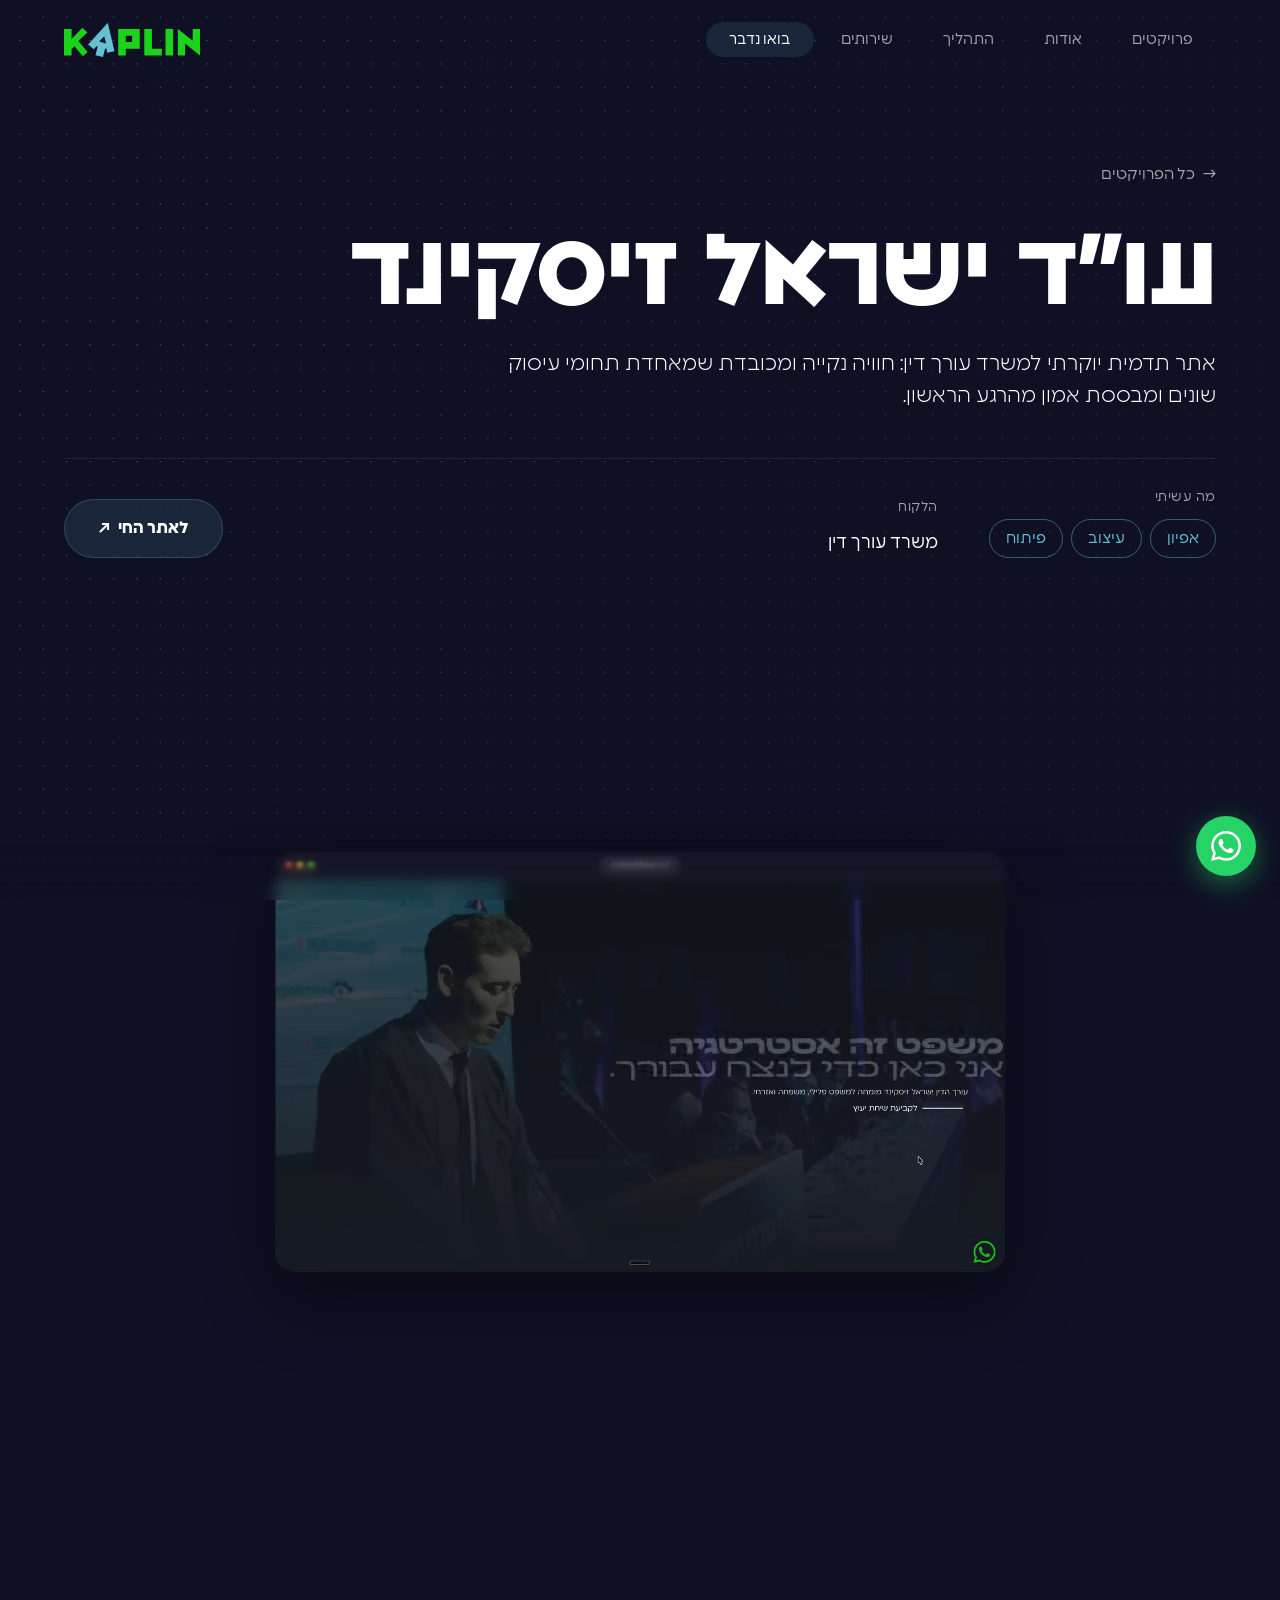
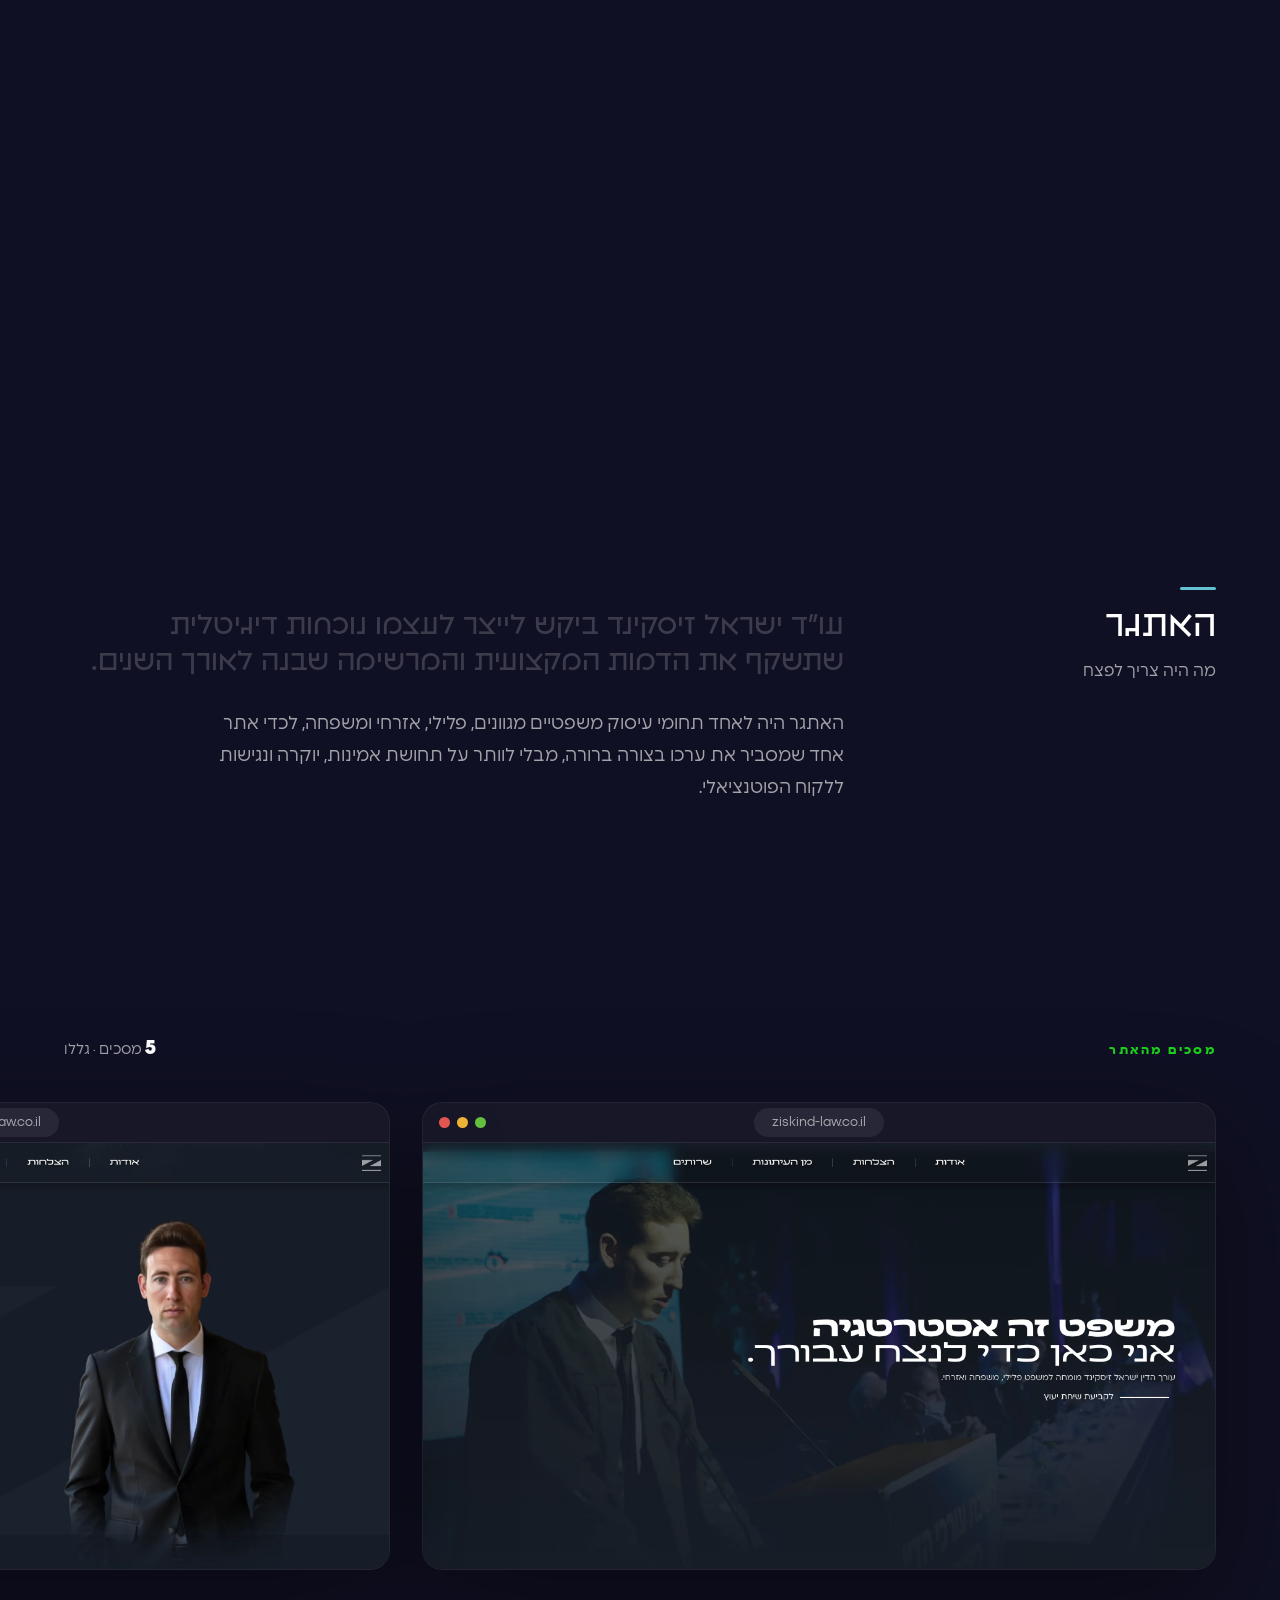
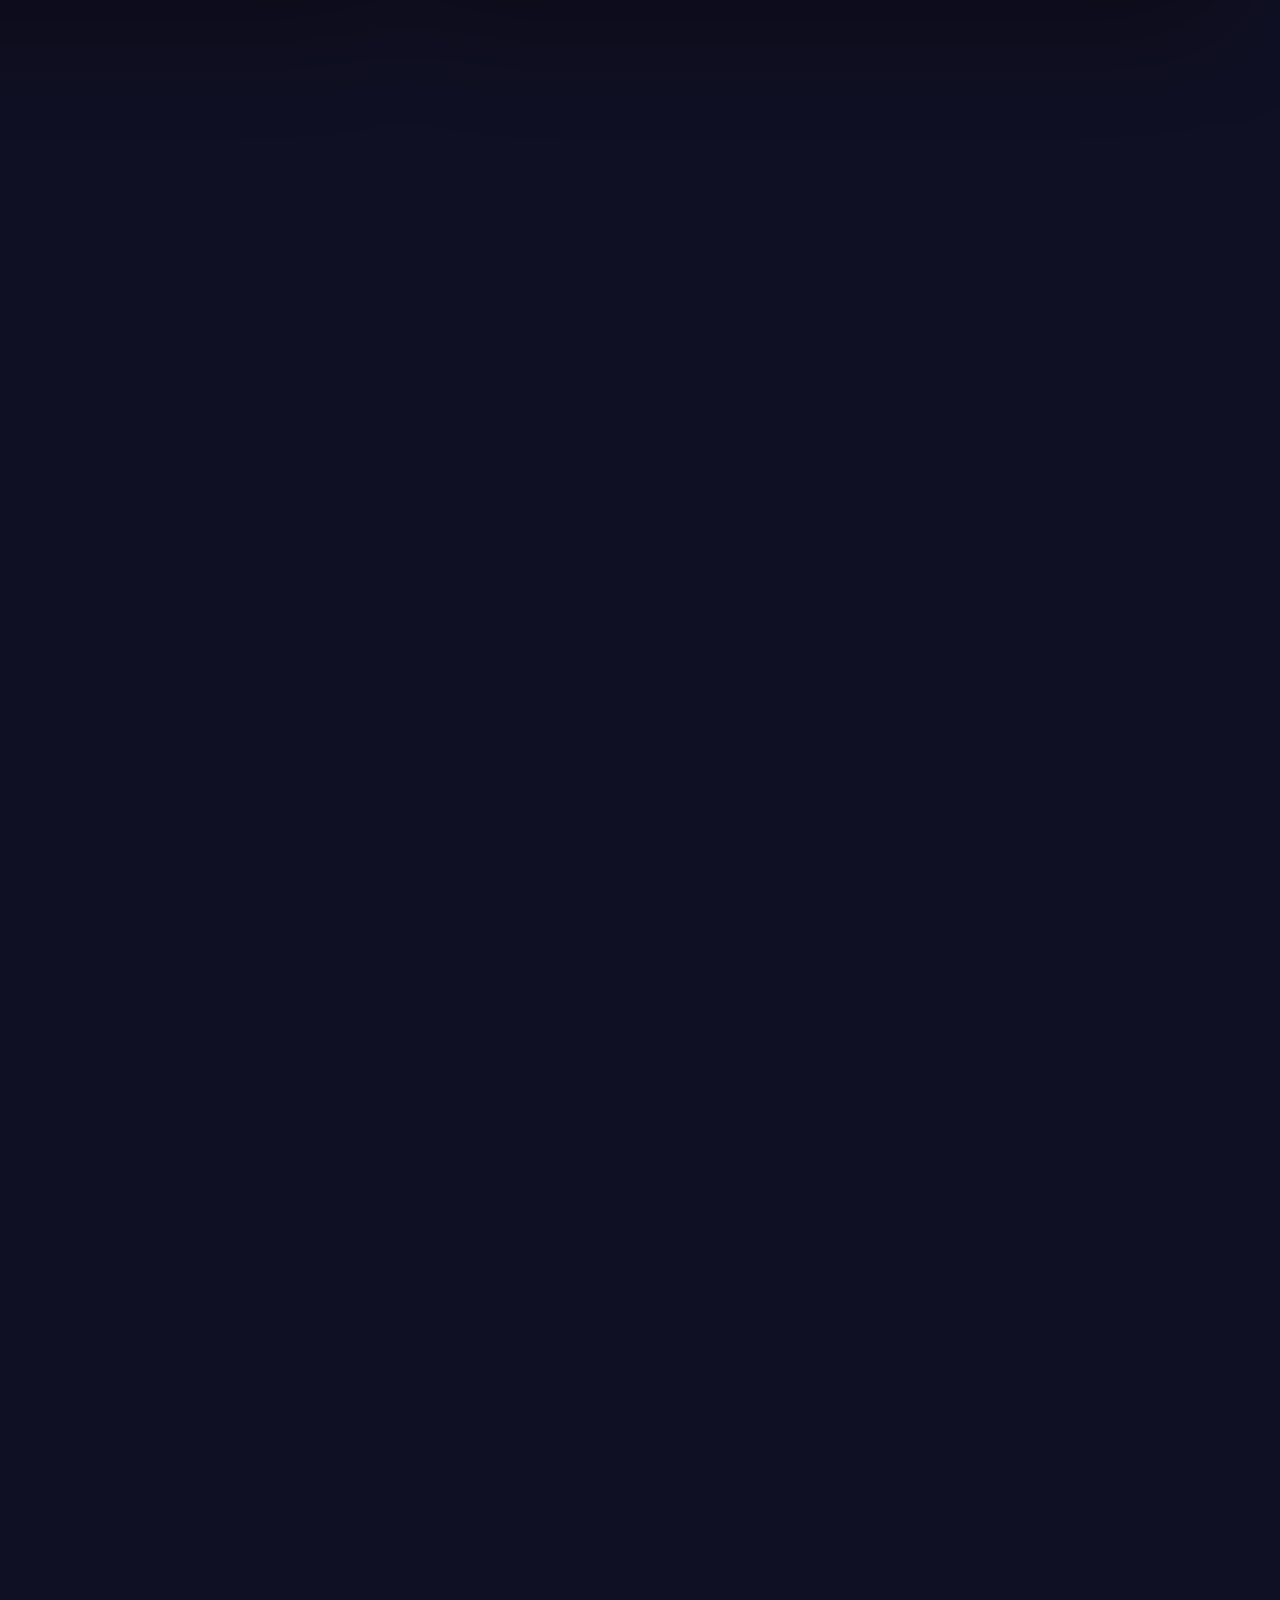
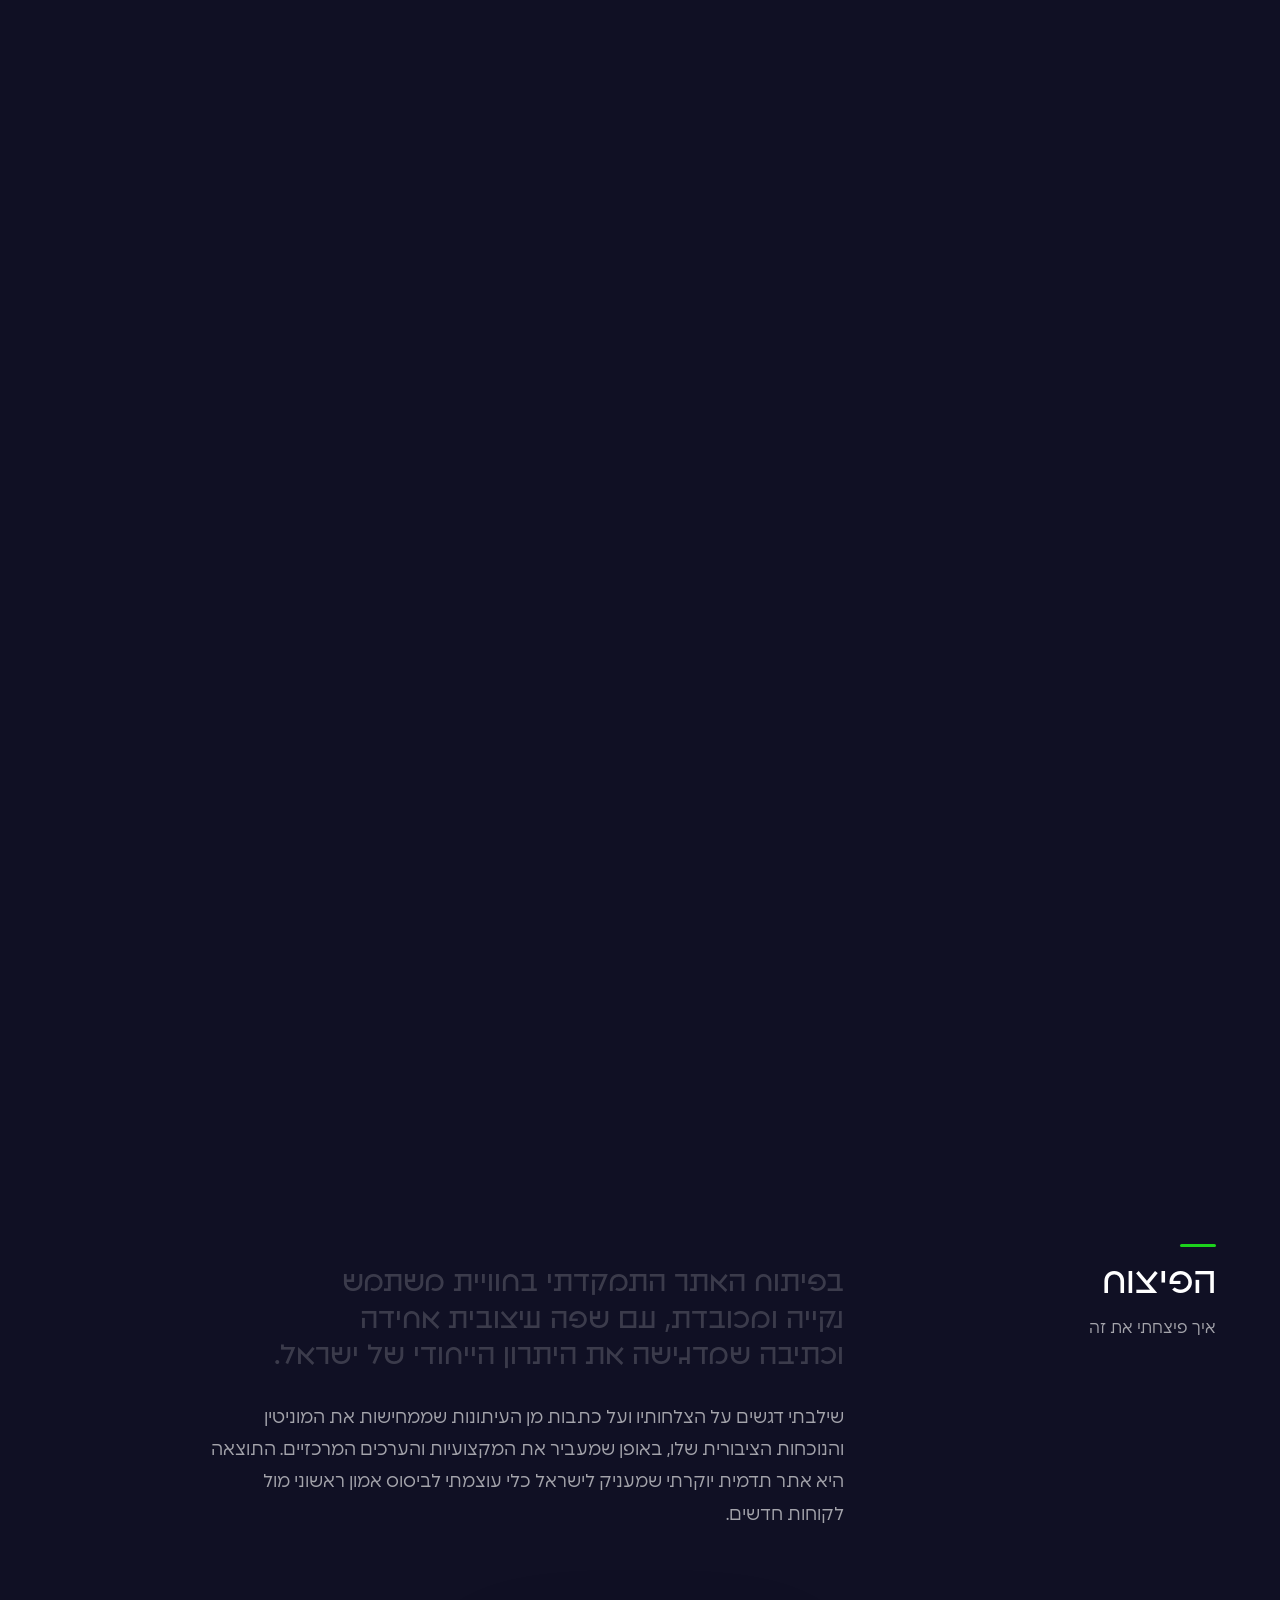
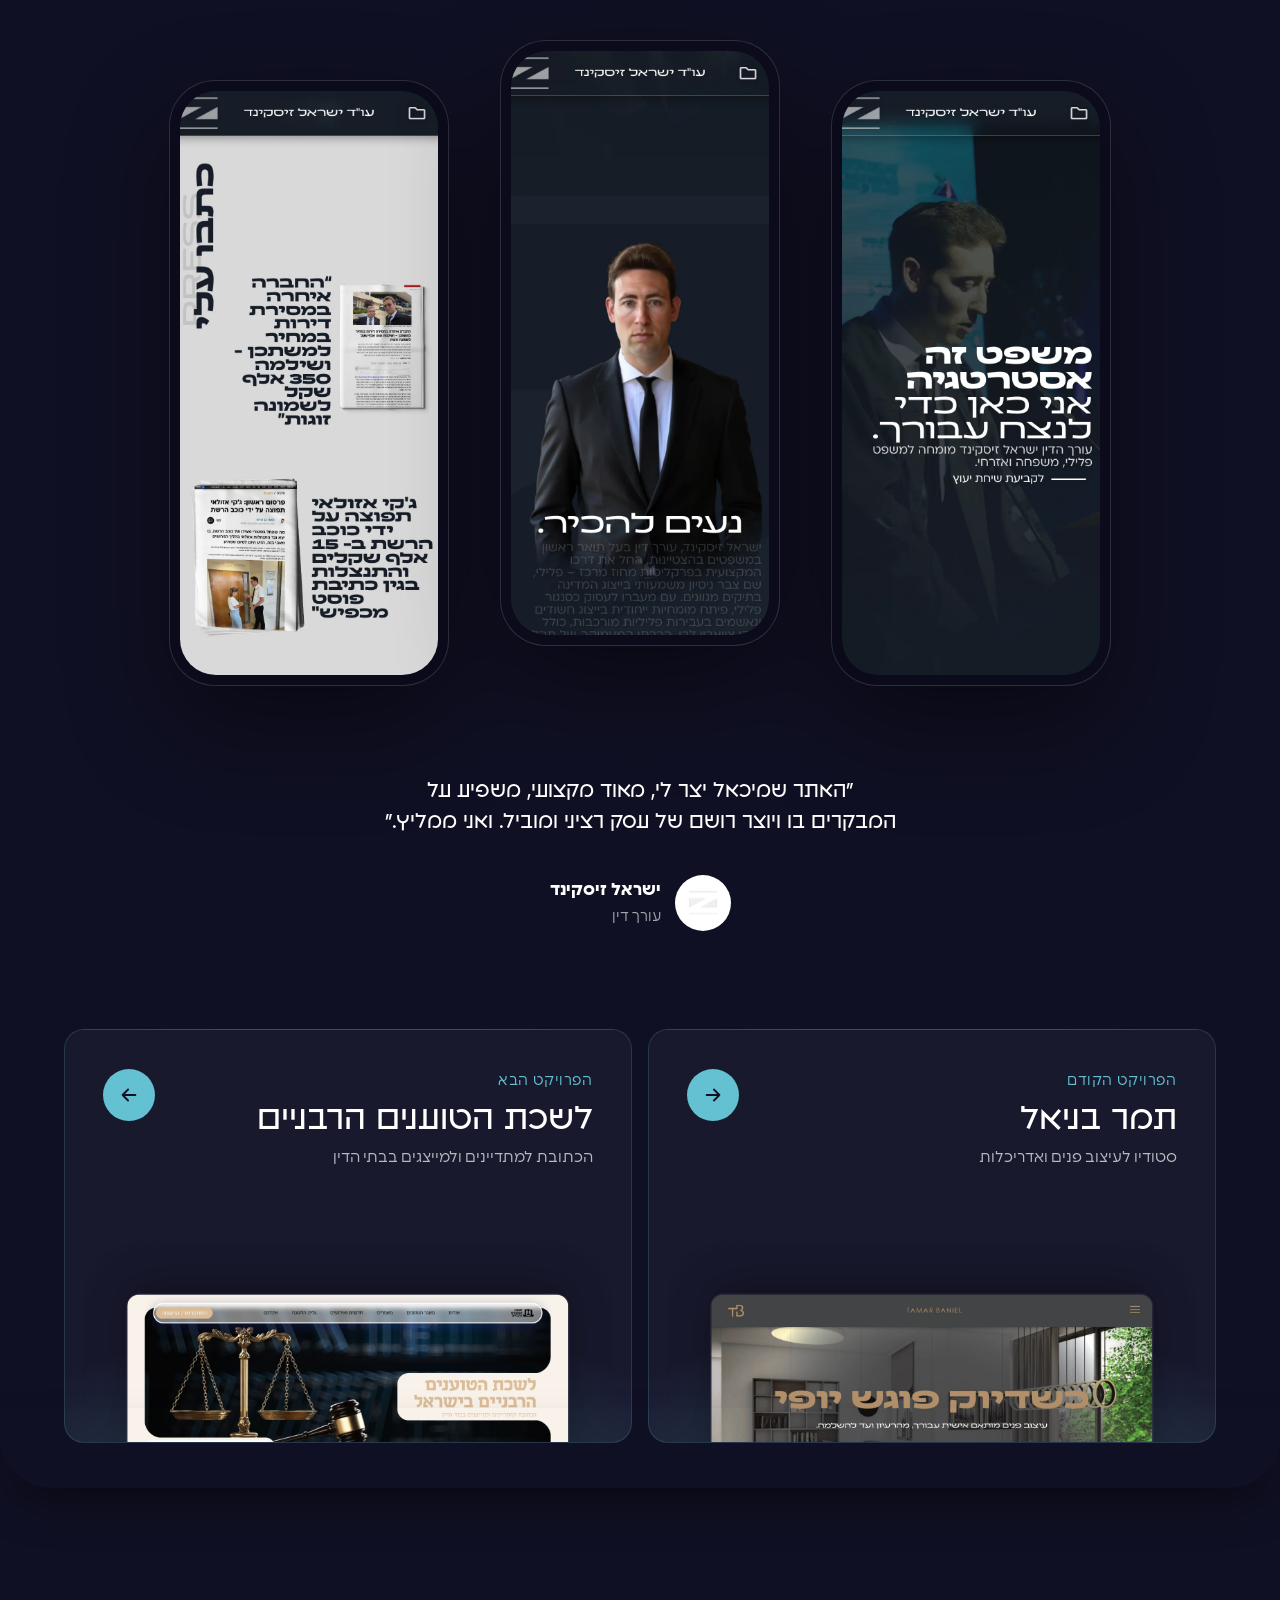
<file: projects/ziskind.html>
<!DOCTYPE html>
<html lang="he" dir="rtl">
<head>
  <base href="../" />
  <meta charset="UTF-8" />
  <meta name="viewport" content="width=device-width, initial-scale=1, viewport-fit=cover, interactive-widget=resizes-content" />
  <meta name="theme-color" content="#101024" />
  <meta name="color-scheme" content="dark" />
  <title>עו"ד ישראל זיסקינד | קייס סטדי | מיכאל קאפלין</title>
  <meta name="description" content="אתר תדמית יוקרתי למשרד עורך דין: חוויה נקייה ומכובדת שמאחדת תחומי עיסוק שונים ומבססת אמון מהרגע הראשון." />
  <link rel="icon" href="images/logo-icon.svg" type="image/svg+xml" />
  <link rel="preconnect" href="https://fonts.googleapis.com" />
  <link rel="preconnect" href="https://fonts.gstatic.com" crossorigin />
  <link href="https://fonts.googleapis.com/css2?family=Heebo:wght@300;400;500;600;700;800;900&display=swap" rel="stylesheet" />
  <link rel="preload" href="fonts/anomalia-bold-aaa.woff2" as="font" type="font/woff2" crossorigin />
  <script>if (/[?&]quotes\b/.test(location.search)) document.documentElement.classList.add("show-quotes"); if (/[?&]hero2\b/.test(location.search)) document.documentElement.classList.add("show-hero2");</script>
  <link rel="stylesheet" href="style.css?v=67" />
  <link rel="stylesheet" href="case.css?v=14" />
</head>
<body class="case-page">
  <!-- NAVBAR -->
  <nav class="navbar" id="navbar">
    <div class="nav-container">
      <ul class="nav-links">
        <li><a href="#portfolio">פרויקטים</a></li>
        <li><a href="#about">אודות</a></li>
        <li><a href="#services">התהליך</a></li>
        <li><a href="#craft">שירותים</a></li>
        <li><a href="projects/ziskind.html#contact" class="nav-cta">בואו נדבר</a></li>
      </ul>
      <button class="nav-toggle" id="navToggle" aria-label="תפריט">
        <span></span><span></span><span></span>
      </button>
      <a href="#hero" class="nav-logo" aria-label="מיכאל קאפלין">
        <img src="images/logo-full.svg" alt="מיכאל קאפלין" class="nav-logo-img" />
      </a>
    </div>
  </nav>

  <main class="page">
  <div id="dot-field-bg"></div>
  <div class="page-tone" aria-hidden="true"></div>

    <section class="case-hero section" id="hero">
      <div class="container">
        <a class="case-back" href="#portfolio"><span aria-hidden="true">→</span> כל הפרויקטים</a>
        <h1 class="section-title case-title">עו"ד ישראל זיסקינד</h1>
        <p class="case-lead">אתר תדמית יוקרתי למשרד עורך דין: חוויה נקייה ומכובדת שמאחדת תחומי עיסוק שונים ומבססת אמון מהרגע הראשון.</p>
        <div class="case-meta"><div class="case-meta-item"><span>מה עשיתי</span><ul class="case-chips"><li class="case-chip">אפיון</li><li class="case-chip">עיצוב</li><li class="case-chip">פיתוח</li></ul></div><div class="case-meta-item"><span>הלקוח</span><b>משרד עורך דין</b></div><a class="btn btn-primary case-live" href="https://ziskind-law.co.il/" target="_blank" rel="noopener">לאתר החי <span aria-hidden="true">↗</span></a></div>
      </div>
    </section>

    <!-- the site playing; the window grows to full width as you scroll -->
    <section class="case-showcase">
      <div class="case-showcase-sticky">
        <div class="case-window case-window--hero">
          <div class="case-window-bar" aria-hidden="true"><i></i><i></i><i></i><span>ziskind-law.co.il</span></div>
          <video class="case-video" muted loop playsinline preload="metadata"
                 poster="images/portfolio/ziskind-poster.webp" data-autoplay>
            <source src="images/portfolio/ziskind.mp4" type="video/mp4" />
            <source src="images/portfolio/ziskind.webm" type="video/webm" />
          </video>
        </div>
      </div>
    </section>

    <section class="case-story section">
      <div class="container">
      <div class="case-block case-block--challenge">
        <div class="case-block-side">
          <span class="case-block-word">האתגר</span>
          <span class="case-block-q">מה היה צריך לפצח</span>
        </div>
        <div class="case-block-body">
          <p class="case-block-lead"><span class="cw">עו״ד</span> <span class="cw">ישראל</span> <span class="cw">זיסקינד</span> <span class="cw">ביקש</span> <span class="cw">לייצר</span> <span class="cw">לעצמו</span> <span class="cw">נוכחות</span> <span class="cw">דיגיטלית</span> <span class="cw">שתשקף</span> <span class="cw">את</span> <span class="cw">הדמות</span> <span class="cw">המקצועית</span> <span class="cw">והמרשימה</span> <span class="cw">שבנה</span> <span class="cw">לאורך</span> <span class="cw">השנים.</span></p><div class="case-block-text"><p>האתגר היה לאחד תחומי עיסוק משפטיים מגוונים, פלילי, אזרחי ומשפחה, לכדי אתר אחד שמסביר את ערכו בצורה ברורה, מבלי לוותר על תחושת אמינות, יוקרה ונגישות ללקוח הפוטנציאלי.</p></div>
        </div>
      </div>
      </div>
    </section>
    <section class="case-gallery" aria-label="מסכים מהאתר">
      <div class="case-gallery-sticky">
        <div class="container case-gallery-head">
          <p class="section-label">מסכים מהאתר</p>
          <p class="case-gallery-count"><b>5</b> מסכים · גללו</p>
        </div>
        <ul class="case-gallery-track"><li class="case-shot"><div class="case-window case-window--shot"><div class="case-window-bar" aria-hidden="true"><i></i><i></i><i></i><span>ziskind-law.co.il</span></div><img src="images/portfolio/screens/ziskind-1.webp" alt="מסך מתוך האתר של עו&quot;ד ישראל זיסקינד" width="1280" height="690" loading="lazy" decoding="async" /></div></li><li class="case-shot"><div class="case-window case-window--shot"><div class="case-window-bar" aria-hidden="true"><i></i><i></i><i></i><span>ziskind-law.co.il</span></div><img src="images/portfolio/screens/ziskind-2.webp" alt="מסך מתוך האתר של עו&quot;ד ישראל זיסקינד" width="1280" height="690" loading="lazy" decoding="async" /></div></li><li class="case-shot"><div class="case-window case-window--shot"><div class="case-window-bar" aria-hidden="true"><i></i><i></i><i></i><span>ziskind-law.co.il</span></div><img src="images/portfolio/screens/ziskind-3.webp" alt="מסך מתוך האתר של עו&quot;ד ישראל זיסקינד" width="1280" height="690" loading="lazy" decoding="async" /></div></li><li class="case-shot"><div class="case-window case-window--shot"><div class="case-window-bar" aria-hidden="true"><i></i><i></i><i></i><span>ziskind-law.co.il</span></div><img src="images/portfolio/screens/ziskind-4.webp" alt="מסך מתוך האתר של עו&quot;ד ישראל זיסקינד" width="1280" height="690" loading="lazy" decoding="async" /></div></li><li class="case-shot"><div class="case-window case-window--shot"><div class="case-window-bar" aria-hidden="true"><i></i><i></i><i></i><span>ziskind-law.co.il</span></div><img src="images/portfolio/screens/ziskind-5.webp" alt="מסך מתוך האתר של עו&quot;ד ישראל זיסקינד" width="1280" height="690" loading="lazy" decoding="async" /></div></li></ul>
      </div>
    </section>
    <section class="case-story section">
      <div class="container">
      <div class="case-block case-block--solution">
        <div class="case-block-side">
          <span class="case-block-word">הפיצוח</span>
          <span class="case-block-q">איך פיצחתי את זה</span>
        </div>
        <div class="case-block-body">
          <p class="case-block-lead"><span class="cw">בפיתוח</span> <span class="cw">האתר</span> <span class="cw">התמקדתי</span> <span class="cw">בחוויית</span> <span class="cw">משתמש</span> <span class="cw">נקייה</span> <span class="cw">ומכובדת,</span> <span class="cw">עם</span> <span class="cw">שפה</span> <span class="cw">עיצובית</span> <span class="cw">אחידה</span> <span class="cw">וכתיבה</span> <span class="cw">שמדגישה</span> <span class="cw">את</span> <span class="cw">היתרון</span> <span class="cw">הייחודי</span> <span class="cw">של</span> <span class="cw">ישראל.</span></p><div class="case-block-text"><p>שילבתי דגשים על הצלחותיו ועל כתבות מן העיתונות שממחישות את המוניטין והנוכחות הציבורית שלו, באופן שמעביר את המקצועיות והערכים המרכזיים. התוצאה היא אתר תדמית יוקרתי שמעניק לישראל כלי עוצמתי לביסוס אמון ראשוני מול לקוחות חדשים.</p></div>
        </div>
      </div>
      </div>
    </section>
    <section class="case-mobile section">
      <div class="container">
        <p class="section-label">במובייל</p>
        <ul class="case-phones"><li class="case-phone"><img src="images/portfolio/mobile/ziskind-1.webp" alt="" width="390" height="844" loading="lazy" decoding="async" /></li><li class="case-phone"><img src="images/portfolio/mobile/ziskind-2.webp" alt="" width="390" height="844" loading="lazy" decoding="async" /></li><li class="case-phone"><img src="images/portfolio/mobile/ziskind-3.webp" alt="" width="390" height="844" loading="lazy" decoding="async" /></li></ul>
      </div>
    </section>
    <section class="case-quote section tone-light">
      <div class="container">
        <figure>
          <blockquote>״האתר שמיכאל יצר לי, מאוד מקצועי, משפיע על המבקרים בו ויוצר רושם של עסק רציני ומוביל. ואני ממליץ.״</blockquote>
          <figcaption>
            <img src="images/testimonials/israel-ziskind.webp" alt="" width="56" height="56" loading="lazy" />
            <span><b>ישראל זיסקינד</b><small>עורך דין</small></span>
          </figcaption>
        </figure>
      </div>
    </section>

    <nav class="case-pager section" aria-label="פרויקטים נוספים">
      <div class="container case-pager-grid">
        <a class="case-pn case-pn--prev" href="projects/tamar-baniel.html"><span class="case-pn-text"><span class="case-pn-label">הפרויקט הקודם</span><span class="case-pn-name">תמר בניאל</span><span class="case-pn-field">סטודיו לעיצוב פנים ואדריכלות</span></span><span class="case-pn-go" aria-hidden="true"><svg viewBox="0 0 24 24" width="22" height="22" fill="none" stroke="currentColor" stroke-width="2" stroke-linecap="round" stroke-linejoin="round"><path d="M5 12h14m-6-6 6 6-6 6"/></svg></span><span class="case-pn-shot" aria-hidden="true"><img src="images/portfolio/screens/tamar-baniel-1.webp" alt="" loading="lazy" decoding="async" /></span></a>
        <a class="case-pn case-pn--next" href="projects/lishkatoanim.html"><span class="case-pn-text"><span class="case-pn-label">הפרויקט הבא</span><span class="case-pn-name">לשכת הטוענים הרבניים</span><span class="case-pn-field">הכתובת למתדיינים ולמייצגים בבתי הדין</span></span><span class="case-pn-go" aria-hidden="true"><svg viewBox="0 0 24 24" width="22" height="22" fill="none" stroke="currentColor" stroke-width="2" stroke-linecap="round" stroke-linejoin="round"><path d="M19 12H5m6-6-6 6 6 6"/></svg></span><span class="case-pn-shot" aria-hidden="true"><img src="images/portfolio/screens/lishkatoanim-1.webp" alt="" loading="lazy" decoding="async" /></span></a>
      </div>
    </nav>

    <div id="contact" class="page-end"></div>
  </main>
  <!-- soft shadow under the page's rounded bottom edge, cast on the footer -->
  <div class="page-lip" aria-hidden="true"></div>

  <!-- SITE END — the footer the page reveals as it scrolls away (sticky
       behind <main>): full-screen wave, Michael's logo huge in one color
       blended into it, and the contact form + footer bar on top. -->
  <footer class="site-end">
    <!-- the wave in motion: a seamless 6s loop rendered from Michael's wave
         image (blur baked into the frames); plays only while on screen -->
    <video class="site-end-waves" muted loop playsinline preload="none"
           poster="images/webp/footer-waves-poster.webp" aria-hidden="true">
      <source src="images/video/footer-waves.webm" type="video/webm" />
      <source src="images/video/footer-waves.mp4" type="video/mp4" />
    </video>
    <div class="site-end-logo" aria-hidden="true"></div>
    <!-- CONTACT -->
    <section class="contact section" aria-label="צור קשר">
      <div class="container">
        <div class="contact-wrapper">
          <div class="contact-info">
            <p class="section-label">בואו נדבר</p>
            <h2 class="section-title">בואו ניתן לעסק שלך<br />את הרושם שמגיע לו.</h2>
            <p class="contact-intro">
              השאירו פרטים ואחזור אליכם לשיחת היכרות קצרה. את כל השאר, מהאסטרטגיה ועד הפיקסל האחרון, אני לוקח על עצמי.
            </p>
            <ul class="contact-social" aria-label="דרכי קשר ורשתות חברתיות">
              <li><a href="mailto:michael@mkaplin.com" aria-label="אימייל: michael@mkaplin.com">
                <svg viewBox="0 0 24 24" aria-hidden="true"><rect x="3.5" y="5.5" width="17" height="13" rx="2.5"/><path d="m4.5 7 7.5 6 7.5-6"/></svg>
              </a></li>
              <li><a href="https://www.instagram.com/mikikaplin/" target="_blank" rel="noopener" aria-label="Instagram">
                <svg viewBox="0 0 24 24" aria-hidden="true"><rect x="3.5" y="3.5" width="17" height="17" rx="5"/><circle cx="12" cy="12" r="4"/><circle cx="17.2" cy="6.8" r="1" class="fill"/></svg>
              </a></li>
              <li><a href="#" target="_blank" rel="noopener" aria-label="LinkedIn" data-todo="linkedin-url">
                <svg viewBox="0 0 24 24" aria-hidden="true"><rect x="3.5" y="3.5" width="17" height="17" rx="3"/><path d="M8 10.5v6M8 7.6v.1M11.5 16.5v-3.4a2.4 2.4 0 0 1 4.8 0v3.4M11.5 10.5v6"/></svg>
              </a></li>
              <li><a href="https://www.facebook.com/people/Michael-Kaplin/100056610235508/" target="_blank" rel="noopener" aria-label="Facebook">
                <svg viewBox="0 0 24 24" aria-hidden="true"><path d="M13.5 20.5v-7h2.6l.4-3h-3V8.6c0-.9.3-1.5 1.6-1.5h1.5V4.4a20 20 0 0 0-2.3-.1c-2.3 0-3.8 1.4-3.8 3.9v2.3H8v3h2.5v7"/></svg>
              </a></li>
            </ul>
          </div>

          <form class="contact-form" id="contactForm" novalidate>
            <div class="form-group">
              <label for="name" class="sr-only">שם מלא</label>
              <input type="text" id="name" name="name" placeholder="שם מלא" autocomplete="name" enterkeyhint="next" required />
            </div>
            <div class="form-group">
              <label for="email" class="sr-only">אימייל</label>
              <input type="email" id="email" name="email" placeholder="אימייל" autocomplete="email" autocapitalize="none" autocorrect="off" spellcheck="false" enterkeyhint="next" required />
            </div>
            <div class="form-group form-group--wide">
              <label for="phone" class="sr-only">טלפון (אופציונלי)</label>
              <input type="tel" id="phone" name="phone" placeholder="טלפון (אופציונלי)" inputmode="tel" autocomplete="tel" enterkeyhint="next" />
            </div>
            <div class="form-group form-group--wide">
              <label for="message" class="sr-only">ספרו לי על הפרויקט</label>
              <textarea id="message" name="message" rows="3" placeholder="ספרו לי על הפרויקט" required></textarea>
            </div>
            <button type="submit" class="btn btn-primary">שליחת הודעה</button>
          </form>
        </div>
      </div>
    </section>


    <div class="footer">
      <div class="container">
        <div class="footer-inner">
          <img src="images/logo-full.svg" alt="מיכאל קאפלין" class="footer-logo" />
          <p class="footer-copy">© 2026 כל הזכויות שמורות</p>
          <div class="footer-legal">
            <button type="button" class="footer-text-btn" data-doc="accessibility">הצהרת נגישות</button>
            <button type="button" class="footer-text-btn" data-doc="privacy">הצהרת פרטיות</button>
          </div>
        </div>
      </div>
    </div>
  </footer>


  <!-- MOBILE TAB BAR — fixed liquid-glass bar at the bottom (phones only);
       the drop behind the active item slides between sections -->
  <nav class="tabbar" id="tabbar" aria-label="ניווט">
    <span class="tabbar-drop" aria-hidden="true"></span>
    <a href="#portfolio">
      <svg viewBox="0 0 24 24" aria-hidden="true"><rect x="3.5" y="3.5" width="7" height="7" rx="1.8"/><rect x="13.5" y="3.5" width="7" height="7" rx="1.8"/><rect x="3.5" y="13.5" width="7" height="7" rx="1.8"/><rect x="13.5" y="13.5" width="7" height="7" rx="1.8"/></svg>
      <span>פרויקטים</span>
    </a>
    <a href="#about">
      <svg viewBox="0 0 24 24" aria-hidden="true"><circle cx="12" cy="8" r="3.6"/><path d="M4.5 20c1.3-3.6 4.1-5.4 7.5-5.4s6.2 1.8 7.5 5.4"/></svg>
      <span>אודות</span>
    </a>
    <a href="#services">
      <svg viewBox="0 0 24 24" aria-hidden="true"><circle cx="5" cy="12" r="2"/><circle cx="12" cy="12" r="2"/><circle cx="19" cy="12" r="2"/><path d="M7 12h3M14 12h3"/></svg>
      <span>התהליך</span>
    </a>
    <a href="#craft">
      <svg viewBox="0 0 24 24" aria-hidden="true"><path d="M12 3.5 20.5 8 12 12.5 3.5 8z"/><path d="m3.5 12 8.5 4.5 8.5-4.5"/><path d="m3.5 16 8.5 4.5 8.5-4.5"/></svg>
      <span>שירותים</span>
    </a>
    <a href="projects/ziskind.html#contact" class="tabbar-cta">
      <svg viewBox="0 0 24 24" aria-hidden="true"><path d="M20 11.5a7.8 7.8 0 0 1-11.3 7L4 20l1.4-4.3A7.8 7.8 0 1 1 20 11.5z"/></svg>
      <span>בואו נדבר</span>
    </a>
  </nav>

  <!-- EDGE BLUR (progressive glass blur along the bottom of the viewport) -->
  <div class="edge-blur" aria-hidden="true"><i></i><i></i><i></i><i></i></div>

  <!-- WHATSAPP FLOATING WIDGET -->
  <div class="wa-widget" id="waWidget">
    <div class="wa-panel" id="waPanel" role="dialog" aria-label="צ׳אט בוואטסאפ">
      <span class="wa-grabber" aria-hidden="true"></span>
      <div class="wa-header">
        <button class="wa-close" id="waClose" aria-label="סגור">&times;</button>
        <div class="wa-header-text">
          <span class="wa-name">מיכאל קאפלין</span>
          <span class="wa-status">מחובר/ת</span>
        </div>
        <span class="wa-avatar">
          <img src="images/miki-hero.png" alt="מיכאל קאפלין" />
        </span>
      </div>
      <div class="wa-body">
        <div class="wa-bubble">
          <span class="wa-bubble-name">מיכאל</span>
          <p class="wa-msg">היי, איך אני יכול לעזור?</p>
          <span class="wa-time">10:21</span>
        </div>
      </div>
      <a class="wa-cta" href="https://wa.me/972542030381" target="_blank" rel="noopener">
        <svg viewBox="0 0 24 24" fill="currentColor" width="20" height="20"><path d="M17.472 14.382c-.297-.149-1.758-.867-2.03-.967-.273-.099-.471-.148-.67.15-.197.297-.767.966-.94 1.164-.173.199-.347.223-.644.075-.297-.15-1.255-.463-2.39-1.475-.883-.788-1.48-1.761-1.653-2.059-.173-.297-.018-.458.13-.606.134-.133.298-.347.446-.52.149-.174.198-.298.298-.497.099-.198.05-.371-.025-.52-.075-.149-.669-1.612-.916-2.207-.242-.579-.487-.5-.669-.51l-.57-.01c-.198 0-.52.074-.792.372-.272.297-1.04 1.016-1.04 2.479 0 1.462 1.065 2.875 1.213 3.074.149.198 2.096 3.2 5.077 4.487.71.306 1.263.489 1.694.625.712.227 1.36.195 1.872.118.571-.085 1.758-.719 2.006-1.413.248-.694.248-1.289.173-1.413-.074-.124-.272-.198-.57-.347m-5.421 7.403h-.004a9.87 9.87 0 01-5.031-1.378l-.361-.214-3.741.982.998-3.648-.235-.374a9.86 9.86 0 01-1.51-5.26c.001-5.45 4.436-9.884 9.888-9.884 2.64 0 5.122 1.03 6.988 2.898a9.825 9.825 0 012.893 6.994c-.003 5.45-4.437 9.884-9.885 9.884m8.413-18.297A11.815 11.815 0 0012.05 0C5.495 0 .16 5.335.157 11.892c0 2.096.547 4.142 1.588 5.945L.057 24l6.305-1.654a11.882 11.882 0 005.683 1.448h.005c6.554 0 11.89-5.335 11.893-11.893a11.821 11.821 0 00-3.48-8.413z"/></svg>
        להמשיך בשיחה
      </a>
    </div>
    <button class="wa-launcher" id="waLauncher" aria-label="פתיחת צ׳אט בוואטסאפ">
      <svg viewBox="0 0 24 24" fill="currentColor" width="30" height="30"><path d="M17.472 14.382c-.297-.149-1.758-.867-2.03-.967-.273-.099-.471-.148-.67.15-.197.297-.767.966-.94 1.164-.173.199-.347.223-.644.075-.297-.15-1.255-.463-2.39-1.475-.883-.788-1.48-1.761-1.653-2.059-.173-.297-.018-.458.13-.606.134-.133.298-.347.446-.52.149-.174.198-.298.298-.497.099-.198.05-.371-.025-.52-.075-.149-.669-1.612-.916-2.207-.242-.579-.487-.5-.669-.51l-.57-.01c-.198 0-.52.074-.792.372-.272.297-1.04 1.016-1.04 2.479 0 1.462 1.065 2.875 1.213 3.074.149.198 2.096 3.2 5.077 4.487.71.306 1.263.489 1.694.625.712.227 1.36.195 1.872.118.571-.085 1.758-.719 2.006-1.413.248-.694.248-1.289.173-1.413-.074-.124-.272-.198-.57-.347m-5.421 7.403h-.004a9.87 9.87 0 01-5.031-1.378l-.361-.214-3.741.982.998-3.648-.235-.374a9.86 9.86 0 01-1.51-5.26c.001-5.45 4.436-9.884 9.888-9.884 2.64 0 5.122 1.03 6.988 2.898a9.825 9.825 0 012.893 6.994c-.003 5.45-4.437 9.884-9.885 9.884m8.413-18.297A11.815 11.815 0 0012.05 0C5.495 0 .16 5.335.157 11.892c0 2.096.547 4.142 1.588 5.945L.057 24l6.305-1.654a11.882 11.882 0 005.683 1.448h.005c6.554 0 11.89-5.335 11.893-11.893a11.821 11.821 0 00-3.48-8.413z"/></svg>
      <span class="wa-badge" aria-hidden="true">1</span>
    </button>
  </div>

  <script src="script.js?v=66"></script>
  <script src="case.js?v=14"></script>
</body>
</html>
</file>
<file: style.css>
/* ===========================
   FONTS
=========================== */
/* Self-hosted Polin (Hebrew): Light / Regular / Bold. Weight ranges map
   every weight the site uses onto the three files that exist, so 500 uses
   Regular and 800/900 use Bold instead of browser-synthesized faux bold. */
@font-face {
  font-family: 'Polin';
  src: url('fonts/Polin-Light.ttf') format('truetype');
  font-weight: 100 349;
  font-style: normal;
  font-display: swap;
}
@font-face {
  font-family: 'Polin';
  src: url('fonts/Polin-Regular.ttf') format('truetype');
  font-weight: 350 599;
  font-style: normal;
  font-display: swap;
}
@font-face {
  font-family: 'Polin';
  src: url('fonts/Polin-Bold.ttf') format('truetype');
  font-weight: 600 1000;
  font-style: normal;
  font-display: swap;
}
/* Anomalia (uploaded by Michael): every title and subtitle; running text stays Polin */
@font-face {
  font-family: 'Anomalia';
  src: url('fonts/anomalia-light-aaa.woff2') format('woff2');
  font-weight: 100 349;
  font-style: normal;
  font-display: swap;
}
@font-face {
  font-family: 'Anomalia';
  src: url('fonts/anomalia-regular-aaa.woff2') format('woff2');
  font-weight: 350 599;
  font-style: normal;
  font-display: swap;
}
@font-face {
  font-family: 'Anomalia';
  src: url('fonts/anomalia-bold-aaa.woff2') format('woff2');
  font-weight: 600 1000;
  font-style: normal;
  font-display: swap;
}

/* ===========================
   ROOT & RESET
=========================== */
*, *::before, *::after {
  box-sizing: border-box;
  margin: 0;
  padding: 0;
}

:root {
  --bg: #101024;
  --bg-2: #14162e;
  --bg-3: #1c1e3a;
  --border: rgba(255,255,255,0.08);
  --accent: #64C1D2;
  --accent-2: #1CD31C;
  --accent-glow: rgba(100,193,210,0.18);
  /* Michael's "חצי כחול" (half blue): the secondary navy #232338 at 50%.
     Use it whenever he asks for a semi-transparent blue surface. */
  --blue-2: #232338;
  --blue-half: rgba(35,35,56,0.5);
  --text: #ffffff;
  --text-muted: rgba(255,255,255,0.62);
  --radius: 12px;
  --radius-lg: 20px;
  --transition: 0.3s cubic-bezier(0.4, 0, 0.2, 1);
  --ease-fluid: cubic-bezier(0.32, 0.72, 0, 1); /* iOS sheet curve: fast start, long soft settle */
  --ease-out: cubic-bezier(0.23, 1, 0.32, 1);    /* strong ease-out: entrances and reveals */
  /* light theme: concrete grey page with brand-navy ink. Brand cyan/green
     are too light to be text on grey (1.8:1), so there they only mark
     (cyan underline) and accents read in navy; no off-brand colors. */
  --paper: #DCDEE2;
  --ink: #101024;
  --ink-muted: #4A4C60;
  --fg: #ffffff;                       /* page text that flips with the theme */
  --fg-dim: rgba(255,255,255,0.18);
  --danger: #ff6b6b;        /* form errors only */
  --font: 'Polin', 'Arial Hebrew', Arial, sans-serif;
  --font-display: 'Anomalia', 'Polin', 'Arial Hebrew', Arial, sans-serif;
  /* one size for every section title, one for every subtitle (Michael) */
  --title-size: clamp(2.6rem, 5vw, 4.75rem);
  --subtitle-size: clamp(1.6rem, 2.6vw, 2.5rem);
  --shadow: 0 8px 48px rgba(0,0,0,0.5);
  --glow: 0 0 80px rgba(100,193,210,0.12);
}

html {
  scroll-behavior: smooth;
  font-size: 16px;
}

body {
  font-family: var(--font);
  background: var(--bg);
  color: var(--text);
  line-height: 1.65;
  overflow-x: hidden;
  direction: rtl;
}

/* Global fixed dot-field background behind entire page */
#dot-field-bg {
  position: fixed;
  inset: 0;
  z-index: 0;
  pointer-events: none;
}

/* Keep page content above the fixed background */
.navbar,
main,
section,
.footer { position: relative; z-index: 1; }

a { color: inherit; text-decoration: none; }
img { max-width: 100%; display: block; }

/* ===========================
   UTILITIES
=========================== */
/* visually hidden, still read by screen readers (form labels) */
.sr-only {
  position: absolute !important;
  width: 1px;
  height: 1px;
  padding: 0;
  margin: -1px;
  overflow: hidden;
  clip-path: inset(50%);
  white-space: nowrap;
  border: 0;
}

.container {
  width: 100%;
  padding: 0 5vw;
  /* landscape iPhone: keep content clear of the notch (viewport-fit=cover) */
  padding-left: max(5vw, env(safe-area-inset-left, 0px));
  padding-right: max(5vw, env(safe-area-inset-right, 0px));
}

/* ---- native feel on touch (mobile-native skill) ----
   no gray tap flash (every control has its own press state), no font
   inflation in landscape, instant taps (no double-tap-zoom wait), and
   control labels that a long-press doesn't select. Content stays selectable. */
html {
  -webkit-tap-highlight-color: transparent;
  -webkit-text-size-adjust: 100%;
          text-size-adjust: 100%;
}

a, button, [role="button"], input, textarea, label { touch-action: manipulation; }

button, .btn, .nav-cta, .wa-launcher, .wa-cta, .process-steps button {
  -webkit-user-select: none;
          user-select: none;
  -webkit-touch-callout: none;
}

/* press feedback for touch (hover styles are mouse-only) */
.btn:active, .nav-cta:active { scale: 0.97; transition: scale 100ms ease-out; }

.section { padding: 5vh 0; }

/* never leave a single word alone on the last line: balanced headings,
   "pretty" paragraphs (falls back to normal wrapping where unsupported) */
h1, h2, h3, .section-title, .process-title, .hero-title, .work-name { text-wrap: balance; }

/* titles and subtitles in Anomalia; running text keeps Polin (--font) */
h1, h2, h3, .hero-title, .section-title, .process-title, .work-name,
.about-intro, .statement-text, .wave-track { font-family: var(--font-display); }
p, blockquote, li, summary, .work-desc, .faq-sub { text-wrap: pretty; }

.section-header {
  text-align: center;
  margin-bottom: 72px;
}

.section-label {
  display: inline-block;
  font-size: 0.78rem;
  font-weight: 700;
  letter-spacing: 0.18em;
  text-transform: uppercase;
  color: var(--accent-2);
  margin-bottom: 6px;
}

/* editorial opening (projects, process, craft): label, oversized title and
   sub stacked on the right. Michael: the label sits right on the title, the
   sub follows at about double that gap (Anomalia has tall built-in leading,
   so the title's line box is tightened instead of adding margins) */
.section-header--edit { text-align: right; }

.section-header--edit .section-label { display: block; margin-bottom: 2px; }

.section-header--edit .section-title {
  margin: 0;
  font-size: var(--title-size);
  line-height: 0.98;
  letter-spacing: -0.025em;   /* display size: tighter tracking */
}

.section-header--edit .section-sub {
  margin: 26px 0 0;
  max-width: 52ch;
  text-align: right;
}

.section-title {
  font-size: var(--title-size);
  font-weight: 900;
  line-height: 1.2;
  letter-spacing: -0.01em;
  color: var(--fg);
  margin-bottom: 20px;
}

.section-sub {
  font-size: 1.05rem;
  color: var(--text-muted);
  max-width: 520px;
  margin: 0 auto;
  line-height: 1.8;
}

/* ===========================
   BUTTONS  (animated gradient border)
=========================== */
@property --btn-angle {
  syntax: '<angle>';
  initial-value: 0deg;
  inherits: false;
}

@keyframes btnBorderSpin {
  to { --btn-angle: 360deg; }
}

.btn {
  position: relative;
  display: inline-flex;
  align-items: center;
  justify-content: center;
  gap: 8px;
  padding: 15px 34px;
  border-radius: 999px;
  font-family: var(--font);
  font-size: 1rem;
  font-weight: 700;
  cursor: pointer;
  color: #fff;
  /* glass surface */
  background: rgba(255,255,255,0.05);
  -webkit-backdrop-filter: blur(12px);
  backdrop-filter: blur(12px);
  border: 1px solid rgba(255,255,255,0.14);
  transition: transform var(--transition), box-shadow var(--transition), background var(--transition), border-color var(--transition);
  white-space: nowrap;
  isolation: isolate;
}

/* cyan halo ring — hidden at rest, animates only on hover */
.btn::before {
  content: '';
  position: absolute;
  inset: 0;
  border-radius: inherit;
  padding: 1.6px;
  background: conic-gradient(
    from var(--btn-angle),
    transparent 0deg,
    var(--accent) 60deg,
    rgba(100,193,210,0.9) 100deg,
    transparent 170deg,
    transparent 360deg
  );
  -webkit-mask: linear-gradient(#000 0 0) content-box, linear-gradient(#000 0 0);
          mask: linear-gradient(#000 0 0) content-box, linear-gradient(#000 0 0);
  -webkit-mask-composite: xor;
          mask-composite: exclude;
  opacity: 0;
  transition: opacity 0.35s ease;
  animation: btnBorderSpin 2.4s linear infinite;
  animation-play-state: paused;
  z-index: -1;
}

@media (hover: hover) and (pointer: fine) {
  .btn:hover {
    transform: translateY(-2px);
    border-color: transparent;
    box-shadow: 0 0 34px rgba(100,193,210,0.4);
  }
}

@media (hover: hover) and (pointer: fine) {
  .btn:hover::before {
    opacity: 1;
    animation-play-state: running;
  }
}

/* press feedback — lands on pointer-down, not on release (Apple: respond instantly) */
.btn:active {
  transform: translateY(-1px) scale(0.97);
  transition-duration: 100ms;
}

.btn-primary {
  background: rgba(100,193,210,0.12);
}

.btn-ghost {
  background: rgba(255,255,255,0.04);
}

.btn-full { width: 100%; justify-content: center; }

/* ===========================
   NAVBAR
=========================== */
.navbar {
  position: fixed;
  top: 0; left: 0; right: 0;
  z-index: 100;
  padding: 12px 0;
}

/* Once scrolled, the bar condenses into a floating glass island (Apple-style
   material): content keeps scrolling visibly underneath instead of being
   cut off by an opaque strip.
   The layout is always the island's; the wide resting state at the top of
   the page is drawn with transforms only (logo + links pushed out to the
   page edges and down, logo scaled up), so the condense animates on the
   compositor with no layout work. script.js measures the wide layout
   (.nav-measure) against the island on load and resize and sets the
   --nav-logo-* / --nav-links-* offsets. */

/* scroll edge effect: a soft fade where content meets the floating chrome,
   instead of a hard divider */
.navbar::after {
  content: '';
  position: absolute;
  inset: 0 0 -28px;
  z-index: -1;
  background: linear-gradient(to bottom, rgba(16,16,36,0.9), rgba(16,16,36,0));
  opacity: 0;
  transition: opacity 0.4s ease;
  pointer-events: none;
}

.navbar.scrolled::after { opacity: 1; }

.nav-container {
  position: relative;
  isolation: isolate;
  width: 100%;
  max-width: min(1080px, calc(100% - 32px));
  margin: 0 auto;
  padding: 7px 7px 7px 22px;
  display: flex;
  align-items: center;
  justify-content: space-between;
}

.nav-logo,
.nav-links {
  transition: transform 0.6s var(--ease-fluid);
}

.navbar:not(.scrolled) .nav-logo {
  transform: translate(var(--nav-logo-dx, 0px), var(--nav-logo-dy, 10px)) scale(var(--nav-logo-s, 1.2143));
}

.navbar:not(.scrolled) .nav-links {
  transform: translate(var(--nav-links-dx, 0px), var(--nav-links-dy, 10px));
}

/* the wide resting layout, applied for one synchronous measurement only */
.navbar.nav-measure { padding: 22px 0; }
.navbar.nav-measure .nav-container { max-width: 100%; padding: 0 5vw; }
.navbar.nav-measure .nav-logo-img { height: 34px; }
.navbar.nav-measure .nav-logo,
.navbar.nav-measure .nav-links { transform: none !important; transition: none !important; }

/* The glass lives on a pseudo-element: backdrop-filter on an ancestor would
   turn it into the containing block of the fixed mobile menu and trap it. */
.nav-container::before {
  content: '';
  position: absolute;
  inset: 0;
  z-index: -1;
  border-radius: 999px;
  background: rgba(20,22,46,0.55);
  -webkit-backdrop-filter: blur(20px) saturate(180%);
  backdrop-filter: blur(20px) saturate(180%);
  border: 1px solid rgba(255,255,255,0.08);
  /* bright top edge = light catching the material; deep shadow = it floats */
  box-shadow: inset 0 1px 0 rgba(255,255,255,0.14), 0 14px 40px rgba(0,0,0,0.35);
  opacity: 0;
  transform: scale(0.94);
  transition: opacity 0.35s ease, transform 0.6s var(--ease-fluid);
  pointer-events: none;
}

.navbar.scrolled .nav-container::before {
  opacity: 1;
  transform: none;
}

.nav-logo {
  display: inline-flex;
  align-items: center;
  transform-origin: 0 0;
}

.nav-logo-img {
  height: 28px;
  width: auto;
}

.nav-links {
  position: relative;
  display: flex;
  list-style: none;
  gap: 4px;
  align-items: center;
}

.nav-links li { position: relative; z-index: 1; }

/* one shared hover bubble that glides between items (after Aceternity's
   navbar): springs to the hovered item's box, fades in place when the
   pointer leaves the menu ("NAVBAR — HOVER BUBBLE" in script.js) */
.nav-pill {
  position: absolute;
  top: 0;
  left: 0;
  z-index: 0;
  width: 0;
  border-radius: 999px;
  background: rgba(255,255,255,0.1);
  box-shadow: inset 0 1px 0 rgba(255,255,255,0.08);
  opacity: 0;
  pointer-events: none;
  transition: opacity 0.2s ease;
  will-change: transform, width;
}

.nav-pill.is-on { opacity: 1; }

.nav-links a {
  /* every nav item shares the CTA's pill shape and box, so the hover
     background lines up with "בואו נדבר" */
  padding: 9px 22px;
  border: 1px solid transparent;
  border-radius: 999px;
  font-size: 0.92rem;
  font-weight: 500;
  color: var(--text-muted);
  transition: var(--transition);
}

.nav-links a.is-active { color: #fff; }

@media (hover: hover) and (pointer: fine) {
  .nav-links a:not(.nav-cta):hover { color: #fff; }
}

.nav-links a:focus-visible {
  outline: 2px solid var(--accent);
  outline-offset: 3px;
}

.nav-cta {
  position: relative;
  display: inline-block; /* transforms (press scale) don't apply to inline boxes */
  line-height: 1.02; /* keeps the pill the same 35px height it had as an inline box */
  isolation: isolate;
  color: #fff !important;
  background: rgba(100,193,210,0.12) !important;
  -webkit-backdrop-filter: blur(12px);
  backdrop-filter: blur(12px);
  border: 1px solid rgba(255,255,255,0.14);
  border-radius: 999px !important;
  padding: 9px 22px !important;
  transition: transform var(--transition), box-shadow var(--transition), border-color var(--transition);
}

.nav-cta::before {
  content: '';
  position: absolute;
  inset: 0;
  border-radius: inherit;
  padding: 1.6px;
  background: conic-gradient(
    from var(--btn-angle),
    transparent 0deg,
    var(--accent) 60deg,
    rgba(100,193,210,0.9) 100deg,
    transparent 170deg,
    transparent 360deg
  );
  -webkit-mask: linear-gradient(#000 0 0) content-box, linear-gradient(#000 0 0);
          mask: linear-gradient(#000 0 0) content-box, linear-gradient(#000 0 0);
  -webkit-mask-composite: xor;
          mask-composite: exclude;
  opacity: 0;
  transition: opacity 0.35s ease;
  animation: btnBorderSpin 2.4s linear infinite;
  animation-play-state: paused;
  z-index: -1;
}

@media (hover: hover) and (pointer: fine) {
  .nav-cta:hover {
    border-color: transparent;
    box-shadow: 0 0 30px rgba(100,193,210,0.45);
  }
}

@media (hover: hover) and (pointer: fine) {
  .nav-cta:hover::before {
    opacity: 1;
    animation-play-state: running;
  }
}

.nav-cta:active {
  transform: scale(0.96);
  transition-duration: 100ms;
}

.nav-toggle {
  display: none;
  flex-direction: column;
  gap: 5px;
  background: none;
  border: none;
  cursor: pointer;
  padding: 4px;
}

.nav-toggle span {
  display: block;
  width: 24px;
  height: 2px;
  background: var(--text);
  border-radius: 2px;
  transition: transform 0.45s var(--ease-fluid), opacity 0.2s ease;
}

/* hamburger → close: the way out sits exactly where the way in was */
.nav-toggle.active span:nth-child(1) { transform: translateY(7px) rotate(45deg); }
.nav-toggle.active span:nth-child(2) { opacity: 0; }
.nav-toggle.active span:nth-child(3) { transform: translateY(-7px) rotate(-45deg); }

/* ===========================
   COLOR ZONES — PAGE THEME
=========================== */
/* The whole page changes color: while a .tone-light section holds the
   middle of the screen, script.js sets html.theme-light and the fixed
   .page-tone layer fades the concrete grey in over the dot field (0.6s);
   page text flips to navy at the same time, so the tail of the previous
   section stays readable mid-switch. Objects with their own surface (top
   bar, process windows, testimonial cards, buttons, WhatsApp) keep their
   colors: they re-pin the dark-theme variables below. */
.page-tone {
  position: fixed;
  inset: 0;
  z-index: 0;
  background: var(--paper);
  opacity: 0;
  pointer-events: none;
  transition: opacity 0.6s ease;
}

html.theme-light .page-tone { opacity: 1; }

html.theme-light {
  --text: var(--ink);
  --text-muted: var(--ink-muted);
  --border: rgba(16,16,36,0.13);
  --fg: var(--ink);
  --fg-dim: rgba(16,16,36,0.16);
}

/* dark surfaces keep light text in either theme */
.navbar, .pwin, .work-stand, .wa-widget, .btn {
  --text: #ffffff;
  --text-muted: rgba(255,255,255,0.62);
  --border: rgba(255,255,255,0.08);
  --fg: #ffffff;
}

/* color crossfades with the page */
.section-title, .hero-title, .statement-text, .process-body, .process-title,
.section-label, .section-sub, .text-accent, .about-intro, .about-lead, .about-body,
.stat-num, .stat-sign, .stat-label, .work-name, .work-desc, .work-meta, .faq-sub,
.contact-intro, .magnet-hint {
  transition: color 0.6s ease, background-color 0.6s ease, border-color 0.6s ease;
}

.about, .portfolio { transition: background-color 0.6s ease; }
html.theme-light .about,
html.theme-light .portfolio { background-color: transparent; }

/* brand-only accents on grey: plain brand navy (no marker; Michael removed it) */
html.theme-light .text-accent,
html.theme-light .hero-highlight,
html.theme-light .hero-name { color: var(--ink); }

html.theme-light .section-label,
html.theme-light .process-title,
html.theme-light .stat-num { color: var(--ink); }
html.theme-light .stat-sign { color: var(--ink-muted); }
html.theme-light .faq-sub a { color: var(--ink); text-decoration-color: var(--accent); text-decoration-thickness: 2px; }
html.theme-light .work-row { border-bottom-color: rgba(16,16,36,0.2); }
html.theme-light .work-name { color: rgba(16,16,36,0.45); }

/* chrome over grey: solid glass top bar with a grey edge fade; tab bar
   labels in ink */
.navbar .nav-container::before { transition: opacity 0.35s ease, transform 0.6s var(--ease-fluid), background-color 0.6s ease; }
html.theme-light .navbar .nav-container::before { background-color: rgba(16,16,36,0.88); }
html.theme-light .navbar::after {
  background: linear-gradient(to bottom, rgba(220,222,226,0.92), rgba(220,222,226,0));
}

/* ===========================
   HERO
=========================== */
.hero {
  position: relative;
  min-height: 100vh;
  min-height: 100svh;
  display: flex;
  align-items: flex-end;
  overflow: hidden;
}

.hero-bg {
  position: absolute;
  inset: 0;
  pointer-events: none;
}

.hero-glow {
  position: absolute;
  top: 10%;
  right: 10%;
  width: 700px;
  height: 700px;
  background: radial-gradient(circle, rgba(100,193,210,0.1) 0%, transparent 60%);
  border-radius: 50%;
}

.hero-content {
  position: relative;
  width: 100%;
  padding-top: 100px;
  padding-bottom: 0;
}

.hero-inner {
  display: grid;
  grid-template-columns: 1fr auto;
  gap: 48px;
  align-items: end;
  /* the hero container already pads 100px for the navbar */
  min-height: calc(100vh - 100px);
  min-height: calc(100svh - 100px);
}

.hero-text {
  /* the copy sits in the vertical middle of the screen (Michael); the
     photo keeps standing on the bottom edge */
  align-self: center;
}

.hero-eyebrow {
  font-size: 0.82rem;
  font-weight: 700;
  letter-spacing: 0.2em;
  text-transform: uppercase;
  color: var(--accent-2);
  margin-bottom: 24px;
  opacity: 0;
  animation: fadeUp 0.7s ease forwards 0.2s;
}

/* "הרושם הראשון." always reads as one line (Michael) */
.hero-highlight { white-space: nowrap; }

.hero-title {
  font-size: clamp(3.4rem, 9vh, 7.5rem);
  font-weight: 900;
  line-height: 1;
  letter-spacing: -0.02em;
  margin-bottom: 24px;
  opacity: 0;
  animation: fadeUp 0.7s ease forwards 0.4s;
  color: var(--fg);
}

.hero-highlight { color: var(--accent-2); }

.hero-name { color: #fff; }

.hero-desc {
  font-size: 1.1rem;
  color: var(--text-muted);
  max-width: 440px;
  line-height: 1.55;
  margin-bottom: 36px;
  text-wrap: balance;
  opacity: 0;
  animation: fadeUp 0.7s ease forwards 0.6s;
}

.hero-actions {
  display: flex;
  gap: 16px;
  flex-wrap: wrap;
  opacity: 0;
  animation: fadeUp 0.7s ease forwards 0.8s;
}

/* Hero image */
.hero-image-wrap {
  position: relative;
  flex-shrink: 0;
  display: flex;
  align-items: flex-end;
  justify-content: center;
  margin-right: -3vw;
  opacity: 0;
  animation: fadeUp 0.7s ease forwards 0.5s;
}

.hero-image-wrap { perspective: 1100px; }

.hero-photo {
  position: relative;
  max-width: 100%;
  will-change: transform;
}

.hero-photo-img {
  height: auto;
  width: auto;
  max-height: calc((100vh - 140px) * 0.9);
  max-height: calc((100svh - 140px) * 0.9);
  max-width: 100%;
  object-fit: contain;
  display: block;
}

/* Live portrait: an AI loop of the same photo (breathing, blinks) laid
   exactly over it. The clip is 3:4 with the photo bottom-aligned, so it
   sits on the photo's bottom edge and runs a little above it; the photo's
   own cutout (alpha) masks it. Fades in once it plays. */
.hero-live {
  position: absolute;
  left: 0;
  bottom: 0;
  width: 100%;
  height: auto;
  aspect-ratio: 3 / 4;
  display: block;
  pointer-events: none;
  opacity: 0;
  transition: opacity 0.8s var(--ease-out);
  -webkit-mask: url("images/webp/hero-live-mask.webp") center / 100% 100% no-repeat;
          mask: url("images/webp/hero-live-mask.webp") center / 100% 100% no-repeat;
}
.hero-live.is-live { opacity: 1; }

/* HERO SHOWCASE (preview only: ?hero2). A small floating screen beside
   Michael's shoulder that cycles through the projects; five story-style bars
   under it show it is a carousel and which one is on. */
.hero-showcase { display: none; }
html.show-hero2 .hero-showcase {
  display: block;
  position: absolute;
  left: -10%;
  bottom: 12%;
  width: min(300px, 21vw);
  z-index: 3;
  transform: perspective(900px) rotateY(16deg) rotateZ(-2deg);
  animation: hsFloat 7s ease-in-out infinite;
}
@keyframes hsFloat { 50% { translate: 0 -8px; } }

.hs-screen {
  position: relative;
  aspect-ratio: 1280 / 690;
  border-radius: 6px;
  overflow: hidden;
  background: var(--bg-3);
  box-shadow: 0 0 0 1px rgba(255,255,255,0.14), 0 30px 60px -24px rgba(0,0,0,0.85);
}
.hs-shot {
  position: absolute; inset: 0; width: 100%; height: 100%; object-fit: cover;
  opacity: 0; transition: opacity .7s var(--ease-out);
}
.hs-shot.is-on { opacity: 1; }
.hs-screen::after { content: ''; position: absolute; inset: 0; background: linear-gradient(120deg, rgba(255,255,255,0.12), transparent 40%); pointer-events: none; }

.hs-meta { display: flex; align-items: center; justify-content: space-between; gap: 10px; margin-top: 10px; direction: rtl; }
.hs-name { font-size: 0.78rem; font-weight: 600; color: var(--fg); white-space: nowrap; }
.hs-bars { display: flex; gap: 4px; direction: rtl; }
.hs-bars i { position: relative; width: 18px; height: 3px; border-radius: 3px; background: rgba(255,255,255,0.2); overflow: hidden; }
.hs-bars i::after { content: ''; position: absolute; inset: 0; background: var(--accent-2); transform: scaleX(0); transform-origin: 100% 50%; }
.hs-bars i.done::after { transform: scaleX(1); }
.hs-bars i.on::after { animation: hsBar var(--hs-ms, 3600ms) linear forwards; }
@keyframes hsBar { to { transform: scaleX(1); } }

/* phones: show Michael under the copy (the photo is otherwise hidden there)
   with the screen overlapping beside him */
@media (max-width: 900px) {
  html.show-hero2 .hero-image-wrap { display: block; position: relative; justify-self: center; margin-top: 28px; }
  html.show-hero2 .hero-photo-img { max-height: 46svh; margin: 0 auto; }
  html.show-hero2 .hero-showcase { left: -12%; bottom: 10%; width: min(210px, 52vw); }
}
@media (prefers-reduced-motion: reduce) { html.show-hero2 .hero-showcase { animation: none; } }

.hero-scroll {
  position: absolute;
  bottom: 20px;
  left: 50%;
  transform: translateX(-50%);
  opacity: 0;
  animation: fadeUp 0.7s ease forwards 1.2s;
}

.hero-scroll span {
  display: block;
  width: 1px;
  height: 52px;
  background: linear-gradient(to bottom, var(--accent), transparent);
  animation: scrollPulse 2s ease-in-out infinite;
}

/* ===========================
   STATEMENT
=========================== */
.statement {
  background: transparent;
  min-height: 100vh;
  min-height: 100svh;
  display: flex;
  align-items: center;
  padding: 10vh 0;
}

.statement-text {
  font-family: var(--font-display);
  font-weight: 500;
  font-size: clamp(1.6rem, 3.4vw, 2.8rem);
  line-height: 1.6;
  text-align: center;
  color: var(--fg);
  max-width: 1000px;
  margin: 0 auto;
}

/* scroll-reveal words */
.statement-text .sw {
  color: var(--fg-dim);
  transition: color 0.35s ease;
}

.statement-text .sw.on {
  color: var(--fg);
}

.statement-text strong {
  font-weight: 700;
  color: rgba(100,193,210,0.35);
  transition: color 0.35s ease;
}

.statement-text strong.on {
  color: var(--accent);
}

.statement-avatar {
  display: inline-block;
  width: 1.3em;
  height: 1.3em;
  object-fit: contain;
  vertical-align: middle;
  margin: 0 8px;
  position: relative;
  top: -0.08em;
}

/* ===========================
   WAVE MARQUEE
=========================== */
/* Static by default (no JS / reduced motion): the phrase just wraps,
   centered. script.js adds .wave--on to pin it and drive the
   scroll-linked horizontal travel + per-letter wave. */
.wave {
  padding: 12vh 0;
  overflow: hidden;
  -webkit-mask-image: linear-gradient(180deg, #000 80%, transparent 100%);
          mask-image: linear-gradient(180deg, #000 80%, transparent 100%);
  /* light "break" band before contact */
  background: var(--bg);       /* brand navy band */
}

.wave-track {
  display: flex;
  flex-wrap: wrap;
  justify-content: center;
  align-items: center;
  gap: 0.28em;
  padding: 0 24px;
  font-size: clamp(3.6rem, 11vw, 10rem);
  font-weight: 900;
  line-height: 1;
  letter-spacing: -0.01em;
  color: #ffffff;                /* white on the navy band */
}

.wave-word { white-space: nowrap; }

.wave-char {
  display: inline-block;
  will-change: transform;
}

.wave-tile {
  display: inline-flex;
  align-items: center;
  justify-content: center;
  flex-shrink: 0;
  width: 0.92em;
  height: 0.92em;
  border-radius: 0.16em;
  overflow: hidden;
  background: var(--accent-2);
  box-shadow: 0 10px 30px rgba(16,16,36,0.18);
  will-change: transform;
}

.wave-tile--cyan {
  background: var(--accent);
  box-shadow: 0 10px 30px rgba(16,16,36,0.18);
}

.wave-tile svg {
  width: 52%;
  height: 52%;
  fill: var(--bg);
}

/* screenshot tiles: rounded crops of beautiful areas from client sites
   (frames of the portfolio recordings), each cycling through three with a
   soft cross-fade and a slow push-in */
.wave-tile--shots {
  position: relative;
  width: 1.5em;
  height: 0.94em;              /* the shots' own 1.6 ratio: nothing is cropped */
  border-radius: 0.06em;
  background: var(--bg-3);
  box-shadow: 0 0 0 2px rgba(255,255,255,0.08), 0 18px 40px rgba(0,0,0,0.35);
}

.wave-tile--shots img {
  position: absolute;
  inset: 0;
  width: 100%;
  height: 100%;
  object-fit: cover;
}

.wave-tile--shots img + img { opacity: 0; }

/* a quick, rhythmic wipe from project to project (no zoom: the sites stay
   whole). Each shot wipes in over the last in 0.3s, holds, and is the top
   layer while it is new (z-index steps down once the next one is in) */
@media (prefers-reduced-motion: no-preference) {
  .wave-tile--shots img,
  .wave-tile--shots img + img {
    opacity: 1;
    animation: waveShot 3.6s cubic-bezier(0.7, 0, 0.2, 1) infinite;
    animation-delay: var(--d, 0s);
  }
  .wave-tile--shots img:nth-child(2) { animation-delay: calc(var(--d, 0s) + 1.2s); }
  .wave-tile--shots img:nth-child(3) { animation-delay: calc(var(--d, 0s) + 2.4s); }
}

@keyframes waveShot {
  0% { clip-path: inset(0 0 0 100%); z-index: 3; }
  9% { clip-path: inset(0 0 0 0); }
  33% { z-index: 3; }
  34%, 100% { clip-path: inset(0 0 0 0); z-index: 1; }
}

.wave-tile--photo img {
  width: 100%;
  height: 100%;
  object-fit: cover;
  object-position: 50% 8%;
}

.wave.wave--on {
  padding: 0;
  overflow: visible;
  background: transparent;
}

/* the pinned screen is solid brand navy, edge to edge (no opening circle) */
.wave--on .wave-sticky {
  position: sticky;
  top: 0;
  height: 100vh;
  overflow: hidden;
  background: var(--bg);
  /* the bottom dissolves into the page, so leaving the band never draws a
     straight edge across the grey testimonials (Michael) */
  -webkit-mask-image: linear-gradient(180deg, #000 72%, transparent 100%);
          mask-image: linear-gradient(180deg, #000 72%, transparent 100%);
}

.wave--on .wave-track {
  position: absolute;
  top: 50%;
  left: 0;
  flex-wrap: nowrap;
  padding: 0;
  margin-top: -0.5em;
  will-change: transform;
}

/* ===========================
   ABOUT
=========================== */
.about {
  background: rgba(20,22,46,0.38);
  /* full screen: photo + story, then the numbers band along the bottom */
  min-height: 100vh;
  min-height: 100svh;
  display: flex;
  flex-direction: column;
  justify-content: center;
  padding: 96px 0 56px;
}

.about-grid {
  display: grid;
  grid-template-columns: auto 1fr;
  gap: 80px;
  align-items: center;
}

.about-image-frame {
  position: relative;
  width: clamp(300px, 28vw, 420px);
  flex-shrink: 0;
}

.about-photo {
  width: 100%;
  aspect-ratio: 4 / 5;
  height: auto;
  object-fit: cover;
  object-position: 50% 0%;
  /* the cut-out stands straight on the page: no panel, frame or shadow
     (Michael asked to drop the background); the PNG's own bottom fade
     blends it into the section */
}


.about-text-col .section-label { margin-bottom: 12px; }
.about-text-col .section-title {
  text-align: right;
  margin-bottom: 24px;
}

.about-intro {
  font-size: var(--subtitle-size);
  font-weight: 300;
  line-height: 1.45;
  color: var(--text);
  margin-bottom: 20px;
}

.about-lead {
  font-size: 1.1rem;
  color: var(--text);
  font-weight: 500;
  line-height: 1.75;
  margin-bottom: 16px;
}

.about-body {
  font-size: 1rem;
  color: var(--text-muted);
  line-height: 1.85;
  margin-bottom: 40px;
}

/* numbers as a design element: a full-width band of oversized thin
   numerals (Polin Light, like the process titles) split by hairlines;
   label on top, the +/% sign smaller in the second brand color. */
.about-stats {
  display: grid;
  grid-template-columns: repeat(3, 1fr);
  margin: clamp(48px, 8vh, 88px) 0 0;
  border-top: 1px solid var(--border);
}

.stat {
  display: flex;
  flex-direction: column;
  justify-content: space-between;   /* numbers share one line even when a label wraps */
  gap: 6px;
  padding: 28px 32px 0;
  border-inline-start: 1px solid var(--border);
}

.stat:first-child { border-inline-start: 0; padding-inline-start: 0; }

.stat-label {
  font-size: 0.9rem;
  color: var(--text-muted);
  font-weight: 500;
  letter-spacing: 0.02em;
}

.stat-num {
  margin: 0;
  font-family: var(--font-display);
  display: flex;
  align-items: flex-start;
  justify-content: flex-end;   /* dir=ltr: hug the right edge like the label */
  gap: 0.04em;
  font-size: clamp(4rem, 9vw, 8.5rem);
  font-weight: 300;
  line-height: 0.95;
  letter-spacing: -0.03em;     /* large display numerals: tight tracking */
  color: var(--accent);
  font-variant-numeric: tabular-nums;  /* no jitter while counting */
}

.stat-sign {
  font-size: 0.45em;
  line-height: 1.3;
  color: var(--accent-2);
}

/* ===========================
   PROCESS
=========================== */
.process-rows {
  display: flex;
  flex-direction: column;
  gap: 6vh;
}

.process-row {
  display: grid;
  /* Figma: 484px text column, ~60px gutter, 560px window */
  grid-template-columns: minmax(0, 484fr) minmax(0, 560fr);
  align-items: center;
  gap: 60px;
  min-height: min(720px, 80vh);
  padding: 48px 0;
}

.process-text {
  display: flex;
  flex-direction: column;
  align-items: flex-start;
  text-align: right;
}

.process-num {
  font-family: var(--font-display);
  font-weight: 300;
  font-size: 1.75rem;
  letter-spacing: 0.04em;
  color: #6a6d6f;
  margin-bottom: 0;
}

.process-title {
  font-family: var(--font-display);
  /* Polin Light, larger — thin display weight per Michael */
  font-weight: 300;
  font-size: var(--subtitle-size);
  letter-spacing: 0.01em;
  color: var(--accent);
  line-height: 1.12;
  margin-bottom: 14px;
}

.process-body {
  font-family: var(--font);
  font-weight: 400;
  font-size: clamp(1.25rem, 1.55vw, 1.5rem);
  letter-spacing: 0.02em;
  color: var(--fg);
  line-height: 1.45;
  max-width: 560px;
}

/* Stacked steps (script.js "PROCESS — STACKED DECK" adds .is-stacked):
   all four rows overlap in one sticky stage. On the right the glass
   windows rise one over the other; on the left the texts cross-fade in
   the same spot. Four thin lines underneath fill as you go and mark the
   current step. ~1.6 screens of scroll instead of ~3.4. Without JS /
   reduced motion / too-short screens: the plain list above. */
.process-rows.is-stacked { display: block; }

.process-stage {
  position: sticky;
  top: 0;
  height: 100vh;
  height: 100svh;
  display: flex;
  flex-direction: column;
  justify-content: center;
  padding: 84px 0 calc(8vh + 16px);
}

/* desktop: the section title rides in the pinned stage, right above the
   steps (no screen-high gap between title and visual) */
.process-stage > .section-header { margin-bottom: clamp(24px, 4vh, 48px); }

.process-stage-layers {
  display: grid;
  width: 100%;
}

.is-stacked .process-row {
  grid-area: 1 / 1;
  min-height: 0;
  padding: 0;
  pointer-events: none;
}

.is-stacked .process-row.is-front { pointer-events: auto; }

.is-stacked .process-text {
  min-height: var(--deck-text-h, auto);
  justify-content: center;
  padding-bottom: 46px;    /* room for the step lines under the text */
}

.is-stacked .process-text,
.is-stacked .pwin-frame {
  will-change: transform, opacity;
  transition: none !important;
}

/* step lines: one per step, under the text, numbered right → left
   (1 at the right edge, 4 leftmost); each fills from its right end.
   .process-steps-holder copies the row grid so the lines sit in the text
   column, at the bottom of the text block. */
.process-steps-holder {
  grid-area: 1 / 1;
  direction: ltr;            /* same as .process-row: text column on the left */
  display: grid;
  grid-template-columns: minmax(0, 484fr) minmax(0, 560fr);
  gap: 60px;
  align-items: center;
  pointer-events: none;
  z-index: 10;
}

.process-steps-col {
  height: var(--deck-text-h, auto);
  display: flex;
  align-items: flex-end;
  justify-content: flex-end; /* right edge, where the RTL text starts */
}

.process-steps {
  display: flex;
  gap: 10px;
  direction: rtl;
  pointer-events: auto;
}

.process-steps button {
  position: relative;
  width: clamp(40px, 5vw, 64px);
  height: 18px;              /* hit area; the line itself is 2px */
  padding: 0;
  border: 0;
  background: transparent;
  cursor: pointer;
}

.process-steps button::before,
.process-steps button i {
  content: '';
  position: absolute;
  left: 0;
  right: 0;
  top: 8px;
  height: 2px;
  border-radius: 2px;
}

.process-steps button::before { background: rgba(255,255,255,0.15); }

.process-steps button i {
  background: rgba(255,255,255,0.55);
  transform: scaleX(var(--fill, 0));
  transform-origin: 100% 50%;
  transition: background 0.3s ease;
}

.process-steps button.is-active i { background: var(--accent); }

/* phones: tighter text so text + window fit one screen */
@media (max-width: 900px) {
  .process-stage { padding-top: 76px; }
  .is-stacked .process-row { gap: 18px; }
  .process-steps-holder { grid-template-columns: 1fr; align-items: start; }
  .process-steps-col { justify-content: center; }
  .is-stacked .process-num { font-size: 1.2rem; }
  .is-stacked .process-title { font-size: var(--subtitle-size); margin-bottom: 8px; }
  .is-stacked .process-body { font-size: 1rem; line-height: 1.5; }
}

/* ---------------------------------------------------------------
   Glass app window (Figma "Frame 62", 560 × 328.58).
   Every value inside .pwin is the design's own px; script.js sets
   `zoom` on .pwin so it fills .pwin-frame at any column width.
---------------------------------------------------------------- */
.pwin-frame {
  position: relative;
  width: 100%;
  aspect-ratio: 560 / 328.58;
}

.pwin {
  --glass-edge: inset -0.343px 0.343px 0.343px 0 rgba(255,255,255,0.35);
  position: absolute;
  top: 0;
  left: 0;
  width: 560px;
  height: 328.58px;
  border-radius: 13.734px;
  overflow: hidden;
  -webkit-backdrop-filter: blur(33.648px);
  backdrop-filter: blur(33.648px);
  filter: drop-shadow(0 8.24px 17.167px rgba(0,0,0,0.25));
  text-align: left;
}

.pwin-waves {
  position: absolute;
  left: -31px;
  top: 11.65px;
  width: 622.765px;
  height: 305.395px;
  max-width: none;
  object-fit: cover;
  filter: blur(13.719px);
  pointer-events: none;
}

.pwin-main,
.pwin-side {
  position: absolute;
  top: 0;
  height: 328.58px;
  background: rgba(255,255,255,0.1);
  box-shadow: var(--glass-edge);
}

.pwin-main { left: 139.74px; width: 428.5px; }
.pwin-side { left: 0; width: 139.74px; }

.pwin-title {
  position: absolute;
  left: 15.79px;
  top: 22.66px;
  margin: 0;
  font-family: var(--font);
  font-weight: 700;
  font-size: 12.361px;
  letter-spacing: 0.3708px;
  line-height: normal;
  color: #fff;
  white-space: nowrap;
}

.pwin-lights {
  position: absolute;
  left: 9.27px;
  top: 6.87px;
  display: flex;
  gap: 5.494px;
}

.pwin-lights i {
  width: 5.152px;
  height: 5.152px;
  border-radius: 50%;
  box-shadow: var(--glass-edge);
}

.pwin-lights i:nth-child(1) { background: #e15750; }
.pwin-lights i:nth-child(2) { background: #edb335; }
.pwin-lights i:nth-child(3) { background: #64bf3f; }

.pwin-menu {
  position: absolute;
  right: 8.24px;
  top: 8.24px;
  width: 20.601px;
  height: 20.601px;
  display: grid;
  place-items: center;
}

.pwin-menu svg { width: 15.107px; height: 15.107px; }

/* --- 02: Figma editor recreation (".fg"), Figma node 1266:31123 --- */
.fg {
  position: absolute;
  left: 16px;
  top: 47.65px;
  width: 556px;
  height: 364.705px;
  border-radius: 10.779px;
  overflow: hidden;
  background: #e5e5e5;
  font-family: 'Inter', var(--font);
  color: #333;
  font-size: 4.277px;
  letter-spacing: 0.0214px;
  line-height: 15.552px;
  box-shadow: var(--glass-edge);
}

.fg p, .fg ul { margin: 0; padding: 0; list-style: none; }
.fg svg { display: block; }

.fg-logo {
  position: absolute;
  left: 0;
  top: 0;
  width: 93.406px;
  height: 18.663px;
  background: #fff;
  display: flex;
  align-items: center;
  padding-left: 4.67px;
  gap: 1.9px;
}

.fg-logo-mark { width: 4.6px; height: 7px; }
.fg-chev { width: 3.11px; height: 2.722px; }

.fg-topbar {
  position: absolute;
  left: 462.83px;
  top: 0;
  width: 93.406px;
  height: 22.04px;
  background: #fff;
  border-bottom: 0.389px solid #e5e5e5;
  display: flex;
  align-items: center;
  justify-content: flex-end;
  gap: 4.198px;
  padding: 0 5.772px;
  z-index: 2;
}

.fg-avatar {
  width: 11.773px;
  height: 11.773px;
  border-radius: 50%;
  object-fit: cover;
  object-position: 50% 12%;
  margin-right: auto;
  background: #fff;
}

.fg-play { width: 18.663px; height: 18.663px; }

.fg-share {
  background: #18a0fb;
  color: #fff;
  border-radius: 6px;
  padding: 0.389px 4.277px;
  font-size: 4.28px;
  line-height: 11.664px;
}

.fg-left,
.fg-right {
  position: absolute;
  top: 18.66px;
  width: 93.315px;
  height: 346.042px;
  background: #fff;
}

.fg-left { left: 0; }
.fg-right { right: 0; top: 22.04px; height: 342.66px; }

.fg-tabs {
  display: flex;
  border-bottom: 0.389px solid #e5e5e5;
}

.fg-tabs > * { padding: 0 3.11px; font-weight: 500; }
.fg-tabs > :first-child { padding-left: 6.221px; color: #333; }
.fg-tabs > span { color: rgba(179,179,179,0.8); }

.fg-pages li,
.fg-layers,
.fg-layer {
  padding-left: 6.221px;
  font-weight: 500;
  text-align: left;
}

.fg-pages { border-bottom: 0.389px solid #e5e5e5; }
.fg-pages li { direction: rtl; text-align: left; unicode-bidi: plaintext; }
.fg-layers { line-height: 11px; height: 11px; }

.fg-layer {
  display: flex;
  align-items: center;
  gap: 3.888px;
  width: 93px;
  border-bottom: 0.2px solid #d9d9d9;
}

.fg-layer svg { width: 5.679px; height: 5.679px; }

.fg-prop-title {
  padding-left: 6.221px;
  line-height: 12.442px;
  font-weight: 500;
}

.fg-prop-row {
  display: flex;
  align-items: center;
  gap: 3.888px;
  padding: 0 3.11px 0 6.221px;
  line-height: 12.442px;
  border-bottom: 0.389px solid #e5e5e5;
}

.fg-prop-row--muted { justify-content: space-between; color: rgba(179,179,179,0.8); font-weight: 500; line-height: 15.552px; }
.fg-swatch { width: 5.91px; height: 5.91px; border-radius: 1px; background: #1cd31c; outline: 0.37px solid rgba(0,0,0,0.1); }
.fg-pct { font-size: 4.06px; color: rgba(0,0,0,0.8); }
.fg-eye, .fg-plus { width: 12.442px; height: 12.442px; margin-left: auto; }

.fg-canvas {
  position: absolute;
  left: 133px;
  top: 83px;
  width: 200.59px;
  height: 109px;
  background: #fff;
}

.fg-card {
  position: absolute;
  left: 350px;
  width: 89px;
  padding: 6px;
  background: #fff;
}

.fg-palette { top: 53px; display: flex; flex-direction: column; gap: 5px; }
.fg-row { display: flex; gap: 2.344px; }
.fg-row i, .fg-drag-swatch {
  width: 6.914px;
  height: 6.914px;
  border-radius: 1.172px;
  background: var(--c);
  flex-shrink: 0;
}

.fg-type {
  top: 120px;
  display: flex;
  flex-direction: column;
  gap: 4px;
  color: #1c4731;
  font-family: var(--font);
  text-align: right;
  line-height: 1.1;
  letter-spacing: 0;
}

.fg-type-group { display: flex; flex-direction: column; gap: 2px; }
.fg-type-xl { font-size: 6.47px; }
.fg-type-md { font-size: 2.427px; }
.fg-type-sm { font-size: 1.62px; }
.fg-type-xs { font-size: 1.456px; }
.fg-type .w2 { font-weight: 200; }
.fg-type .w4 { font-weight: 400; }
.fg-type .w9 { font-weight: 900; }

.fg-toolbar {
  position: absolute;
  left: 244px;
  top: 253px;
  display: flex;
  border-radius: 4.417px;
  overflow: hidden;
  box-shadow: 0 0.6px 2px rgba(0,0,0,0.12);
}

.fg-tool {
  display: flex;
  align-items: center;
  height: 15.143px;
  background: #fff;
  padding-left: 1.6px;
}

.fg-tool svg { width: 6.31px; height: 6.31px; }
.fg-tool i { width: 5.679px; height: 15.143px; background: center / 2.5px 2.2px no-repeat
  url("data:image/svg+xml,%3Csvg xmlns='http://www.w3.org/2000/svg' viewBox='0 0 4 3'%3E%3Cpath d='M.4.8 2 2.3 3.6.8' fill='none' stroke='%23333' stroke-width='.5'/%3E%3C/svg%3E"); }
.fg-tool--plain { width: 12.619px; justify-content: center; padding: 0; }
.fg-tool--active svg { background: #0d99ff; border-radius: 1.2px; width: 7px; height: 7px; padding: .6px; box-sizing: border-box; }

/* animated cursor + dragged swatch (Figma motion, 2.81s, plays when the
   window scrolls into view — .is-playing toggled by script.js) */
.fg-cursor {
  position: absolute;
  left: 304.28px;
  top: 214px;
  translate: 28.187px 19.392px;
}

.fg-cursor svg { width: 6px; height: 6px; }

.fg-cursor span {
  position: absolute;
  left: 4px;
  top: 4px;
  height: 5px;
  padding: 0 1.4px;
  border-radius: 1px;
  background: #0d99ff;
  color: #fff;
  font-size: 3px;
  line-height: 5px;
  white-space: nowrap;
}

.fg-drag-swatch {
  position: absolute;
  left: 356.28px;
  top: 47px;
  background: #1cd31c;
  opacity: 0;
  translate: -0.164px 11.722px;
}

.pwin.is-playing .fg-cursor { animation: fgCursor 2.813s linear both; }
.pwin.is-playing .fg-drag-swatch {
  animation: fgSwatchFade 2.813s linear both, fgSwatchMove 2.813s linear both;
}

@keyframes fgCursor {
  0%      { translate: 28.187px 19.392px; }
  10.55%  { translate: 39.425px -78.233px; animation-timing-function: ease-in-out; }
  52.733% { translate: 53.265px -156.766px; }
  91.388% { translate: -60px -111px; animation-timing-function: ease-in-out; }
  100%    { translate: -32px -45px; }
}

@keyframes fgSwatchFade {
  0%      { opacity: 0; }
  52.144% { opacity: 0; animation-timing-function: cubic-bezier(0.5, 0, 0.5, 1); }
  68.033% { opacity: 1; }
  100%    { opacity: 1; }
}

@keyframes fgSwatchMove {
  0%, 52.733% { translate: -0.164px 11.722px; }
  91.388%, 100% { translate: -114.876px 56.143px; }
}

/* --- 01 / 03 / 04: Figma panels as exported layers ---
   Each panel is a Figma export of the node, cropped to the node's own box
   and placed at its design-px position inside .pwin; corner radii and
   shadows are the design's values, re-applied in CSS. */
.pw-layers > *,
.pw-meet-doc > *,
.pw-meet-line {
  position: absolute;
  display: block;
  max-width: none;
  margin: 0;
}

/* 01 — Google Meet (node 1266:30492) */
.pw-meet-tile {
  left: 398px;
  width: 144.4px;
  height: 81px;
  border-radius: 2.872px;
}
.pw-meet-tile--1 { top: 45px; }
.pw-meet-tile--2 { top: 133px; }

.pw-meet-doc {
  left: 16px;
  top: 45px;
  width: 364px;
  height: 303px;
  border-radius: 9.171px;
  overflow: hidden;
}
.pw-meet-doc > img { left: 0; top: 0; width: 364px; height: 283.667px; }

/* the three text blocks of the brief (frame 1266:30787), in doc coords */
.pw-meet-lines {
  left: 126px;
  top: 62px;
  width: 181px;
  height: 170.804px;
  background: #fff;
}
.pw-meet-line { left: 0; width: 181px; }
.pw-meet-line--1 { top: 0;       height: 43px; }
.pw-meet-line--2 { top: 51.992px;  height: 55px; }
.pw-meet-line--3 { top: 115.983px; height: 55px; }

.pw-meet-name {
  font-family: var(--font);
  font-weight: 400;
  font-size: 6.867px;
  letter-spacing: 0.206px;
  line-height: normal;
  color: #fff;
  white-space: nowrap;
}
.pw-meet-name--1 { left: 495px; top: 114px; }
.pw-meet-name--2 { left: 493px; top: 202px; }

.pw-meet-figjam {
  left: 229.333px;
  top: 229.913px;
  width: 312px;
  height: 99px;
  border-radius: 7.86px 7.86px 0 0;
  box-shadow:
    0 313.714px 87.429px rgba(15,15,37,0.01),
    0 200.571px 80.571px rgba(15,15,37,0.04),
    0 113.143px 67.714px rgba(15,15,37,0.15),
    0 50.571px 50.571px rgba(15,15,37,0.26),
    0 12.857px 27.429px rgba(15,15,37,0.29);
}

.pw-meet-callbar { left: 122px; top: 296px; width: 194px; height: 22px; }

/* Figma motion: 2s loop — block 1 blinks out, then each block fades in */
.pwin.is-playing .pw-meet-line--1 { animation: pwLine1 2s linear infinite; }
.pwin.is-playing .pw-meet-line--2 { animation: pwLine2 2s linear infinite; }
.pwin.is-playing .pw-meet-line--3 { animation: pwLine3 2s linear infinite; }

@keyframes pwLine1 {
  0%      { opacity: 1; animation-timing-function: cubic-bezier(0.5, 0, 0.5, 1); }
  0.317%  { opacity: 0; animation-timing-function: cubic-bezier(0.5, 0, 0.5, 1); }
  79.234%, 100% { opacity: 1; }
}
@keyframes pwLine2 {
  0%      { opacity: 0; }
  37.689% { opacity: 0; animation-timing-function: cubic-bezier(0.5, 0, 0.5, 1); }
  79.234%, 100% { opacity: 1; }
}
@keyframes pwLine3 {
  0%      { opacity: 0; }
  56.641% { opacity: 0; animation-timing-function: cubic-bezier(0.5, 0, 0.5, 1); }
  79.234%, 100% { opacity: 1; }
}

/* 03 — Website Building (node 1266:31265) */
.pw-build-site {
  left: 15px;
  top: 44.651px;
  width: 357px;
  height: 169px;
  border-radius: 5.718px;
}
.pw-build-app {
  left: 102px;
  top: 142.58px;
  width: 436px;
  height: 186px;
  border-radius: 6.983px 6.983px 0 0;
  box-shadow:
    0 366px 102px rgba(15,15,37,0.01),
    0 234px 94px rgba(15,15,37,0.04),
    0 132px 79px rgba(15,15,37,0.15),
    0 59px 59px rgba(15,15,37,0.26),
    0 15px 32px rgba(15,15,37,0.29);
}
.pw-build-ic { width: 24px; height: 24px; }
.pw-build-ic--figma   { left: 423.276px; top: 67.651px; }
.pw-build-ic--chatgpt { left: 391.276px; top: 79.651px; }
.pw-build-ic--framer  { left: 360.276px; top: 91.651px; }
.pw-build-ic--gemini  { left: 403.276px; top: 110.651px; }
.pw-build-ic--claude  { left: 349.276px; top: 119.651px; width: 46px; height: 46px; }

/* 04 — WebSite (node 1266:32965) */
.pwin--site .pwin-waves {
  left: -2.5px;
  top: 25.7px;
  width: 565.593px;
  height: 277.358px;
  filter: blur(12.46px);
}
.pw-site-wp {
  left: 14px;
  top: 52.651px;
  width: 371.333px;
  height: 276px;
  border-radius: 7.63px 7.63px 0 0;
}
.pw-site-stats {
  left: 279px;
  top: 227.651px;
  width: 219.667px;
  height: 86.667px;
  border-radius: 7.526px;
  box-shadow:
    0 306.054px 42.647px rgba(15,15,37,0.01),
    0 195.674px 39.302px rgba(15,15,37,0.04),
    0 110.38px 33.03px rgba(15,15,37,0.15),
    0 49.337px 24.668px rgba(15,15,37,0.26),
    0 12.543px 13.379px rgba(15,15,37,0.29);
}

/* ===========================
   CLIENTS
=========================== */
/* Three full-bleed rows of logos that move only with the scroll, sideways,
   alternating directions at slightly different speeds; each row eases after
   the scroll (script.js), so it feels gentle rather than mechanical. */
.clients { padding: 64px 0 88px; overflow: hidden; }

.clients-marquee {
  display: flex;
  flex-direction: column;
  gap: clamp(22px, 3vw, 40px);
  -webkit-mask: linear-gradient(90deg, transparent, #000 14%, #000 86%, transparent);
          mask: linear-gradient(90deg, transparent, #000 14%, #000 86%, transparent);
}

.cl-row { direction: ltr; overflow: hidden; }

.cl-track {
  display: flex;
  align-items: center;
  gap: clamp(48px, 6vw, 96px);
  width: max-content;
  margin: 0;
  padding: 0;
  list-style: none;
  will-change: transform;
}

.cl-track li { flex: 0 0 auto; }

.cl-track img {
  display: block;
  width: auto;
  height: auto;
  max-height: 64px;
  opacity: 0.6;
  filter: brightness(1.5);
  transition: opacity 0.4s ease, filter 0.6s ease;
}

html.theme-light .cl-track img { filter: brightness(0.4); opacity: 0.75; }

@media (max-width: 900px) {
  .cl-track img { max-height: 44px; }
}

/* reduced motion: no travel, the logos simply wrap and center */
@media (prefers-reduced-motion: reduce) {
  .cl-track { flex-wrap: wrap; justify-content: center; width: auto; padding: 0 5vw; }
  .cl-row + .cl-row { display: none; }
}

/* ===========================
   CRAFT — WHAT A SITE IS MADE OF
=========================== */
/* A brand board: one card per layer of the work, each showing the craft
   itself. Light zone; cards are solid navy while the page is dark and turn
   white with navy text on the grey page (like the testimonial cards). */
.craft-grid {
  list-style: none;
  margin: 0;
  padding: 0;
  display: grid;
  grid-template-columns: repeat(4, minmax(0, 1fr));
  gap: clamp(14px, 1.4vw, 20px);
}

.craft-card {
  display: flex;
  flex-direction: column;
  padding: clamp(20px, 2vw, 28px);
  border-radius: 24px;
  background: #15172f;
  transition: background-color 0.6s ease, box-shadow 0.6s ease;
}

.craft-card--wide { grid-column: span 2; }

html.theme-light .craft-card {
  background: #fff;
  box-shadow: 0 1px 0 rgba(16,16,36,0.04), 0 24px 48px -32px rgba(16,16,36,0.35);
}

.craft-visual {
  position: relative;
  height: 150px;
  margin-bottom: 22px;
  border-radius: 16px;
  overflow: hidden;
  background: rgba(255,255,255,0.04);
  display: grid;
  place-items: center;
  transition: background-color 0.6s ease;
}

html.theme-light .craft-visual { background: #F1F2F5; }

.craft-title {
  margin: 0 0 8px;
  font-size: clamp(1.35rem, 1.7vw, 1.6rem);
  font-weight: 700;
  line-height: 1.15;
  color: var(--fg);
}

.craft-text {
  margin: 0;
  font-size: 0.98rem;
  line-height: 1.65;
  color: var(--text-muted);
  text-wrap: pretty;
}

/* differentiation: one green dot among the grey */
.craft-v-diff {
  display: flex;
  gap: clamp(10px, 1.4vw, 18px);
  justify-content: center;
  align-items: center;
}

.craft-v-diff span {
  width: 14px;
  height: 14px;
  border-radius: 50%;
  background: rgba(127,130,150,0.45);
}

.craft-v-diff span.is-you {
  width: 30px;
  height: 30px;
  background: var(--accent-2);
  box-shadow: 0 0 0 8px rgba(28,211,28,0.15), 0 0 34px rgba(28,211,28,0.55);
}

/* voice: two speech bubbles */
.craft-v-voice {
  display: flex;
  flex-direction: column;
  align-items: flex-start;
  justify-content: center;
  gap: 10px;
  padding: 0 22px;
}

.craft-bubble {
  padding: 9px 16px;
  border-radius: 16px 16px 16px 4px;
  background: var(--accent);
  color: #101024;
  font-family: var(--font-display);
  font-size: 1.05rem;
}

.craft-bubble--alt {
  align-self: flex-end;
  border-radius: 16px 16px 4px 16px;
  background: #101024;
  color: #fff;
}

/* type: the display font big, both families named */
.craft-v-type {
  grid-template-columns: auto auto;
  gap: 18px;
  align-items: center;
}

.craft-type-big {
  font-family: var(--font-display);
  font-weight: 700;
  font-size: 5.2rem;
  line-height: 1;
  color: var(--fg);
}

.craft-type-meta {
  font-size: 0.82rem;
  line-height: 1.6;
  color: var(--text-muted);
}

.craft-type-meta b { color: var(--fg); font-weight: 600; }

/* color: the brand palette as tall swatches */
.craft-v-color {
  display: flex;
  padding: 0;
  place-items: stretch;
}

.craft-v-color span {
  flex: 1;
  position: relative;
  background: var(--c);
}

.craft-v-color i {
  position: absolute;
  bottom: 10px;
  right: 10px;
  font-style: normal;
  font-size: 0.7rem;
  letter-spacing: 0.04em;
  color: rgba(255,255,255,0.85);
  direction: ltr;
}

.craft-v-color span:nth-child(2) i,
.craft-v-color span:nth-child(3) i { color: rgba(16,16,36,0.75); }

/* copy: the generic line struck out, the sharp one in its place */
.craft-v-copy {
  align-content: center;
  justify-items: start;
  gap: 8px;
  padding: 0 clamp(20px, 3vw, 40px);
  text-align: right;
}

.craft-copy-new {
  font-family: var(--font-display);
  font-weight: 700;
  font-size: clamp(1.6rem, 2.4vw, 2.2rem);
  line-height: 1.1;
  color: var(--fg);
}

/* icons: a small hand-drawn set in one line weight */
.craft-v-icons {
  grid-template-columns: repeat(3, 34px);
  gap: 18px 26px;
  align-content: center;
  justify-content: center;
}

.craft-v-icons svg {
  width: 34px;
  height: 34px;
  fill: none;
  stroke: var(--fg);
  stroke-width: 1.5;
  stroke-linecap: round;
  stroke-linejoin: round;
}

.craft-v-icons svg:nth-child(2) { stroke: var(--accent); }

/* retouch: the same product, flat on one side, finished on the other */
.craft-v-retouch { display: block; }

.craft-v-retouch img {
  position: absolute;
  top: 7%;
  left: 50%;
  width: auto;
  height: 132%;
  translate: -50% 0;
  filter: grayscale(1) contrast(0.5) brightness(1.18) blur(1.2px);
  opacity: 0.8;
}

.craft-retouch-after {
  position: absolute;
  inset: 0;
  clip-path: inset(0 0 0 50%);
}

.craft-retouch-after img {
  filter: drop-shadow(0 18px 18px rgba(16,16,36,0.35)) saturate(1.1) contrast(1.05);
  opacity: 1;
}

.craft-retouch-line {
  position: absolute;
  top: 0;
  bottom: 0;
  left: 50%;
  width: 2px;
  background: var(--accent);
}

.craft-tag {
  position: absolute;
  top: 12px;
  padding: 3px 10px;
  border-radius: 999px;
  font-size: 0.72rem;
  font-weight: 600;
  background: rgba(16,16,36,0.75);
  color: #fff;
}

.craft-tag--before { left: 12px; }
.craft-tag--after { right: 12px; background: var(--accent); color: #101024; }

/* motion: a live button with the site's spinning border, and a cursor */
.craft-fake-btn {
  position: relative;
  padding: 14px 30px;
  border-radius: 999px;
  background: #101024;
  color: #fff;
  font-weight: 600;
  font-size: 1rem;
}

.craft-fake-btn::before {     /* the site's spinning ring, always on here */
  content: '';
  position: absolute;
  inset: 0;
  border-radius: inherit;
  padding: 2px;
  background: conic-gradient(from var(--btn-angle), transparent 0deg, var(--accent) 60deg, var(--accent-2) 110deg, transparent 170deg, transparent 360deg);
  -webkit-mask: linear-gradient(#000 0 0) content-box, linear-gradient(#000 0 0);
  -webkit-mask-composite: xor;
          mask: linear-gradient(#000 0 0) content-box exclude, linear-gradient(#000 0 0);
  animation: btnBorderSpin 2.8s linear infinite;
}

.craft-cursor {
  position: absolute;
  top: 56%;
  left: 58%;
  width: 26px;
  height: 26px;
  fill: #fff;
  stroke: #101024;
  stroke-width: 1.4;
  stroke-linejoin: round;
  animation: craftCursor 2.8s var(--ease-out) infinite;
}

@keyframes craftCursor {
  0%, 100% { translate: 28px 22px; }
  45%, 70% { translate: 0 0; }
}

/* idle motion: every card breathes very gently once revealed (.visible);
   slow, small, compositor-friendly, and off under reduced motion */
.craft-copy-old {
  font-size: 1rem;
  color: var(--text-muted);
  background: linear-gradient(var(--accent), var(--accent)) no-repeat 100% 58% / 100% 2px;
}

.craft-v-diff span.is-you { position: relative; }

.craft-v-diff span.is-you::after {
  content: '';
  position: absolute;
  inset: 0;
  border-radius: 50%;
  border: 2px solid var(--accent-2);
  opacity: 0;
}

.craft-v-type::before,
.craft-v-type::after {            /* type guides: baseline and cap height */
  content: '';
  position: absolute;
  left: 50%;
  right: 6%;
  height: 1px;
  background: var(--accent);
  opacity: 0.55;
  transform-origin: 100% 50%;
}

.craft-v-type::before { top: 31%; }
.craft-v-type::after { top: 69%; }

@media (hover: hover) and (pointer: fine) {
  .craft-card { transition: background-color 0.6s ease, box-shadow 0.6s ease, translate 0.5s var(--ease-out); }
  .craft-card:hover { translate: 0 -4px; }
}

@media (prefers-reduced-motion: no-preference) {
  .craft-card.visible .is-you::after { animation: craftPing 3.2s var(--ease-out) infinite; }
  .craft-card.visible .craft-bubble { animation: craftFloat 5s ease-in-out infinite; }
  .craft-card.visible .craft-bubble--alt { animation-delay: -2.5s; }
  .craft-card.visible .craft-v-type::before,
  .craft-card.visible .craft-v-type::after { animation: craftGuide 6s var(--ease-out) infinite; }
  .craft-card.visible .craft-v-type::after { animation-delay: 0.25s; }
  .craft-card.visible .craft-v-color span { animation: craftSwatch 9s ease-in-out infinite; }
  .craft-card.visible .craft-v-color span:nth-child(2) { animation-delay: 3s; }
  .craft-card.visible .craft-v-color span:nth-child(3) { animation-delay: 6s; }
  .craft-card.visible .craft-copy-old { animation: craftStrike 7s var(--ease-out) infinite; }
  .craft-card.visible .craft-copy-new { animation: craftNew 7s var(--ease-out) infinite; }
  .craft-card.visible .craft-v-icons svg { animation: craftIcon 6s ease-in-out infinite; }
  .craft-card.visible .craft-v-icons svg:nth-child(2) { animation-delay: 1s; }
  .craft-card.visible .craft-v-icons svg:nth-child(3) { animation-delay: 2s; }
  .craft-card.visible .craft-v-icons svg:nth-child(4) { animation-delay: 3s; }
  .craft-card.visible .craft-v-icons svg:nth-child(5) { animation-delay: 4s; }
  .craft-card.visible .craft-v-icons svg:nth-child(6) { animation-delay: 5s; }
  .craft-card.visible .craft-retouch-after { animation: craftSplit 9s ease-in-out infinite; }
  .craft-card.visible .craft-retouch-line { animation: craftLine 9s ease-in-out infinite; }
}

@keyframes craftPing {
  0% { transform: scale(1); opacity: 0.6; }
  70%, 100% { transform: scale(2.4); opacity: 0; }
}

@keyframes craftFloat {
  0%, 100% { translate: 0 0; }
  50% { translate: 0 -4px; }
}

@keyframes craftGuide {
  0% { transform: scaleX(0); }
  30%, 85% { transform: scaleX(1); opacity: 0.55; }
  100% { transform: scaleX(1); opacity: 0; }
}

@keyframes craftSwatch {
  0%, 30%, 100% { flex-grow: 1; }
  12%, 20% { flex-grow: 1.7; }
}

@keyframes craftStrike {
  0% { background-size: 0% 2px; }
  22%, 100% { background-size: 100% 2px; }
}

@keyframes craftNew {
  0%, 20% { opacity: 0; translate: 0 8px; }
  38%, 92% { opacity: 1; translate: 0 0; }
  100% { opacity: 0; translate: 0 0; }
}

@keyframes craftIcon {
  0%, 14%, 100% { translate: 0 0; stroke: var(--fg); }
  6% { translate: 0 -3px; stroke: var(--accent); }
}

@keyframes craftSplit {
  0%, 100% { clip-path: inset(0 0 0 50%); }
  35% { clip-path: inset(0 0 0 32%); }
  70% { clip-path: inset(0 0 0 66%); }
}

@keyframes craftLine {
  0%, 100% { left: 50%; }
  35% { left: 32%; }
  70% { left: 66%; }
}

@media (max-width: 1100px) {
  .craft-grid { grid-template-columns: repeat(2, minmax(0, 1fr)); }
}

@media (max-width: 640px) {
  .craft-grid { grid-template-columns: 1fr; }
  .craft-card--wide { grid-column: auto; }
  .craft-visual { height: 132px; }
  .craft-v-diff { gap: 10px; }
  .craft-v-diff span:nth-child(-n+3),
  .craft-v-diff span:nth-last-child(-n+3) { display: none; }
}

@media (prefers-reduced-motion: reduce) {
  .craft-fake-btn::before, .craft-cursor { animation: none; }
}

/* ===========================
   PULL QUOTES (preview only: index.html?quotes)
=========================== */
/* short testimonial snippets placed through the page (one per section, always
   in the same spot: under the section's sub), plus one full quote with a
   headline between about and process. Hidden until approved: the inline
   script adds html.show-quotes for ?quotes. One quiet style everywhere so it
   reads as a pattern, not clutter. */
.pq, .pq-feature { display: none; }
html.show-quotes .pq { display: flex; }
html.show-quotes .pq-feature { display: block; }

.pq {
  gap: 12px;
  align-items: flex-start;
  max-width: 440px;
  margin: 28px 0 0;
  padding: 0 0 0 0;
  text-align: right;
}

.pq-av {
  flex: none;
  width: 36px;
  height: 36px;
  border-radius: 50%;
  object-fit: cover;
  background: var(--bg-3);        /* same as the testimonial cards: light logos stay visible */
  box-shadow: 0 0 0 1px rgba(255,255,255,0.12);
}

.pq-body { display: flex; flex-direction: column; gap: 3px; }

.pq-stars { font-size: 0.72rem; letter-spacing: 0.12em; color: var(--accent-2); line-height: 1; }
html.theme-light .pq-stars { color: var(--fg); }

.pq-text {
  margin: 0;
  font-size: 0.95rem;
  line-height: 1.55;
  color: var(--fg);
  text-wrap: pretty;
}

.pq figcaption { font-size: 0.8rem; color: var(--text-muted); }
.pq figcaption b { font-weight: 600; color: var(--text); }

/* the hero snippet sits under the buttons */
.hero-text .pq { margin-top: 36px; }

/* hero: a small rotator, one snippet at a time (fade + rise, every 4.5s) */
.pq-rotator { flex-direction: column; gap: 8px; }
.pq-track { display: grid; }
.pq-slide { grid-area: 1 / 1; display: flex; gap: 12px; align-items: center; margin: 0; opacity: 0; translate: 0 8px; transition: opacity .6s var(--ease-out), translate .6s var(--ease-out); pointer-events: none; }
.pq-slide.is-on { opacity: 1; translate: 0 0; pointer-events: auto; }

/* the featured quote: a calm full-width band with a headline takeaway */
.pq-feature { padding: clamp(80px, 12vh, 140px) 0; text-align: center; position: relative; z-index: 1; }
.pq-feature-head {
  margin: 0 auto;
  max-width: 18ch;
  font-family: var(--font-display);
  font-weight: 700;
  font-size: var(--subtitle-size);
  line-height: 1.1;
  color: var(--fg);
  text-wrap: balance;
}
.pq-feature-text {
  margin: 22px auto 0;
  max-width: 58ch;
  font-size: 1.05rem;
  line-height: 1.75;
  color: var(--text-muted);
  text-wrap: pretty;
}
.pq-feature-by { margin: 18px 0 0; font-size: 0.9rem; color: var(--text-muted); }
.pq-feature-by b { color: var(--text); font-weight: 600; }

@media (max-width: 768px) {
  .hero-text .pq { margin-inline: auto; text-align: right; }
}

/* ===========================
   MAGNET FIELD
=========================== */
.magnet-field {
  position: relative;
  width: 100%;
  min-height: 88vh;
  overflow: hidden;
}

/* Centering lives on this wrapper (not on .section-header itself) so it
   never collides with the .reveal/.reveal.visible transform applied to
   .section-header for the fade-up animation — transform is not additive
   across separate rules, so sharing it would break the centering once
   the element becomes .visible. */
.magnet-heading {
  position: absolute;
  left: 50%;
  top: 38%;
  transform: translate(-50%, -50%);
  width: 100%;
  max-width: 1400px;
  padding: 0 24px;
  z-index: 2;
  pointer-events: none;
}

.magnet-heading .section-title {
  font-size: var(--title-size);
  line-height: 1.05;
  letter-spacing: -0.015em;
}

.text-accent { color: var(--accent); }

.magnet-hint {
  font-size: clamp(1rem, 1.3vw, 1.2rem);
  color: var(--text-muted);
}

.magnet-heading .section-header {
  margin-bottom: 0;
}

.magnet-bubble {
  position: absolute;
  left: var(--hx);
  top: var(--hy);
  transform: translate(-50%, -50%) translate(var(--dx, 0px), var(--dy, 0px));
  display: flex;
  align-items: center;
  justify-content: center;
  /* other businesses: a storefront icon in a soft circle; position,
     size and float rhythm are randomized by script.js */
  width: calc(64px * var(--size, 1));
  height: calc(64px * var(--size, 1));
  animation: magnetFloat var(--float-dur, 5s) ease-in-out var(--float-delay, 0s) infinite;
  padding: 0;
  border-radius: 50%;
  font-family: var(--font);
  font-size: 1.05rem;
  font-weight: 500;
  white-space: nowrap;
  background: rgba(255,255,255,0.04);
  border: 1px solid var(--border);
  color: var(--text-muted);
  pointer-events: none;
  will-change: transform;
  z-index: 1;
  /* --push (0–1, from script.js): competitors shrink and fade as the
     dominant claims its space */
  opacity: calc(1 - var(--push, 0) * 0.6);
  scale: calc(1 - var(--push, 0) * 0.2);
}

@keyframes magnetFloat {
  0%, 100% { translate: 0 0; }
  50% { translate: 0 calc(var(--float-y, 10px) * -1); }
}

@media (prefers-reduced-motion: reduce) {
  .magnet-bubble { animation: none; }
}

.magnet-bubble svg {
  width: 28px;
  height: 28px;
  fill: none;
  stroke: currentColor;
  stroke-width: 1.5;
  stroke-linecap: round;
  stroke-linejoin: round;
}

.magnet-bubble--dominant {
  left: 50%;
  top: 50%;
  width: auto;
  height: auto;
  animation: none;
  border-radius: 999px;
  flex-direction: column;
  gap: 2px;
  padding: 22px 40px;
  background: var(--accent-2);
  border-color: transparent;
  color: var(--bg);
  opacity: 1;
  scale: 1;
  box-shadow: 0 0 40px rgba(28,211,28,0.45), 0 0 90px rgba(28,211,28,0.25);
  /* above the heading */
  z-index: 3;
}

.magnet-dominant-title { font-size: 1.5rem; font-weight: 700; line-height: 1.1; }
.magnet-dominant-sub { font-size: 0.9rem; font-weight: 500; opacity: 0.8; }

/* ===========================
   PORTFOLIO
=========================== */
.portfolio { background: rgba(20,22,46,0.38); }

/* Hover-reveal project list: full-bleed rows (edge to edge of the
   viewport); on desktop a preview floats on the left, following the
   cursor vertically and swapping to the hovered row's project. */
.work { position: relative; }

.work-list {
  list-style: none;
  padding: 0;
  margin: 0 calc(50% - 50vw);
  border-top: 1px solid var(--border);
}

/* fixed hairline between projects: brand blue at half opacity */
.work-row { border-bottom: 1px solid rgba(100,193,210,0.5); position: relative; }

.work-link {
  display: grid;
  grid-template-columns: minmax(0, 1fr) auto;
  align-items: center;
  gap: clamp(16px, 2vw, 32px);
  /* text stays in the right ~55%, leaving the left side for the
     floating preview */
  padding: clamp(14px, 1.6vw, 22px) 5vw clamp(14px, 1.6vw, 22px) 45vw;
  color: var(--text);
  transition: background 0.4s ease;
}

/* nothing in the row moves: only color/background change on hover */
.work-row.is-active .work-link { background: rgba(255,255,255,0.02); }


.work-main { display: flex; flex-direction: column; gap: 6px; min-width: 0; }

.work-name {
  position: relative;
  font-size: var(--subtitle-size);
  font-weight: 300;
  line-height: 1.1;
  color: rgba(100,193,210,0.5);   /* brand blue, half opacity */
}

/* letter roll: script.js splits the name into letters; each one rolls up
   and its lit copy (a text-shadow one line below) rises into place, with a
   small stagger in reading order. The row itself never moves. */
.wn-word { display: inline-block; white-space: nowrap; }

.wn-ch {
  display: inline-block;
  overflow: hidden;
  vertical-align: top;
  line-height: 1.15;
  padding-bottom: 0.04em;
}

.wn-in {
  display: inline-block;
  text-shadow: 0 1.19em 0 var(--fg);
  transition: transform 0.55s var(--ease-out);
  transition-delay: calc(var(--i, 0) * 16ms);
}

.work-row.is-active .wn-in { transform: translateY(-1.19em); }

.work-desc {
  font-size: 0.95rem;
  line-height: 1.6;
  color: var(--text-muted);   /* always shown: no row grows, nothing below shifts */
}

.work-meta {
  font-size: 0.82rem;
  line-height: 1.5;
  color: var(--text-muted);
  text-align: left;
  white-space: nowrap;
}

.work-link:focus-visible { outline: 2px solid var(--accent); outline-offset: -4px; }

.work-more {
  display: flex;
  justify-content: flex-start;   /* RTL: under the names, on the right */
  padding-top: clamp(28px, 4vw, 48px);
}

/* PORTFOLIO — LAPTOP STAND: a fixed stand in the empty left column (the
   rows keep their text on the right): a tall narrow podium in tones of
   brand cyan with a laptop on it. The laptop never moves; its screen
   cross-fades to the hovered project (a screen recording when there is
   one, script.js plays only the visible one). */
.work-stand {
  position: absolute;
  top: 0;
  bottom: 0;
  left: calc(50% - 50vw + 5vw);
  width: min(37vw, 580px);
  pointer-events: none;
  z-index: 2;
}

.stand-sticky {
  position: sticky;
  top: 16vh;
  display: flex;
  flex-direction: column;
  align-items: center;
}

/* a realistic silver laptop (Magnific stock render, images/webp/laptop.webp,
   1400x1031, turned toward the list). The art is laid out at its own px in
   .laptop-art and scaled to the column by script.js (--lap-s); the screen is
   a 1280x800 box mapped onto the photo's screen corners with matrix3d
   (corners tl 31,74 / tr 802,32 / br 881,571 / bl 118,683). */
.laptop {
  position: relative;
  z-index: 1;
  width: 100%;
  aspect-ratio: 1400 / 1031;
}

.laptop-art {
  position: absolute;
  top: 0;
  left: 0;
  width: 1400px;
  height: 1031px;
  transform-origin: 0 0;
  transform: scale(var(--lap-s, 0.35));
}

.laptop-img {
  position: absolute;
  inset: 0;
  width: 100%;
  height: 100%;
  filter: drop-shadow(0 60px 50px rgba(0,0,0,0.45));
}

.laptop-screen {
  position: absolute;
  top: 0;
  left: 0;
  width: 1280px;
  height: 800px;
  overflow: hidden;
  border-radius: 8px;
  background: #05060d;
  transform-origin: 0 0;
  transform: matrix3d(0.683338033, -0.0295808079, 0, 0.000100990377, 0.108322357, 0.758774744, 0, -3.62409398e-06, 0, 0, 1, 0, 31, 74, 0, 1);
  backface-visibility: hidden;
}

.laptop-view {
  position: absolute;
  top: 0;
  left: 0;
  right: 0;
  bottom: 0;
}

/* glass: a soft diagonal reflection plus a faint sheen at the top edge */
.laptop-screen::after {
  content: '';
  position: absolute;
  inset: 0;
  z-index: 3;
  pointer-events: none;
  background:
    linear-gradient(112deg, rgba(255,255,255,0.13) 0%, rgba(255,255,255,0.05) 34%, rgba(255,255,255,0) 34.2%, rgba(255,255,255,0) 100%),
    linear-gradient(180deg, rgba(255,255,255,0.05), rgba(255,255,255,0) 30%);
}

/* the podium: one color (brand cyan) played through tones */
.podium {
  position: relative;
  width: 54%;
  /* centered under the laptop; its top edge hides behind the laptop:
     measured from the photo, the laptop's lowest outline over the column's
     width is at y 883 of 1031, so the top goes up 163px of the 1400px art
     (11.6% of the width) */
  margin-top: -11.6%;
  display: flex;
  flex-direction: column;
}

/* both faces fade into the floor instead of ending in a hard cut */
.podium-front,
.podium-side {
  -webkit-mask-image: linear-gradient(180deg, #000 68%, transparent 100%);
          mask-image: linear-gradient(180deg, #000 68%, transparent 100%);
}

.podium-top {
  display: none;            /* no visible top face: the laptop sits on it */
  height: 16px;
  background: linear-gradient(180deg, #a3dbe5, #84cfdc);
  clip-path: polygon(4% 0, 96% 0, 100% 100%, 0 100%);
}

.podium-front {
  position: relative;
  height: clamp(260px, 44vh, 460px);
  background:
    linear-gradient(90deg, rgba(255,255,255,0.28) 0, rgba(255,255,255,0.1) 3px, rgba(255,255,255,0) 18%, rgba(255,255,255,0) 72%, rgba(0,0,0,0.12) 100%),
    linear-gradient(180deg, #5cb6c7 0%, #4fa7b8 45%, #3d8d9d 100%);
}

/* the column's left side: the laptop is seen a little from the left (its
   ports show), so the column shows its side too, darker, receding up-left */
.podium-side {
  position: absolute;
  top: 0;
  right: 100%;
  width: 20%;
  height: clamp(260px, 44vh, 460px);
  transform-origin: 100% 0;
  transform: skewY(28deg);
  background: linear-gradient(180deg, #3c8a99 0%, #2f7584 50%, #255f6c 100%);
}


.work-preview-item {
  position: absolute;
  inset: 0;
  opacity: 0;
  transition: opacity 0.45s ease;
}

.work-preview-item.is-active { opacity: 1; z-index: 1; }

.work-preview-item video {
  position: absolute;
  inset: 0;
  width: 100%;
  height: 100%;
  object-fit: fill;
  opacity: 0;
  transition: opacity 0.4s ease;
}

.work-preview-item.has-video video { opacity: 1; }

/* first frame of a project's recording (laptop screen + mobile thumb) */
.work-poster {
  position: absolute;
  inset: 0;
  width: 100%;
  height: 100%;
  object-fit: cover;
  object-position: 50% 0;
}

.laptop-view .work-poster { object-fit: fill; }

/* placeholder project visual (until real screens arrive) */
.work-shot {
  position: relative;
  width: 100%;
  height: 100%;
  display: grid;
  place-items: center;
  background: linear-gradient(135deg,
    hsl(var(--hue), var(--sat), 14%) 0%,
    hsl(var(--hue), var(--sat), 26%) 100%);
}

.work-shot-mark {
  font-size: clamp(3rem, 7vw, 6rem);
  font-weight: 700;
  color: rgba(255,255,255,0.14);
}

.work-thumb { display: none; }

/* ===========================
   FAQ
=========================== */
/* "Ask me" chat: title on the right (sticky on desktop), a chat window on
   the left. The window is its own solid dark device in any color zone.
   Visitor questions: right, brand-cyan bubbles; Michael's answers: left,
   soft glass bubbles. Suggestion chips play each exchange out (JS). */
.faq {
  min-height: 100vh;
  min-height: 100svh;
  display: flex;
  flex-direction: column;
  justify-content: center;
}

.faq-layout {
  display: grid;
  grid-template-columns: minmax(240px, 0.8fr) 2fr;
  gap: 64px;
  align-items: start;
}

.faq-head {
  position: sticky;
  top: 120px;
  margin: 0;
  text-align: right;
}

.faq-sub {
  margin-top: 18px;
  max-width: 34ch;
  color: var(--text-muted);
  font-size: 1.05rem;
  line-height: 1.6;
}

.faq-sub a {
  white-space: nowrap;
  color: var(--accent);
  text-decoration: underline;
  text-underline-offset: 4px;
  text-decoration-thickness: 1px;
}

.faq-chat {
  display: flex;
  flex-direction: column;
  --bubble: rgba(255,255,255,0.08);
  --bubble-text: rgba(255,255,255,0.92);
}

html.theme-light .faq-chat {
  --bubble: #ffffff;
  --bubble-text: var(--ink);
}

.faq-thread {
  display: flex;
  flex-direction: column;
  gap: 12px;
  padding: 4px 0 24px;
}

/* Michael's side: bubble + his avatar at its outer bottom corner */
.faq-row {
  align-self: flex-end;
  display: flex;
  align-items: flex-end;
  gap: 10px;
  max-width: min(84%, 52ch);
  margin-bottom: 10px;
}

.faq-avatar {
  flex-shrink: 0;
  width: 34px;
  height: 34px;
  border-radius: 50%;
  object-fit: cover;
  object-position: 50% 12%;
  background: var(--bg-3);
  box-shadow: 0 0 0 2px var(--accent);
}

.faq-msg {
  max-width: min(78%, 46ch);
  margin: 0;
  padding: 12px 16px;
  font-size: 1rem;
  line-height: 1.6;
  border-radius: 20px;
}

/* visitor: right side (RTL start), brand cyan, tail at the top-right */
.faq-msg--q {
  align-self: flex-start;
  background: var(--accent);
  color: #101024;
  font-weight: 500;
  border-start-start-radius: 6px;
}

/* Michael: left side, tail at the bottom corner next to his avatar */
.faq-msg--a {
  align-self: flex-end;
  max-width: none;
  background: var(--bubble);
  color: var(--bubble-text);
  border-end-end-radius: 6px;
  box-shadow: 0 10px 24px -16px rgba(16,16,36,0.35);
  transition: background-color 0.6s ease, color 0.6s ease;
}

/* bubbles arrive with a small pop from their own side */
.faq-msg.is-new { animation: faqIn 0.35s var(--ease-out) both; }
.faq-msg--q.is-new { transform-origin: 100% 0; }
.faq-msg--a.is-new { transform-origin: 0 0; }

@keyframes faqIn {
  from { opacity: 0; transform: translateY(8px) scale(0.96); }
  to   { opacity: 1; transform: none; }
}

/* typing indicator */
.faq-typing {
  display: flex;
  gap: 5px;
  padding: 14px 16px;
  border-radius: 20px;
  border-end-end-radius: 6px;
  background: var(--bubble);
}

.faq-typing i {
  width: 7px;
  height: 7px;
  border-radius: 50%;
  background: currentColor;
  color: var(--bubble-text);
  animation: faqDot 1.1s ease-in-out infinite;
}

.faq-typing i:nth-child(2) { animation-delay: 0.15s; }
.faq-typing i:nth-child(3) { animation-delay: 0.3s; }

@keyframes faqDot {
  0%, 60%, 100% { transform: translateY(0); opacity: 0.5; }
  30%           { transform: translateY(-4px); opacity: 1; }
}

.faq-chips {
  display: flex;
  flex-wrap: wrap;
  gap: 8px;
  padding-top: 18px;
  border-top: 1px solid var(--border);
}

.faq-chips:empty { display: none; }

.faq-chip {
  font: inherit;
  font-size: 0.9rem;
  line-height: 1.35;
  text-align: right;
  padding: 9px 14px;
  border-radius: 999px;
  border: 1px solid rgba(100,193,210,0.45);
  background: transparent;
  color: var(--accent);
  cursor: pointer;
  transition: background 0.2s ease, color 0.2s ease, border-color 0.2s ease, opacity 0.2s ease;
}

.faq-chip:active { scale: 0.97; }
.faq-chip:focus-visible { outline: 2px solid var(--accent); outline-offset: 2px; }
.faq-chip[disabled] { opacity: 0.4; cursor: default; border-color: var(--border); color: var(--text-muted); }
html.theme-light .faq-chip:not([disabled]) { color: var(--ink); border-color: var(--accent); background: rgba(100,193,210,0.18); }

@media (hover: hover) and (pointer: fine) {
  .faq-chip:not([disabled]):hover { background: var(--accent); color: #101024; border-color: var(--accent); }
}

@media (max-width: 900px) {
  .faq-layout { grid-template-columns: 1fr; gap: 28px; }
  .faq-head { position: static; text-align: center; }
  .faq-sub { margin-inline: auto; }
  .faq-msg { max-width: 88%; font-size: 0.95rem; }
  .faq-row { max-width: 92%; }
}

@media (prefers-reduced-motion: reduce) {
  .faq-msg.is-new { animation: none; }
  .faq-typing i { animation: none; opacity: 0.7; }
}

/* ===========================
   CONTACT
=========================== */
.contact-wrapper {
  display: grid;
  grid-template-columns: 1fr 1.3fr;
  gap: 72px;
  align-items: start;
}

.contact-info .section-title {
  text-align: right;
  margin-bottom: 20px;
}

.contact-intro {
  font-size: 1rem;
  color: var(--text-muted);
  line-height: 1.85;
  margin-bottom: 28px;
}

.contact-details {
  list-style: none;
  display: flex;
  flex-direction: column;
  gap: 14px;
  margin-bottom: 32px;
}

.contact-details li {
  display: flex;
  align-items: center;
  gap: 12px;
}

.contact-icon { font-size: 1rem; }

.contact-details a {
  color: var(--text-muted);
  font-size: 0.95rem;
  transition: var(--transition);
}

@media (hover: hover) and (pointer: fine) { .contact-details a:hover { color: var(--accent-2); } }




/* FORM — minimal: no card, just underlined fields on the page */
.contact-form {
  display: grid;
  grid-template-columns: 1fr 1fr;
  column-gap: 40px;
  padding-top: 8px;
}

.form-group {
  display: flex;
  flex-direction: column;
  gap: 6px;
  margin-bottom: 34px;
}

.form-group--wide,
.contact-form .btn,
.contact-form .form-note { grid-column: 1 / -1; }

.form-group label {
  font-size: 0.85rem;
  font-weight: 400;
  letter-spacing: 0.02em;
  color: var(--text-muted);
  transition: color 0.3s ease;
}

.form-group:focus-within label { color: var(--accent); }

.form-group input,
.form-group textarea {
  background: transparent;
  border: none;
  border-bottom: 1px solid rgba(255,255,255,0.18);
  border-radius: 0;
  padding: 10px 0 12px;
  font-family: var(--font);
  font-size: 1.2rem;
  font-weight: 300;
  color: var(--text);
  transition: border-color 0.3s ease;
  resize: none;
  direction: rtl;
}

.form-group input::placeholder,
.form-group textarea::placeholder {
  color: var(--text-muted);   /* the placeholder is the field's only label now */
  opacity: 0.9;
}

.form-group input:focus,
.form-group textarea:focus {
  outline: none;
  border-bottom-color: var(--accent);
}

/* inline validation: shown once a field has been left (or on submit),
   then updates live while correcting it */
.form-group { position: relative; }

.form-group input,
.form-group textarea { padding-left: 28px; }

.form-group::after {
  content: '';
  position: absolute;
  left: 2px;
  top: 44px;
  width: 14px;
  height: 8px;
  border-left: 2px solid var(--accent-2);
  border-bottom: 2px solid var(--accent-2);
  transform: rotate(-45deg) scale(0.4);
  opacity: 0;
  transition: opacity 0.2s ease, transform 0.35s var(--ease-fluid);
  pointer-events: none;
}

.form-group.is-valid::after { opacity: 1; transform: rotate(-45deg) scale(1); }

.form-group.is-valid input,
.form-group.is-valid textarea { border-bottom-color: rgba(28,211,28,0.55); }

.form-group.is-invalid input,
.form-group.is-invalid textarea { border-bottom-color: var(--danger); }

.form-group.is-invalid label { color: var(--danger); }

.form-error {
  font-size: 0.8rem;
  color: var(--danger);
  min-height: 0;
  max-height: 0;
  opacity: 0;
  overflow: hidden;
  transform: translateY(-4px);
  transition: max-height 0.3s var(--ease-fluid), opacity 0.2s ease, transform 0.3s var(--ease-fluid);
}

.form-group.is-invalid .form-error { max-height: 2.4em; opacity: 1; transform: none; }

/* a field that blocks submit gives a short horizontal shake — the
   "wrong password" gesture people already know */
.form-group.shake { animation: fieldShake 0.42s cubic-bezier(0.36, 0.07, 0.19, 0.97); }

@keyframes fieldShake {
  15%, 75% { translate: -5px 0; }
  35%, 55% { translate: 5px 0; }
  0%, 100% { translate: 0 0; }
}

.contact-form .btn { justify-self: start; margin-top: 6px; width: auto; }

/* submit: sending (status) → sent (completion) */
.contact-form .btn.is-sending { pointer-events: none; opacity: 0.75; }

.contact-form .btn.is-sending::after {
  content: '';
  width: 14px;
  height: 14px;
  border-radius: 50%;
  border: 2px solid rgba(255,255,255,0.35);
  border-top-color: #fff;
  animation: btnSpin 0.7s linear infinite;
}

@keyframes btnSpin { to { transform: rotate(360deg); } }

.contact-form .btn.is-sent {
  background: rgba(28,211,28,0.18);
  border-color: rgba(28,211,28,0.6);
  box-shadow: 0 0 28px rgba(28,211,28,0.3);
  animation: sentPop 0.5s var(--ease-fluid);
}

@keyframes sentPop {
  0% { scale: 0.94; }
  60% { scale: 1.04; }
  100% { scale: 1; }
}

.contact-form.is-sent .form-group { opacity: 0.35; transition: opacity 0.4s ease; }

.form-note {
  font-size: 0.82rem;
  color: var(--text-muted);
  margin-top: 14px;
}

/* ===========================
   TESTIMONIALS
=========================== */
/* Title on the right, quotes on the left in vertical columns that loop
   upward at slightly different speeds (21st.dev-style), faded top and
   bottom; hovering a column pauses it. script.js deals the cards into
   columns and repeats them so a column never runs out. */
.tm-layout {
  display: grid;
  grid-template-columns: minmax(220px, 0.65fr) 2.35fr;
  gap: 56px;
  align-items: center;
}

.tm-head { margin: 0; text-align: right; }

.tm-columns .tm-card blockquote { font-size: 1rem; }

.tm-columns {
  display: grid;
  grid-template-columns: repeat(auto-fill, minmax(270px, 1fr));
  gap: 20px;
  align-items: start;
}

.tm-columns.is-looping {
  height: min(760px, 82vh);
  overflow: hidden;
  -webkit-mask: linear-gradient(180deg, transparent, #000 14%, #000 86%, transparent);
          mask: linear-gradient(180deg, transparent, #000 14%, #000 86%, transparent);
}

.tm-col-track {
  display: flex;
  flex-direction: column;
  gap: 20px;
  animation: tmRise var(--tm-dur, 60s) linear infinite;
}

@media (hover: hover) and (pointer: fine) { .tm-col:hover .tm-col-track { animation-play-state: paused; } }
.tm-columns.is-paused .tm-col-track { animation-play-state: paused; }

@keyframes tmRise {
  from { transform: translateY(0); }
  to   { transform: translateY(-50%); }
}

.tm-card {
  direction: rtl;
  position: relative;
  margin: 0;
  padding: 72px 28px 24px;
  border-radius: var(--radius-lg);
  /* a solid layer inside the card so the quote never sits on the moving
     dot field: soft top light over the deep brand navy */
  background:
    linear-gradient(180deg, rgba(255,255,255,0.06), rgba(255,255,255,0.015) 55%),
    rgba(20,22,46,0.92);
  border: 1px solid var(--border);
  box-shadow: inset -0.5px 0.5px 0.5px rgba(255,255,255,0.25), 0 18px 40px -22px rgba(0,0,0,0.6);
  transition: border-color 0.6s ease, background 0.6s ease, box-shadow 0.6s ease;
}

/* on the grey page the cards turn white with navy text, so the section
   reads as one surface with the page instead of dark blocks on grey */
html.theme-light .tm-card {
  background: #ffffff;
  border-color: rgba(16,16,36,0.06);
  box-shadow: 0 18px 40px -24px rgba(16,16,36,0.35);
}

html.theme-light .tm-card figcaption b { color: var(--ink); }

@media (hover: hover) and (pointer: fine) {
  .tm-card:hover {
    border-color: rgba(100,193,210,0.35);
    background: rgba(255,255,255,0.06);
  }
}

/* oversized quote mark */
.tm-card::before {
  content: '”';
  position: absolute;
  top: 14px;
  right: 28px;
  font-size: 5.5rem;
  line-height: 1;
  font-weight: 700;
  color: var(--accent-2);
  opacity: 0.85;
}

.tm-card blockquote {
  margin: 0 0 26px;
  font-size: 1.08rem;
  font-weight: 300;
  line-height: 1.65;
  color: var(--text);
}

.tm-card blockquote strong {
  font-weight: 700;
  color: var(--fg);
}

/* desktop: a card opens big in a modal (the columns move, so a hover
   zoom would chase the pointer); script.js "TESTIMONIALS — OPEN BIG" */
@media (hover: hover) and (pointer: fine) {
  .tm-columns.is-looping .tm-card { cursor: zoom-in; }
}

.tm-modal {
  position: fixed;
  inset: 0;
  z-index: 300;
  display: grid;
  place-items: center;
  padding: 24px;
  background: rgba(16,16,36,0.55);
  -webkit-backdrop-filter: blur(10px);
          backdrop-filter: blur(10px);
  opacity: 0;
  transition: opacity 0.3s ease;
}
.tm-modal.is-open { opacity: 1; }

.tm-modal .tm-card {
  width: min(680px, 100%);
  max-height: calc(100svh - 48px);
  overflow: auto;
  padding: 96px 48px 36px;
  cursor: auto;
  transform: translateY(16px) scale(0.94);
  filter: blur(6px);
  transition: transform 0.5s var(--ease-out), filter 0.4s var(--ease-out);
}
.tm-modal.is-open .tm-card { transform: none; filter: none; }
.tm-modal .tm-card::before { font-size: 7.5rem; right: 44px; }
.tm-modal .tm-card blockquote { font-size: 1.45rem; line-height: 1.6; text-wrap: pretty; }
.tm-modal .tm-card:hover { background: inherit; }
html.theme-light .tm-modal .tm-card { background: #ffffff; }

.tm-modal-close {
  position: absolute;
  top: 18px;
  left: 18px;
  width: 40px;
  height: 40px;
  border-radius: 50%;
  border: 1px solid var(--border);
  background: transparent;
  color: var(--text);
  font-size: 1.4rem;
  line-height: 1;
  cursor: pointer;
}
.tm-modal-close:focus-visible { outline: 2px solid var(--accent); outline-offset: 2px; }

.tm-card figcaption {
  display: flex;
  align-items: center;
  gap: 14px;
  padding-top: 20px;
  border-top: 1px solid var(--border);
}

.tm-avatar {
  display: grid;
  place-items: center;
  flex-shrink: 0;
  width: 44px;
  height: 44px;
  border-radius: 50%;
  background: rgba(100,193,210,0.14);
  color: var(--accent);
  font-weight: 700;
  font-size: 0.95rem;
}

/* client logo from mkaplin.com in place of initials */
img.tm-avatar {
  object-fit: cover;
  background: var(--bg-3);
  box-shadow: 0 0 0 1px rgba(255,255,255,0.12);
}

.tm-card figcaption b {
  display: block;
  font-size: 1rem;
  font-weight: 700;
  color: var(--accent);
}

.tm-card figcaption small {
  display: block;
  font-size: 0.85rem;
  color: var(--text-muted);
}

@media (max-width: 900px) {
  .tm-layout { grid-template-columns: 1fr; gap: 32px; }
  .tm-head { text-align: center; }
}

/* ===========================
   PAGE + SITE END (curtain footer)
=========================== */
/* <main class="page"> scrolls over the footer. clip-path: inset(0) clips
   its fixed children (dot field, page tone) to the page's own box, so once
   the page ends nothing of it covers the footer. The footer is sticky to
   the bottom of the screen behind the page (z-index 0 < 1): as the page
   slides up it is revealed, as if it had been there all along. Only when
   the footer fits the screen (script.js adds .is-curtain); otherwise it
   simply follows in the flow. */
main.page {
  position: relative;
  z-index: 1;
  background: var(--bg);
  /* rounded bottom corners: the footer shows through them as it's revealed */
  clip-path: inset(0 round 0 0 var(--page-r) var(--page-r));
  --page-r: clamp(28px, 4vw, 56px);
}

.page-end { height: 0; }

/* the page's soft shadow, cast on the footer right under its rounded edge
   (main's clip-path would cut a box-shadow, so it lives on this sibling) */
.page-lip {
  position: relative;
  z-index: 1;
  height: 0;
  pointer-events: none;
}

.page-lip::before {
  content: '';
  position: absolute;
  left: 0;
  right: 0;
  bottom: 0;
  height: 80px;
  border-radius: 0 0 clamp(28px, 4vw, 56px) clamp(28px, 4vw, 56px);
  box-shadow: 0 22px 46px -14px rgba(0,0,0,0.55);
}

.site-end {
  position: relative;
  z-index: 0;
  min-height: 100vh;
  min-height: 100svh;
  display: flex;
  flex-direction: column;
  justify-content: center;
  overflow: hidden;
  background: var(--bg);
  isolation: isolate;
}

.site-end.is-curtain { position: sticky; bottom: 0; }

/* a soft navy pad behind the form so its fields and text stay legible
   whatever part of the wave is passing under them */
.site-end::before {
  content: '';
  position: absolute;
  inset: 0;
  z-index: -1;
  background: radial-gradient(55% 60% at 24% 46%, rgba(16,16,36,0.72), rgba(16,16,36,0) 70%);
  pointer-events: none;
}

@media (max-width: 900px) {
  .site-end::before { background: linear-gradient(rgba(16,16,36,0.55), rgba(16,16,36,0.25)); }
}

/* the wave, full screen */
.site-end-waves {
  position: absolute;
  inset: 0;
  z-index: -2;
  width: 100%;
  height: 100%;
  object-fit: cover;
  object-position: 50% 60%;
  opacity: 0.8;
  /* the video's frames already carry the blur (same softness as the
     process windows' waves), so no live CSS blur on a playing video.
     Shifted down so the wave's dark crease runs below the form, not
     through it. */
  transform: scale(1.15) translateY(16%);
  pointer-events: none;
}

/* Michael's logo, huge, in one color, blended into the wave: the lowest
   layer, edge to edge along the bottom, with all the content above it;
   kept quiet so it reads as texture, not a headline. */
.site-end-logo {
  position: absolute;
  z-index: -1;
  left: 0;
  right: 0;
  bottom: 0;
  aspect-ratio: 417.45 / 104.17;
  overflow: hidden;
  background: var(--accent);
  -webkit-mask: url(images/logo-full.svg) center bottom / 100% auto no-repeat;
          mask: url(images/logo-full.svg) center bottom / 100% auto no-repeat;
  mix-blend-mode: soft-light;
  opacity: 0.4;
  pointer-events: none;
}


/* compact contact block: no photo, smaller fields, the form narrower */
.site-end .contact {
  flex: 1;
  display: flex;
  flex-direction: column;
  justify-content: center;
  padding-bottom: clamp(40px, 6vh, 72px);
}
.site-end .contact > .container { width: 100%; }
.site-end .contact-info .section-title {
  font-size: var(--title-size);
  line-height: 1.02;
  letter-spacing: -0.025em;
}
@media (min-width: 901px) {
  .site-end .contact-wrapper { grid-template-columns: 1fr minmax(0, 520px); gap: clamp(40px, 6vw, 96px); align-items: center; }
}
.site-end .form-group { margin-bottom: 20px; }
.site-end .form-group input,
.site-end .form-group textarea { font-size: 1rem; padding: 8px 0 9px; padding-left: 28px; }
.site-end .contact-form .btn { justify-self: start; }

.site-end .contact { background: transparent; padding-top: clamp(72px, 9vh, 104px); }
.site-end .contact-form input,
.site-end .contact-form textarea { background: transparent; }

/* ===========================
   FOOTER
=========================== */
.footer {
  padding: 36px 0;
  border-top: 1px solid var(--border);
}

.footer-inner {
  display: flex;
  align-items: center;
  justify-content: space-between;
  flex-wrap: wrap;
  gap: 16px;
}

.footer-logo {
  height: 30px;
  width: auto;
}

/* legal links: real buttons (they will open the statements) that read as
   plain text, underlined on hover/focus */
.footer-legal { display: flex; gap: 22px; }

.footer-text-btn {
  font: inherit;
  font-size: 0.85rem;
  padding: 4px 0;
  border: 0;
  background: none;
  color: var(--text-muted);
  cursor: pointer;
  text-decoration: underline;
  text-decoration-color: transparent;
  text-underline-offset: 4px;
  transition: color 0.2s ease, text-decoration-color 0.2s ease;
}

.footer-text-btn:focus-visible { outline: 2px solid var(--accent); outline-offset: 3px; border-radius: 4px; }

@media (hover: hover) and (pointer: fine) {
  .footer-text-btn:hover { color: #fff; text-decoration-color: currentColor; }
}

.footer-copy {
  font-size: 0.85rem;
  color: var(--text-muted);
}

.footer-link {
  font-size: 0.85rem;
  color: var(--accent-2);
  transition: var(--transition);
}

@media (hover: hover) and (pointer: fine) { .footer-link:hover { color: #fff; } }

/* ===========================
   EDGE BLUR
=========================== */
/* Progressive "glass" blur pinned to the bottom of the viewport: fully
   blurred at the bottom edge, fading to sharp at the top. Built from
   stacked backdrop-filter layers, each masked to a band, with the blur
   doubling per layer. */
.edge-blur {
  --edge-blur-h: 8vh;
  position: fixed;
  left: 0;
  right: 0;
  bottom: 0;
  height: var(--edge-blur-h);
  z-index: 90;
  pointer-events: none;
}

.edge-blur i {
  position: absolute;
  inset: 0;
}

.edge-blur i:nth-child(1) {
  -webkit-backdrop-filter: blur(1px);
  backdrop-filter: blur(1px);
  -webkit-mask: linear-gradient(to top, #000 0%, #000 60%, transparent 100%);
          mask: linear-gradient(to top, #000 0%, #000 60%, transparent 100%);
}
.edge-blur i:nth-child(2) {
  -webkit-backdrop-filter: blur(3px);
  backdrop-filter: blur(3px);
  -webkit-mask: linear-gradient(to top, #000 0%, #000 40%, transparent 75%);
          mask: linear-gradient(to top, #000 0%, #000 40%, transparent 75%);
}
.edge-blur i:nth-child(3) {
  -webkit-backdrop-filter: blur(6px);
  backdrop-filter: blur(6px);
  -webkit-mask: linear-gradient(to top, #000 0%, #000 20%, transparent 50%);
          mask: linear-gradient(to top, #000 0%, #000 20%, transparent 50%);
}
.edge-blur i:nth-child(4) {
  -webkit-backdrop-filter: blur(12px);
  backdrop-filter: blur(12px);
  -webkit-mask: linear-gradient(to top, #000 0%, transparent 25%);
          mask: linear-gradient(to top, #000 0%, transparent 25%);
}

/* ===========================
   MOBILE TAB BAR (liquid glass)
=========================== */
/* Phones only (≤768px, replaces the hamburger). A floating pill of
   "liquid glass": heavy backdrop blur + saturation, a faint white body,
   a specular sheen across the top, a bright rim that fades toward the
   bottom, and a soft drop shadow. The active item sits on a smaller glass
   drop that springs between items and stretches while it travels. */
.tabbar { display: none; }

@media (max-width: 768px) {
  .nav-toggle { display: none !important; }
  .nav-pill { display: none; }

  body { padding-bottom: calc(96px + env(safe-area-inset-bottom)); }

  .tabbar {
    position: fixed;
    left: max(12px, env(safe-area-inset-left, 0px));
    right: max(12px, env(safe-area-inset-right, 0px));
    bottom: calc(12px + env(safe-area-inset-bottom, 0px));
    z-index: 150;
    display: grid;
    grid-template-columns: repeat(5, 1fr);
    padding: 6px;
    border-radius: 30px;
    background: rgba(255,255,255,0.09);
    -webkit-backdrop-filter: blur(28px) saturate(190%) brightness(1.08);
            backdrop-filter: blur(28px) saturate(190%) brightness(1.08);
    box-shadow:
      inset 0 1px 0 rgba(255,255,255,0.35),
      inset 0 -1px 0 rgba(255,255,255,0.06),
      inset 0 0 0 1px rgba(255,255,255,0.08),
      0 12px 32px -8px rgba(0,0,0,0.55),
      0 2px 6px rgba(0,0,0,0.25);
    transition: translate 0.45s var(--ease-out), scale 0.45s var(--ease-out),
                opacity 0.3s ease, filter 0.3s ease;
  }

  /* specular sheen: a soft highlight across the upper half of the glass */
  .tabbar::before {
    content: '';
    position: absolute;
    inset: 0;
    border-radius: inherit;
    background:
      radial-gradient(120% 70% at 30% -20%, rgba(255,255,255,0.22), transparent 60%),
      linear-gradient(180deg, rgba(255,255,255,0.10), transparent 45%);
    pointer-events: none;
  }

  /* rim: bright at the top edge, fading toward the bottom */
  .tabbar::after {
    content: '';
    position: absolute;
    inset: 0;
    padding: 1px;
    border-radius: inherit;
    background: linear-gradient(180deg, rgba(255,255,255,0.45), rgba(255,255,255,0.08) 55%, rgba(255,255,255,0.18));
    -webkit-mask: linear-gradient(#000 0 0) content-box, linear-gradient(#000 0 0);
    -webkit-mask-composite: xor;
            mask: linear-gradient(#000 0 0) content-box exclude, linear-gradient(#000 0 0);
    pointer-events: none;
  }

  /* hidden while the WhatsApp sheet is open */
  .tabbar.is-hidden { translate: 0 140%; scale: 0.92; opacity: 0; filter: blur(6px); }

  .tabbar a {
    position: relative;
    z-index: 1;
    display: flex;
    flex-direction: column;
    align-items: center;
    justify-content: center;
    gap: 3px;
    min-height: 54px;
    border-radius: 24px;
    color: rgba(255,255,255,0.8);
    font-size: 0.72rem;
    font-weight: 500;
    letter-spacing: 0.02em;   /* small text: a touch of positive tracking */
    line-height: 1;
    -webkit-tap-highlight-color: transparent;
    -webkit-touch-callout: none;
    user-select: none;
    transition: color 0.25s ease, transform 0.1s ease-out;
  }

  /* instant press feedback on touch-down (class set on pointerdown) */
  .tabbar a.is-pressed { transform: scale(0.94); }

  .tabbar svg {
    width: 22px;
    height: 22px;
    fill: none;
    stroke: currentColor;
    stroke-width: 1.7;
    stroke-linecap: round;
    stroke-linejoin: round;
  }

  .tabbar a.is-active { color: #fff; }
  html.theme-light .tabbar a { color: rgba(16,16,36,0.72); }
  html.theme-light .tabbar a.is-active,
  html.theme-light .tabbar a.tabbar-cta { color: var(--ink); }
  html.theme-light .tabbar { background: rgba(255,255,255,0.35); }
  .tabbar a.tabbar-cta { color: var(--accent); }
  .tabbar a.tabbar-cta.is-active { color: var(--accent-2); }

  /* the glass drop behind the active item */
  .tabbar-drop {
    position: absolute;
    top: 6px;
    bottom: 6px;
    left: 0;
    width: 0;               /* width + transform are set on this element by script.js */
    border-radius: 24px;
    background: rgba(100,193,210,0.2);   /* accent-tinted, not white glass on white glass */
    box-shadow:
      inset 0 1px 0 rgba(255,255,255,0.3),
      inset 0 0 0 1px rgba(100,193,210,0.22),
      0 4px 14px rgba(0,0,0,0.25);
    opacity: 0;
    transition: opacity 0.3s ease;
    pointer-events: none;
  }

  .tabbar.has-active .tabbar-drop { opacity: 1; }

  /* WhatsApp launcher floats above the bar */
  body .wa-widget { bottom: calc(96px + env(safe-area-inset-bottom)); right: 16px; }
}

/* glass fallback where backdrop-filter isn't supported */
@supports not ((backdrop-filter: blur(1px)) or (-webkit-backdrop-filter: blur(1px))) {
  .tabbar { background: rgba(20,22,46,0.92); }
}

@media (max-width: 768px) and (prefers-reduced-transparency: reduce) {
  .tabbar { background: var(--bg-2); -webkit-backdrop-filter: none; backdrop-filter: none; }
  .tabbar::before { display: none; }
}

@media (max-width: 768px) and (prefers-contrast: more) {
  .tabbar { background: var(--bg-2); }
  .tabbar::after { background: rgba(255,255,255,0.7); }
  .tabbar a { color: #fff; }
}

@media (max-width: 768px) and (prefers-reduced-motion: reduce) {
  .tabbar,
  .tabbar a { transition: opacity 0.2s ease; }
  .tabbar.is-hidden { translate: none; scale: none; filter: none; }
  .tabbar a.is-pressed { transform: none; }
}

/* footer socials: outlined round icons, accent on hover */
.contact-social {
  list-style: none;
  display: flex;
  gap: 12px;
  margin: 22px 0 0;
  padding: 0;
}

.contact-social a {
  display: grid;
  place-items: center;
  width: 44px;
  height: 44px;
  border-radius: 50%;
  color: var(--fg);
  border: 1px solid rgba(255,255,255,0.18);
  transition: color 0.25s ease, border-color 0.25s ease, background-color 0.25s ease, translate 0.3s var(--ease-out);
}

.contact-social svg {
  width: 20px;
  height: 20px;
  fill: none;
  stroke: currentColor;
  stroke-width: 1.6;
  stroke-linecap: round;
  stroke-linejoin: round;
}

.contact-social svg .fill { fill: currentColor; stroke: none; }

@media (hover: hover) and (pointer: fine) {
  .contact-social a:hover { color: var(--accent); border-color: var(--accent); background: rgba(100,193,210,0.08); translate: 0 -2px; }
}

/* ===========================
   WHATSAPP FLOATING WIDGET
=========================== */
.wa-widget {
  position: fixed;
  bottom: 24px;
  right: 24px;
  left: auto;
  z-index: 200;
  display: flex;
  flex-direction: column;
  align-items: flex-end;
  gap: 16px;
  direction: rtl;
  pointer-events: none; /* the (invisible) closed panel must not block the page */
}

.wa-launcher,
.wa-panel.is-open { pointer-events: auto; }

.wa-launcher {
  position: relative;
  width: 60px;
  height: 60px;
  border-radius: 50%;
  border: none;
  cursor: pointer;
  background: #25d366;
  color: #fff;
  display: flex;
  align-items: center;
  justify-content: center;
  box-shadow: 0 8px 28px rgba(37,211,102,0.45);
  transition: transform var(--transition), box-shadow var(--transition);
}

@media (hover: hover) and (pointer: fine) {
  .wa-launcher:hover {
    transform: scale(1.06);
    box-shadow: 0 10px 34px rgba(37,211,102,0.6);
  }
}

.wa-launcher:active {
  transform: scale(0.94);
  transition-duration: 100ms;
}

.wa-badge {
  position: absolute;
  top: -2px;
  right: -2px;
  min-width: 20px;
  height: 20px;
  padding: 0 5px;
  border-radius: 999px;
  background: #ff3b30;
  color: #fff;
  font-size: 0.72rem;
  font-weight: 700;
  display: flex;
  align-items: center;
  justify-content: center;
  /* a real notification dot: no dark ring, a thin light rim + soft shadow */
  box-shadow: 0 0 0 1.5px rgba(255,255,255,0.9), 0 2px 6px rgba(0,0,0,0.25);
  transform-origin: center;
}

.wa-launcher.opened .wa-badge { display: none; }

/* with JS the badge waits (script.js "WHATSAPP — DELAYED NUDGE") and pops
   in after some browsing or near the end of the page, with a peek bubble */
.wa-launcher.is-waiting .wa-badge { transform: scale(0); opacity: 0; }
.wa-launcher.is-nudged .wa-badge { animation: waBadgePop 0.6s var(--ease-out) both; }
.wa-launcher.is-nudged { animation: waNudge 0.9s var(--ease-out) 0.15s; }

@keyframes waBadgePop {
  0%   { transform: scale(0); opacity: 0; }
  55%  { transform: scale(1.25); opacity: 1; }
  100% { transform: scale(1); opacity: 1; }
}
@keyframes waNudge {
  0%, 100% { rotate: 0deg; }
  20% { rotate: -12deg; }
  40% { rotate: 10deg; }
  60% { rotate: -6deg; }
  80% { rotate: 3deg; }
}

.wa-peek {
  position: absolute;
  right: 0;
  bottom: calc(100% + 14px);
  display: flex;
  align-items: flex-start;
  gap: 10px;
  width: max-content;
  max-width: min(260px, calc(100vw - 48px));
  padding: 12px 14px 12px 12px;
  border: none;
  border-radius: 16px 16px 4px 16px;
  background: #ffffff;
  color: #111b21;
  font: inherit;
  font-size: 0.95rem;
  line-height: 1.4;
  text-align: right;
  box-shadow: 0 12px 34px rgba(16,16,36,0.28);
  cursor: pointer;
  pointer-events: none;
  opacity: 0;
  transform: translateY(10px) scale(0.9);
  transform-origin: bottom right;
  transition: opacity 0.25s ease, transform 0.45s var(--ease-out);
}
.wa-peek.is-on { opacity: 1; transform: none; pointer-events: auto; }
.wa-peek b { display: block; font-size: 0.8rem; color: #128c7e; margin-bottom: 2px; }
.wa-peek-x {
  flex-shrink: 0;
  width: 22px;
  height: 22px;
  border-radius: 50%;
  display: grid;
  place-items: center;
  background: rgba(17,27,33,0.08);
  color: #54656f;
  font-size: 0.9rem;
  line-height: 1;
}

/* Panel — grows out of the launcher and returns into it along the same
   path (transform-origin on the launcher's corner), materializing with blur.
   The standalone `translate` is reserved for the drag-to-dismiss gesture. */
.wa-panel {
  /* out of flow, so the closed (invisible) panel never widens the widget
     and shifts the launcher */
  position: absolute;
  right: 0;
  bottom: calc(100% + 16px);
  width: 300px;
  max-width: calc(100vw - 48px);
  background: #0b141a;
  border-radius: 16px;
  overflow: hidden;
  box-shadow: 0 20px 60px rgba(0,0,0,0.55);
  transform-origin: bottom right;
  opacity: 0;
  visibility: hidden;
  transform: translateY(18px) scale(0.55);
  filter: blur(8px);
  transition: opacity 0.22s ease, transform 0.45s var(--ease-fluid),
              filter 0.35s var(--ease-fluid), visibility 0s linear 0.45s;
  touch-action: none;
}

.wa-panel.is-open {
  opacity: 1;
  visibility: visible;
  transform: none;
  filter: none;
  transition: opacity 0.22s ease, transform 0.55s var(--ease-fluid),
              filter 0.4s var(--ease-fluid), visibility 0s;
}

.wa-panel.is-dragging { transition: none; }

/* drag handle — only where the panel can be swiped away (touch) */
.wa-grabber {
  display: none;
  position: absolute;
  top: 6px;
  left: 50%;
  width: 36px;
  height: 4px;
  margin-left: -18px;
  border-radius: 2px;
  background: rgba(255,255,255,0.45);
  z-index: 1;
}

@media (pointer: coarse) {
  .wa-grabber { display: block; }
  .wa-header { padding-top: 20px; }
}

.wa-header {
  background: #075e54;
  padding: 14px 16px;
  display: flex;
  align-items: center;
  gap: 12px;
}

.wa-close {
  background: none;
  border: none;
  color: #fff;
  font-size: 1.4rem;
  line-height: 1;
  cursor: pointer;
  opacity: 0.85;
  order: 3;
  margin-right: auto;
}

@media (hover: hover) and (pointer: fine) { .wa-close:hover { opacity: 1; } }

.wa-header-text {
  display: flex;
  flex-direction: column;
  order: 1;
}

.wa-name {
  color: #fff;
  font-weight: 700;
  font-size: 0.95rem;
}

.wa-status {
  color: rgba(255,255,255,0.75);
  font-size: 0.78rem;
}

.wa-avatar {
  order: 0;
  width: 44px;
  height: 44px;
  border-radius: 50%;
  overflow: hidden;
  flex-shrink: 0;
  border: 2px solid #1cd31c;
}

.wa-avatar img {
  width: 100%;
  height: 100%;
  object-fit: cover;
  object-position: top center;
}

.wa-body {
  /* WhatsApp's own light chat wallpaper: cream with scattered doodles */
  background: #EFEAE2 url(images/wa-doodles.svg) 0 0 / 260px 260px repeat;
  padding: 22px 16px;
  min-height: 120px;
  display: flex;
}

.wa-bubble {
  position: relative;
  background: #fff;
  color: #111;
  border-radius: 10px;
  border-top-right-radius: 2px;
  padding: 10px 14px 8px;
  max-width: 85%;
  box-shadow: 0 2px 6px rgba(0,0,0,0.2);
}

.wa-bubble-name {
  display: block;
  font-size: 0.78rem;
  font-weight: 700;
  color: #075e54;
  margin-bottom: 2px;
}

.wa-msg {
  font-size: 0.92rem;
  line-height: 1.5;
  color: #111;
}

.wa-time {
  display: block;
  text-align: left;
  font-size: 0.68rem;
  color: #888;
  margin-top: 4px;
}

.wa-cta {
  display: flex;
  align-items: center;
  justify-content: center;
  gap: 8px;
  background: #25d366;
  color: #fff;
  font-weight: 700;
  font-size: 0.95rem;
  padding: 15px;
  transition: background var(--transition);
}

@media (hover: hover) and (pointer: fine) { .wa-cta:hover { background: #1fbe5a; } }

/* ===========================
   ANIMATIONS
=========================== */
@keyframes fadeUp {
  from { opacity: 0; transform: translateY(28px); }
  to   { opacity: 1; transform: translateY(0); }
}

@keyframes scrollPulse {
  0%, 100% { opacity: 0.3; }
  50%       { opacity: 1; }
}

.reveal {
  opacity: 0;
  transform: translateY(36px);
  transition: opacity 0.7s ease, transform 0.7s ease;
}

.reveal.visible {
  opacity: 1;
  transform: translateY(0);
}

/* --- Text entrance: masked word rise (classes added by script.js) --- */
.tx-mask {
  display: inline-block;
  overflow: hidden;
  vertical-align: bottom;
  /* room for Hebrew ascenders (ל) and descenders (ק ף ץ) inside the mask */
  padding: 0.12em 0.04em 0.16em;
  margin: -0.12em -0.04em -0.16em;
}

.tx-word {
  display: inline-block;
  transform: translateY(115%) rotate(5deg);
  transform-origin: 100% 100%;
  opacity: 0;
  filter: blur(8px);
  transition:
    transform 1s var(--ease-out),
    opacity 0.8s ease,
    filter 0.9s ease;
  transition-delay: calc(var(--i, 0) * 70ms);
}

.tx-in .tx-word {
  transform: none;
  opacity: 1;
  filter: blur(0);
}

.hero-title.tx-split {
  opacity: 1;
  animation: none;
}

.hero-title.tx-split .tx-word { transition-delay: calc(150ms + var(--i, 0) * 80ms); }

/* --- Section labels: scramble/decode --- */
.tx-scramble {
  opacity: 0;
  transition: opacity 0.3s ease;
}

.tx-scramble.tx-in { opacity: 1; }

/* ===========================
   RESPONSIVE
=========================== */
@media (max-width: 900px) {
  .hero { align-items: center; }

  .hero-inner {
    grid-template-columns: 1fr;
    text-align: center;
  }

  .hero-text { padding-bottom: 0; }

  .hero-image-wrap { display: none; }

  .hero-actions { justify-content: center; }

  .about-grid {
    grid-template-columns: 1fr;
    gap: 48px;
  }

  .about-image-col { display: none; }

  .about-text-col .section-title { text-align: center; }

  .process-row {
    grid-template-columns: 1fr;
    min-height: 0;
    padding: 28px 0;
    gap: 28px;
  }

  .process-text { align-items: center; text-align: center; }

  .process-body { max-width: 100%; font-size: 1.15rem; }


  .magnet-field { min-height: 85vh; }

  .magnet-heading { max-width: 96%; }

  .magnet-heading .section-title {
    font-size: var(--title-size);
    line-height: 1.1;
  }

  .magnet-hint { font-size: 0.95rem; }

  .magnet-bubble { width: calc(46px * var(--size, 1)); height: calc(46px * var(--size, 1)); }
  .magnet-bubble svg { width: 20px; height: 20px; }

  .magnet-bubble--dominant { padding: 14px 24px; }
  .magnet-dominant-title { font-size: 1.15rem; }
  .magnet-dominant-sub { font-size: 0.75rem; }

  /* mobile: the laptop stays beside the list, like on desktop (Michael):
     rows keep to the right half, the stand sits sticky on the left and
     bleeds a little off the edge so the laptop stays big; the row crossing
     the middle of the screen is the active one (script.js) */
  .work-link { grid-template-columns: minmax(0, 1fr); padding: 22px 5vw 22px 47vw; }
  .work-meta { display: none; }
  .work-desc { font-size: 0.84rem; line-height: 1.5; }
  .portfolio { overflow-x: clip; }   /* the bleed must not scroll sideways (RTL) */
  .work-stand { left: calc(50% - 50vw - 9vw); width: 58vw; }
  .stand-sticky { top: calc(50svh - 24vw); }
  .podium-front, .podium-side { height: 30vh; }

  .contact-wrapper {
    grid-template-columns: 1fr;
    gap: 48px;
  }

  .contact-info .section-title { text-align: center; }

  .section { padding: 5vh 0; }
}

@media (max-width: 768px) {
  /* Mobile menu: a glass sheet that materializes (blur + fade together)
     rather than popping in; items drop in from the toggle's edge. */
  .nav-links {
    display: flex;
    position: fixed;
    inset: 0;
    background: rgba(16,16,36,0.72);
    -webkit-backdrop-filter: blur(0px) saturate(100%);
    backdrop-filter: blur(0px) saturate(100%);
    flex-direction: column;
    justify-content: center;
    align-items: center;
    gap: 8px;
    z-index: 99;
    opacity: 0;
    visibility: hidden;
    transition: opacity 0.3s ease, -webkit-backdrop-filter 0.5s var(--ease-fluid),
                backdrop-filter 0.5s var(--ease-fluid), visibility 0s linear 0.5s;
  }

  .nav-links.open {
    opacity: 1;
    visibility: visible;
    -webkit-backdrop-filter: blur(28px) saturate(180%);
    backdrop-filter: blur(28px) saturate(180%);
    transition: opacity 0.3s ease, -webkit-backdrop-filter 0.5s var(--ease-fluid),
                backdrop-filter 0.5s var(--ease-fluid), visibility 0s;
  }

  .nav-links li {
    opacity: 0;
    transform: translateY(-14px) scale(0.96);
    transition: opacity 0.25s ease, transform 0.55s var(--ease-fluid);
  }

  .nav-links.open li { opacity: 1; transform: none; }
  .nav-links.open li:nth-child(2) { transition-delay: 0.04s; }
  .nav-links.open li:nth-child(3) { transition-delay: 0.08s; }
  .nav-links.open li:nth-child(4) { transition-delay: 0.12s; }

  .nav-links a { font-size: 1.3rem; padding: 18px 40px; }
  .nav-toggle { display: flex; z-index: 100; }

  .nav-container {
    max-width: calc(100% - 24px);
    padding: 8px 14px 8px 18px;
  }

  /* the links list is the full-screen drawer here: a transform would
     become its containing block and move it */
  .navbar:not(.scrolled) .nav-links { transform: none; }

  .contact-form { grid-template-columns: 1fr; }
}

@media (max-width: 480px) {
  .stat { padding: 20px 12px 0; }
  .stat-label { font-size: 0.78rem; }
  .stat-num { font-size: clamp(2.4rem, 11vw, 3.2rem); }
}

/* ===========================
   ACCESSIBILITY — MOTION, TRANSPARENCY, CONTRAST
=========================== */
/* Reduced motion keeps the feedback but swaps travel for a plain cross-fade */
@media (prefers-reduced-motion: reduce) {
  .wn-in { transition: none; }
  .navbar,
  .nav-container,
  .nav-container::before { transition: opacity 0.2s ease; }
  .nav-logo,
  .nav-links { transition: none; }
  .nav-container::before { transform: none; }
  .nav-links li,
  .nav-links.open li { transform: none; transition: opacity 0.2s ease; }
  .work-preview-item { transition: none; }
  .wa-panel,
  .wa-panel.is-open { transform: none; filter: none; transition: opacity 0.2s ease, visibility 0s linear 0.2s; }
  .wa-panel.is-open { transition: opacity 0.2s ease, visibility 0s; }
  .form-group.shake,
  .contact-form .btn.is-sent { animation: none; }
  .btn:active,
  .nav-cta:active,
  .wa-launcher:active { transform: none; }
  .wa-launcher.is-nudged,
  .wa-launcher.is-nudged .wa-badge { animation: none; }
  .wa-peek { transition: opacity 0.2s ease; transform: none; }
  .tm-modal .tm-card { transform: none; filter: none; transition: none; }
}

/* Reduced transparency: frosted glass becomes a solid surface */
@media (prefers-reduced-transparency: reduce) {
  .nav-container::before,
  .nav-links {
    background: var(--bg);
    -webkit-backdrop-filter: none;
    backdrop-filter: none;
  }
  .nav-links.open {
    -webkit-backdrop-filter: none;
    backdrop-filter: none;
  }
}

/* Increased contrast: near-solid chrome with a defined edge */
@media (prefers-contrast: more) {
  .nav-container::before {
    background: rgba(16,16,36,0.96);
    border-color: rgba(255,255,255,0.5);
  }
  .nav-links a { color: var(--text); }
  .btn { border-color: rgba(255,255,255,0.5); }
}
</file>
